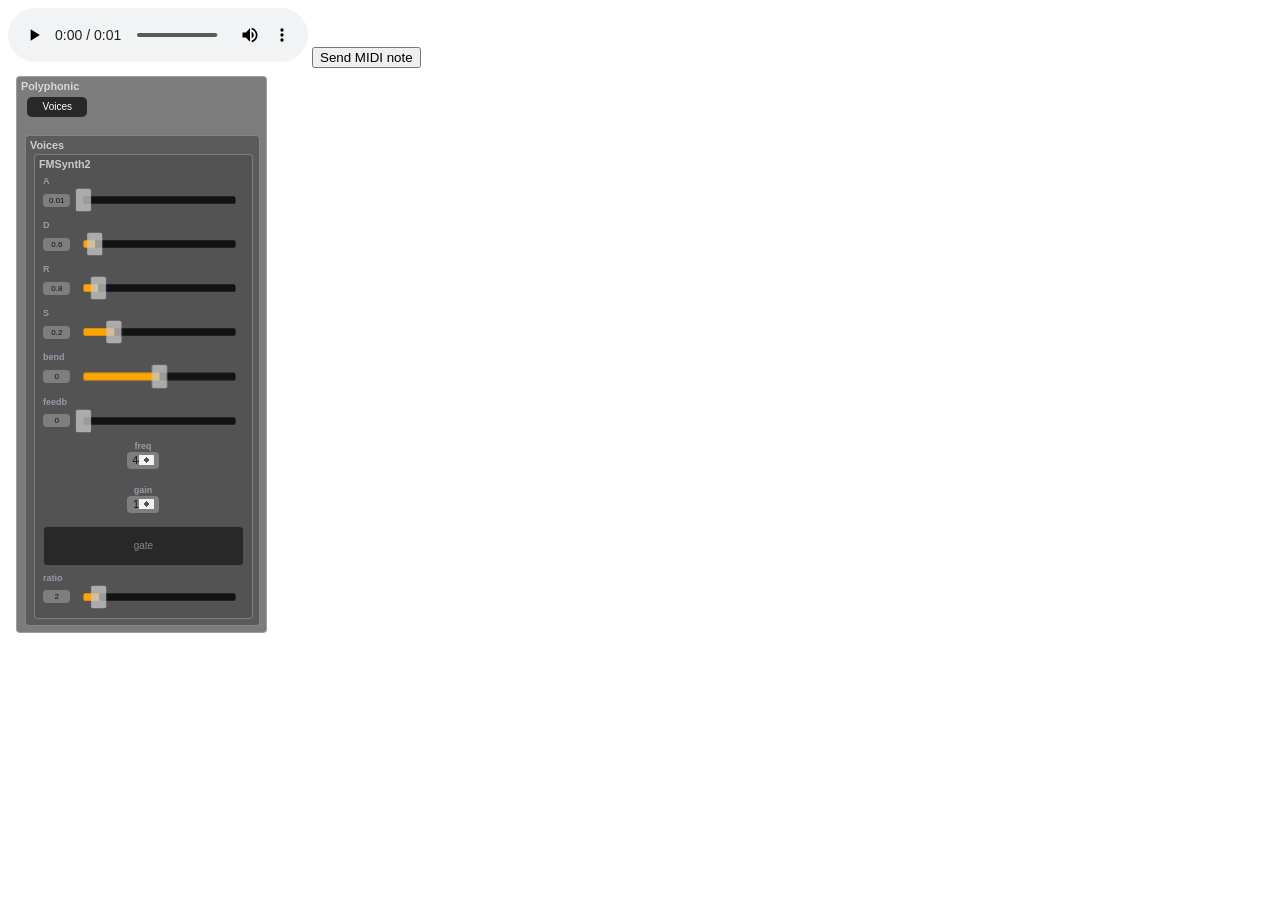
<file: fm/host/index.html>
<html lang="en">
<head>
    <meta charset="UTF-8" />
    <meta name="viewport" content="width=device-width, initial-scale=1.0" />
    <title>Simple host that loads a WAM plugin</title>
</head>

<body>
    <main>
        <audio id="player" src="./sample.mp3" controls loop crossOrigin="anonymous"></audio>
        <button id="send-midi">Send MIDI note</button>
        <div id="mount"></div>
    </main>
    <script type="module" src="index.js"></script>
</body>
</file>
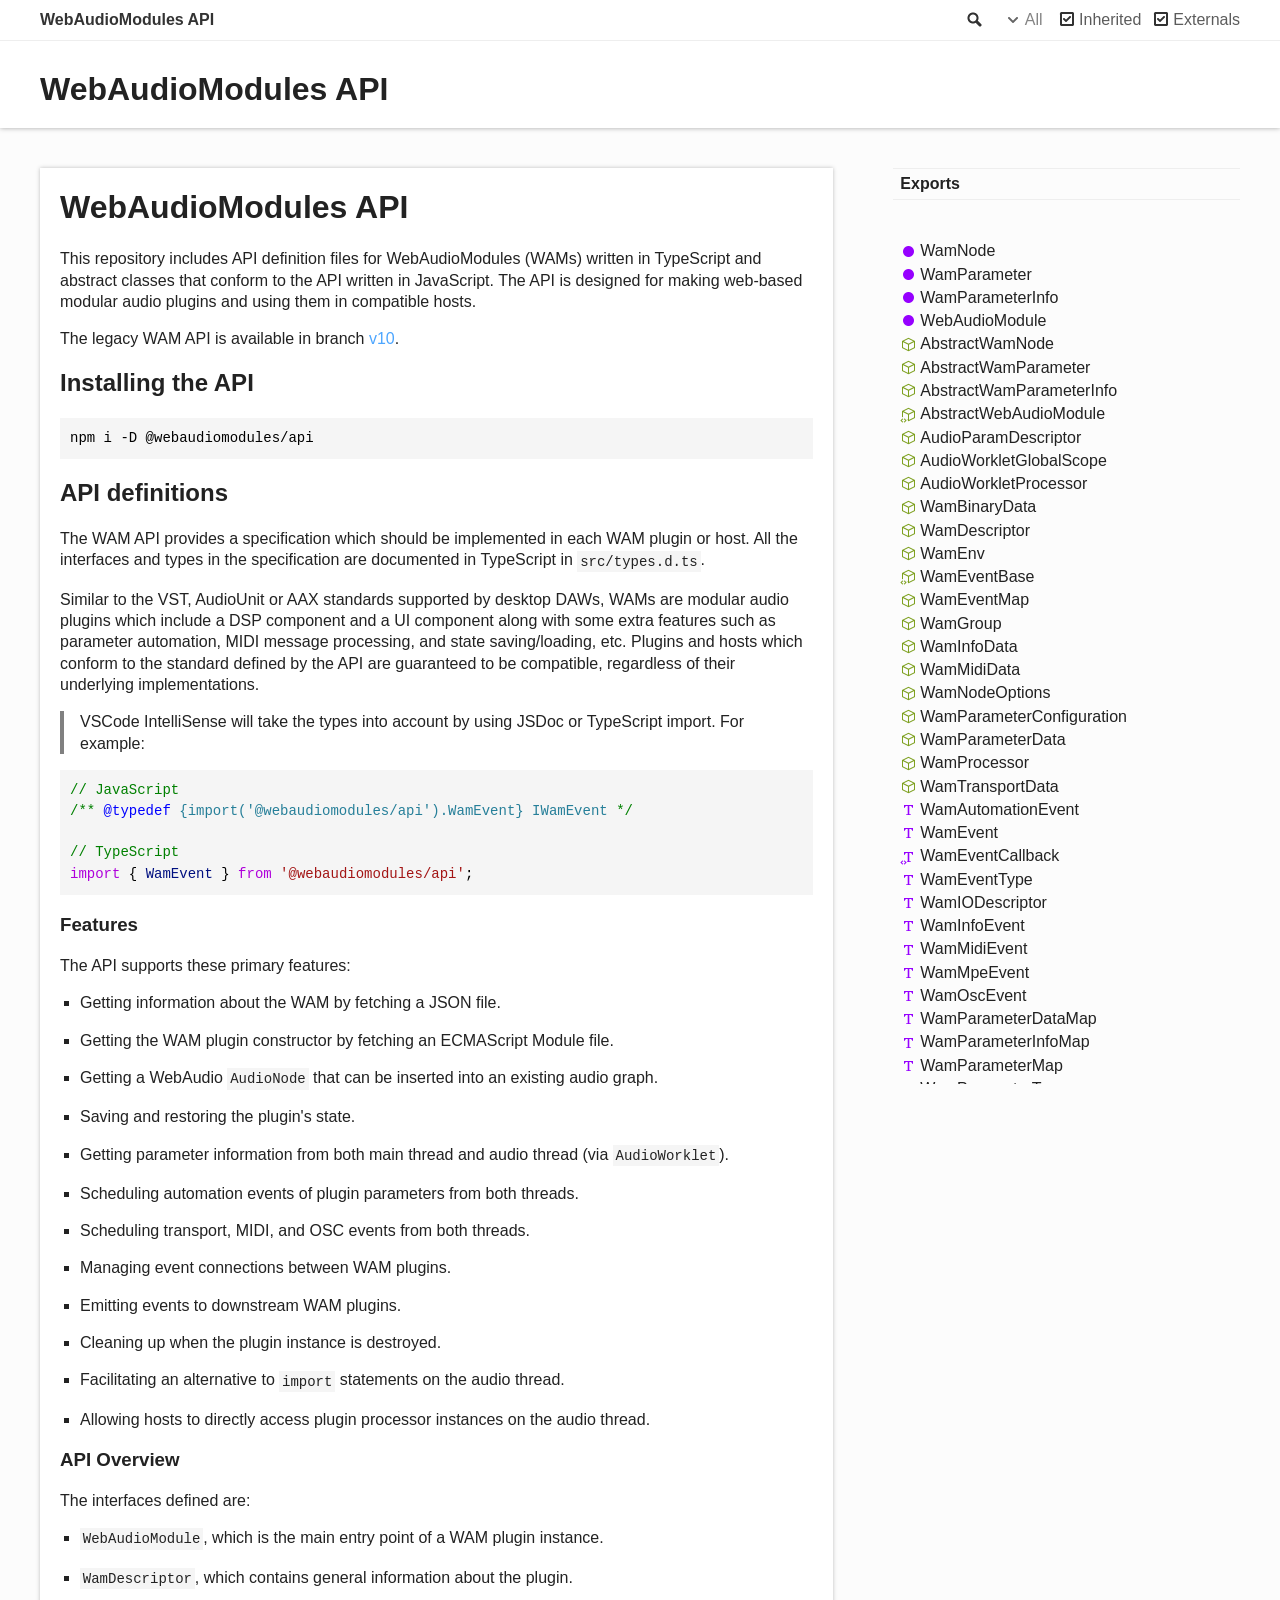
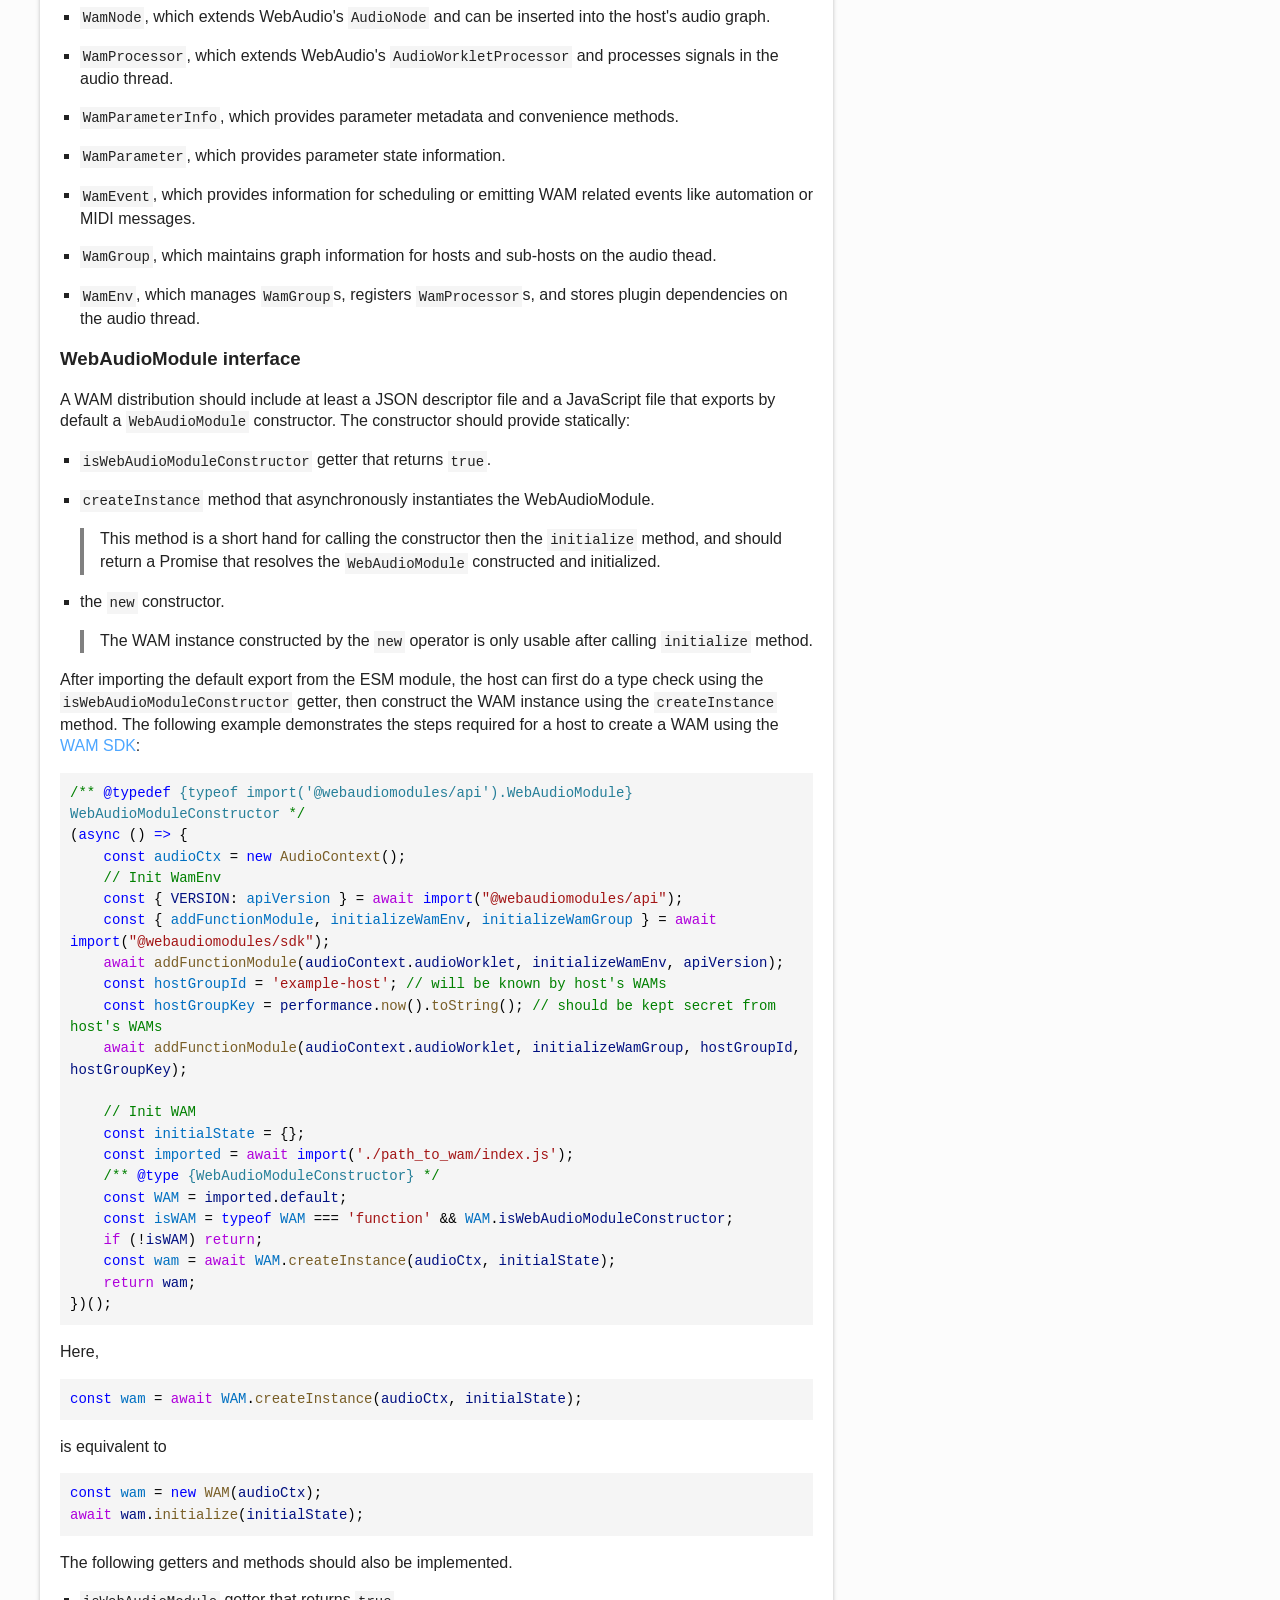
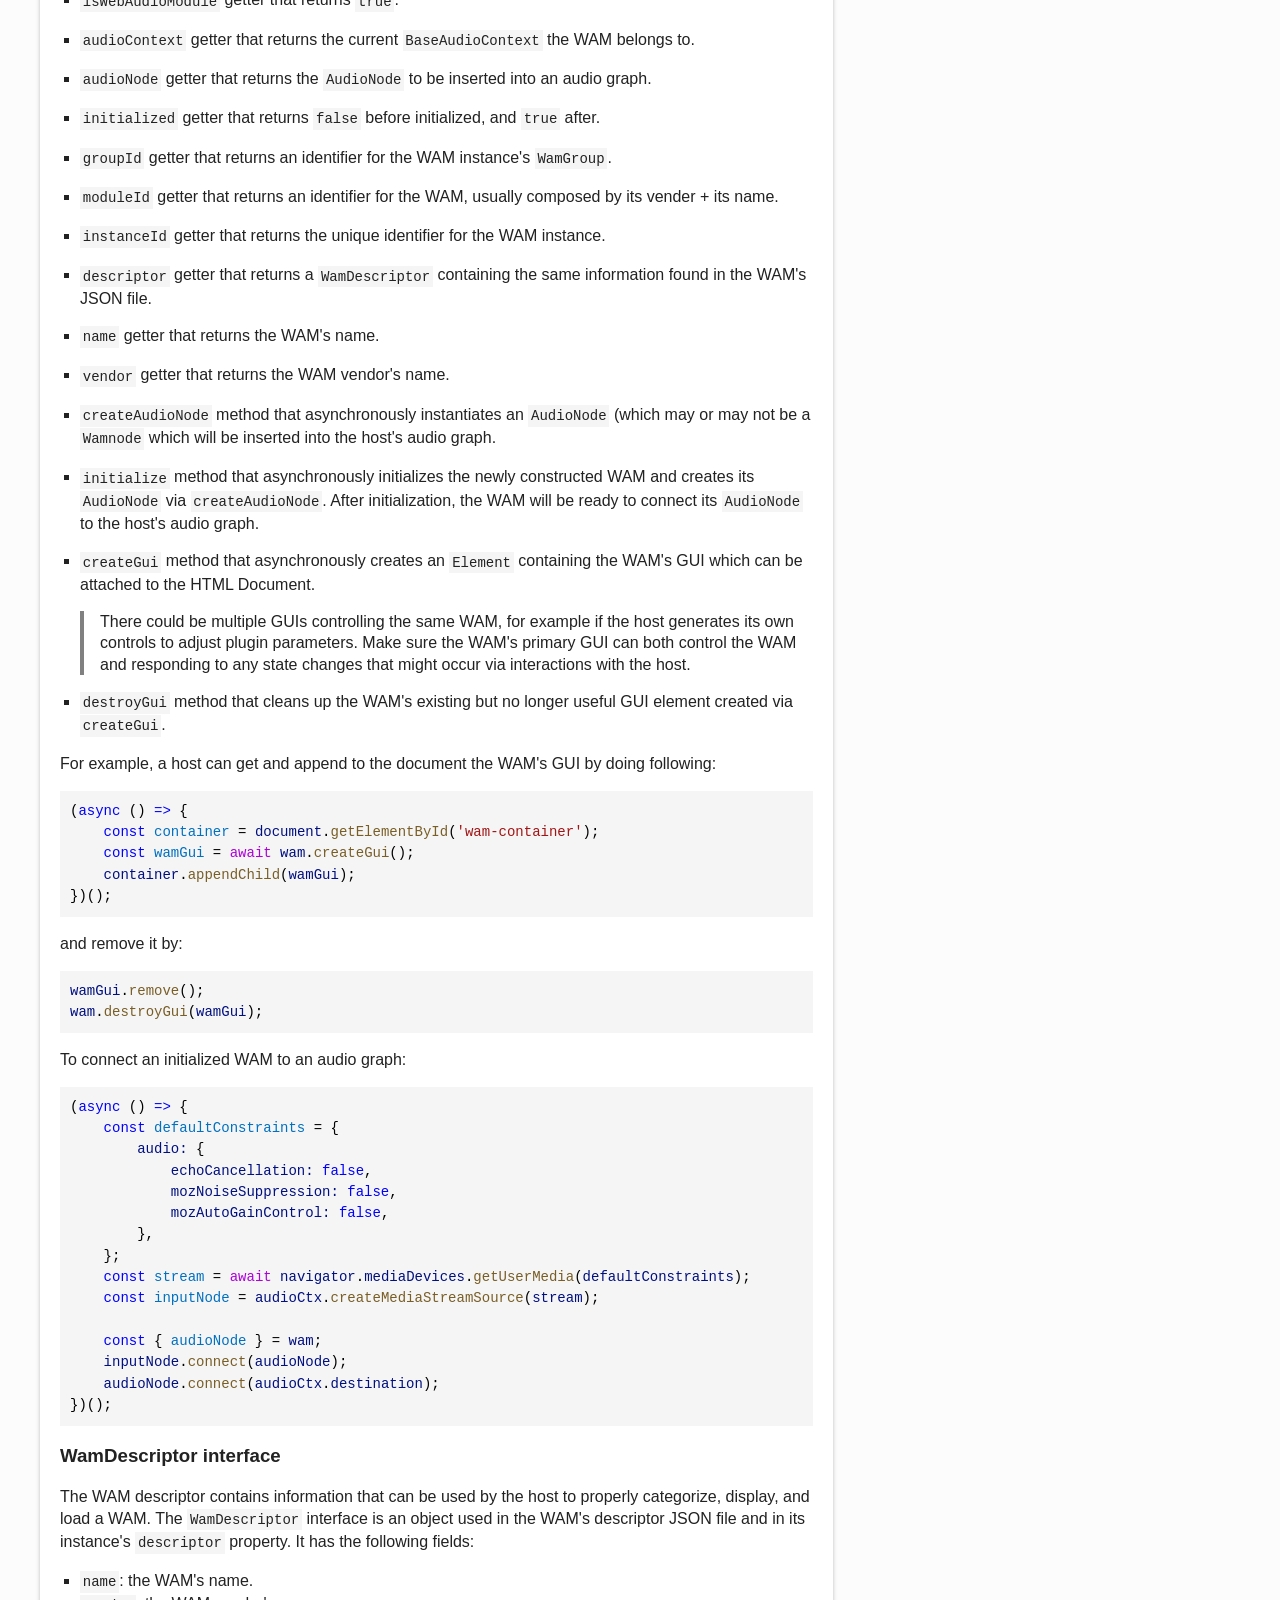
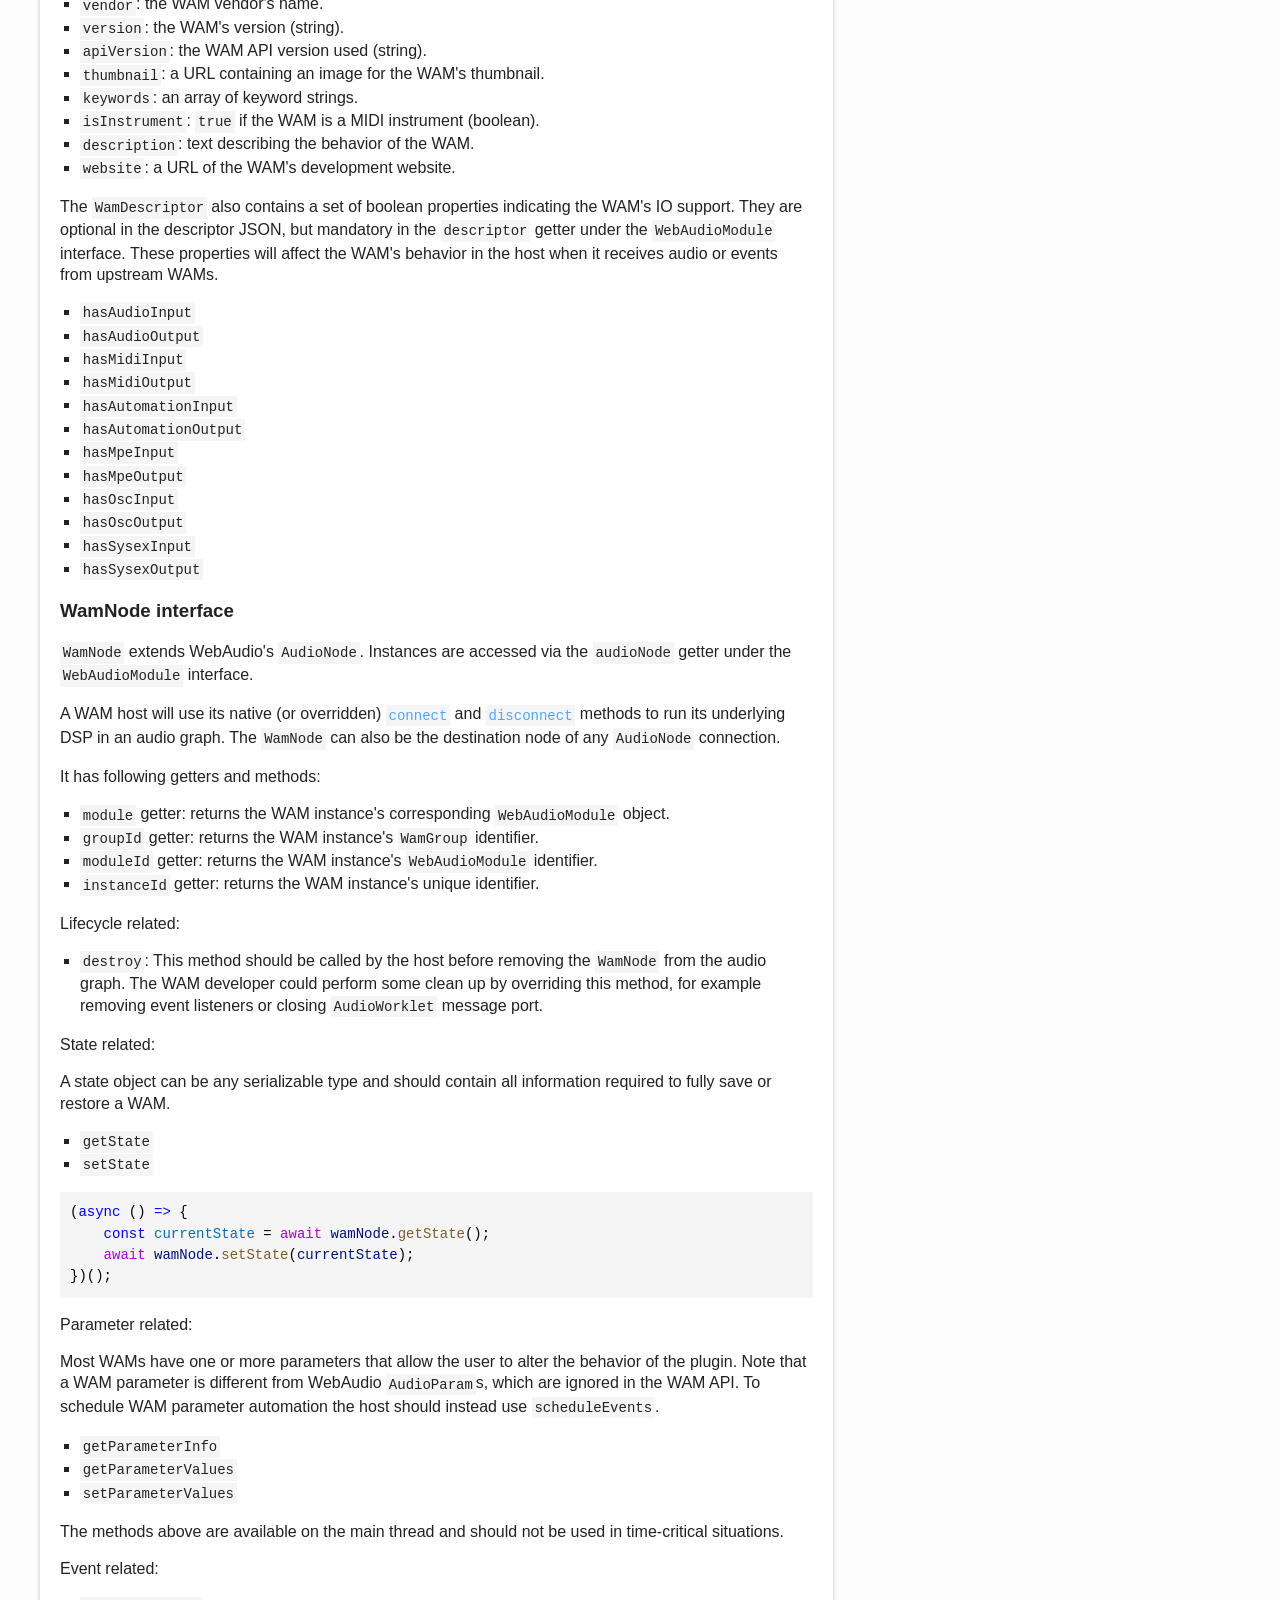
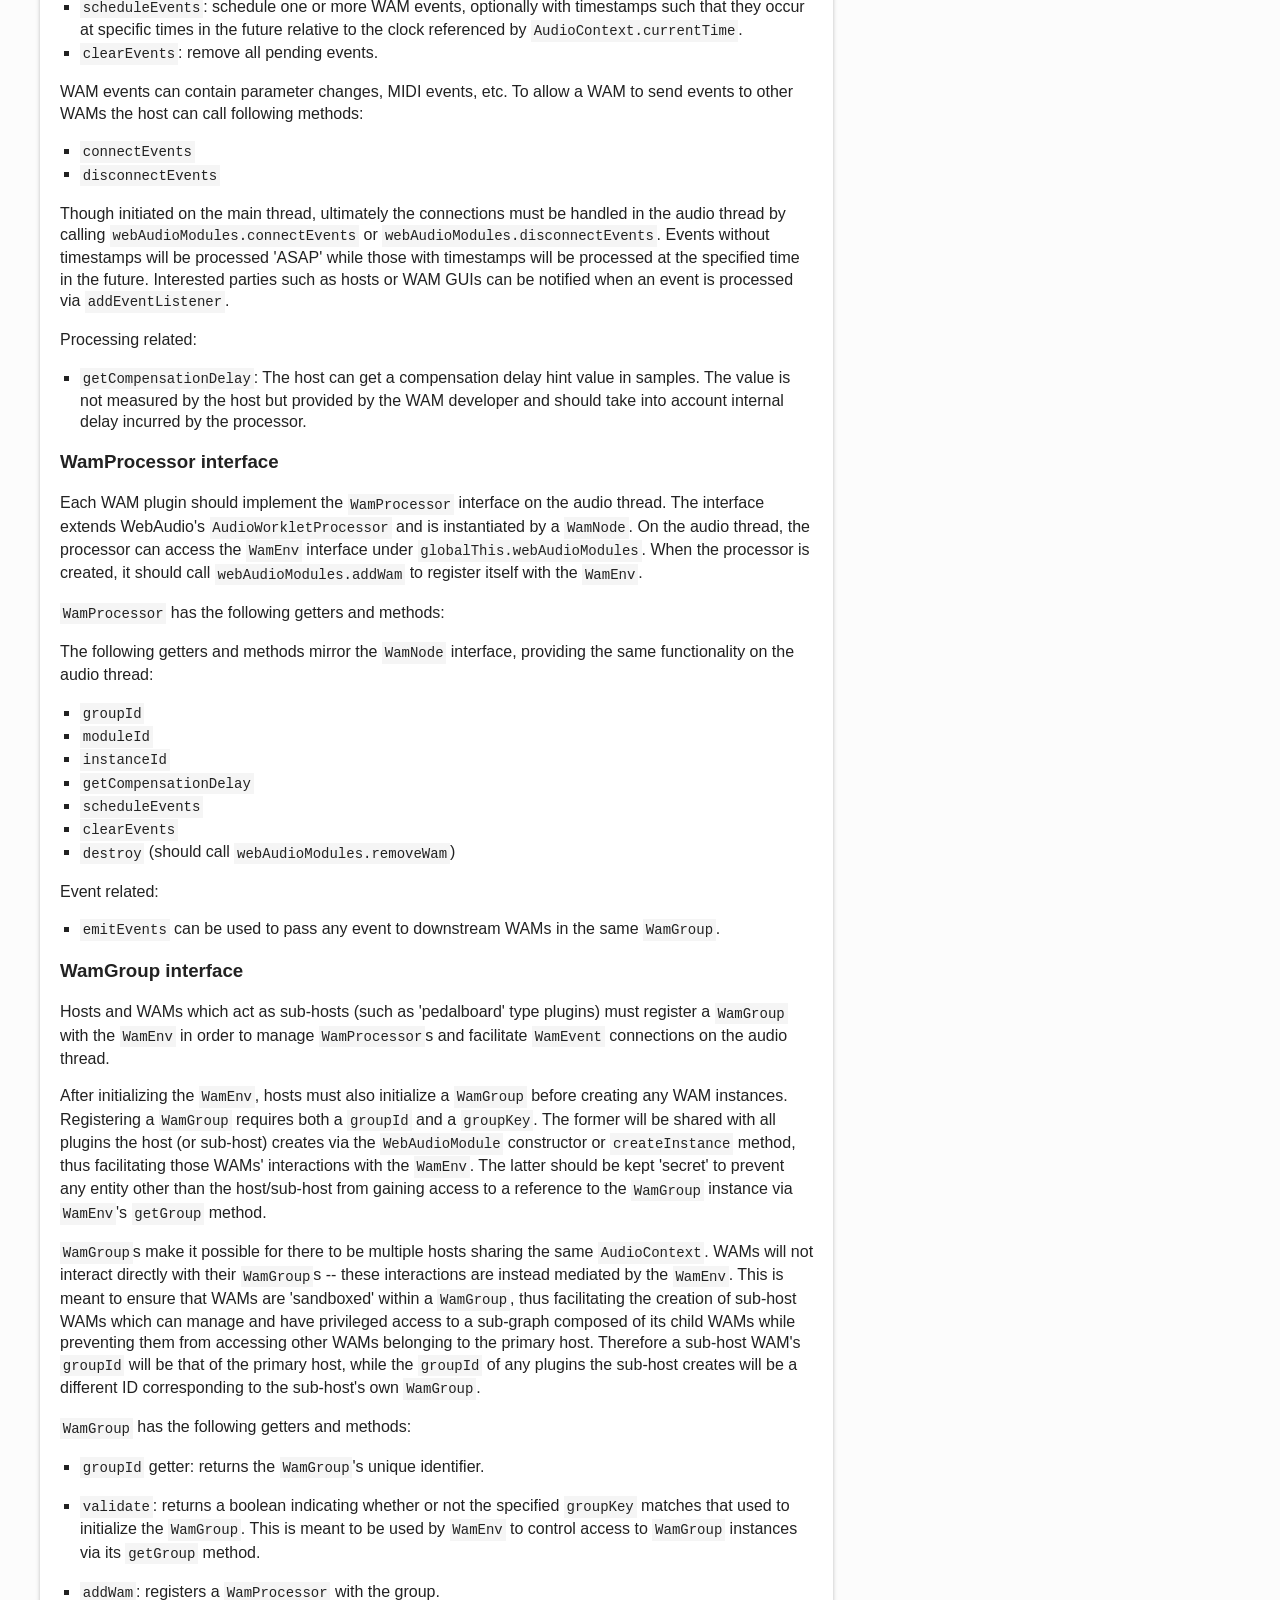
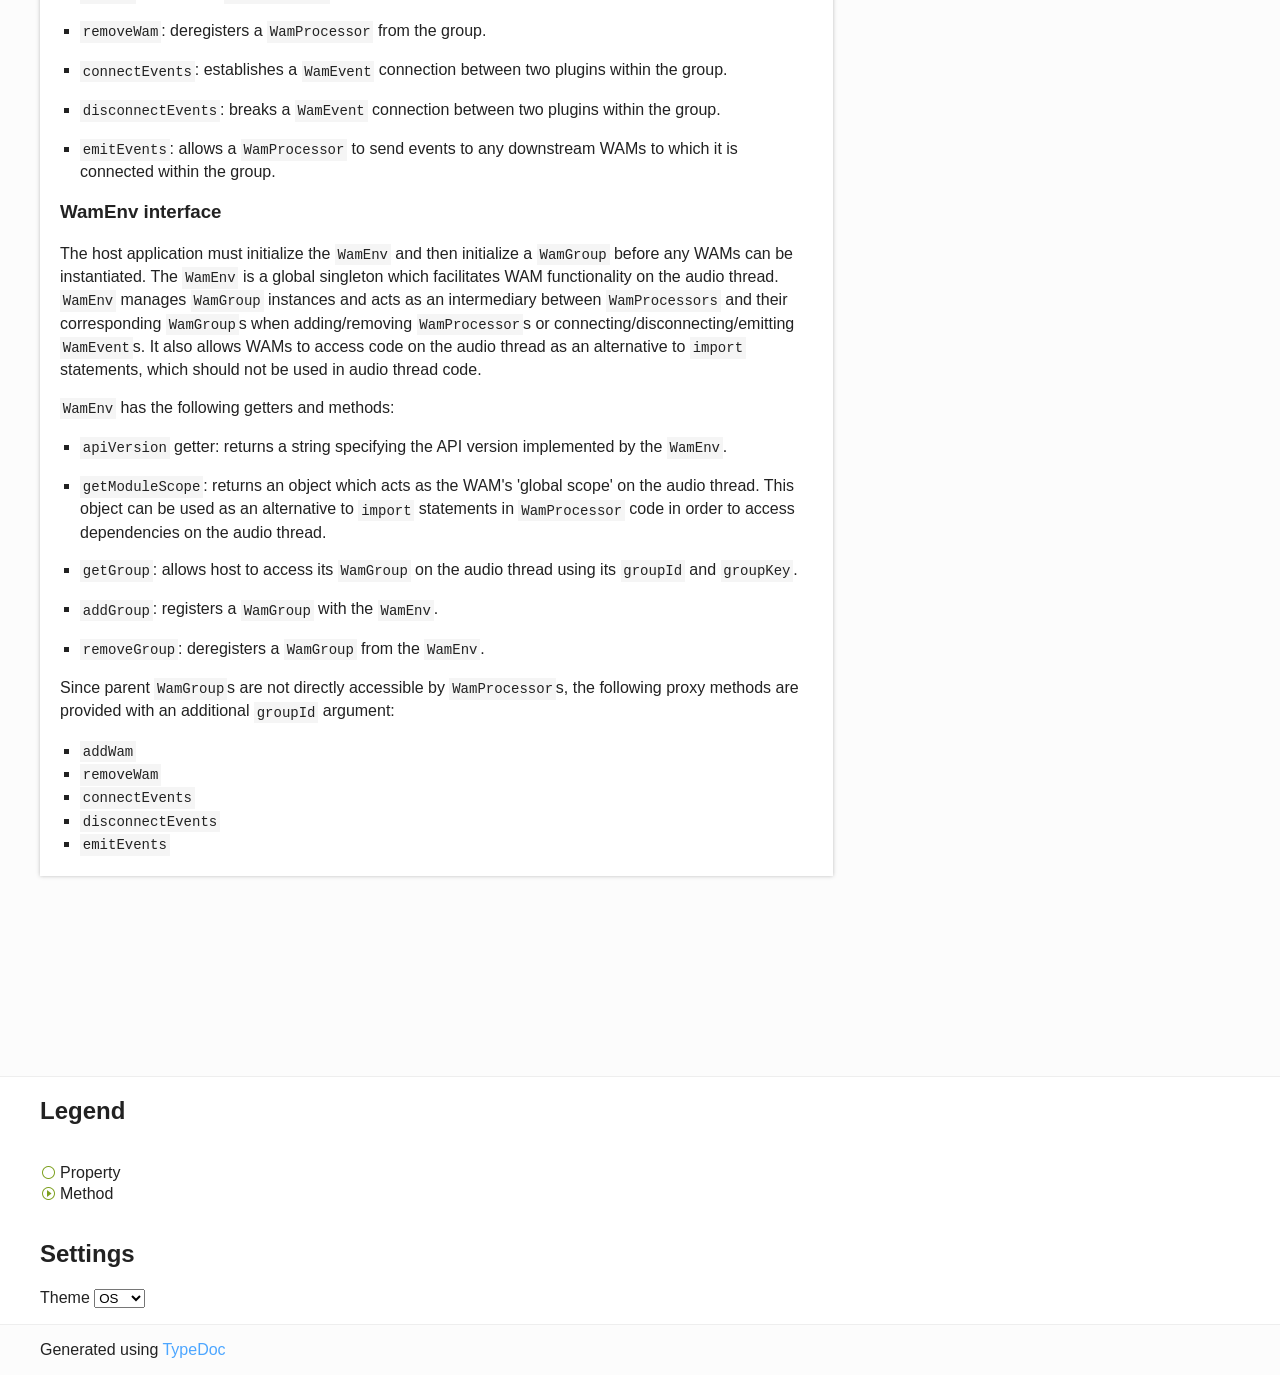
<file: api/docs/typedoc/index.html>
<!DOCTYPE html><html class="default"><head><meta charSet="utf-8"/><meta http-equiv="x-ua-compatible" content="IE=edge"/><title>WebAudioModules API</title><meta name="description" content="Documentation for WebAudioModules API"/><meta name="viewport" content="width=device-width, initial-scale=1"/><link rel="stylesheet" href="assets/style.css"/><link rel="stylesheet" href="assets/highlight.css"/><script async src="assets/search.js" id="search-script"></script></head><body><script>document.body.classList.add(localStorage.getItem("tsd-theme") || "os")</script><header><div class="tsd-page-toolbar"><div class="container"><div class="table-wrap"><div class="table-cell" id="tsd-search" data-base="."><div class="field"><label for="tsd-search-field" class="tsd-widget search no-caption">Search</label><input type="text" id="tsd-search-field"/></div><ul class="results"><li class="state loading">Preparing search index...</li><li class="state failure">The search index is not available</li></ul><a href="index.html" class="title">WebAudioModules API</a></div><div class="table-cell" id="tsd-widgets"><div id="tsd-filter"><a href="#" class="tsd-widget options no-caption" data-toggle="options">Options</a><div class="tsd-filter-group"><div class="tsd-select" id="tsd-filter-visibility"><span class="tsd-select-label">All</span><ul class="tsd-select-list"><li data-value="public">Public</li><li data-value="protected">Public/Protected</li><li data-value="private" class="selected">All</li></ul></div> <input type="checkbox" id="tsd-filter-inherited" checked/><label class="tsd-widget" for="tsd-filter-inherited">Inherited</label><input type="checkbox" id="tsd-filter-externals" checked/><label class="tsd-widget" for="tsd-filter-externals">Externals</label></div></div><a href="#" class="tsd-widget menu no-caption" data-toggle="menu">Menu</a></div></div></div></div><div class="tsd-page-title"><div class="container"><h1>WebAudioModules API </h1></div></div></header><div class="container container-main"><div class="row"><div class="col-8 col-content"><div class="tsd-panel tsd-typography">
<a href="#webaudiomodules-api" id="webaudiomodules-api" style="color: inherit; text-decoration: none;">
  <h1>WebAudioModules API</h1>
</a>
<p>This repository includes API definition files for WebAudioModules (WAMs) written in TypeScript and abstract classes that conform to the API written in JavaScript. The API is designed for making web-based modular audio plugins and using them in compatible hosts.</p>
<p>The legacy WAM API is available in branch <a href="https://github.com/webaudiomodules/api/tree/v10">v10</a>.</p>

<a href="#installing-the-api" id="installing-the-api" style="color: inherit; text-decoration: none;">
  <h2>Installing the API</h2>
</a>
<pre><code class="language-Bash"><span class="hl-0">npm i -D @webaudiomodules/api</span>
</code></pre>

<a href="#api-definitions" id="api-definitions" style="color: inherit; text-decoration: none;">
  <h2>API definitions</h2>
</a>
<p>The WAM API provides a specification which should be implemented in each WAM plugin or host. All the interfaces and types in the specification are documented in TypeScript in <code>src/types.d.ts</code>.</p>
<p>Similar to the VST, AudioUnit or AAX standards supported by desktop DAWs, WAMs are modular audio plugins which include a DSP component and a UI component along with some extra features such as parameter automation, MIDI message processing, and state saving/loading, etc. Plugins and hosts which conform to the standard defined by the API are guaranteed to be compatible, regardless of their underlying implementations.</p>
<blockquote>
<p>VSCode IntelliSense will take the types into account by using JSDoc or TypeScript import. For example:</p>
</blockquote>
<pre><code class="language-JavaScript"><span class="hl-1">// JavaScript</span><br/><span class="hl-1">/** </span><span class="hl-2">@typedef</span><span class="hl-1"> </span><span class="hl-3">{import(&#39;@webaudiomodules/api&#39;).WamEvent}</span><span class="hl-1"> </span><span class="hl-3">IWamEvent</span><span class="hl-1"> */</span>
</code></pre>
<pre><code class="language-TypeScript"><span class="hl-1">// TypeScript</span><br/><span class="hl-4">import</span><span class="hl-0"> { </span><span class="hl-5">WamEvent</span><span class="hl-0"> } </span><span class="hl-4">from</span><span class="hl-0"> </span><span class="hl-6">&#39;@webaudiomodules/api&#39;</span><span class="hl-0">;</span>
</code></pre>

<a href="#features" id="features" style="color: inherit; text-decoration: none;">
  <h3>Features</h3>
</a>
<p>The API supports these primary features:</p>
<ul>
<li><p>Getting information about the WAM by fetching a JSON file.</p>
</li>
<li><p>Getting the WAM plugin constructor by fetching an ECMAScript Module file.</p>
</li>
<li><p>Getting a WebAudio <code>AudioNode</code> that can be inserted into an existing audio graph.</p>
</li>
<li><p>Saving and restoring the plugin&#39;s state.</p>
</li>
<li><p>Getting parameter information from both main thread and audio thread (via <code>AudioWorklet</code>).</p>
</li>
<li><p>Scheduling automation events of plugin parameters from both threads.</p>
</li>
<li><p>Scheduling transport, MIDI, and OSC events from both threads.</p>
</li>
<li><p>Managing event connections between WAM plugins.</p>
</li>
<li><p>Emitting events to downstream WAM plugins.</p>
</li>
<li><p>Cleaning up when the plugin instance is destroyed.</p>
</li>
<li><p>Facilitating an alternative to <code>import</code> statements on the audio thread.</p>
</li>
<li><p>Allowing hosts to directly access plugin processor instances on the audio thread.</p>
</li>
</ul>

<a href="#api-overview" id="api-overview" style="color: inherit; text-decoration: none;">
  <h3>API Overview</h3>
</a>
<p>The interfaces defined are: </p>
<ul>
<li><p><code>WebAudioModule</code>, which is the main entry point of a WAM plugin instance.</p>
</li>
<li><p><code>WamDescriptor</code>, which contains general information about the plugin.</p>
</li>
<li><p><code>WamNode</code>, which extends WebAudio&#39;s <code>AudioNode</code> and can be inserted into the host&#39;s audio graph.</p>
</li>
<li><p><code>WamProcessor</code>, which extends WebAudio&#39;s <code>AudioWorkletProcessor</code> and processes signals in the audio thread.</p>
</li>
<li><p><code>WamParameterInfo</code>, which provides parameter metadata and convenience methods.</p>
</li>
<li><p><code>WamParameter</code>, which provides parameter state information.</p>
</li>
<li><p><code>WamEvent</code>, which provides information for scheduling or emitting WAM related events like automation or MIDI messages.</p>
</li>
<li><p><code>WamGroup</code>, which maintains graph information for hosts and sub-hosts on the audio thead.</p>
</li>
<li><p><code>WamEnv</code>, which manages <code>WamGroup</code>s, registers <code>WamProcessor</code>s, and stores plugin dependencies on the audio thread.</p>
</li>
</ul>

<a href="#webaudiomodule-interface" id="webaudiomodule-interface" style="color: inherit; text-decoration: none;">
  <h3>WebAudioModule interface</h3>
</a>
<p>A WAM distribution should include at least a JSON descriptor file and a JavaScript file that exports by default a <code>WebAudioModule</code> constructor. The constructor should provide statically:</p>
<ul>
<li><p><code>isWebAudioModuleConstructor</code> getter that returns <code>true</code>.</p>
</li>
<li><p><code>createInstance</code> method that asynchronously instantiates the WebAudioModule.</p>
<blockquote>
<p>This method is a short hand for calling the constructor then the <code>initialize</code> method, and should return a Promise that resolves the <code>WebAudioModule</code> constructed and initialized.</p>
</blockquote>
</li>
<li><p>the <code>new</code> constructor.</p>
<blockquote>
<p>The WAM instance constructed by the <code>new</code> operator is only usable after calling <code>initialize</code> method.</p>
</blockquote>
</li>
</ul>
<p>After importing the default export from the ESM module, the host can first do a type check using the <code>isWebAudioModuleConstructor</code> getter, then construct the WAM instance using the <code>createInstance</code> method. The following example demonstrates the steps required for a host to create a WAM using the <a href="https://github.com/webaudiomodules/sdk">WAM SDK</a>:</p>
<pre><code class="language-JavaScript"><span class="hl-1">/** </span><span class="hl-2">@typedef</span><span class="hl-1"> </span><span class="hl-3">{typeof import(&#39;@webaudiomodules/api&#39;).WebAudioModule}</span><span class="hl-1"> </span><span class="hl-3">WebAudioModuleConstructor</span><span class="hl-1"> */</span><br/><span class="hl-0">(</span><span class="hl-2">async</span><span class="hl-0"> () </span><span class="hl-2">=&gt;</span><span class="hl-0"> {</span><br/><span class="hl-0">    </span><span class="hl-2">const</span><span class="hl-0"> </span><span class="hl-7">audioCtx</span><span class="hl-0"> = </span><span class="hl-2">new</span><span class="hl-0"> </span><span class="hl-8">AudioContext</span><span class="hl-0">();</span><br/><span class="hl-0">    </span><span class="hl-1">// Init WamEnv</span><br/><span class="hl-0">    </span><span class="hl-2">const</span><span class="hl-0"> { </span><span class="hl-5">VERSION</span><span class="hl-0">: </span><span class="hl-7">apiVersion</span><span class="hl-0"> } = </span><span class="hl-4">await</span><span class="hl-0"> </span><span class="hl-2">import</span><span class="hl-0">(</span><span class="hl-6">&quot;@webaudiomodules/api&quot;</span><span class="hl-0">);</span><br/><span class="hl-0">    </span><span class="hl-2">const</span><span class="hl-0"> { </span><span class="hl-7">addFunctionModule</span><span class="hl-0">, </span><span class="hl-7">initializeWamEnv</span><span class="hl-0">, </span><span class="hl-7">initializeWamGroup</span><span class="hl-0"> } = </span><span class="hl-4">await</span><span class="hl-0"> </span><span class="hl-2">import</span><span class="hl-0">(</span><span class="hl-6">&quot;@webaudiomodules/sdk&quot;</span><span class="hl-0">);</span><br/><span class="hl-0">    </span><span class="hl-4">await</span><span class="hl-0"> </span><span class="hl-8">addFunctionModule</span><span class="hl-0">(</span><span class="hl-5">audioContext</span><span class="hl-0">.</span><span class="hl-5">audioWorklet</span><span class="hl-0">, </span><span class="hl-5">initializeWamEnv</span><span class="hl-0">, </span><span class="hl-5">apiVersion</span><span class="hl-0">);</span><br/><span class="hl-0">    </span><span class="hl-2">const</span><span class="hl-0"> </span><span class="hl-7">hostGroupId</span><span class="hl-0"> = </span><span class="hl-6">&#39;example-host&#39;</span><span class="hl-0">; </span><span class="hl-1">// will be known by host&#39;s WAMs</span><br/><span class="hl-0">    </span><span class="hl-2">const</span><span class="hl-0"> </span><span class="hl-7">hostGroupKey</span><span class="hl-0"> = </span><span class="hl-5">performance</span><span class="hl-0">.</span><span class="hl-8">now</span><span class="hl-0">().</span><span class="hl-8">toString</span><span class="hl-0">(); </span><span class="hl-1">// should be kept secret from host&#39;s WAMs</span><br/><span class="hl-0">    </span><span class="hl-4">await</span><span class="hl-0"> </span><span class="hl-8">addFunctionModule</span><span class="hl-0">(</span><span class="hl-5">audioContext</span><span class="hl-0">.</span><span class="hl-5">audioWorklet</span><span class="hl-0">, </span><span class="hl-5">initializeWamGroup</span><span class="hl-0">, </span><span class="hl-5">hostGroupId</span><span class="hl-0">, </span><span class="hl-5">hostGroupKey</span><span class="hl-0">);</span><br/><br/><span class="hl-0">    </span><span class="hl-1">// Init WAM</span><br/><span class="hl-0">    </span><span class="hl-2">const</span><span class="hl-0"> </span><span class="hl-7">initialState</span><span class="hl-0"> = {};</span><br/><span class="hl-0">    </span><span class="hl-2">const</span><span class="hl-0"> </span><span class="hl-7">imported</span><span class="hl-0"> = </span><span class="hl-4">await</span><span class="hl-0"> </span><span class="hl-2">import</span><span class="hl-0">(</span><span class="hl-6">&#39;./path_to_wam/index.js&#39;</span><span class="hl-0">);</span><br/><span class="hl-0">    </span><span class="hl-1">/** </span><span class="hl-2">@type</span><span class="hl-1"> </span><span class="hl-3">{WebAudioModuleConstructor}</span><span class="hl-1"> */</span><br/><span class="hl-0">    </span><span class="hl-2">const</span><span class="hl-0"> </span><span class="hl-7">WAM</span><span class="hl-0"> = </span><span class="hl-5">imported</span><span class="hl-0">.</span><span class="hl-5">default</span><span class="hl-0">;</span><br/><span class="hl-0">    </span><span class="hl-2">const</span><span class="hl-0"> </span><span class="hl-7">isWAM</span><span class="hl-0"> = </span><span class="hl-2">typeof</span><span class="hl-0"> </span><span class="hl-7">WAM</span><span class="hl-0"> === </span><span class="hl-6">&#39;function&#39;</span><span class="hl-0"> &amp;&amp; </span><span class="hl-7">WAM</span><span class="hl-0">.</span><span class="hl-5">isWebAudioModuleConstructor</span><span class="hl-0">;</span><br/><span class="hl-0">    </span><span class="hl-4">if</span><span class="hl-0"> (!</span><span class="hl-5">isWAM</span><span class="hl-0">) </span><span class="hl-4">return</span><span class="hl-0">;</span><br/><span class="hl-0">    </span><span class="hl-2">const</span><span class="hl-0"> </span><span class="hl-7">wam</span><span class="hl-0"> = </span><span class="hl-4">await</span><span class="hl-0"> </span><span class="hl-7">WAM</span><span class="hl-0">.</span><span class="hl-8">createInstance</span><span class="hl-0">(</span><span class="hl-5">audioCtx</span><span class="hl-0">, </span><span class="hl-5">initialState</span><span class="hl-0">);</span><br/><span class="hl-0">    </span><span class="hl-4">return</span><span class="hl-0"> </span><span class="hl-5">wam</span><span class="hl-0">;</span><br/><span class="hl-0">})();</span>
</code></pre>
<p>Here, </p>
<pre><code class="language-JavaScript"><span class="hl-2">const</span><span class="hl-0"> </span><span class="hl-7">wam</span><span class="hl-0"> = </span><span class="hl-4">await</span><span class="hl-0"> </span><span class="hl-7">WAM</span><span class="hl-0">.</span><span class="hl-8">createInstance</span><span class="hl-0">(</span><span class="hl-5">audioCtx</span><span class="hl-0">, </span><span class="hl-5">initialState</span><span class="hl-0">);</span>
</code></pre>
<p>is equivalent to </p>
<pre><code class="language-JavaScript"><span class="hl-2">const</span><span class="hl-0"> </span><span class="hl-7">wam</span><span class="hl-0"> = </span><span class="hl-2">new</span><span class="hl-0"> </span><span class="hl-8">WAM</span><span class="hl-0">(</span><span class="hl-5">audioCtx</span><span class="hl-0">);</span><br/><span class="hl-4">await</span><span class="hl-0"> </span><span class="hl-5">wam</span><span class="hl-0">.</span><span class="hl-8">initialize</span><span class="hl-0">(</span><span class="hl-5">initialState</span><span class="hl-0">);</span>
</code></pre>
<p>The following getters and methods should also be implemented.</p>
<ul>
<li><p><code>isWebAudioModule</code> getter that returns <code>true</code>.</p>
</li>
<li><p><code>audioContext</code> getter that returns the current <code>BaseAudioContext</code> the WAM belongs to.</p>
</li>
<li><p><code>audioNode</code> getter that returns the <code>AudioNode</code> to be inserted into an audio graph.</p>
</li>
<li><p><code>initialized</code> getter that returns <code>false</code> before initialized, and <code>true</code> after.</p>
</li>
<li><p><code>groupId</code> getter that returns an identifier for the WAM instance&#39;s <code>WamGroup</code>.</p>
</li>
<li><p><code>moduleId</code> getter that returns an identifier for the WAM, usually composed by its vender + its name.</p>
</li>
<li><p><code>instanceId</code> getter that returns the unique identifier for the WAM instance.</p>
</li>
<li><p><code>descriptor</code> getter that returns a <code>WamDescriptor</code> containing the same information found in the WAM&#39;s JSON file.</p>
</li>
<li><p><code>name</code> getter that returns the WAM&#39;s name.</p>
</li>
<li><p><code>vendor</code> getter that returns the WAM vendor&#39;s name.</p>
</li>
<li><p><code>createAudioNode</code> method that asynchronously instantiates an <code>AudioNode</code> (which may or may not be a <code>Wamnode</code> which will be inserted into the host&#39;s audio graph. </p>
</li>
<li><p><code>initialize</code> method that asynchronously initializes the newly constructed WAM and creates its <code>AudioNode</code> via <code>createAudioNode</code>. After initialization, the WAM will be ready to connect its <code>AudioNode</code> to the host&#39;s audio graph.</p>
</li>
<li><p><code>createGui</code> method that asynchronously creates an <code>Element</code> containing the WAM&#39;s GUI which can be attached to the HTML Document.</p>
<blockquote>
<p>There could be multiple GUIs controlling the same WAM, for example if the host generates its own controls to adjust plugin parameters. Make sure the WAM&#39;s primary GUI can both control the WAM and responding to any state changes that might occur via interactions with the host.</p>
</blockquote>
</li>
<li><p><code>destroyGui</code> method that cleans up the WAM&#39;s existing but no longer useful GUI element created via <code>createGui</code>.</p>
</li>
</ul>
<p>For example, a host can get and append to the document the WAM&#39;s GUI by doing following:</p>
<pre><code class="language-JavaScript"><span class="hl-0">(</span><span class="hl-2">async</span><span class="hl-0"> () </span><span class="hl-2">=&gt;</span><span class="hl-0"> {</span><br/><span class="hl-0">    </span><span class="hl-2">const</span><span class="hl-0"> </span><span class="hl-7">container</span><span class="hl-0"> = </span><span class="hl-5">document</span><span class="hl-0">.</span><span class="hl-8">getElementById</span><span class="hl-0">(</span><span class="hl-6">&#39;wam-container&#39;</span><span class="hl-0">);</span><br/><span class="hl-0">    </span><span class="hl-2">const</span><span class="hl-0"> </span><span class="hl-7">wamGui</span><span class="hl-0"> = </span><span class="hl-4">await</span><span class="hl-0"> </span><span class="hl-5">wam</span><span class="hl-0">.</span><span class="hl-8">createGui</span><span class="hl-0">();</span><br/><span class="hl-0">    </span><span class="hl-5">container</span><span class="hl-0">.</span><span class="hl-8">appendChild</span><span class="hl-0">(</span><span class="hl-5">wamGui</span><span class="hl-0">);</span><br/><span class="hl-0">})();</span>
</code></pre>
<p>and remove it by:</p>
<pre><code class="language-JavaScript"><span class="hl-5">wamGui</span><span class="hl-0">.</span><span class="hl-8">remove</span><span class="hl-0">();</span><br/><span class="hl-5">wam</span><span class="hl-0">.</span><span class="hl-8">destroyGui</span><span class="hl-0">(</span><span class="hl-5">wamGui</span><span class="hl-0">);</span>
</code></pre>
<p>To connect an initialized WAM to an audio graph:</p>
<pre><code class="language-JavaScript"><span class="hl-0">(</span><span class="hl-2">async</span><span class="hl-0"> () </span><span class="hl-2">=&gt;</span><span class="hl-0"> {</span><br/><span class="hl-0">    </span><span class="hl-2">const</span><span class="hl-0"> </span><span class="hl-7">defaultConstraints</span><span class="hl-0"> = {</span><br/><span class="hl-0">        </span><span class="hl-5">audio:</span><span class="hl-0"> {</span><br/><span class="hl-0">            </span><span class="hl-5">echoCancellation:</span><span class="hl-0"> </span><span class="hl-2">false</span><span class="hl-0">,</span><br/><span class="hl-0">            </span><span class="hl-5">mozNoiseSuppression:</span><span class="hl-0"> </span><span class="hl-2">false</span><span class="hl-0">,</span><br/><span class="hl-0">            </span><span class="hl-5">mozAutoGainControl:</span><span class="hl-0"> </span><span class="hl-2">false</span><span class="hl-0">,</span><br/><span class="hl-0">        },</span><br/><span class="hl-0">    };</span><br/><span class="hl-0">    </span><span class="hl-2">const</span><span class="hl-0"> </span><span class="hl-7">stream</span><span class="hl-0"> = </span><span class="hl-4">await</span><span class="hl-0"> </span><span class="hl-5">navigator</span><span class="hl-0">.</span><span class="hl-5">mediaDevices</span><span class="hl-0">.</span><span class="hl-8">getUserMedia</span><span class="hl-0">(</span><span class="hl-5">defaultConstraints</span><span class="hl-0">);</span><br/><span class="hl-0">    </span><span class="hl-2">const</span><span class="hl-0"> </span><span class="hl-7">inputNode</span><span class="hl-0"> = </span><span class="hl-5">audioCtx</span><span class="hl-0">.</span><span class="hl-8">createMediaStreamSource</span><span class="hl-0">(</span><span class="hl-5">stream</span><span class="hl-0">);</span><br/><br/><span class="hl-0">    </span><span class="hl-2">const</span><span class="hl-0"> { </span><span class="hl-7">audioNode</span><span class="hl-0"> } = </span><span class="hl-5">wam</span><span class="hl-0">;</span><br/><span class="hl-0">    </span><span class="hl-5">inputNode</span><span class="hl-0">.</span><span class="hl-8">connect</span><span class="hl-0">(</span><span class="hl-5">audioNode</span><span class="hl-0">);</span><br/><span class="hl-0">    </span><span class="hl-5">audioNode</span><span class="hl-0">.</span><span class="hl-8">connect</span><span class="hl-0">(</span><span class="hl-5">audioCtx</span><span class="hl-0">.</span><span class="hl-5">destination</span><span class="hl-0">);</span><br/><span class="hl-0">})();</span>
</code></pre>

<a href="#wamdescriptor-interface" id="wamdescriptor-interface" style="color: inherit; text-decoration: none;">
  <h3>WamDescriptor interface</h3>
</a>
<p>The WAM descriptor contains information that can be used by the host to properly categorize, display, and load a WAM. The <code>WamDescriptor</code> interface is an object used in the WAM&#39;s descriptor JSON file and in its instance&#39;s <code>descriptor</code> property. It has the following fields:</p>
<ul>
<li><code>name</code>: the WAM&#39;s name.</li>
<li><code>vendor</code>: the WAM vendor&#39;s name.</li>
<li><code>version</code>: the WAM&#39;s version (string).</li>
<li><code>apiVersion</code>: the WAM API version used (string).</li>
<li><code>thumbnail</code>: a URL containing an image for the WAM&#39;s thumbnail.</li>
<li><code>keywords</code>: an array of keyword strings.</li>
<li><code>isInstrument</code>: <code>true</code> if the WAM is a MIDI instrument (boolean).</li>
<li><code>description</code>: text describing the behavior of the WAM.</li>
<li><code>website</code>: a URL of the WAM&#39;s development website.</li>
</ul>
<p>The <code>WamDescriptor</code> also contains a set of boolean properties indicating the WAM&#39;s IO support. They are optional in the descriptor JSON, but mandatory in the <code>descriptor</code> getter under the <code>WebAudioModule</code> interface. These properties will affect the WAM&#39;s behavior in the host when it receives audio or events from upstream WAMs.</p>
<ul>
<li><code>hasAudioInput</code></li>
<li><code>hasAudioOutput</code></li>
<li><code>hasMidiInput</code></li>
<li><code>hasMidiOutput</code></li>
<li><code>hasAutomationInput</code></li>
<li><code>hasAutomationOutput</code></li>
<li><code>hasMpeInput</code></li>
<li><code>hasMpeOutput</code></li>
<li><code>hasOscInput</code></li>
<li><code>hasOscOutput</code></li>
<li><code>hasSysexInput</code></li>
<li><code>hasSysexOutput</code></li>
</ul>

<a href="#wamnode-interface" id="wamnode-interface" style="color: inherit; text-decoration: none;">
  <h3>WamNode interface</h3>
</a>
<p><code>WamNode</code> extends WebAudio&#39;s <code>AudioNode</code>. Instances are accessed via the <code>audioNode</code> getter under the <code>WebAudioModule</code> interface. </p>
<p>A WAM host will use its native (or overridden) <a href="https://www.w3.org/TR/webaudio/#dom-audionode-connect"><code>connect</code></a> and <a href="https://www.w3.org/TR/webaudio/#dom-audionode-disconnect"><code>disconnect</code></a> methods to run its underlying DSP in an audio graph. The <code>WamNode</code> can also be the destination node of any <code>AudioNode</code> connection.</p>
<p>It has following getters and methods:</p>
<ul>
<li><code>module</code> getter: returns the WAM instance&#39;s corresponding <code>WebAudioModule</code> object.</li>
<li><code>groupId</code> getter: returns the WAM instance&#39;s <code>WamGroup</code> identifier.</li>
<li><code>moduleId</code> getter: returns the WAM instance&#39;s <code>WebAudioModule</code> identifier.</li>
<li><code>instanceId</code> getter: returns the WAM instance&#39;s unique identifier.</li>
</ul>
<p>Lifecycle related:</p>
<ul>
<li><code>destroy</code>: This method should be called by the host before removing the <code>WamNode</code> from the audio graph. The WAM developer could perform some clean up by overriding this method, for example removing event listeners or closing <code>AudioWorklet</code> message port.</li>
</ul>
<p>State related:</p>
<p>A state object can be any serializable type and should contain all information required to fully save or restore a WAM. </p>
<ul>
<li><code>getState</code></li>
<li><code>setState</code></li>
</ul>
<pre><code class="language-JavaScript"><span class="hl-0">(</span><span class="hl-2">async</span><span class="hl-0"> () </span><span class="hl-2">=&gt;</span><span class="hl-0"> {</span><br/><span class="hl-0">    </span><span class="hl-2">const</span><span class="hl-0"> </span><span class="hl-7">currentState</span><span class="hl-0"> = </span><span class="hl-4">await</span><span class="hl-0"> </span><span class="hl-5">wamNode</span><span class="hl-0">.</span><span class="hl-8">getState</span><span class="hl-0">();</span><br/><span class="hl-0">    </span><span class="hl-4">await</span><span class="hl-0"> </span><span class="hl-5">wamNode</span><span class="hl-0">.</span><span class="hl-8">setState</span><span class="hl-0">(</span><span class="hl-5">currentState</span><span class="hl-0">);</span><br/><span class="hl-0">})();</span>
</code></pre>
<p>Parameter related:</p>
<p>Most WAMs have one or more parameters that allow the user to alter the behavior of the plugin. Note that a WAM parameter is different from WebAudio <code>AudioParam</code>s, which are ignored in the WAM API. To schedule WAM parameter automation the host should instead use <code>scheduleEvents</code>.</p>
<ul>
<li><code>getParameterInfo</code></li>
<li><code>getParameterValues</code></li>
<li><code>setParameterValues</code></li>
</ul>
<p>The methods above are available on the main thread and should not be used in time-critical situations.</p>
<p>Event related:</p>
<ul>
<li><code>scheduleEvents</code>: schedule one or more WAM events, optionally with timestamps such that they occur at specific times in the future relative to the clock referenced by <code>AudioContext.currentTime</code>.</li>
<li><code>clearEvents</code>: remove all pending events.</li>
</ul>
<p>WAM events can contain parameter changes, MIDI events, etc. To allow a WAM to send events to other WAMs the host can call following methods:</p>
<ul>
<li><code>connectEvents</code></li>
<li><code>disconnectEvents</code></li>
</ul>
<p>Though initiated on the main thread, ultimately the connections must be handled in the audio thread by calling <code>webAudioModules.connectEvents</code> or <code>webAudioModules.disconnectEvents</code>. Events without timestamps will be processed &#39;ASAP&#39; while those with timestamps will be processed at the specified time in the future. Interested parties such as hosts or WAM GUIs can be notified when an event is processed via <code>addEventListener</code>.</p>
<p>Processing related:</p>
<ul>
<li><code>getCompensationDelay</code>: The host can get a compensation delay hint value in samples. The value is not measured by the host but provided by the WAM developer and should take into account internal delay incurred by the processor.</li>
</ul>

<a href="#wamprocessor-interface" id="wamprocessor-interface" style="color: inherit; text-decoration: none;">
  <h3>WamProcessor interface</h3>
</a>
<p>Each WAM plugin should implement the <code>WamProcessor</code> interface on the audio thread. The interface extends WebAudio&#39;s <code>AudioWorkletProcessor</code> and is instantiated by a <code>WamNode</code>. On the audio thread, the processor can access the <code>WamEnv</code> interface under <code>globalThis.webAudioModules</code>. When the processor is created, it should call <code>webAudioModules.addWam</code> to register itself with the <code>WamEnv</code>.</p>
<p><code>WamProcessor</code> has the following getters and methods:</p>
<p>The following getters and methods mirror the <code>WamNode</code> interface, providing the same functionality on the audio thread:</p>
<ul>
<li><code>groupId</code></li>
<li><code>moduleId</code></li>
<li><code>instanceId</code> </li>
<li><code>getCompensationDelay</code></li>
<li><code>scheduleEvents</code></li>
<li><code>clearEvents</code></li>
<li><code>destroy</code> (should call <code>webAudioModules.removeWam</code>)</li>
</ul>
<p>Event related:</p>
<ul>
<li><code>emitEvents</code> can be used to pass any event to downstream WAMs in the same <code>WamGroup</code>.</li>
</ul>

<a href="#wamgroup-interface" id="wamgroup-interface" style="color: inherit; text-decoration: none;">
  <h3>WamGroup interface</h3>
</a>
<p>Hosts and WAMs which act as sub-hosts (such as &#39;pedalboard&#39; type plugins) must register a <code>WamGroup</code> with the <code>WamEnv</code> in order to manage <code>WamProcessor</code>s and facilitate <code>WamEvent</code> connections on the audio thread. </p>
<p>After initializing the <code>WamEnv</code>, hosts must also initialize a <code>WamGroup</code> before creating any WAM instances. Registering a <code>WamGroup</code> requires both a <code>groupId</code> and a <code>groupKey</code>. The former will be shared with all plugins the host (or sub-host) creates via the <code>WebAudioModule</code> constructor or <code>createInstance</code> method, thus facilitating those WAMs&#39; interactions with the <code>WamEnv</code>. The latter should be kept &#39;secret&#39; to prevent any entity other than the host/sub-host from gaining access to a reference to the <code>WamGroup</code> instance via <code>WamEnv</code>&#39;s <code>getGroup</code> method. </p>
<p><code>WamGroup</code>s make it possible for there to be multiple hosts sharing the same <code>AudioContext</code>. WAMs will not interact directly with their <code>WamGroup</code>s -- these interactions are instead mediated by the <code>WamEnv</code>. This is meant to ensure that WAMs are &#39;sandboxed&#39; within a <code>WamGroup</code>, thus facilitating the creation of sub-host WAMs which can manage and have privileged access to a sub-graph composed of its child WAMs while preventing them from accessing other WAMs belonging to the primary host. Therefore a sub-host WAM&#39;s <code>groupId</code> will be that of the primary host, while the <code>groupId</code> of any plugins the sub-host creates will be a different ID corresponding to the sub-host&#39;s own <code>WamGroup</code>.</p>
<p><code>WamGroup</code> has the following getters and methods:</p>
<ul>
<li><p><code>groupId</code> getter: returns the <code>WamGroup</code>&#39;s unique identifier.</p>
</li>
<li><p><code>validate</code>: returns a boolean indicating whether or not the specified <code>groupKey</code> matches that used to initialize the <code>WamGroup</code>. This is meant to be used by <code>WamEnv</code> to control access to <code>WamGroup</code> instances via its <code>getGroup</code> method. </p>
</li>
<li><p><code>addWam</code>: registers a <code>WamProcessor</code> with the group.</p>
</li>
<li><p><code>removeWam</code>: deregisters a <code>WamProcessor</code> from the group.</p>
</li>
<li><p><code>connectEvents</code>: establishes a <code>WamEvent</code> connection between two plugins within the group.</p>
</li>
<li><p><code>disconnectEvents</code>: breaks a <code>WamEvent</code> connection between two plugins within the group.</p>
</li>
<li><p><code>emitEvents</code>: allows a <code>WamProcessor</code> to send events to any downstream WAMs to which it is connected within the group.</p>
</li>
</ul>

<a href="#wamenv-interface" id="wamenv-interface" style="color: inherit; text-decoration: none;">
  <h3>WamEnv interface</h3>
</a>
<p>The host application must initialize the <code>WamEnv</code> and then initialize a <code>WamGroup</code> before any WAMs can be instantiated. The <code>WamEnv</code> is a global singleton which facilitates WAM functionality on the audio thread. <code>WamEnv</code> manages <code>WamGroup</code> instances and acts as an intermediary between <code>WamProcessors</code> and their corresponding <code>WamGroup</code>s when adding/removing <code>WamProcessor</code>s or connecting/disconnecting/emitting <code>WamEvent</code>s. It also allows WAMs to access code on the audio thread as an alternative to <code>import</code> statements, which should not be used in audio thread code. </p>
<p><code>WamEnv</code> has the following getters and methods:</p>
<ul>
<li><p><code>apiVersion</code> getter: returns a string specifying the API version implemented by the <code>WamEnv</code>.</p>
</li>
<li><p><code>getModuleScope</code>: returns an object which acts as the WAM&#39;s &#39;global scope&#39; on the audio thread. This object can be used as an alternative to <code>import</code> statements in <code>WamProcessor</code> code in order to access dependencies on the audio thread.</p>
</li>
<li><p><code>getGroup</code>: allows host to access its <code>WamGroup</code> on the audio thread using its <code>groupId</code> and <code>groupKey</code>.</p>
</li>
<li><p><code>addGroup</code>: registers a <code>WamGroup</code> with the <code>WamEnv</code>. </p>
</li>
<li><p><code>removeGroup</code>: deregisters a <code>WamGroup</code> from the <code>WamEnv</code>.</p>
</li>
</ul>
<p>Since parent <code>WamGroup</code>s are not directly accessible by <code>WamProcessor</code>s, the following proxy methods are provided with an additional <code>groupId</code> argument:</p>
<ul>
<li><code>addWam</code></li>
<li><code>removeWam</code></li>
<li><code>connectEvents</code></li>
<li><code>disconnectEvents</code></li>
<li><code>emitEvents</code></li>
</ul>
</div></div><div class="col-4 col-menu menu-sticky-wrap menu-highlight"><nav class="tsd-navigation primary"><ul><li class="current"><a href="modules.html">Exports</a></li></ul></nav><nav class="tsd-navigation secondary menu-sticky"><ul><li class="tsd-kind-reference"><a href="modules.html#WamNode" class="tsd-kind-icon">Wam<wbr/>Node</a></li><li class="tsd-kind-reference"><a href="modules.html#WamParameter" class="tsd-kind-icon">Wam<wbr/>Parameter</a></li><li class="tsd-kind-reference"><a href="modules.html#WamParameterInfo" class="tsd-kind-icon">Wam<wbr/>Parameter<wbr/>Info</a></li><li class="tsd-kind-reference"><a href="modules.html#WebAudioModule" class="tsd-kind-icon">Web<wbr/>Audio<wbr/>Module</a></li><li class="tsd-kind-interface"><a href="interfaces/AbstractWamNode.html" class="tsd-kind-icon">Abstract<wbr/>Wam<wbr/>Node</a></li><li class="tsd-kind-interface"><a href="interfaces/AbstractWamParameter.html" class="tsd-kind-icon">Abstract<wbr/>Wam<wbr/>Parameter</a></li><li class="tsd-kind-interface"><a href="interfaces/AbstractWamParameterInfo.html" class="tsd-kind-icon">Abstract<wbr/>Wam<wbr/>Parameter<wbr/>Info</a></li><li class="tsd-kind-interface tsd-has-type-parameter"><a href="interfaces/AbstractWebAudioModule.html" class="tsd-kind-icon">Abstract<wbr/>Web<wbr/>Audio<wbr/>Module</a></li><li class="tsd-kind-interface"><a href="interfaces/AudioParamDescriptor.html" class="tsd-kind-icon">Audio<wbr/>Param<wbr/>Descriptor</a></li><li class="tsd-kind-interface"><a href="interfaces/AudioWorkletGlobalScope.html" class="tsd-kind-icon">Audio<wbr/>Worklet<wbr/>Global<wbr/>Scope</a></li><li class="tsd-kind-interface"><a href="interfaces/AudioWorkletProcessor.html" class="tsd-kind-icon">Audio<wbr/>Worklet<wbr/>Processor</a></li><li class="tsd-kind-interface"><a href="interfaces/WamBinaryData.html" class="tsd-kind-icon">Wam<wbr/>Binary<wbr/>Data</a></li><li class="tsd-kind-interface"><a href="interfaces/WamDescriptor.html" class="tsd-kind-icon">Wam<wbr/>Descriptor</a></li><li class="tsd-kind-interface"><a href="interfaces/WamEnv.html" class="tsd-kind-icon">Wam<wbr/>Env</a></li><li class="tsd-kind-interface tsd-has-type-parameter"><a href="interfaces/WamEventBase.html" class="tsd-kind-icon">Wam<wbr/>Event<wbr/>Base</a></li><li class="tsd-kind-interface"><a href="interfaces/WamEventMap.html" class="tsd-kind-icon">Wam<wbr/>Event<wbr/>Map</a></li><li class="tsd-kind-interface"><a href="interfaces/WamGroup.html" class="tsd-kind-icon">Wam<wbr/>Group</a></li><li class="tsd-kind-interface"><a href="interfaces/WamInfoData.html" class="tsd-kind-icon">Wam<wbr/>Info<wbr/>Data</a></li><li class="tsd-kind-interface"><a href="interfaces/WamMidiData.html" class="tsd-kind-icon">Wam<wbr/>Midi<wbr/>Data</a></li><li class="tsd-kind-interface"><a href="interfaces/WamNodeOptions.html" class="tsd-kind-icon">Wam<wbr/>Node<wbr/>Options</a></li><li class="tsd-kind-interface"><a href="interfaces/WamParameterConfiguration.html" class="tsd-kind-icon">Wam<wbr/>Parameter<wbr/>Configuration</a></li><li class="tsd-kind-interface"><a href="interfaces/WamParameterData.html" class="tsd-kind-icon">Wam<wbr/>Parameter<wbr/>Data</a></li><li class="tsd-kind-interface"><a href="interfaces/WamProcessor.html" class="tsd-kind-icon">Wam<wbr/>Processor</a></li><li class="tsd-kind-interface"><a href="interfaces/WamTransportData.html" class="tsd-kind-icon">Wam<wbr/>Transport<wbr/>Data</a></li><li class="tsd-kind-type-alias"><a href="modules.html#WamAutomationEvent" class="tsd-kind-icon">Wam<wbr/>Automation<wbr/>Event</a></li><li class="tsd-kind-type-alias"><a href="modules.html#WamEvent" class="tsd-kind-icon">Wam<wbr/>Event</a></li><li class="tsd-kind-type-alias tsd-has-type-parameter"><a href="modules.html#WamEventCallback" class="tsd-kind-icon">Wam<wbr/>Event<wbr/>Callback</a></li><li class="tsd-kind-type-alias"><a href="modules.html#WamEventType" class="tsd-kind-icon">Wam<wbr/>Event<wbr/>Type</a></li><li class="tsd-kind-type-alias"><a href="modules.html#WamIODescriptor" class="tsd-kind-icon">WamIODescriptor</a></li><li class="tsd-kind-type-alias"><a href="modules.html#WamInfoEvent" class="tsd-kind-icon">Wam<wbr/>Info<wbr/>Event</a></li><li class="tsd-kind-type-alias"><a href="modules.html#WamMidiEvent" class="tsd-kind-icon">Wam<wbr/>Midi<wbr/>Event</a></li><li class="tsd-kind-type-alias"><a href="modules.html#WamMpeEvent" class="tsd-kind-icon">Wam<wbr/>Mpe<wbr/>Event</a></li><li class="tsd-kind-type-alias"><a href="modules.html#WamOscEvent" class="tsd-kind-icon">Wam<wbr/>Osc<wbr/>Event</a></li><li class="tsd-kind-type-alias"><a href="modules.html#WamParameterDataMap" class="tsd-kind-icon">Wam<wbr/>Parameter<wbr/>Data<wbr/>Map</a></li><li class="tsd-kind-type-alias"><a href="modules.html#WamParameterInfoMap" class="tsd-kind-icon">Wam<wbr/>Parameter<wbr/>Info<wbr/>Map</a></li><li class="tsd-kind-type-alias"><a href="modules.html#WamParameterMap" class="tsd-kind-icon">Wam<wbr/>Parameter<wbr/>Map</a></li><li class="tsd-kind-type-alias"><a href="modules.html#WamParameterType" class="tsd-kind-icon">Wam<wbr/>Parameter<wbr/>Type</a></li><li class="tsd-kind-type-alias"><a href="modules.html#WamSysexEvent" class="tsd-kind-icon">Wam<wbr/>Sysex<wbr/>Event</a></li><li class="tsd-kind-type-alias"><a href="modules.html#WamTransportEvent" class="tsd-kind-icon">Wam<wbr/>Transport<wbr/>Event</a></li><li class="tsd-kind-variable"><a href="modules.html#AbstractWamNode" class="tsd-kind-icon">Abstract<wbr/>Wam<wbr/>Node</a></li><li class="tsd-kind-variable"><a href="modules.html#AbstractWamParameter" class="tsd-kind-icon">Abstract<wbr/>Wam<wbr/>Parameter</a></li><li class="tsd-kind-variable"><a href="modules.html#AbstractWamParameterInfo" class="tsd-kind-icon">Abstract<wbr/>Wam<wbr/>Parameter<wbr/>Info</a></li><li class="tsd-kind-variable"><a href="modules.html#AbstractWebAudioModule" class="tsd-kind-icon">Abstract<wbr/>Web<wbr/>Audio<wbr/>Module</a></li><li class="tsd-kind-variable"><a href="modules.html#AudioWorkletProcessor" class="tsd-kind-icon">Audio<wbr/>Worklet<wbr/>Processor</a></li><li class="tsd-kind-variable"><a href="modules.html#VERSION" class="tsd-kind-icon">VERSION</a></li><li class="tsd-kind-variable"><a href="modules.html#WamEnv" class="tsd-kind-icon">Wam<wbr/>Env</a></li><li class="tsd-kind-variable"><a href="modules.html#WamGroup" class="tsd-kind-icon">Wam<wbr/>Group</a></li><li class="tsd-kind-variable"><a href="modules.html#WamProcessor" class="tsd-kind-icon">Wam<wbr/>Processor</a></li><li class="tsd-kind-function"><a href="modules.html#getAbstractWamEnv" class="tsd-kind-icon">get<wbr/>Abstract<wbr/>Wam<wbr/>Env</a></li><li class="tsd-kind-function"><a href="modules.html#getAbstractWamGroup" class="tsd-kind-icon">get<wbr/>Abstract<wbr/>Wam<wbr/>Group</a></li><li class="tsd-kind-function"><a href="modules.html#getAbstractWamProcessor" class="tsd-kind-icon">get<wbr/>Abstract<wbr/>Wam<wbr/>Processor</a></li></ul></nav></div></div></div><footer class="with-border-bottom"><div class="container"><h2>Legend</h2><div class="tsd-legend-group"><ul class="tsd-legend"><li class="tsd-kind-property tsd-parent-kind-interface"><span class="tsd-kind-icon">Property</span></li><li class="tsd-kind-method tsd-parent-kind-interface"><span class="tsd-kind-icon">Method</span></li></ul></div><h2>Settings</h2><p>Theme <select id="theme"><option value="os">OS</option><option value="light">Light</option><option value="dark">Dark</option></select></p></div></footer><div class="container tsd-generator"><p>Generated using <a href="https://typedoc.org/" target="_blank">TypeDoc</a></p></div><div class="overlay"></div><script src="assets/main.js"></script></body></html>
</file>
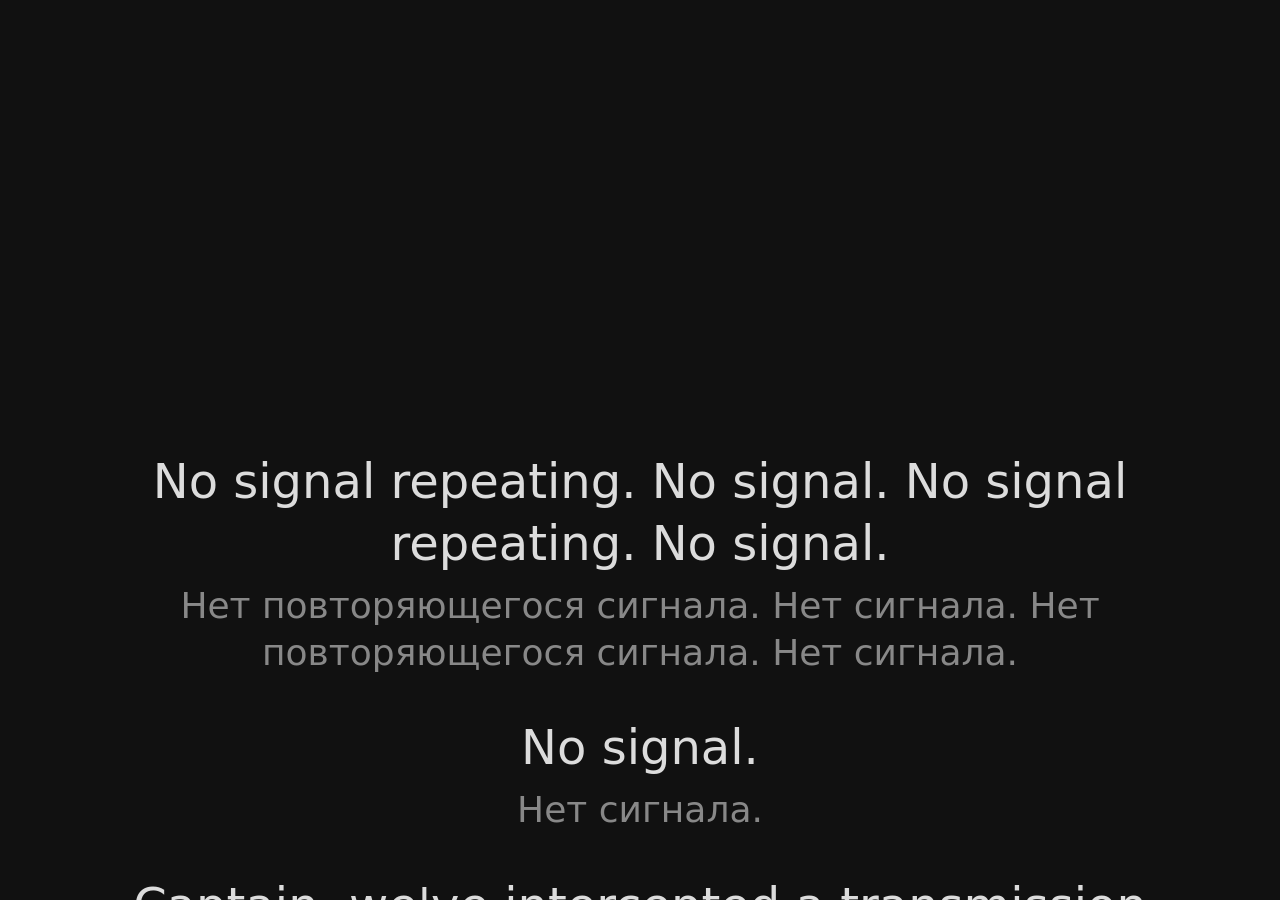
<file: deepseek.html>
<!DOCTYPE html>
<html lang="ru">
<head>
<meta charset="UTF-8">
<title>Субтитры</title>
<style>
  html, body {
    margin: 0;
    padding: 0;
    width: 100%;
    height: 100%;
    background: #111; 
    color: #aaa;      
    font-family: system-ui, -apple-system, sans-serif;
    overflow: hidden;
    user-select: none;
    -webkit-user-select: none;
    cursor: default;
  }

  /* Плеер полностью скрыт */
  #player-container {
    position: absolute;
    top: 0;
    left: 0;
    width: 1px;
    height: 1px;
    opacity: 0;
    pointer-events: none;
    overflow: hidden;
  }

  /* Контейнер текста */
  #subtitles-container {
    position: absolute;
    top: 0;
    left: 0;
    width: 100%;
    height: 100%;
    overflow-y: hidden;
    padding: 50vh 10vw;
    box-sizing: border-box;
    display: flex;
    flex-direction: column;
    align-items: center;
  }

  /* Блок текста */
  .cue {
    text-align: center;
    margin-bottom: 40px;
    pointer-events: none;
    transition: color 0.3s ease; 
  }

  /* Английский текст — увеличен на 50% (было 2rem, стало 3rem) */
  .cue .en {
    font-size: 3rem; 
    font-weight: 500;
    line-height: 1.3;
    margin-bottom: 0.5rem;
    color: #dcdcdc; 
  }

  /* Русский перевод — увеличен на 50% (было 1.5rem, стало 2.25rem) */
  .cue .ru {
    font-size: 2.25rem; 
    color: #888; 
    line-height: 1.3;
    font-weight: 400;
  }

  #loading {
    position: absolute;
    top: 50%;
    left: 50%;
    transform: translate(-50%, -50%);
    color: #666;
    font-size: 1.8rem;
  }
</style>
</head>
<body>

<div id="player-container">
  <div id="ytplayer"></div>
</div>

<div id="subtitles-container">
  <div id="loading">Загрузка…</div>
</div>

<script>
  let cues = [];
  let activeIndex = -1;
  let player = null;
  let playerReady = false;
  let targetScrollTop = 0;

  function timeToSeconds(t) {
    const parts = t.split(':').map(Number);
    if (parts.length === 2) return parts[0] * 60 + parts[1];
    if (parts.length === 3) return parts[0] * 3600 + parts[1] * 60 + parts[2];
    return 0;
  }

  // Загрузка данных
  fetch('deepseek.json')
    .then(r => {
      if (!r.ok) throw new Error('Файл не найден');
      return r.json();
    })
    .then(data => {
      cues = data.map(c => ({
        ...c,
        seconds: timeToSeconds(c.time)
      }));
      renderCues();
      const l = document.getElementById('loading');
      if (l) l.remove();
    })
    .catch(err => {
      document.getElementById('subtitles-container').innerHTML = 
        `<div id="loading" style="color:red">Ошибка: ${err.message}</div>`;
    });

  function renderCues() {
    const container = document.getElementById('subtitles-container');
    container.innerHTML = '';
    
    cues.forEach((cue, i) => {
      const div = document.createElement('div');
      div.className = 'cue';
      div.dataset.index = i;

      const en = document.createElement('div');
      en.className = 'en';
      en.textContent = cue.text;

      const ru = document.createElement('div');
      ru.className = 'ru';
      ru.textContent = cue.translation;

      div.appendChild(en);
      div.appendChild(ru);
      container.appendChild(div);
    });
  }

  // YouTube API (скрытый)
  const VIDEO_ID = 'rk2dsMOoe8U';
  
  window.onYouTubeIframeAPIReady = function() {
    player = new YT.Player('ytplayer', {
      videoId: VIDEO_ID,
      playerVars: { 
        autoplay: 0, 
        controls: 0, 
        rel: 0, 
        disablekb: 1 
      },
      events: { 
        onReady: () => { playerReady = true; } 
      }
    });
  };

  const tag = document.createElement('script');
  tag.src = 'https://www.youtube.com/iframe_api';
  document.head.appendChild(tag);

  // Плавное центрирование
  function syncLoop() {
    if (!playerReady || !player || typeof player.getCurrentTime !== 'function') {
      requestAnimationFrame(syncLoop);
      return;
    }

    const currentTime = player.getCurrentTime();
    const container = document.getElementById('subtitles-container');

    let idx = -1;
    for (let i = 0; i < cues.length; i++) {
      if (currentTime >= cues[i].seconds) idx = i;
      else break;
    }

    if (idx !== activeIndex) {
      activeIndex = idx;
      
      if (idx !== -1) {
        const currentEl = container.querySelector(`.cue[data-index="${idx}"]`);
        if (currentEl) {
          const elCenter = currentEl.offsetTop + currentEl.offsetHeight / 2;
          targetScrollTop = elCenter - (window.innerHeight / 2);
        }
      }
    }

    const diff = targetScrollTop - container.scrollTop;
    
    if (Math.abs(diff) < 0.5) {
      container.scrollTop = targetScrollTop;
    } else {
      container.scrollTop += diff * 0.08;
    }

    requestAnimationFrame(syncLoop);
  }

  setTimeout(() => {
    requestAnimationFrame(syncLoop);
  }, 1000);

  // ==========================================
  // УПРАВЛЕНИЕ МЫШЬЮ И КЛАВИАТУРОЙ
  // ==========================================
  
  // Отключаем стандартное контекстное меню браузера
  document.addEventListener('contextmenu', e => e.preventDefault());

  // Обработка кликов мыши
  document.addEventListener('mousedown', e => {
    if (!playerReady || !player) return;

    // Правая кнопка мыши (button === 2) — пауза/воспроизведение (как пробел)
    if (e.button === 2) {
      e.preventDefault();
      const state = player.getPlayerState();
      if (state === YT.PlayerState.PLAYING) player.pauseVideo();
      else player.playVideo();
    }
    
    // Левая кнопка мыши (button === 0) — перемотка назад на 5 сек (как стрелка влево)
    if (e.button === 0) {
      e.preventDefault();
      player.seekTo(Math.max(player.getCurrentTime() - 5, 0), true);
    }
  });

  // Обработка клавиатуры
  document.addEventListener('keydown', e => {
    if (!playerReady || !player) return;

    // Пробел — пауза/воспроизведение
    if (e.code === 'Space') {
      e.preventDefault();
      const state = player.getPlayerState();
      if (state === YT.PlayerState.PLAYING) player.pauseVideo();
      else player.playVideo();
    }
    
    // Стрелка вправо — +5 секунд
    if (e.code === 'ArrowRight') {
      e.preventDefault();
      player.seekTo(Math.min(player.getCurrentTime() + 5, player.getDuration()), true);
    }
    
    // Стрелка влево — -5 секунд
    if (e.code === 'ArrowLeft') {
      e.preventDefault();
      player.seekTo(Math.max(player.getCurrentTime() - 5, 0), true);
    }
  });
</script>

</body>
</html>
</file>
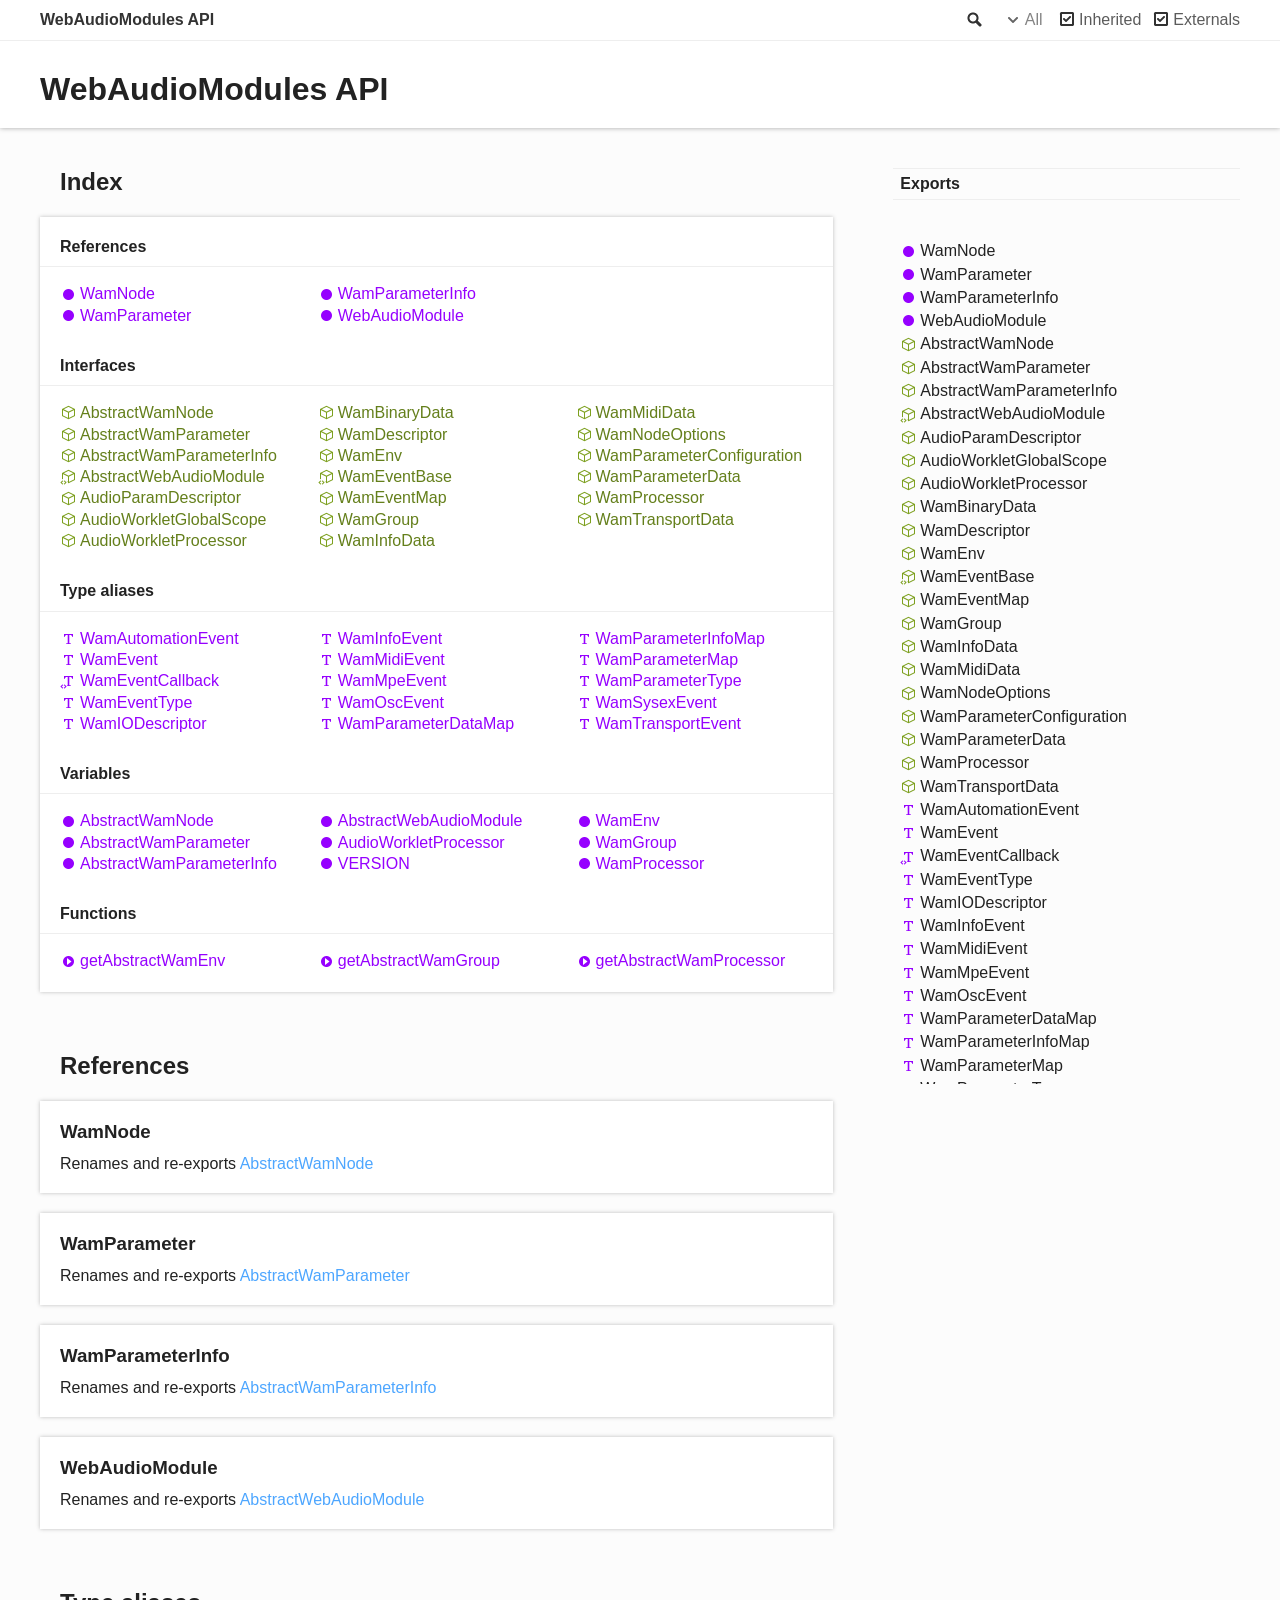
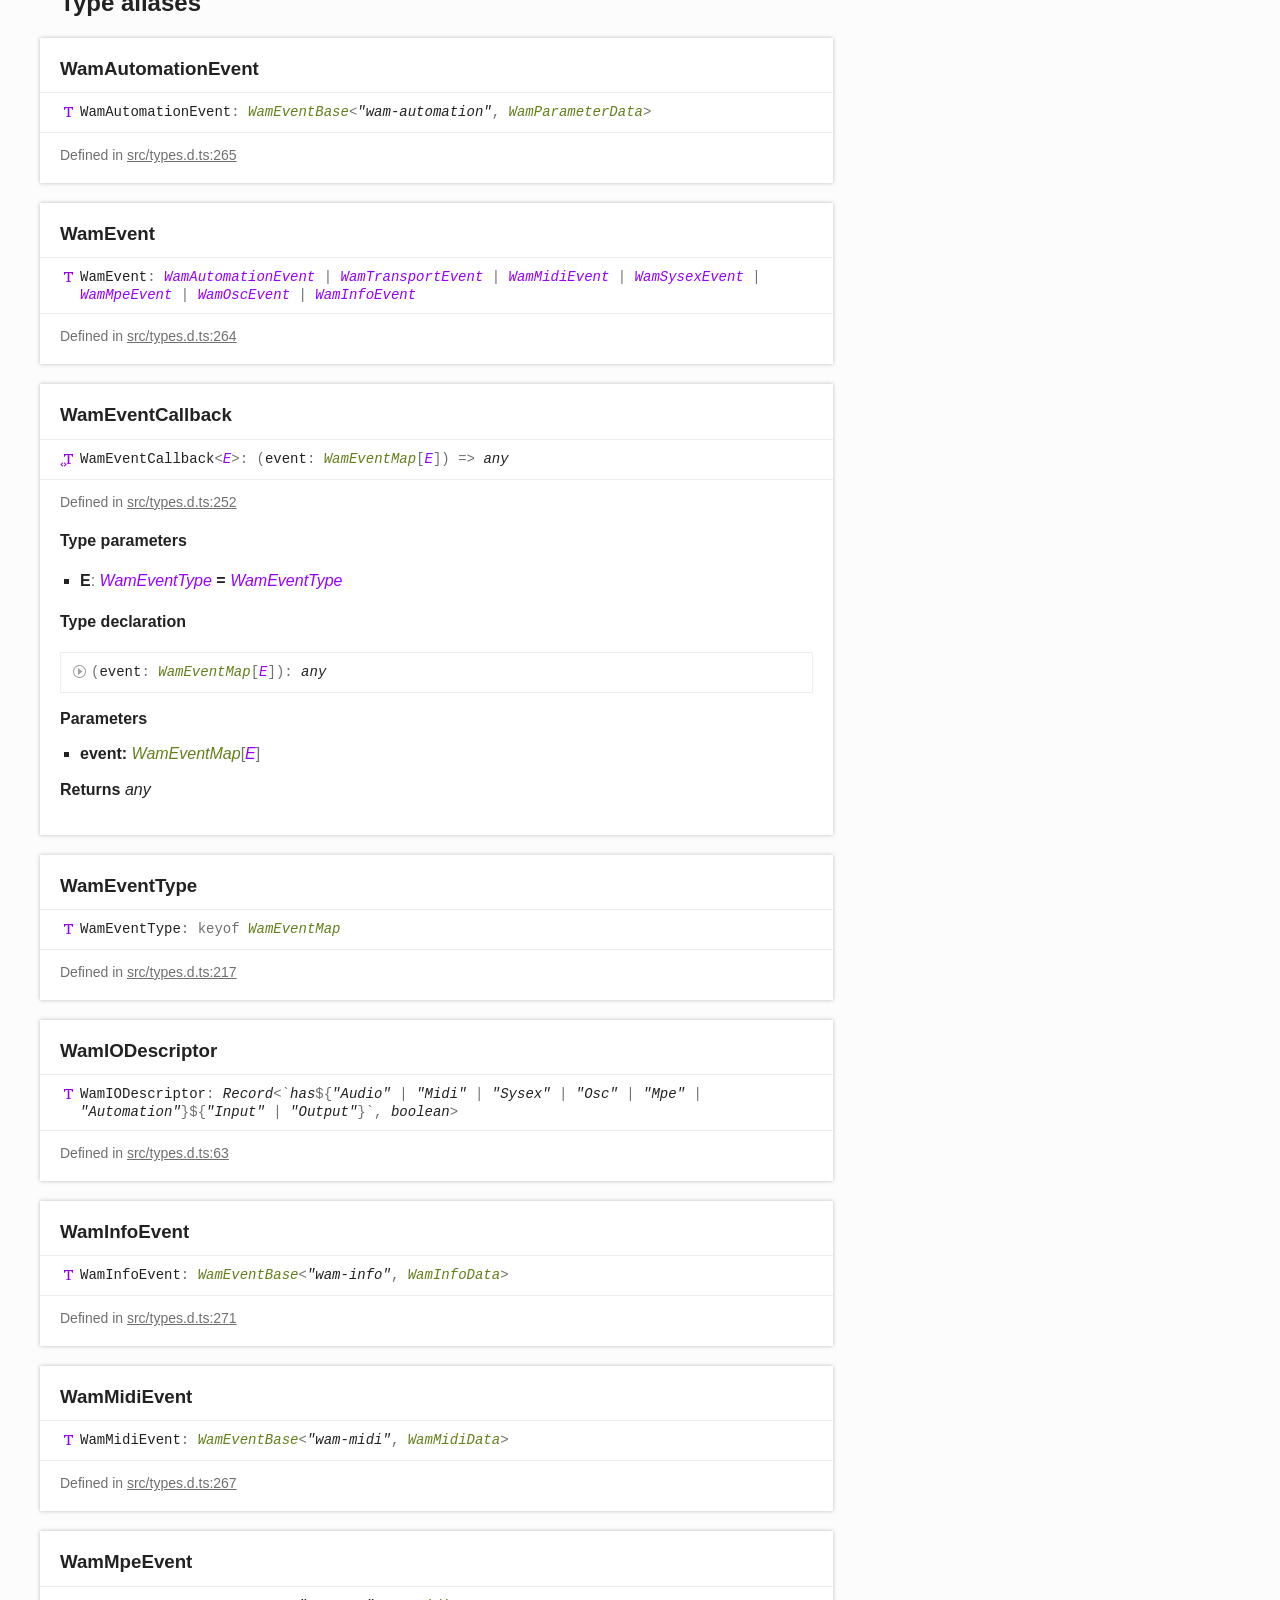
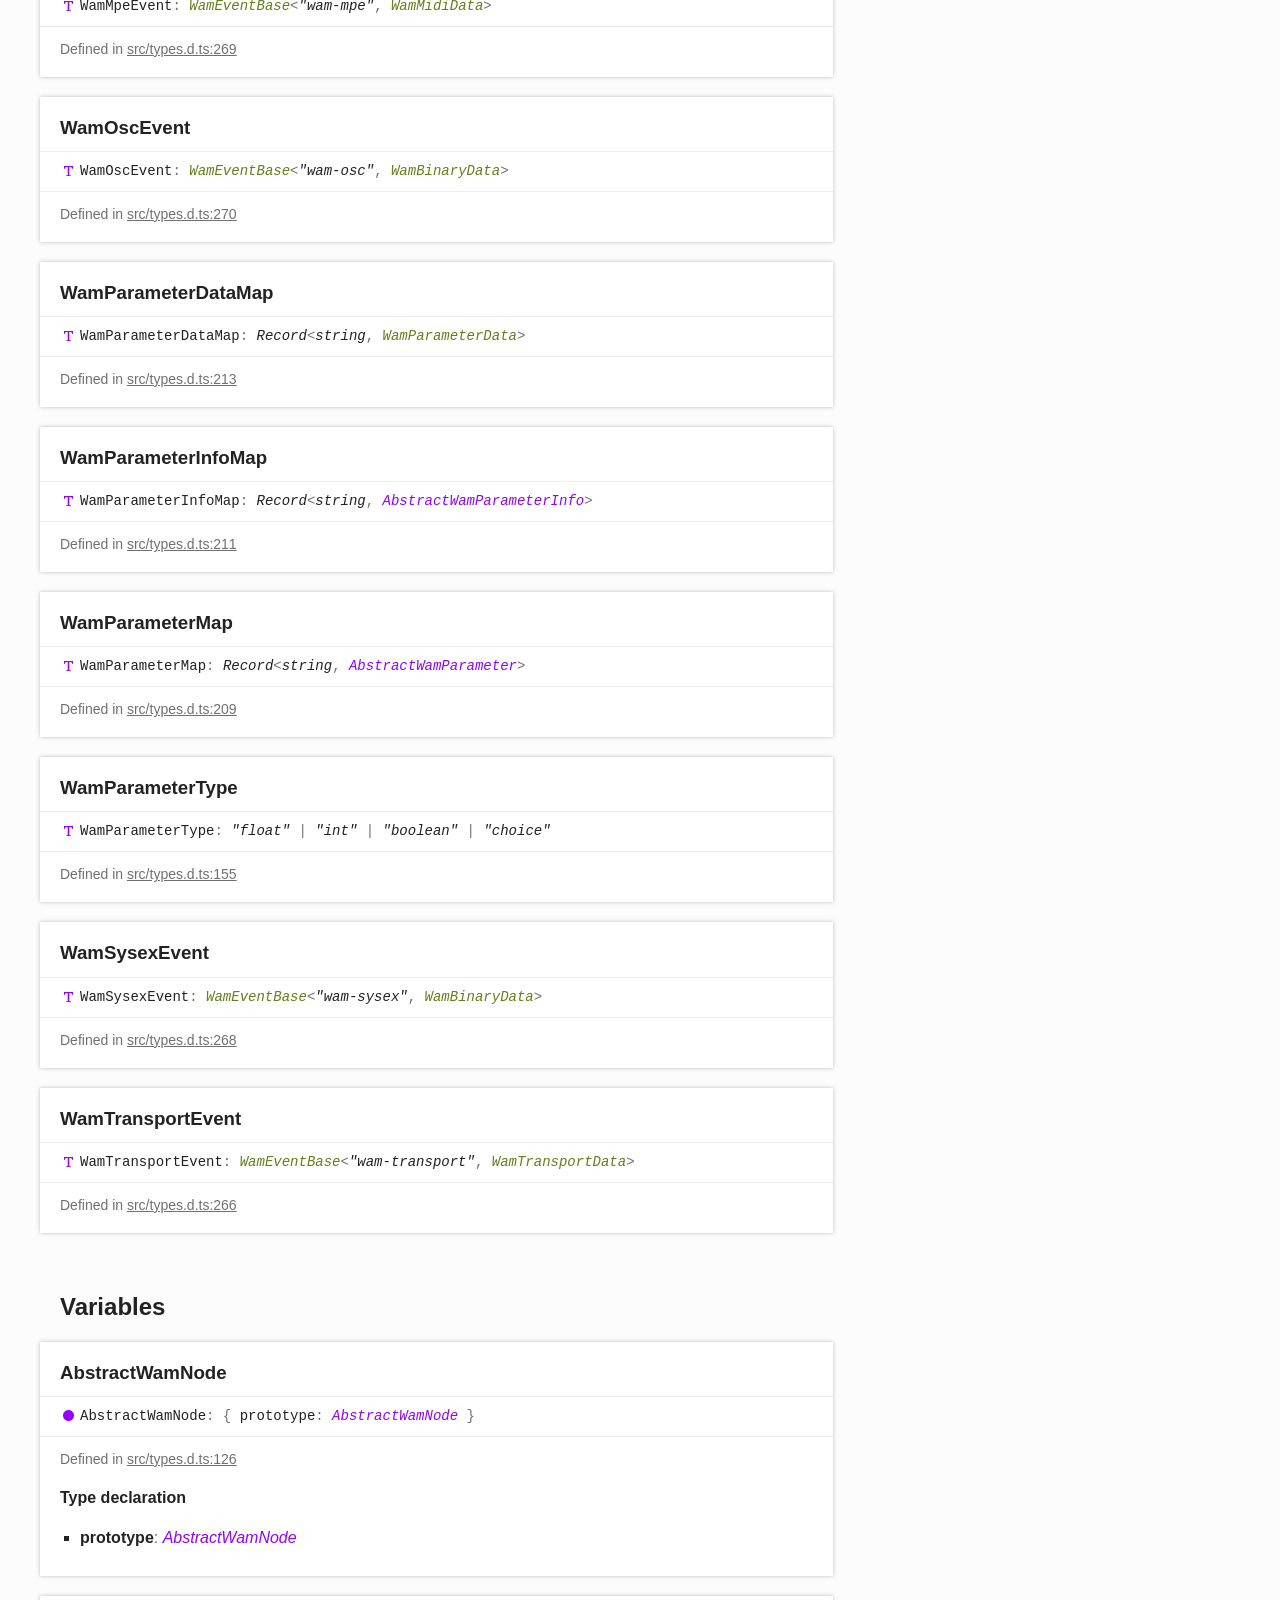
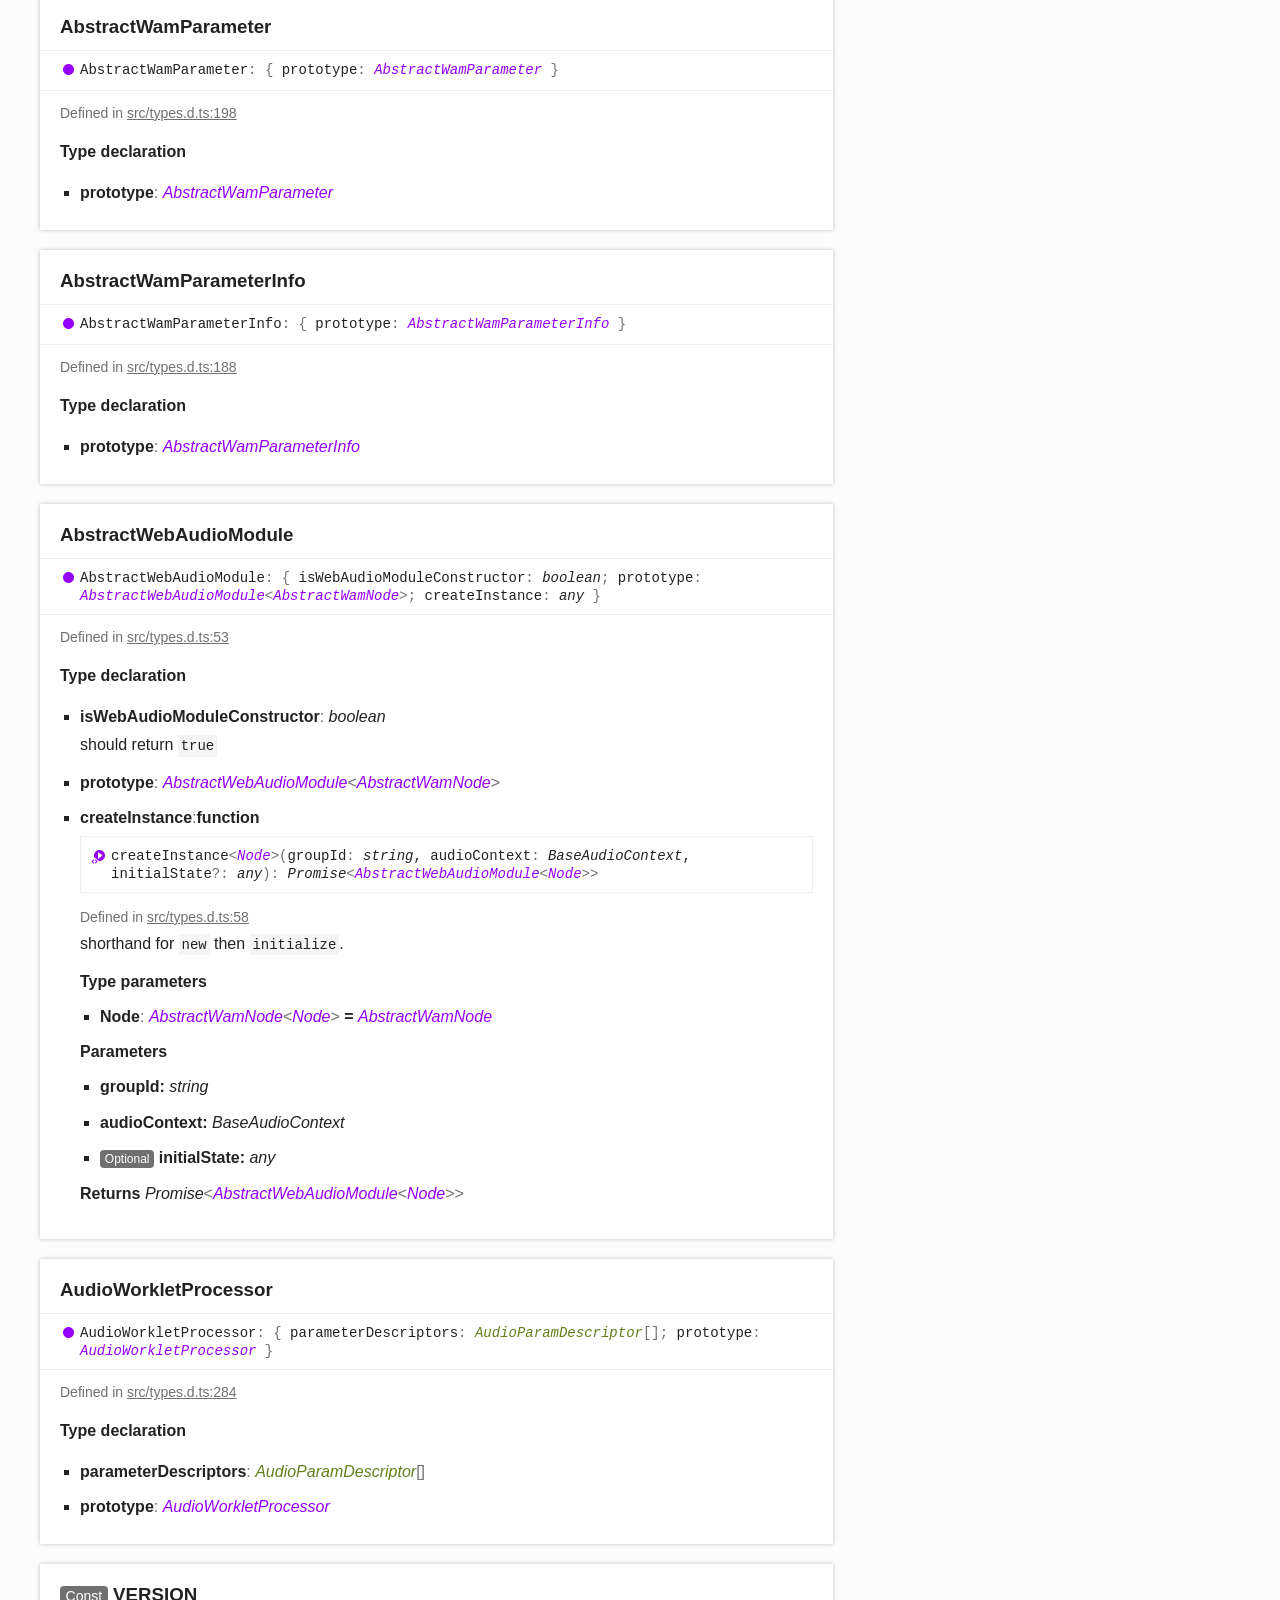
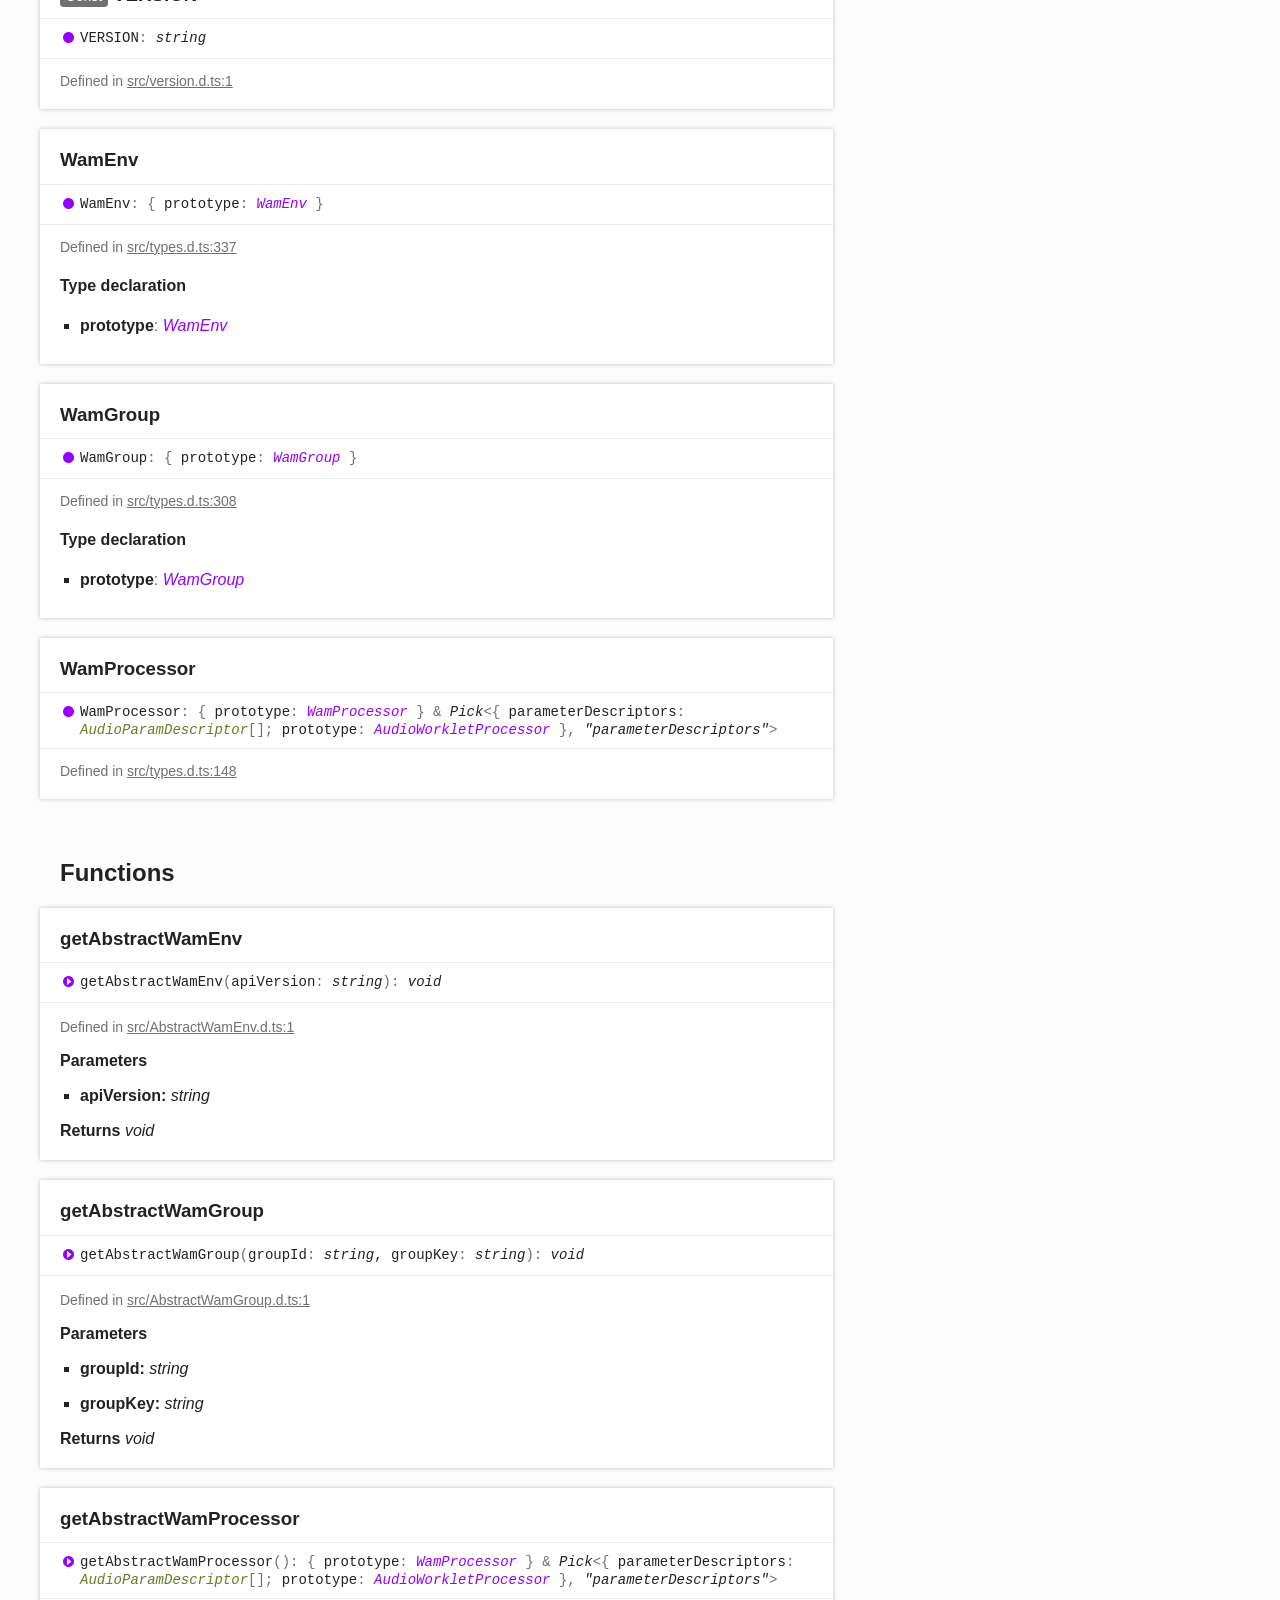
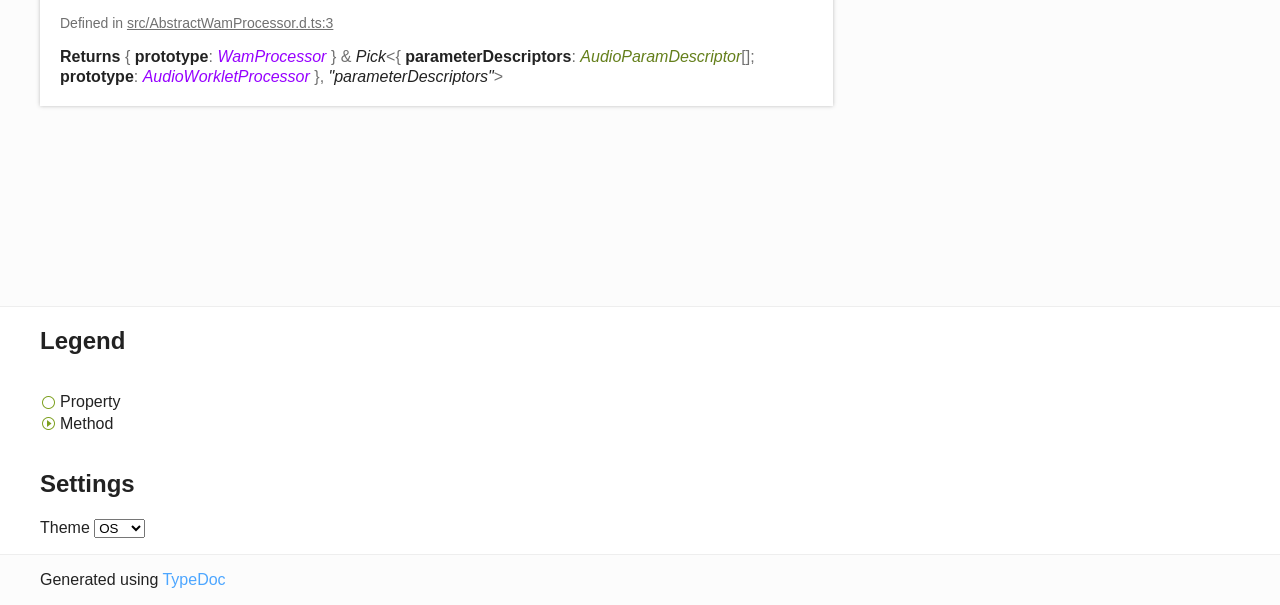
<file: api/docs/typedoc/modules.html>
<!DOCTYPE html><html class="default"><head><meta charSet="utf-8"/><meta http-equiv="x-ua-compatible" content="IE=edge"/><title>WebAudioModules API</title><meta name="description" content="Documentation for WebAudioModules API"/><meta name="viewport" content="width=device-width, initial-scale=1"/><link rel="stylesheet" href="assets/style.css"/><link rel="stylesheet" href="assets/highlight.css"/><script async src="assets/search.js" id="search-script"></script></head><body><script>document.body.classList.add(localStorage.getItem("tsd-theme") || "os")</script><header><div class="tsd-page-toolbar"><div class="container"><div class="table-wrap"><div class="table-cell" id="tsd-search" data-base="."><div class="field"><label for="tsd-search-field" class="tsd-widget search no-caption">Search</label><input type="text" id="tsd-search-field"/></div><ul class="results"><li class="state loading">Preparing search index...</li><li class="state failure">The search index is not available</li></ul><a href="index.html" class="title">WebAudioModules API</a></div><div class="table-cell" id="tsd-widgets"><div id="tsd-filter"><a href="#" class="tsd-widget options no-caption" data-toggle="options">Options</a><div class="tsd-filter-group"><div class="tsd-select" id="tsd-filter-visibility"><span class="tsd-select-label">All</span><ul class="tsd-select-list"><li data-value="public">Public</li><li data-value="protected">Public/Protected</li><li data-value="private" class="selected">All</li></ul></div> <input type="checkbox" id="tsd-filter-inherited" checked/><label class="tsd-widget" for="tsd-filter-inherited">Inherited</label><input type="checkbox" id="tsd-filter-externals" checked/><label class="tsd-widget" for="tsd-filter-externals">Externals</label></div></div><a href="#" class="tsd-widget menu no-caption" data-toggle="menu">Menu</a></div></div></div></div><div class="tsd-page-title"><div class="container"><h1>WebAudioModules API </h1></div></div></header><div class="container container-main"><div class="row"><div class="col-8 col-content"><section class="tsd-panel-group tsd-index-group"><h2>Index</h2><section class="tsd-panel tsd-index-panel"><div class="tsd-index-content"><section class="tsd-index-section "><h3>References</h3><ul class="tsd-index-list"><li class="tsd-kind-reference"><a href="modules.html#WamNode" class="tsd-kind-icon">Wam<wbr/>Node</a></li><li class="tsd-kind-reference"><a href="modules.html#WamParameter" class="tsd-kind-icon">Wam<wbr/>Parameter</a></li><li class="tsd-kind-reference"><a href="modules.html#WamParameterInfo" class="tsd-kind-icon">Wam<wbr/>Parameter<wbr/>Info</a></li><li class="tsd-kind-reference"><a href="modules.html#WebAudioModule" class="tsd-kind-icon">Web<wbr/>Audio<wbr/>Module</a></li></ul></section><section class="tsd-index-section "><h3>Interfaces</h3><ul class="tsd-index-list"><li class="tsd-kind-interface"><a href="interfaces/AbstractWamNode.html" class="tsd-kind-icon">Abstract<wbr/>Wam<wbr/>Node</a></li><li class="tsd-kind-interface"><a href="interfaces/AbstractWamParameter.html" class="tsd-kind-icon">Abstract<wbr/>Wam<wbr/>Parameter</a></li><li class="tsd-kind-interface"><a href="interfaces/AbstractWamParameterInfo.html" class="tsd-kind-icon">Abstract<wbr/>Wam<wbr/>Parameter<wbr/>Info</a></li><li class="tsd-kind-interface tsd-has-type-parameter"><a href="interfaces/AbstractWebAudioModule.html" class="tsd-kind-icon">Abstract<wbr/>Web<wbr/>Audio<wbr/>Module</a></li><li class="tsd-kind-interface"><a href="interfaces/AudioParamDescriptor.html" class="tsd-kind-icon">Audio<wbr/>Param<wbr/>Descriptor</a></li><li class="tsd-kind-interface"><a href="interfaces/AudioWorkletGlobalScope.html" class="tsd-kind-icon">Audio<wbr/>Worklet<wbr/>Global<wbr/>Scope</a></li><li class="tsd-kind-interface"><a href="interfaces/AudioWorkletProcessor.html" class="tsd-kind-icon">Audio<wbr/>Worklet<wbr/>Processor</a></li><li class="tsd-kind-interface"><a href="interfaces/WamBinaryData.html" class="tsd-kind-icon">Wam<wbr/>Binary<wbr/>Data</a></li><li class="tsd-kind-interface"><a href="interfaces/WamDescriptor.html" class="tsd-kind-icon">Wam<wbr/>Descriptor</a></li><li class="tsd-kind-interface"><a href="interfaces/WamEnv.html" class="tsd-kind-icon">Wam<wbr/>Env</a></li><li class="tsd-kind-interface tsd-has-type-parameter"><a href="interfaces/WamEventBase.html" class="tsd-kind-icon">Wam<wbr/>Event<wbr/>Base</a></li><li class="tsd-kind-interface"><a href="interfaces/WamEventMap.html" class="tsd-kind-icon">Wam<wbr/>Event<wbr/>Map</a></li><li class="tsd-kind-interface"><a href="interfaces/WamGroup.html" class="tsd-kind-icon">Wam<wbr/>Group</a></li><li class="tsd-kind-interface"><a href="interfaces/WamInfoData.html" class="tsd-kind-icon">Wam<wbr/>Info<wbr/>Data</a></li><li class="tsd-kind-interface"><a href="interfaces/WamMidiData.html" class="tsd-kind-icon">Wam<wbr/>Midi<wbr/>Data</a></li><li class="tsd-kind-interface"><a href="interfaces/WamNodeOptions.html" class="tsd-kind-icon">Wam<wbr/>Node<wbr/>Options</a></li><li class="tsd-kind-interface"><a href="interfaces/WamParameterConfiguration.html" class="tsd-kind-icon">Wam<wbr/>Parameter<wbr/>Configuration</a></li><li class="tsd-kind-interface"><a href="interfaces/WamParameterData.html" class="tsd-kind-icon">Wam<wbr/>Parameter<wbr/>Data</a></li><li class="tsd-kind-interface"><a href="interfaces/WamProcessor.html" class="tsd-kind-icon">Wam<wbr/>Processor</a></li><li class="tsd-kind-interface"><a href="interfaces/WamTransportData.html" class="tsd-kind-icon">Wam<wbr/>Transport<wbr/>Data</a></li></ul></section><section class="tsd-index-section "><h3>Type aliases</h3><ul class="tsd-index-list"><li class="tsd-kind-type-alias"><a href="modules.html#WamAutomationEvent" class="tsd-kind-icon">Wam<wbr/>Automation<wbr/>Event</a></li><li class="tsd-kind-type-alias"><a href="modules.html#WamEvent" class="tsd-kind-icon">Wam<wbr/>Event</a></li><li class="tsd-kind-type-alias tsd-has-type-parameter"><a href="modules.html#WamEventCallback" class="tsd-kind-icon">Wam<wbr/>Event<wbr/>Callback</a></li><li class="tsd-kind-type-alias"><a href="modules.html#WamEventType" class="tsd-kind-icon">Wam<wbr/>Event<wbr/>Type</a></li><li class="tsd-kind-type-alias"><a href="modules.html#WamIODescriptor" class="tsd-kind-icon">WamIODescriptor</a></li><li class="tsd-kind-type-alias"><a href="modules.html#WamInfoEvent" class="tsd-kind-icon">Wam<wbr/>Info<wbr/>Event</a></li><li class="tsd-kind-type-alias"><a href="modules.html#WamMidiEvent" class="tsd-kind-icon">Wam<wbr/>Midi<wbr/>Event</a></li><li class="tsd-kind-type-alias"><a href="modules.html#WamMpeEvent" class="tsd-kind-icon">Wam<wbr/>Mpe<wbr/>Event</a></li><li class="tsd-kind-type-alias"><a href="modules.html#WamOscEvent" class="tsd-kind-icon">Wam<wbr/>Osc<wbr/>Event</a></li><li class="tsd-kind-type-alias"><a href="modules.html#WamParameterDataMap" class="tsd-kind-icon">Wam<wbr/>Parameter<wbr/>Data<wbr/>Map</a></li><li class="tsd-kind-type-alias"><a href="modules.html#WamParameterInfoMap" class="tsd-kind-icon">Wam<wbr/>Parameter<wbr/>Info<wbr/>Map</a></li><li class="tsd-kind-type-alias"><a href="modules.html#WamParameterMap" class="tsd-kind-icon">Wam<wbr/>Parameter<wbr/>Map</a></li><li class="tsd-kind-type-alias"><a href="modules.html#WamParameterType" class="tsd-kind-icon">Wam<wbr/>Parameter<wbr/>Type</a></li><li class="tsd-kind-type-alias"><a href="modules.html#WamSysexEvent" class="tsd-kind-icon">Wam<wbr/>Sysex<wbr/>Event</a></li><li class="tsd-kind-type-alias"><a href="modules.html#WamTransportEvent" class="tsd-kind-icon">Wam<wbr/>Transport<wbr/>Event</a></li></ul></section><section class="tsd-index-section "><h3>Variables</h3><ul class="tsd-index-list"><li class="tsd-kind-variable"><a href="modules.html#AbstractWamNode" class="tsd-kind-icon">Abstract<wbr/>Wam<wbr/>Node</a></li><li class="tsd-kind-variable"><a href="modules.html#AbstractWamParameter" class="tsd-kind-icon">Abstract<wbr/>Wam<wbr/>Parameter</a></li><li class="tsd-kind-variable"><a href="modules.html#AbstractWamParameterInfo" class="tsd-kind-icon">Abstract<wbr/>Wam<wbr/>Parameter<wbr/>Info</a></li><li class="tsd-kind-variable"><a href="modules.html#AbstractWebAudioModule" class="tsd-kind-icon">Abstract<wbr/>Web<wbr/>Audio<wbr/>Module</a></li><li class="tsd-kind-variable"><a href="modules.html#AudioWorkletProcessor" class="tsd-kind-icon">Audio<wbr/>Worklet<wbr/>Processor</a></li><li class="tsd-kind-variable"><a href="modules.html#VERSION" class="tsd-kind-icon">VERSION</a></li><li class="tsd-kind-variable"><a href="modules.html#WamEnv" class="tsd-kind-icon">Wam<wbr/>Env</a></li><li class="tsd-kind-variable"><a href="modules.html#WamGroup" class="tsd-kind-icon">Wam<wbr/>Group</a></li><li class="tsd-kind-variable"><a href="modules.html#WamProcessor" class="tsd-kind-icon">Wam<wbr/>Processor</a></li></ul></section><section class="tsd-index-section "><h3>Functions</h3><ul class="tsd-index-list"><li class="tsd-kind-function"><a href="modules.html#getAbstractWamEnv" class="tsd-kind-icon">get<wbr/>Abstract<wbr/>Wam<wbr/>Env</a></li><li class="tsd-kind-function"><a href="modules.html#getAbstractWamGroup" class="tsd-kind-icon">get<wbr/>Abstract<wbr/>Wam<wbr/>Group</a></li><li class="tsd-kind-function"><a href="modules.html#getAbstractWamProcessor" class="tsd-kind-icon">get<wbr/>Abstract<wbr/>Wam<wbr/>Processor</a></li></ul></section></div></section></section><section class="tsd-panel-group tsd-member-group "><h2>References</h2><section class="tsd-panel tsd-member tsd-kind-reference"><a id="WamNode" class="tsd-anchor"></a><h3 class="tsd-anchor-link">Wam<wbr/>Node<a href="#WamNode" aria-label="Permalink" class="tsd-anchor-icon"><svg xmlns="http://www.w3.org/2000/svg" class="icon icon-tabler icon-tabler-link" viewBox="0 0 24 24" stroke-width="2" stroke="currentColor" fill="none" stroke-linecap="round" stroke-linejoin="round"><path stroke="none" d="M0 0h24v24H0z" fill="none"></path><path d="M10 14a3.5 3.5 0 0 0 5 0l4 -4a3.5 3.5 0 0 0 -5 -5l-.5 .5"></path><path d="M14 10a3.5 3.5 0 0 0 -5 0l-4 4a3.5 3.5 0 0 0 5 5l.5 -.5"></path></svg></a></h3>Renames and re-exports <a href="modules.html#AbstractWamNode">AbstractWamNode</a></section><section class="tsd-panel tsd-member tsd-kind-reference"><a id="WamParameter" class="tsd-anchor"></a><h3 class="tsd-anchor-link">Wam<wbr/>Parameter<a href="#WamParameter" aria-label="Permalink" class="tsd-anchor-icon"><svg xmlns="http://www.w3.org/2000/svg" class="icon icon-tabler icon-tabler-link" viewBox="0 0 24 24" stroke-width="2" stroke="currentColor" fill="none" stroke-linecap="round" stroke-linejoin="round"><path stroke="none" d="M0 0h24v24H0z" fill="none"></path><path d="M10 14a3.5 3.5 0 0 0 5 0l4 -4a3.5 3.5 0 0 0 -5 -5l-.5 .5"></path><path d="M14 10a3.5 3.5 0 0 0 -5 0l-4 4a3.5 3.5 0 0 0 5 5l.5 -.5"></path></svg></a></h3>Renames and re-exports <a href="modules.html#AbstractWamParameter">AbstractWamParameter</a></section><section class="tsd-panel tsd-member tsd-kind-reference"><a id="WamParameterInfo" class="tsd-anchor"></a><h3 class="tsd-anchor-link">Wam<wbr/>Parameter<wbr/>Info<a href="#WamParameterInfo" aria-label="Permalink" class="tsd-anchor-icon"><svg xmlns="http://www.w3.org/2000/svg" class="icon icon-tabler icon-tabler-link" viewBox="0 0 24 24" stroke-width="2" stroke="currentColor" fill="none" stroke-linecap="round" stroke-linejoin="round"><path stroke="none" d="M0 0h24v24H0z" fill="none"></path><path d="M10 14a3.5 3.5 0 0 0 5 0l4 -4a3.5 3.5 0 0 0 -5 -5l-.5 .5"></path><path d="M14 10a3.5 3.5 0 0 0 -5 0l-4 4a3.5 3.5 0 0 0 5 5l.5 -.5"></path></svg></a></h3>Renames and re-exports <a href="modules.html#AbstractWamParameterInfo">AbstractWamParameterInfo</a></section><section class="tsd-panel tsd-member tsd-kind-reference"><a id="WebAudioModule" class="tsd-anchor"></a><h3 class="tsd-anchor-link">Web<wbr/>Audio<wbr/>Module<a href="#WebAudioModule" aria-label="Permalink" class="tsd-anchor-icon"><svg xmlns="http://www.w3.org/2000/svg" class="icon icon-tabler icon-tabler-link" viewBox="0 0 24 24" stroke-width="2" stroke="currentColor" fill="none" stroke-linecap="round" stroke-linejoin="round"><path stroke="none" d="M0 0h24v24H0z" fill="none"></path><path d="M10 14a3.5 3.5 0 0 0 5 0l4 -4a3.5 3.5 0 0 0 -5 -5l-.5 .5"></path><path d="M14 10a3.5 3.5 0 0 0 -5 0l-4 4a3.5 3.5 0 0 0 5 5l.5 -.5"></path></svg></a></h3>Renames and re-exports <a href="modules.html#AbstractWebAudioModule">AbstractWebAudioModule</a></section></section><section class="tsd-panel-group tsd-member-group "><h2>Type aliases</h2><section class="tsd-panel tsd-member tsd-kind-type-alias"><a id="WamAutomationEvent" class="tsd-anchor"></a><h3 class="tsd-anchor-link">Wam<wbr/>Automation<wbr/>Event<a href="#WamAutomationEvent" aria-label="Permalink" class="tsd-anchor-icon"><svg xmlns="http://www.w3.org/2000/svg" class="icon icon-tabler icon-tabler-link" viewBox="0 0 24 24" stroke-width="2" stroke="currentColor" fill="none" stroke-linecap="round" stroke-linejoin="round"><path stroke="none" d="M0 0h24v24H0z" fill="none"></path><path d="M10 14a3.5 3.5 0 0 0 5 0l4 -4a3.5 3.5 0 0 0 -5 -5l-.5 .5"></path><path d="M14 10a3.5 3.5 0 0 0 -5 0l-4 4a3.5 3.5 0 0 0 5 5l.5 -.5"></path></svg></a></h3><div class="tsd-signature tsd-kind-icon">Wam<wbr/>Automation<wbr/>Event<span class="tsd-signature-symbol">:</span> <a href="interfaces/WamEventBase.html" class="tsd-signature-type" data-tsd-kind="Interface">WamEventBase</a><span class="tsd-signature-symbol">&lt;</span><span class="tsd-signature-type">&quot;wam-automation&quot;</span><span class="tsd-signature-symbol">, </span><a href="interfaces/WamParameterData.html" class="tsd-signature-type" data-tsd-kind="Interface">WamParameterData</a><span class="tsd-signature-symbol">&gt;</span></div><aside class="tsd-sources"><ul><li>Defined in <a href="https://github.com/webaudiomodules/api/blob/ab388b0/src/types.d.ts#L265">src/types.d.ts:265</a></li></ul></aside></section><section class="tsd-panel tsd-member tsd-kind-type-alias"><a id="WamEvent" class="tsd-anchor"></a><h3 class="tsd-anchor-link">Wam<wbr/>Event<a href="#WamEvent" aria-label="Permalink" class="tsd-anchor-icon"><svg xmlns="http://www.w3.org/2000/svg" class="icon icon-tabler icon-tabler-link" viewBox="0 0 24 24" stroke-width="2" stroke="currentColor" fill="none" stroke-linecap="round" stroke-linejoin="round"><path stroke="none" d="M0 0h24v24H0z" fill="none"></path><path d="M10 14a3.5 3.5 0 0 0 5 0l4 -4a3.5 3.5 0 0 0 -5 -5l-.5 .5"></path><path d="M14 10a3.5 3.5 0 0 0 -5 0l-4 4a3.5 3.5 0 0 0 5 5l.5 -.5"></path></svg></a></h3><div class="tsd-signature tsd-kind-icon">Wam<wbr/>Event<span class="tsd-signature-symbol">:</span> <a href="modules.html#WamAutomationEvent" class="tsd-signature-type" data-tsd-kind="Type alias">WamAutomationEvent</a><span class="tsd-signature-symbol"> | </span><a href="modules.html#WamTransportEvent" class="tsd-signature-type" data-tsd-kind="Type alias">WamTransportEvent</a><span class="tsd-signature-symbol"> | </span><a href="modules.html#WamMidiEvent" class="tsd-signature-type" data-tsd-kind="Type alias">WamMidiEvent</a><span class="tsd-signature-symbol"> | </span><a href="modules.html#WamSysexEvent" class="tsd-signature-type" data-tsd-kind="Type alias">WamSysexEvent</a><span class="tsd-signature-symbol"> | </span><a href="modules.html#WamMpeEvent" class="tsd-signature-type" data-tsd-kind="Type alias">WamMpeEvent</a><span class="tsd-signature-symbol"> | </span><a href="modules.html#WamOscEvent" class="tsd-signature-type" data-tsd-kind="Type alias">WamOscEvent</a><span class="tsd-signature-symbol"> | </span><a href="modules.html#WamInfoEvent" class="tsd-signature-type" data-tsd-kind="Type alias">WamInfoEvent</a></div><aside class="tsd-sources"><ul><li>Defined in <a href="https://github.com/webaudiomodules/api/blob/ab388b0/src/types.d.ts#L264">src/types.d.ts:264</a></li></ul></aside></section><section class="tsd-panel tsd-member tsd-kind-type-alias tsd-has-type-parameter"><a id="WamEventCallback" class="tsd-anchor"></a><h3 class="tsd-anchor-link">Wam<wbr/>Event<wbr/>Callback<a href="#WamEventCallback" aria-label="Permalink" class="tsd-anchor-icon"><svg xmlns="http://www.w3.org/2000/svg" class="icon icon-tabler icon-tabler-link" viewBox="0 0 24 24" stroke-width="2" stroke="currentColor" fill="none" stroke-linecap="round" stroke-linejoin="round"><path stroke="none" d="M0 0h24v24H0z" fill="none"></path><path d="M10 14a3.5 3.5 0 0 0 5 0l4 -4a3.5 3.5 0 0 0 -5 -5l-.5 .5"></path><path d="M14 10a3.5 3.5 0 0 0 -5 0l-4 4a3.5 3.5 0 0 0 5 5l.5 -.5"></path></svg></a></h3><div class="tsd-signature tsd-kind-icon">Wam<wbr/>Event<wbr/>Callback<span class="tsd-signature-symbol">&lt;</span><span class="tsd-signature-type" data-tsd-kind="Type parameter">E</span><span class="tsd-signature-symbol">&gt;</span><span class="tsd-signature-symbol">:</span> <span class="tsd-signature-symbol">(</span>event<span class="tsd-signature-symbol">: </span><a href="interfaces/WamEventMap.html" class="tsd-signature-type" data-tsd-kind="Interface">WamEventMap</a><span class="tsd-signature-symbol">[</span><span class="tsd-signature-type" data-tsd-kind="Type parameter">E</span><span class="tsd-signature-symbol">]</span><span class="tsd-signature-symbol">)</span><span class="tsd-signature-symbol"> =&gt; </span><span class="tsd-signature-type">any</span></div><aside class="tsd-sources"><ul><li>Defined in <a href="https://github.com/webaudiomodules/api/blob/ab388b0/src/types.d.ts#L252">src/types.d.ts:252</a></li></ul></aside><h4 class="tsd-type-parameters-title">Type parameters</h4><ul class="tsd-type-parameters"><li><h4>E<span class="tsd-signature-symbol">: </span><a href="modules.html#WamEventType" class="tsd-signature-type" data-tsd-kind="Type alias">WamEventType</a> = <a href="modules.html#WamEventType" class="tsd-signature-type" data-tsd-kind="Type alias">WamEventType</a></h4></li></ul><div class="tsd-type-declaration"><h4>Type declaration</h4><ul class="tsd-parameters"><li class="tsd-parameter-signature"><ul class="tsd-signatures tsd-kind-type-literal tsd-parent-kind-type-alias"><li class="tsd-signature tsd-kind-icon"><span class="tsd-signature-symbol">(</span>event<span class="tsd-signature-symbol">: </span><a href="interfaces/WamEventMap.html" class="tsd-signature-type" data-tsd-kind="Interface">WamEventMap</a><span class="tsd-signature-symbol">[</span><span class="tsd-signature-type" data-tsd-kind="Type parameter">E</span><span class="tsd-signature-symbol">]</span><span class="tsd-signature-symbol">)</span><span class="tsd-signature-symbol">: </span><span class="tsd-signature-type">any</span></li></ul><ul class="tsd-descriptions"><li class="tsd-description"><h4 class="tsd-parameters-title">Parameters</h4><ul class="tsd-parameters"><li><h5>event: <a href="interfaces/WamEventMap.html" class="tsd-signature-type" data-tsd-kind="Interface">WamEventMap</a><span class="tsd-signature-symbol">[</span><span class="tsd-signature-type" data-tsd-kind="Type parameter">E</span><span class="tsd-signature-symbol">]</span></h5></li></ul><h4 class="tsd-returns-title">Returns <span class="tsd-signature-type">any</span></h4></li></ul></li></ul></div></section><section class="tsd-panel tsd-member tsd-kind-type-alias"><a id="WamEventType" class="tsd-anchor"></a><h3 class="tsd-anchor-link">Wam<wbr/>Event<wbr/>Type<a href="#WamEventType" aria-label="Permalink" class="tsd-anchor-icon"><svg xmlns="http://www.w3.org/2000/svg" class="icon icon-tabler icon-tabler-link" viewBox="0 0 24 24" stroke-width="2" stroke="currentColor" fill="none" stroke-linecap="round" stroke-linejoin="round"><path stroke="none" d="M0 0h24v24H0z" fill="none"></path><path d="M10 14a3.5 3.5 0 0 0 5 0l4 -4a3.5 3.5 0 0 0 -5 -5l-.5 .5"></path><path d="M14 10a3.5 3.5 0 0 0 -5 0l-4 4a3.5 3.5 0 0 0 5 5l.5 -.5"></path></svg></a></h3><div class="tsd-signature tsd-kind-icon">Wam<wbr/>Event<wbr/>Type<span class="tsd-signature-symbol">:</span> <span class="tsd-signature-symbol">keyof </span><a href="interfaces/WamEventMap.html" class="tsd-signature-type" data-tsd-kind="Interface">WamEventMap</a></div><aside class="tsd-sources"><ul><li>Defined in <a href="https://github.com/webaudiomodules/api/blob/ab388b0/src/types.d.ts#L217">src/types.d.ts:217</a></li></ul></aside></section><section class="tsd-panel tsd-member tsd-kind-type-alias"><a id="WamIODescriptor" class="tsd-anchor"></a><h3 class="tsd-anchor-link">WamIODescriptor<a href="#WamIODescriptor" aria-label="Permalink" class="tsd-anchor-icon"><svg xmlns="http://www.w3.org/2000/svg" class="icon icon-tabler icon-tabler-link" viewBox="0 0 24 24" stroke-width="2" stroke="currentColor" fill="none" stroke-linecap="round" stroke-linejoin="round"><path stroke="none" d="M0 0h24v24H0z" fill="none"></path><path d="M10 14a3.5 3.5 0 0 0 5 0l4 -4a3.5 3.5 0 0 0 -5 -5l-.5 .5"></path><path d="M14 10a3.5 3.5 0 0 0 -5 0l-4 4a3.5 3.5 0 0 0 5 5l.5 -.5"></path></svg></a></h3><div class="tsd-signature tsd-kind-icon">WamIODescriptor<span class="tsd-signature-symbol">:</span> <span class="tsd-signature-type">Record</span><span class="tsd-signature-symbol">&lt;</span><span class="tsd-signature-symbol">`</span><span class="tsd-signature-type">has</span><span class="tsd-signature-symbol">${</span><span class="tsd-signature-type">&quot;Audio&quot;</span><span class="tsd-signature-symbol"> | </span><span class="tsd-signature-type">&quot;Midi&quot;</span><span class="tsd-signature-symbol"> | </span><span class="tsd-signature-type">&quot;Sysex&quot;</span><span class="tsd-signature-symbol"> | </span><span class="tsd-signature-type">&quot;Osc&quot;</span><span class="tsd-signature-symbol"> | </span><span class="tsd-signature-type">&quot;Mpe&quot;</span><span class="tsd-signature-symbol"> | </span><span class="tsd-signature-type">&quot;Automation&quot;</span><span class="tsd-signature-symbol">}</span><span class="tsd-signature-symbol">${</span><span class="tsd-signature-type">&quot;Input&quot;</span><span class="tsd-signature-symbol"> | </span><span class="tsd-signature-type">&quot;Output&quot;</span><span class="tsd-signature-symbol">}</span><span class="tsd-signature-symbol">`</span><span class="tsd-signature-symbol">, </span><span class="tsd-signature-type">boolean</span><span class="tsd-signature-symbol">&gt;</span></div><aside class="tsd-sources"><ul><li>Defined in <a href="https://github.com/webaudiomodules/api/blob/ab388b0/src/types.d.ts#L63">src/types.d.ts:63</a></li></ul></aside></section><section class="tsd-panel tsd-member tsd-kind-type-alias"><a id="WamInfoEvent" class="tsd-anchor"></a><h3 class="tsd-anchor-link">Wam<wbr/>Info<wbr/>Event<a href="#WamInfoEvent" aria-label="Permalink" class="tsd-anchor-icon"><svg xmlns="http://www.w3.org/2000/svg" class="icon icon-tabler icon-tabler-link" viewBox="0 0 24 24" stroke-width="2" stroke="currentColor" fill="none" stroke-linecap="round" stroke-linejoin="round"><path stroke="none" d="M0 0h24v24H0z" fill="none"></path><path d="M10 14a3.5 3.5 0 0 0 5 0l4 -4a3.5 3.5 0 0 0 -5 -5l-.5 .5"></path><path d="M14 10a3.5 3.5 0 0 0 -5 0l-4 4a3.5 3.5 0 0 0 5 5l.5 -.5"></path></svg></a></h3><div class="tsd-signature tsd-kind-icon">Wam<wbr/>Info<wbr/>Event<span class="tsd-signature-symbol">:</span> <a href="interfaces/WamEventBase.html" class="tsd-signature-type" data-tsd-kind="Interface">WamEventBase</a><span class="tsd-signature-symbol">&lt;</span><span class="tsd-signature-type">&quot;wam-info&quot;</span><span class="tsd-signature-symbol">, </span><a href="interfaces/WamInfoData.html" class="tsd-signature-type" data-tsd-kind="Interface">WamInfoData</a><span class="tsd-signature-symbol">&gt;</span></div><aside class="tsd-sources"><ul><li>Defined in <a href="https://github.com/webaudiomodules/api/blob/ab388b0/src/types.d.ts#L271">src/types.d.ts:271</a></li></ul></aside></section><section class="tsd-panel tsd-member tsd-kind-type-alias"><a id="WamMidiEvent" class="tsd-anchor"></a><h3 class="tsd-anchor-link">Wam<wbr/>Midi<wbr/>Event<a href="#WamMidiEvent" aria-label="Permalink" class="tsd-anchor-icon"><svg xmlns="http://www.w3.org/2000/svg" class="icon icon-tabler icon-tabler-link" viewBox="0 0 24 24" stroke-width="2" stroke="currentColor" fill="none" stroke-linecap="round" stroke-linejoin="round"><path stroke="none" d="M0 0h24v24H0z" fill="none"></path><path d="M10 14a3.5 3.5 0 0 0 5 0l4 -4a3.5 3.5 0 0 0 -5 -5l-.5 .5"></path><path d="M14 10a3.5 3.5 0 0 0 -5 0l-4 4a3.5 3.5 0 0 0 5 5l.5 -.5"></path></svg></a></h3><div class="tsd-signature tsd-kind-icon">Wam<wbr/>Midi<wbr/>Event<span class="tsd-signature-symbol">:</span> <a href="interfaces/WamEventBase.html" class="tsd-signature-type" data-tsd-kind="Interface">WamEventBase</a><span class="tsd-signature-symbol">&lt;</span><span class="tsd-signature-type">&quot;wam-midi&quot;</span><span class="tsd-signature-symbol">, </span><a href="interfaces/WamMidiData.html" class="tsd-signature-type" data-tsd-kind="Interface">WamMidiData</a><span class="tsd-signature-symbol">&gt;</span></div><aside class="tsd-sources"><ul><li>Defined in <a href="https://github.com/webaudiomodules/api/blob/ab388b0/src/types.d.ts#L267">src/types.d.ts:267</a></li></ul></aside></section><section class="tsd-panel tsd-member tsd-kind-type-alias"><a id="WamMpeEvent" class="tsd-anchor"></a><h3 class="tsd-anchor-link">Wam<wbr/>Mpe<wbr/>Event<a href="#WamMpeEvent" aria-label="Permalink" class="tsd-anchor-icon"><svg xmlns="http://www.w3.org/2000/svg" class="icon icon-tabler icon-tabler-link" viewBox="0 0 24 24" stroke-width="2" stroke="currentColor" fill="none" stroke-linecap="round" stroke-linejoin="round"><path stroke="none" d="M0 0h24v24H0z" fill="none"></path><path d="M10 14a3.5 3.5 0 0 0 5 0l4 -4a3.5 3.5 0 0 0 -5 -5l-.5 .5"></path><path d="M14 10a3.5 3.5 0 0 0 -5 0l-4 4a3.5 3.5 0 0 0 5 5l.5 -.5"></path></svg></a></h3><div class="tsd-signature tsd-kind-icon">Wam<wbr/>Mpe<wbr/>Event<span class="tsd-signature-symbol">:</span> <a href="interfaces/WamEventBase.html" class="tsd-signature-type" data-tsd-kind="Interface">WamEventBase</a><span class="tsd-signature-symbol">&lt;</span><span class="tsd-signature-type">&quot;wam-mpe&quot;</span><span class="tsd-signature-symbol">, </span><a href="interfaces/WamMidiData.html" class="tsd-signature-type" data-tsd-kind="Interface">WamMidiData</a><span class="tsd-signature-symbol">&gt;</span></div><aside class="tsd-sources"><ul><li>Defined in <a href="https://github.com/webaudiomodules/api/blob/ab388b0/src/types.d.ts#L269">src/types.d.ts:269</a></li></ul></aside></section><section class="tsd-panel tsd-member tsd-kind-type-alias"><a id="WamOscEvent" class="tsd-anchor"></a><h3 class="tsd-anchor-link">Wam<wbr/>Osc<wbr/>Event<a href="#WamOscEvent" aria-label="Permalink" class="tsd-anchor-icon"><svg xmlns="http://www.w3.org/2000/svg" class="icon icon-tabler icon-tabler-link" viewBox="0 0 24 24" stroke-width="2" stroke="currentColor" fill="none" stroke-linecap="round" stroke-linejoin="round"><path stroke="none" d="M0 0h24v24H0z" fill="none"></path><path d="M10 14a3.5 3.5 0 0 0 5 0l4 -4a3.5 3.5 0 0 0 -5 -5l-.5 .5"></path><path d="M14 10a3.5 3.5 0 0 0 -5 0l-4 4a3.5 3.5 0 0 0 5 5l.5 -.5"></path></svg></a></h3><div class="tsd-signature tsd-kind-icon">Wam<wbr/>Osc<wbr/>Event<span class="tsd-signature-symbol">:</span> <a href="interfaces/WamEventBase.html" class="tsd-signature-type" data-tsd-kind="Interface">WamEventBase</a><span class="tsd-signature-symbol">&lt;</span><span class="tsd-signature-type">&quot;wam-osc&quot;</span><span class="tsd-signature-symbol">, </span><a href="interfaces/WamBinaryData.html" class="tsd-signature-type" data-tsd-kind="Interface">WamBinaryData</a><span class="tsd-signature-symbol">&gt;</span></div><aside class="tsd-sources"><ul><li>Defined in <a href="https://github.com/webaudiomodules/api/blob/ab388b0/src/types.d.ts#L270">src/types.d.ts:270</a></li></ul></aside></section><section class="tsd-panel tsd-member tsd-kind-type-alias"><a id="WamParameterDataMap" class="tsd-anchor"></a><h3 class="tsd-anchor-link">Wam<wbr/>Parameter<wbr/>Data<wbr/>Map<a href="#WamParameterDataMap" aria-label="Permalink" class="tsd-anchor-icon"><svg xmlns="http://www.w3.org/2000/svg" class="icon icon-tabler icon-tabler-link" viewBox="0 0 24 24" stroke-width="2" stroke="currentColor" fill="none" stroke-linecap="round" stroke-linejoin="round"><path stroke="none" d="M0 0h24v24H0z" fill="none"></path><path d="M10 14a3.5 3.5 0 0 0 5 0l4 -4a3.5 3.5 0 0 0 -5 -5l-.5 .5"></path><path d="M14 10a3.5 3.5 0 0 0 -5 0l-4 4a3.5 3.5 0 0 0 5 5l.5 -.5"></path></svg></a></h3><div class="tsd-signature tsd-kind-icon">Wam<wbr/>Parameter<wbr/>Data<wbr/>Map<span class="tsd-signature-symbol">:</span> <span class="tsd-signature-type">Record</span><span class="tsd-signature-symbol">&lt;</span><span class="tsd-signature-type">string</span><span class="tsd-signature-symbol">, </span><a href="interfaces/WamParameterData.html" class="tsd-signature-type" data-tsd-kind="Interface">WamParameterData</a><span class="tsd-signature-symbol">&gt;</span></div><aside class="tsd-sources"><ul><li>Defined in <a href="https://github.com/webaudiomodules/api/blob/ab388b0/src/types.d.ts#L213">src/types.d.ts:213</a></li></ul></aside></section><section class="tsd-panel tsd-member tsd-kind-type-alias"><a id="WamParameterInfoMap" class="tsd-anchor"></a><h3 class="tsd-anchor-link">Wam<wbr/>Parameter<wbr/>Info<wbr/>Map<a href="#WamParameterInfoMap" aria-label="Permalink" class="tsd-anchor-icon"><svg xmlns="http://www.w3.org/2000/svg" class="icon icon-tabler icon-tabler-link" viewBox="0 0 24 24" stroke-width="2" stroke="currentColor" fill="none" stroke-linecap="round" stroke-linejoin="round"><path stroke="none" d="M0 0h24v24H0z" fill="none"></path><path d="M10 14a3.5 3.5 0 0 0 5 0l4 -4a3.5 3.5 0 0 0 -5 -5l-.5 .5"></path><path d="M14 10a3.5 3.5 0 0 0 -5 0l-4 4a3.5 3.5 0 0 0 5 5l.5 -.5"></path></svg></a></h3><div class="tsd-signature tsd-kind-icon">Wam<wbr/>Parameter<wbr/>Info<wbr/>Map<span class="tsd-signature-symbol">:</span> <span class="tsd-signature-type">Record</span><span class="tsd-signature-symbol">&lt;</span><span class="tsd-signature-type">string</span><span class="tsd-signature-symbol">, </span><a href="modules.html#AbstractWamParameterInfo" class="tsd-signature-type" data-tsd-kind="Variable">AbstractWamParameterInfo</a><span class="tsd-signature-symbol">&gt;</span></div><aside class="tsd-sources"><ul><li>Defined in <a href="https://github.com/webaudiomodules/api/blob/ab388b0/src/types.d.ts#L211">src/types.d.ts:211</a></li></ul></aside></section><section class="tsd-panel tsd-member tsd-kind-type-alias"><a id="WamParameterMap" class="tsd-anchor"></a><h3 class="tsd-anchor-link">Wam<wbr/>Parameter<wbr/>Map<a href="#WamParameterMap" aria-label="Permalink" class="tsd-anchor-icon"><svg xmlns="http://www.w3.org/2000/svg" class="icon icon-tabler icon-tabler-link" viewBox="0 0 24 24" stroke-width="2" stroke="currentColor" fill="none" stroke-linecap="round" stroke-linejoin="round"><path stroke="none" d="M0 0h24v24H0z" fill="none"></path><path d="M10 14a3.5 3.5 0 0 0 5 0l4 -4a3.5 3.5 0 0 0 -5 -5l-.5 .5"></path><path d="M14 10a3.5 3.5 0 0 0 -5 0l-4 4a3.5 3.5 0 0 0 5 5l.5 -.5"></path></svg></a></h3><div class="tsd-signature tsd-kind-icon">Wam<wbr/>Parameter<wbr/>Map<span class="tsd-signature-symbol">:</span> <span class="tsd-signature-type">Record</span><span class="tsd-signature-symbol">&lt;</span><span class="tsd-signature-type">string</span><span class="tsd-signature-symbol">, </span><a href="modules.html#AbstractWamParameter" class="tsd-signature-type" data-tsd-kind="Variable">AbstractWamParameter</a><span class="tsd-signature-symbol">&gt;</span></div><aside class="tsd-sources"><ul><li>Defined in <a href="https://github.com/webaudiomodules/api/blob/ab388b0/src/types.d.ts#L209">src/types.d.ts:209</a></li></ul></aside></section><section class="tsd-panel tsd-member tsd-kind-type-alias"><a id="WamParameterType" class="tsd-anchor"></a><h3 class="tsd-anchor-link">Wam<wbr/>Parameter<wbr/>Type<a href="#WamParameterType" aria-label="Permalink" class="tsd-anchor-icon"><svg xmlns="http://www.w3.org/2000/svg" class="icon icon-tabler icon-tabler-link" viewBox="0 0 24 24" stroke-width="2" stroke="currentColor" fill="none" stroke-linecap="round" stroke-linejoin="round"><path stroke="none" d="M0 0h24v24H0z" fill="none"></path><path d="M10 14a3.5 3.5 0 0 0 5 0l4 -4a3.5 3.5 0 0 0 -5 -5l-.5 .5"></path><path d="M14 10a3.5 3.5 0 0 0 -5 0l-4 4a3.5 3.5 0 0 0 5 5l.5 -.5"></path></svg></a></h3><div class="tsd-signature tsd-kind-icon">Wam<wbr/>Parameter<wbr/>Type<span class="tsd-signature-symbol">:</span> <span class="tsd-signature-type">&quot;float&quot;</span><span class="tsd-signature-symbol"> | </span><span class="tsd-signature-type">&quot;int&quot;</span><span class="tsd-signature-symbol"> | </span><span class="tsd-signature-type">&quot;boolean&quot;</span><span class="tsd-signature-symbol"> | </span><span class="tsd-signature-type">&quot;choice&quot;</span></div><aside class="tsd-sources"><ul><li>Defined in <a href="https://github.com/webaudiomodules/api/blob/ab388b0/src/types.d.ts#L155">src/types.d.ts:155</a></li></ul></aside></section><section class="tsd-panel tsd-member tsd-kind-type-alias"><a id="WamSysexEvent" class="tsd-anchor"></a><h3 class="tsd-anchor-link">Wam<wbr/>Sysex<wbr/>Event<a href="#WamSysexEvent" aria-label="Permalink" class="tsd-anchor-icon"><svg xmlns="http://www.w3.org/2000/svg" class="icon icon-tabler icon-tabler-link" viewBox="0 0 24 24" stroke-width="2" stroke="currentColor" fill="none" stroke-linecap="round" stroke-linejoin="round"><path stroke="none" d="M0 0h24v24H0z" fill="none"></path><path d="M10 14a3.5 3.5 0 0 0 5 0l4 -4a3.5 3.5 0 0 0 -5 -5l-.5 .5"></path><path d="M14 10a3.5 3.5 0 0 0 -5 0l-4 4a3.5 3.5 0 0 0 5 5l.5 -.5"></path></svg></a></h3><div class="tsd-signature tsd-kind-icon">Wam<wbr/>Sysex<wbr/>Event<span class="tsd-signature-symbol">:</span> <a href="interfaces/WamEventBase.html" class="tsd-signature-type" data-tsd-kind="Interface">WamEventBase</a><span class="tsd-signature-symbol">&lt;</span><span class="tsd-signature-type">&quot;wam-sysex&quot;</span><span class="tsd-signature-symbol">, </span><a href="interfaces/WamBinaryData.html" class="tsd-signature-type" data-tsd-kind="Interface">WamBinaryData</a><span class="tsd-signature-symbol">&gt;</span></div><aside class="tsd-sources"><ul><li>Defined in <a href="https://github.com/webaudiomodules/api/blob/ab388b0/src/types.d.ts#L268">src/types.d.ts:268</a></li></ul></aside></section><section class="tsd-panel tsd-member tsd-kind-type-alias"><a id="WamTransportEvent" class="tsd-anchor"></a><h3 class="tsd-anchor-link">Wam<wbr/>Transport<wbr/>Event<a href="#WamTransportEvent" aria-label="Permalink" class="tsd-anchor-icon"><svg xmlns="http://www.w3.org/2000/svg" class="icon icon-tabler icon-tabler-link" viewBox="0 0 24 24" stroke-width="2" stroke="currentColor" fill="none" stroke-linecap="round" stroke-linejoin="round"><path stroke="none" d="M0 0h24v24H0z" fill="none"></path><path d="M10 14a3.5 3.5 0 0 0 5 0l4 -4a3.5 3.5 0 0 0 -5 -5l-.5 .5"></path><path d="M14 10a3.5 3.5 0 0 0 -5 0l-4 4a3.5 3.5 0 0 0 5 5l.5 -.5"></path></svg></a></h3><div class="tsd-signature tsd-kind-icon">Wam<wbr/>Transport<wbr/>Event<span class="tsd-signature-symbol">:</span> <a href="interfaces/WamEventBase.html" class="tsd-signature-type" data-tsd-kind="Interface">WamEventBase</a><span class="tsd-signature-symbol">&lt;</span><span class="tsd-signature-type">&quot;wam-transport&quot;</span><span class="tsd-signature-symbol">, </span><a href="interfaces/WamTransportData.html" class="tsd-signature-type" data-tsd-kind="Interface">WamTransportData</a><span class="tsd-signature-symbol">&gt;</span></div><aside class="tsd-sources"><ul><li>Defined in <a href="https://github.com/webaudiomodules/api/blob/ab388b0/src/types.d.ts#L266">src/types.d.ts:266</a></li></ul></aside></section></section><section class="tsd-panel-group tsd-member-group "><h2>Variables</h2><section class="tsd-panel tsd-member tsd-kind-variable"><a id="AbstractWamNode" class="tsd-anchor"></a><h3 class="tsd-anchor-link">Abstract<wbr/>Wam<wbr/>Node<a href="#AbstractWamNode" aria-label="Permalink" class="tsd-anchor-icon"><svg xmlns="http://www.w3.org/2000/svg" class="icon icon-tabler icon-tabler-link" viewBox="0 0 24 24" stroke-width="2" stroke="currentColor" fill="none" stroke-linecap="round" stroke-linejoin="round"><path stroke="none" d="M0 0h24v24H0z" fill="none"></path><path d="M10 14a3.5 3.5 0 0 0 5 0l4 -4a3.5 3.5 0 0 0 -5 -5l-.5 .5"></path><path d="M14 10a3.5 3.5 0 0 0 -5 0l-4 4a3.5 3.5 0 0 0 5 5l.5 -.5"></path></svg></a></h3><div class="tsd-signature tsd-kind-icon">Abstract<wbr/>Wam<wbr/>Node<span class="tsd-signature-symbol">:</span> <span class="tsd-signature-symbol">{ </span>prototype<span class="tsd-signature-symbol">: </span><a href="modules.html#AbstractWamNode" class="tsd-signature-type" data-tsd-kind="Variable">AbstractWamNode</a><span class="tsd-signature-symbol"> }</span></div><aside class="tsd-sources"><ul><li>Defined in <a href="https://github.com/webaudiomodules/api/blob/ab388b0/src/types.d.ts#L126">src/types.d.ts:126</a></li></ul></aside><div class="tsd-type-declaration"><h4>Type declaration</h4><ul class="tsd-parameters"><li class="tsd-parameter"><h5>prototype<span class="tsd-signature-symbol">: </span><a href="modules.html#AbstractWamNode" class="tsd-signature-type" data-tsd-kind="Variable">AbstractWamNode</a></h5></li></ul></div></section><section class="tsd-panel tsd-member tsd-kind-variable"><a id="AbstractWamParameter" class="tsd-anchor"></a><h3 class="tsd-anchor-link">Abstract<wbr/>Wam<wbr/>Parameter<a href="#AbstractWamParameter" aria-label="Permalink" class="tsd-anchor-icon"><svg xmlns="http://www.w3.org/2000/svg" class="icon icon-tabler icon-tabler-link" viewBox="0 0 24 24" stroke-width="2" stroke="currentColor" fill="none" stroke-linecap="round" stroke-linejoin="round"><path stroke="none" d="M0 0h24v24H0z" fill="none"></path><path d="M10 14a3.5 3.5 0 0 0 5 0l4 -4a3.5 3.5 0 0 0 -5 -5l-.5 .5"></path><path d="M14 10a3.5 3.5 0 0 0 -5 0l-4 4a3.5 3.5 0 0 0 5 5l.5 -.5"></path></svg></a></h3><div class="tsd-signature tsd-kind-icon">Abstract<wbr/>Wam<wbr/>Parameter<span class="tsd-signature-symbol">:</span> <span class="tsd-signature-symbol">{ </span>prototype<span class="tsd-signature-symbol">: </span><a href="modules.html#AbstractWamParameter" class="tsd-signature-type" data-tsd-kind="Variable">AbstractWamParameter</a><span class="tsd-signature-symbol"> }</span></div><aside class="tsd-sources"><ul><li>Defined in <a href="https://github.com/webaudiomodules/api/blob/ab388b0/src/types.d.ts#L198">src/types.d.ts:198</a></li></ul></aside><div class="tsd-type-declaration"><h4>Type declaration</h4><ul class="tsd-parameters"><li class="tsd-parameter"><h5>prototype<span class="tsd-signature-symbol">: </span><a href="modules.html#AbstractWamParameter" class="tsd-signature-type" data-tsd-kind="Variable">AbstractWamParameter</a></h5></li></ul></div></section><section class="tsd-panel tsd-member tsd-kind-variable"><a id="AbstractWamParameterInfo" class="tsd-anchor"></a><h3 class="tsd-anchor-link">Abstract<wbr/>Wam<wbr/>Parameter<wbr/>Info<a href="#AbstractWamParameterInfo" aria-label="Permalink" class="tsd-anchor-icon"><svg xmlns="http://www.w3.org/2000/svg" class="icon icon-tabler icon-tabler-link" viewBox="0 0 24 24" stroke-width="2" stroke="currentColor" fill="none" stroke-linecap="round" stroke-linejoin="round"><path stroke="none" d="M0 0h24v24H0z" fill="none"></path><path d="M10 14a3.5 3.5 0 0 0 5 0l4 -4a3.5 3.5 0 0 0 -5 -5l-.5 .5"></path><path d="M14 10a3.5 3.5 0 0 0 -5 0l-4 4a3.5 3.5 0 0 0 5 5l.5 -.5"></path></svg></a></h3><div class="tsd-signature tsd-kind-icon">Abstract<wbr/>Wam<wbr/>Parameter<wbr/>Info<span class="tsd-signature-symbol">:</span> <span class="tsd-signature-symbol">{ </span>prototype<span class="tsd-signature-symbol">: </span><a href="modules.html#AbstractWamParameterInfo" class="tsd-signature-type" data-tsd-kind="Variable">AbstractWamParameterInfo</a><span class="tsd-signature-symbol"> }</span></div><aside class="tsd-sources"><ul><li>Defined in <a href="https://github.com/webaudiomodules/api/blob/ab388b0/src/types.d.ts#L188">src/types.d.ts:188</a></li></ul></aside><div class="tsd-type-declaration"><h4>Type declaration</h4><ul class="tsd-parameters"><li class="tsd-parameter"><h5>prototype<span class="tsd-signature-symbol">: </span><a href="modules.html#AbstractWamParameterInfo" class="tsd-signature-type" data-tsd-kind="Variable">AbstractWamParameterInfo</a></h5></li></ul></div></section><section class="tsd-panel tsd-member tsd-kind-variable"><a id="AbstractWebAudioModule" class="tsd-anchor"></a><h3 class="tsd-anchor-link">Abstract<wbr/>Web<wbr/>Audio<wbr/>Module<a href="#AbstractWebAudioModule" aria-label="Permalink" class="tsd-anchor-icon"><svg xmlns="http://www.w3.org/2000/svg" class="icon icon-tabler icon-tabler-link" viewBox="0 0 24 24" stroke-width="2" stroke="currentColor" fill="none" stroke-linecap="round" stroke-linejoin="round"><path stroke="none" d="M0 0h24v24H0z" fill="none"></path><path d="M10 14a3.5 3.5 0 0 0 5 0l4 -4a3.5 3.5 0 0 0 -5 -5l-.5 .5"></path><path d="M14 10a3.5 3.5 0 0 0 -5 0l-4 4a3.5 3.5 0 0 0 5 5l.5 -.5"></path></svg></a></h3><div class="tsd-signature tsd-kind-icon">Abstract<wbr/>Web<wbr/>Audio<wbr/>Module<span class="tsd-signature-symbol">:</span> <span class="tsd-signature-symbol">{ </span>isWebAudioModuleConstructor<span class="tsd-signature-symbol">: </span><span class="tsd-signature-type">boolean</span><span class="tsd-signature-symbol">; </span>prototype<span class="tsd-signature-symbol">: </span><a href="modules.html#AbstractWebAudioModule" class="tsd-signature-type" data-tsd-kind="Variable">AbstractWebAudioModule</a><span class="tsd-signature-symbol">&lt;</span><a href="modules.html#AbstractWamNode" class="tsd-signature-type" data-tsd-kind="Variable">AbstractWamNode</a><span class="tsd-signature-symbol">&gt;</span><span class="tsd-signature-symbol">; </span>createInstance<span class="tsd-signature-symbol">: </span><span class="tsd-signature-type">any</span><span class="tsd-signature-symbol"> }</span></div><aside class="tsd-sources"><ul><li>Defined in <a href="https://github.com/webaudiomodules/api/blob/ab388b0/src/types.d.ts#L53">src/types.d.ts:53</a></li></ul></aside><div class="tsd-type-declaration"><h4>Type declaration</h4><ul class="tsd-parameters"><li class="tsd-parameter"><h5>is<wbr/>Web<wbr/>Audio<wbr/>Module<wbr/>Constructor<span class="tsd-signature-symbol">: </span><span class="tsd-signature-type">boolean</span></h5><div class="tsd-comment tsd-typography"><div class="lead">
<p>should return <code>true</code></p>
</div></div></li><li class="tsd-parameter"><h5>prototype<span class="tsd-signature-symbol">: </span><a href="modules.html#AbstractWebAudioModule" class="tsd-signature-type" data-tsd-kind="Variable">AbstractWebAudioModule</a><span class="tsd-signature-symbol">&lt;</span><a href="modules.html#AbstractWamNode" class="tsd-signature-type" data-tsd-kind="Variable">AbstractWamNode</a><span class="tsd-signature-symbol">&gt;</span></h5></li><li class="tsd-parameter"><h5>create<wbr/>Instance<span class="tsd-signature-symbol">:</span>function</h5><ul class="tsd-signatures tsd-kind-method tsd-parent-kind-type-literal tsd-has-type-parameter"><li class="tsd-signature tsd-kind-icon">create<wbr/>Instance<span class="tsd-signature-symbol">&lt;</span><span class="tsd-signature-type" data-tsd-kind="Type parameter">Node</span><span class="tsd-signature-symbol">&gt;</span><span class="tsd-signature-symbol">(</span>groupId<span class="tsd-signature-symbol">: </span><span class="tsd-signature-type">string</span>, audioContext<span class="tsd-signature-symbol">: </span><span class="tsd-signature-type">BaseAudioContext</span>, initialState<span class="tsd-signature-symbol">?: </span><span class="tsd-signature-type">any</span><span class="tsd-signature-symbol">)</span><span class="tsd-signature-symbol">: </span><span class="tsd-signature-type">Promise</span><span class="tsd-signature-symbol">&lt;</span><a href="modules.html#AbstractWebAudioModule" class="tsd-signature-type" data-tsd-kind="Variable">AbstractWebAudioModule</a><span class="tsd-signature-symbol">&lt;</span><span class="tsd-signature-type" data-tsd-kind="Type parameter">Node</span><span class="tsd-signature-symbol">&gt;</span><span class="tsd-signature-symbol">&gt;</span></li></ul><ul class="tsd-descriptions"><li class="tsd-description"><aside class="tsd-sources"><ul><li>Defined in <a href="https://github.com/webaudiomodules/api/blob/ab388b0/src/types.d.ts#L58">src/types.d.ts:58</a></li></ul></aside><div class="tsd-comment tsd-typography"><div class="lead">
<p>shorthand for <code>new</code> then <code>initialize</code>.</p>
</div></div><h4 class="tsd-type-parameters-title">Type parameters</h4><ul class="tsd-type-parameters"><li><h4>Node<span class="tsd-signature-symbol">: </span><a href="modules.html#AbstractWamNode" class="tsd-signature-type" data-tsd-kind="Variable">AbstractWamNode</a><span class="tsd-signature-symbol">&lt;</span><span class="tsd-signature-type" data-tsd-kind="Type parameter">Node</span><span class="tsd-signature-symbol">&gt;</span> = <a href="modules.html#AbstractWamNode" class="tsd-signature-type" data-tsd-kind="Variable">AbstractWamNode</a></h4></li></ul><h4 class="tsd-parameters-title">Parameters</h4><ul class="tsd-parameters"><li><h5>groupId: <span class="tsd-signature-type">string</span></h5></li><li><h5>audioContext: <span class="tsd-signature-type">BaseAudioContext</span></h5></li><li><h5><span class="tsd-flag ts-flagOptional">Optional</span> initialState: <span class="tsd-signature-type">any</span></h5></li></ul><h4 class="tsd-returns-title">Returns <span class="tsd-signature-type">Promise</span><span class="tsd-signature-symbol">&lt;</span><a href="modules.html#AbstractWebAudioModule" class="tsd-signature-type" data-tsd-kind="Variable">AbstractWebAudioModule</a><span class="tsd-signature-symbol">&lt;</span><span class="tsd-signature-type" data-tsd-kind="Type parameter">Node</span><span class="tsd-signature-symbol">&gt;</span><span class="tsd-signature-symbol">&gt;</span></h4></li></ul></li></ul></div></section><section class="tsd-panel tsd-member tsd-kind-variable"><a id="AudioWorkletProcessor" class="tsd-anchor"></a><h3 class="tsd-anchor-link">Audio<wbr/>Worklet<wbr/>Processor<a href="#AudioWorkletProcessor" aria-label="Permalink" class="tsd-anchor-icon"><svg xmlns="http://www.w3.org/2000/svg" class="icon icon-tabler icon-tabler-link" viewBox="0 0 24 24" stroke-width="2" stroke="currentColor" fill="none" stroke-linecap="round" stroke-linejoin="round"><path stroke="none" d="M0 0h24v24H0z" fill="none"></path><path d="M10 14a3.5 3.5 0 0 0 5 0l4 -4a3.5 3.5 0 0 0 -5 -5l-.5 .5"></path><path d="M14 10a3.5 3.5 0 0 0 -5 0l-4 4a3.5 3.5 0 0 0 5 5l.5 -.5"></path></svg></a></h3><div class="tsd-signature tsd-kind-icon">Audio<wbr/>Worklet<wbr/>Processor<span class="tsd-signature-symbol">:</span> <span class="tsd-signature-symbol">{ </span>parameterDescriptors<span class="tsd-signature-symbol">: </span><a href="interfaces/AudioParamDescriptor.html" class="tsd-signature-type" data-tsd-kind="Interface">AudioParamDescriptor</a><span class="tsd-signature-symbol">[]</span><span class="tsd-signature-symbol">; </span>prototype<span class="tsd-signature-symbol">: </span><a href="modules.html#AudioWorkletProcessor" class="tsd-signature-type" data-tsd-kind="Variable">AudioWorkletProcessor</a><span class="tsd-signature-symbol"> }</span></div><aside class="tsd-sources"><ul><li>Defined in <a href="https://github.com/webaudiomodules/api/blob/ab388b0/src/types.d.ts#L284">src/types.d.ts:284</a></li></ul></aside><div class="tsd-type-declaration"><h4>Type declaration</h4><ul class="tsd-parameters"><li class="tsd-parameter"><h5>parameter<wbr/>Descriptors<span class="tsd-signature-symbol">: </span><a href="interfaces/AudioParamDescriptor.html" class="tsd-signature-type" data-tsd-kind="Interface">AudioParamDescriptor</a><span class="tsd-signature-symbol">[]</span></h5></li><li class="tsd-parameter"><h5>prototype<span class="tsd-signature-symbol">: </span><a href="modules.html#AudioWorkletProcessor" class="tsd-signature-type" data-tsd-kind="Variable">AudioWorkletProcessor</a></h5></li></ul></div></section><section class="tsd-panel tsd-member tsd-kind-variable"><a id="VERSION" class="tsd-anchor"></a><h3 class="tsd-anchor-link"><span class="tsd-flag ts-flagConst">Const</span> VERSION<a href="#VERSION" aria-label="Permalink" class="tsd-anchor-icon"><svg xmlns="http://www.w3.org/2000/svg" class="icon icon-tabler icon-tabler-link" viewBox="0 0 24 24" stroke-width="2" stroke="currentColor" fill="none" stroke-linecap="round" stroke-linejoin="round"><path stroke="none" d="M0 0h24v24H0z" fill="none"></path><path d="M10 14a3.5 3.5 0 0 0 5 0l4 -4a3.5 3.5 0 0 0 -5 -5l-.5 .5"></path><path d="M14 10a3.5 3.5 0 0 0 -5 0l-4 4a3.5 3.5 0 0 0 5 5l.5 -.5"></path></svg></a></h3><div class="tsd-signature tsd-kind-icon">VERSION<span class="tsd-signature-symbol">:</span> <span class="tsd-signature-type">string</span></div><aside class="tsd-sources"><ul><li>Defined in <a href="https://github.com/webaudiomodules/api/blob/ab388b0/src/version.d.ts#L1">src/version.d.ts:1</a></li></ul></aside></section><section class="tsd-panel tsd-member tsd-kind-variable"><a id="WamEnv" class="tsd-anchor"></a><h3 class="tsd-anchor-link">Wam<wbr/>Env<a href="#WamEnv" aria-label="Permalink" class="tsd-anchor-icon"><svg xmlns="http://www.w3.org/2000/svg" class="icon icon-tabler icon-tabler-link" viewBox="0 0 24 24" stroke-width="2" stroke="currentColor" fill="none" stroke-linecap="round" stroke-linejoin="round"><path stroke="none" d="M0 0h24v24H0z" fill="none"></path><path d="M10 14a3.5 3.5 0 0 0 5 0l4 -4a3.5 3.5 0 0 0 -5 -5l-.5 .5"></path><path d="M14 10a3.5 3.5 0 0 0 -5 0l-4 4a3.5 3.5 0 0 0 5 5l.5 -.5"></path></svg></a></h3><div class="tsd-signature tsd-kind-icon">Wam<wbr/>Env<span class="tsd-signature-symbol">:</span> <span class="tsd-signature-symbol">{ </span>prototype<span class="tsd-signature-symbol">: </span><a href="modules.html#WamEnv" class="tsd-signature-type" data-tsd-kind="Variable">WamEnv</a><span class="tsd-signature-symbol"> }</span></div><aside class="tsd-sources"><ul><li>Defined in <a href="https://github.com/webaudiomodules/api/blob/ab388b0/src/types.d.ts#L337">src/types.d.ts:337</a></li></ul></aside><div class="tsd-type-declaration"><h4>Type declaration</h4><ul class="tsd-parameters"><li class="tsd-parameter"><h5>prototype<span class="tsd-signature-symbol">: </span><a href="modules.html#WamEnv" class="tsd-signature-type" data-tsd-kind="Variable">WamEnv</a></h5></li></ul></div></section><section class="tsd-panel tsd-member tsd-kind-variable"><a id="WamGroup" class="tsd-anchor"></a><h3 class="tsd-anchor-link">Wam<wbr/>Group<a href="#WamGroup" aria-label="Permalink" class="tsd-anchor-icon"><svg xmlns="http://www.w3.org/2000/svg" class="icon icon-tabler icon-tabler-link" viewBox="0 0 24 24" stroke-width="2" stroke="currentColor" fill="none" stroke-linecap="round" stroke-linejoin="round"><path stroke="none" d="M0 0h24v24H0z" fill="none"></path><path d="M10 14a3.5 3.5 0 0 0 5 0l4 -4a3.5 3.5 0 0 0 -5 -5l-.5 .5"></path><path d="M14 10a3.5 3.5 0 0 0 -5 0l-4 4a3.5 3.5 0 0 0 5 5l.5 -.5"></path></svg></a></h3><div class="tsd-signature tsd-kind-icon">Wam<wbr/>Group<span class="tsd-signature-symbol">:</span> <span class="tsd-signature-symbol">{ </span>prototype<span class="tsd-signature-symbol">: </span><a href="modules.html#WamGroup" class="tsd-signature-type" data-tsd-kind="Variable">WamGroup</a><span class="tsd-signature-symbol"> }</span></div><aside class="tsd-sources"><ul><li>Defined in <a href="https://github.com/webaudiomodules/api/blob/ab388b0/src/types.d.ts#L308">src/types.d.ts:308</a></li></ul></aside><div class="tsd-type-declaration"><h4>Type declaration</h4><ul class="tsd-parameters"><li class="tsd-parameter"><h5>prototype<span class="tsd-signature-symbol">: </span><a href="modules.html#WamGroup" class="tsd-signature-type" data-tsd-kind="Variable">WamGroup</a></h5></li></ul></div></section><section class="tsd-panel tsd-member tsd-kind-variable"><a id="WamProcessor" class="tsd-anchor"></a><h3 class="tsd-anchor-link">Wam<wbr/>Processor<a href="#WamProcessor" aria-label="Permalink" class="tsd-anchor-icon"><svg xmlns="http://www.w3.org/2000/svg" class="icon icon-tabler icon-tabler-link" viewBox="0 0 24 24" stroke-width="2" stroke="currentColor" fill="none" stroke-linecap="round" stroke-linejoin="round"><path stroke="none" d="M0 0h24v24H0z" fill="none"></path><path d="M10 14a3.5 3.5 0 0 0 5 0l4 -4a3.5 3.5 0 0 0 -5 -5l-.5 .5"></path><path d="M14 10a3.5 3.5 0 0 0 -5 0l-4 4a3.5 3.5 0 0 0 5 5l.5 -.5"></path></svg></a></h3><div class="tsd-signature tsd-kind-icon">Wam<wbr/>Processor<span class="tsd-signature-symbol">:</span> <span class="tsd-signature-symbol">{ </span>prototype<span class="tsd-signature-symbol">: </span><a href="modules.html#WamProcessor" class="tsd-signature-type" data-tsd-kind="Variable">WamProcessor</a><span class="tsd-signature-symbol"> }</span><span class="tsd-signature-symbol"> &amp; </span><span class="tsd-signature-type">Pick</span><span class="tsd-signature-symbol">&lt;</span><span class="tsd-signature-symbol">{ </span>parameterDescriptors<span class="tsd-signature-symbol">: </span><a href="interfaces/AudioParamDescriptor.html" class="tsd-signature-type" data-tsd-kind="Interface">AudioParamDescriptor</a><span class="tsd-signature-symbol">[]</span><span class="tsd-signature-symbol">; </span>prototype<span class="tsd-signature-symbol">: </span><a href="modules.html#AudioWorkletProcessor" class="tsd-signature-type" data-tsd-kind="Variable">AudioWorkletProcessor</a><span class="tsd-signature-symbol"> }</span><span class="tsd-signature-symbol">, </span><span class="tsd-signature-type">&quot;parameterDescriptors&quot;</span><span class="tsd-signature-symbol">&gt;</span></div><aside class="tsd-sources"><ul><li>Defined in <a href="https://github.com/webaudiomodules/api/blob/ab388b0/src/types.d.ts#L148">src/types.d.ts:148</a></li></ul></aside></section></section><section class="tsd-panel-group tsd-member-group "><h2>Functions</h2><section class="tsd-panel tsd-member tsd-kind-function"><a id="getAbstractWamEnv" class="tsd-anchor"></a><h3 class="tsd-anchor-link">get<wbr/>Abstract<wbr/>Wam<wbr/>Env<a href="#getAbstractWamEnv" aria-label="Permalink" class="tsd-anchor-icon"><svg xmlns="http://www.w3.org/2000/svg" class="icon icon-tabler icon-tabler-link" viewBox="0 0 24 24" stroke-width="2" stroke="currentColor" fill="none" stroke-linecap="round" stroke-linejoin="round"><path stroke="none" d="M0 0h24v24H0z" fill="none"></path><path d="M10 14a3.5 3.5 0 0 0 5 0l4 -4a3.5 3.5 0 0 0 -5 -5l-.5 .5"></path><path d="M14 10a3.5 3.5 0 0 0 -5 0l-4 4a3.5 3.5 0 0 0 5 5l.5 -.5"></path></svg></a></h3><ul class="tsd-signatures tsd-kind-function"><li class="tsd-signature tsd-kind-icon">get<wbr/>Abstract<wbr/>Wam<wbr/>Env<span class="tsd-signature-symbol">(</span>apiVersion<span class="tsd-signature-symbol">: </span><span class="tsd-signature-type">string</span><span class="tsd-signature-symbol">)</span><span class="tsd-signature-symbol">: </span><span class="tsd-signature-type">void</span></li></ul><ul class="tsd-descriptions"><li class="tsd-description"><aside class="tsd-sources"><ul><li>Defined in <a href="https://github.com/webaudiomodules/api/blob/ab388b0/src/AbstractWamEnv.d.ts#L1">src/AbstractWamEnv.d.ts:1</a></li></ul></aside><h4 class="tsd-parameters-title">Parameters</h4><ul class="tsd-parameters"><li><h5>apiVersion: <span class="tsd-signature-type">string</span></h5></li></ul><h4 class="tsd-returns-title">Returns <span class="tsd-signature-type">void</span></h4></li></ul></section><section class="tsd-panel tsd-member tsd-kind-function"><a id="getAbstractWamGroup" class="tsd-anchor"></a><h3 class="tsd-anchor-link">get<wbr/>Abstract<wbr/>Wam<wbr/>Group<a href="#getAbstractWamGroup" aria-label="Permalink" class="tsd-anchor-icon"><svg xmlns="http://www.w3.org/2000/svg" class="icon icon-tabler icon-tabler-link" viewBox="0 0 24 24" stroke-width="2" stroke="currentColor" fill="none" stroke-linecap="round" stroke-linejoin="round"><path stroke="none" d="M0 0h24v24H0z" fill="none"></path><path d="M10 14a3.5 3.5 0 0 0 5 0l4 -4a3.5 3.5 0 0 0 -5 -5l-.5 .5"></path><path d="M14 10a3.5 3.5 0 0 0 -5 0l-4 4a3.5 3.5 0 0 0 5 5l.5 -.5"></path></svg></a></h3><ul class="tsd-signatures tsd-kind-function"><li class="tsd-signature tsd-kind-icon">get<wbr/>Abstract<wbr/>Wam<wbr/>Group<span class="tsd-signature-symbol">(</span>groupId<span class="tsd-signature-symbol">: </span><span class="tsd-signature-type">string</span>, groupKey<span class="tsd-signature-symbol">: </span><span class="tsd-signature-type">string</span><span class="tsd-signature-symbol">)</span><span class="tsd-signature-symbol">: </span><span class="tsd-signature-type">void</span></li></ul><ul class="tsd-descriptions"><li class="tsd-description"><aside class="tsd-sources"><ul><li>Defined in <a href="https://github.com/webaudiomodules/api/blob/ab388b0/src/AbstractWamGroup.d.ts#L1">src/AbstractWamGroup.d.ts:1</a></li></ul></aside><h4 class="tsd-parameters-title">Parameters</h4><ul class="tsd-parameters"><li><h5>groupId: <span class="tsd-signature-type">string</span></h5></li><li><h5>groupKey: <span class="tsd-signature-type">string</span></h5></li></ul><h4 class="tsd-returns-title">Returns <span class="tsd-signature-type">void</span></h4></li></ul></section><section class="tsd-panel tsd-member tsd-kind-function"><a id="getAbstractWamProcessor" class="tsd-anchor"></a><h3 class="tsd-anchor-link">get<wbr/>Abstract<wbr/>Wam<wbr/>Processor<a href="#getAbstractWamProcessor" aria-label="Permalink" class="tsd-anchor-icon"><svg xmlns="http://www.w3.org/2000/svg" class="icon icon-tabler icon-tabler-link" viewBox="0 0 24 24" stroke-width="2" stroke="currentColor" fill="none" stroke-linecap="round" stroke-linejoin="round"><path stroke="none" d="M0 0h24v24H0z" fill="none"></path><path d="M10 14a3.5 3.5 0 0 0 5 0l4 -4a3.5 3.5 0 0 0 -5 -5l-.5 .5"></path><path d="M14 10a3.5 3.5 0 0 0 -5 0l-4 4a3.5 3.5 0 0 0 5 5l.5 -.5"></path></svg></a></h3><ul class="tsd-signatures tsd-kind-function"><li class="tsd-signature tsd-kind-icon">get<wbr/>Abstract<wbr/>Wam<wbr/>Processor<span class="tsd-signature-symbol">(</span><span class="tsd-signature-symbol">)</span><span class="tsd-signature-symbol">: </span><span class="tsd-signature-symbol">{ </span>prototype<span class="tsd-signature-symbol">: </span><a href="modules.html#WamProcessor" class="tsd-signature-type" data-tsd-kind="Variable">WamProcessor</a><span class="tsd-signature-symbol"> }</span><span class="tsd-signature-symbol"> &amp; </span><span class="tsd-signature-type">Pick</span><span class="tsd-signature-symbol">&lt;</span><span class="tsd-signature-symbol">{ </span>parameterDescriptors<span class="tsd-signature-symbol">: </span><a href="interfaces/AudioParamDescriptor.html" class="tsd-signature-type" data-tsd-kind="Interface">AudioParamDescriptor</a><span class="tsd-signature-symbol">[]</span><span class="tsd-signature-symbol">; </span>prototype<span class="tsd-signature-symbol">: </span><a href="modules.html#AudioWorkletProcessor" class="tsd-signature-type" data-tsd-kind="Variable">AudioWorkletProcessor</a><span class="tsd-signature-symbol"> }</span><span class="tsd-signature-symbol">, </span><span class="tsd-signature-type">&quot;parameterDescriptors&quot;</span><span class="tsd-signature-symbol">&gt;</span></li></ul><ul class="tsd-descriptions"><li class="tsd-description"><aside class="tsd-sources"><ul><li>Defined in <a href="https://github.com/webaudiomodules/api/blob/ab388b0/src/AbstractWamProcessor.d.ts#L3">src/AbstractWamProcessor.d.ts:3</a></li></ul></aside><h4 class="tsd-returns-title">Returns <span class="tsd-signature-symbol">{ </span>prototype<span class="tsd-signature-symbol">: </span><a href="modules.html#WamProcessor" class="tsd-signature-type" data-tsd-kind="Variable">WamProcessor</a><span class="tsd-signature-symbol"> }</span><span class="tsd-signature-symbol"> &amp; </span><span class="tsd-signature-type">Pick</span><span class="tsd-signature-symbol">&lt;</span><span class="tsd-signature-symbol">{ </span>parameterDescriptors<span class="tsd-signature-symbol">: </span><a href="interfaces/AudioParamDescriptor.html" class="tsd-signature-type" data-tsd-kind="Interface">AudioParamDescriptor</a><span class="tsd-signature-symbol">[]</span><span class="tsd-signature-symbol">; </span>prototype<span class="tsd-signature-symbol">: </span><a href="modules.html#AudioWorkletProcessor" class="tsd-signature-type" data-tsd-kind="Variable">AudioWorkletProcessor</a><span class="tsd-signature-symbol"> }</span><span class="tsd-signature-symbol">, </span><span class="tsd-signature-type">&quot;parameterDescriptors&quot;</span><span class="tsd-signature-symbol">&gt;</span></h4></li></ul></section></section></div><div class="col-4 col-menu menu-sticky-wrap menu-highlight"><nav class="tsd-navigation primary"><ul><li class="current"><a href="modules.html">Exports</a></li></ul></nav><nav class="tsd-navigation secondary menu-sticky"><ul><li class="tsd-kind-reference"><a href="modules.html#WamNode" class="tsd-kind-icon">Wam<wbr/>Node</a></li><li class="tsd-kind-reference"><a href="modules.html#WamParameter" class="tsd-kind-icon">Wam<wbr/>Parameter</a></li><li class="tsd-kind-reference"><a href="modules.html#WamParameterInfo" class="tsd-kind-icon">Wam<wbr/>Parameter<wbr/>Info</a></li><li class="tsd-kind-reference"><a href="modules.html#WebAudioModule" class="tsd-kind-icon">Web<wbr/>Audio<wbr/>Module</a></li><li class="tsd-kind-interface"><a href="interfaces/AbstractWamNode.html" class="tsd-kind-icon">Abstract<wbr/>Wam<wbr/>Node</a></li><li class="tsd-kind-interface"><a href="interfaces/AbstractWamParameter.html" class="tsd-kind-icon">Abstract<wbr/>Wam<wbr/>Parameter</a></li><li class="tsd-kind-interface"><a href="interfaces/AbstractWamParameterInfo.html" class="tsd-kind-icon">Abstract<wbr/>Wam<wbr/>Parameter<wbr/>Info</a></li><li class="tsd-kind-interface tsd-has-type-parameter"><a href="interfaces/AbstractWebAudioModule.html" class="tsd-kind-icon">Abstract<wbr/>Web<wbr/>Audio<wbr/>Module</a></li><li class="tsd-kind-interface"><a href="interfaces/AudioParamDescriptor.html" class="tsd-kind-icon">Audio<wbr/>Param<wbr/>Descriptor</a></li><li class="tsd-kind-interface"><a href="interfaces/AudioWorkletGlobalScope.html" class="tsd-kind-icon">Audio<wbr/>Worklet<wbr/>Global<wbr/>Scope</a></li><li class="tsd-kind-interface"><a href="interfaces/AudioWorkletProcessor.html" class="tsd-kind-icon">Audio<wbr/>Worklet<wbr/>Processor</a></li><li class="tsd-kind-interface"><a href="interfaces/WamBinaryData.html" class="tsd-kind-icon">Wam<wbr/>Binary<wbr/>Data</a></li><li class="tsd-kind-interface"><a href="interfaces/WamDescriptor.html" class="tsd-kind-icon">Wam<wbr/>Descriptor</a></li><li class="tsd-kind-interface"><a href="interfaces/WamEnv.html" class="tsd-kind-icon">Wam<wbr/>Env</a></li><li class="tsd-kind-interface tsd-has-type-parameter"><a href="interfaces/WamEventBase.html" class="tsd-kind-icon">Wam<wbr/>Event<wbr/>Base</a></li><li class="tsd-kind-interface"><a href="interfaces/WamEventMap.html" class="tsd-kind-icon">Wam<wbr/>Event<wbr/>Map</a></li><li class="tsd-kind-interface"><a href="interfaces/WamGroup.html" class="tsd-kind-icon">Wam<wbr/>Group</a></li><li class="tsd-kind-interface"><a href="interfaces/WamInfoData.html" class="tsd-kind-icon">Wam<wbr/>Info<wbr/>Data</a></li><li class="tsd-kind-interface"><a href="interfaces/WamMidiData.html" class="tsd-kind-icon">Wam<wbr/>Midi<wbr/>Data</a></li><li class="tsd-kind-interface"><a href="interfaces/WamNodeOptions.html" class="tsd-kind-icon">Wam<wbr/>Node<wbr/>Options</a></li><li class="tsd-kind-interface"><a href="interfaces/WamParameterConfiguration.html" class="tsd-kind-icon">Wam<wbr/>Parameter<wbr/>Configuration</a></li><li class="tsd-kind-interface"><a href="interfaces/WamParameterData.html" class="tsd-kind-icon">Wam<wbr/>Parameter<wbr/>Data</a></li><li class="tsd-kind-interface"><a href="interfaces/WamProcessor.html" class="tsd-kind-icon">Wam<wbr/>Processor</a></li><li class="tsd-kind-interface"><a href="interfaces/WamTransportData.html" class="tsd-kind-icon">Wam<wbr/>Transport<wbr/>Data</a></li><li class="tsd-kind-type-alias"><a href="modules.html#WamAutomationEvent" class="tsd-kind-icon">Wam<wbr/>Automation<wbr/>Event</a></li><li class="tsd-kind-type-alias"><a href="modules.html#WamEvent" class="tsd-kind-icon">Wam<wbr/>Event</a></li><li class="tsd-kind-type-alias tsd-has-type-parameter"><a href="modules.html#WamEventCallback" class="tsd-kind-icon">Wam<wbr/>Event<wbr/>Callback</a></li><li class="tsd-kind-type-alias"><a href="modules.html#WamEventType" class="tsd-kind-icon">Wam<wbr/>Event<wbr/>Type</a></li><li class="tsd-kind-type-alias"><a href="modules.html#WamIODescriptor" class="tsd-kind-icon">WamIODescriptor</a></li><li class="tsd-kind-type-alias"><a href="modules.html#WamInfoEvent" class="tsd-kind-icon">Wam<wbr/>Info<wbr/>Event</a></li><li class="tsd-kind-type-alias"><a href="modules.html#WamMidiEvent" class="tsd-kind-icon">Wam<wbr/>Midi<wbr/>Event</a></li><li class="tsd-kind-type-alias"><a href="modules.html#WamMpeEvent" class="tsd-kind-icon">Wam<wbr/>Mpe<wbr/>Event</a></li><li class="tsd-kind-type-alias"><a href="modules.html#WamOscEvent" class="tsd-kind-icon">Wam<wbr/>Osc<wbr/>Event</a></li><li class="tsd-kind-type-alias"><a href="modules.html#WamParameterDataMap" class="tsd-kind-icon">Wam<wbr/>Parameter<wbr/>Data<wbr/>Map</a></li><li class="tsd-kind-type-alias"><a href="modules.html#WamParameterInfoMap" class="tsd-kind-icon">Wam<wbr/>Parameter<wbr/>Info<wbr/>Map</a></li><li class="tsd-kind-type-alias"><a href="modules.html#WamParameterMap" class="tsd-kind-icon">Wam<wbr/>Parameter<wbr/>Map</a></li><li class="tsd-kind-type-alias"><a href="modules.html#WamParameterType" class="tsd-kind-icon">Wam<wbr/>Parameter<wbr/>Type</a></li><li class="tsd-kind-type-alias"><a href="modules.html#WamSysexEvent" class="tsd-kind-icon">Wam<wbr/>Sysex<wbr/>Event</a></li><li class="tsd-kind-type-alias"><a href="modules.html#WamTransportEvent" class="tsd-kind-icon">Wam<wbr/>Transport<wbr/>Event</a></li><li class="tsd-kind-variable"><a href="modules.html#AbstractWamNode" class="tsd-kind-icon">Abstract<wbr/>Wam<wbr/>Node</a></li><li class="tsd-kind-variable"><a href="modules.html#AbstractWamParameter" class="tsd-kind-icon">Abstract<wbr/>Wam<wbr/>Parameter</a></li><li class="tsd-kind-variable"><a href="modules.html#AbstractWamParameterInfo" class="tsd-kind-icon">Abstract<wbr/>Wam<wbr/>Parameter<wbr/>Info</a></li><li class="tsd-kind-variable"><a href="modules.html#AbstractWebAudioModule" class="tsd-kind-icon">Abstract<wbr/>Web<wbr/>Audio<wbr/>Module</a></li><li class="tsd-kind-variable"><a href="modules.html#AudioWorkletProcessor" class="tsd-kind-icon">Audio<wbr/>Worklet<wbr/>Processor</a></li><li class="tsd-kind-variable"><a href="modules.html#VERSION" class="tsd-kind-icon">VERSION</a></li><li class="tsd-kind-variable"><a href="modules.html#WamEnv" class="tsd-kind-icon">Wam<wbr/>Env</a></li><li class="tsd-kind-variable"><a href="modules.html#WamGroup" class="tsd-kind-icon">Wam<wbr/>Group</a></li><li class="tsd-kind-variable"><a href="modules.html#WamProcessor" class="tsd-kind-icon">Wam<wbr/>Processor</a></li><li class="tsd-kind-function"><a href="modules.html#getAbstractWamEnv" class="tsd-kind-icon">get<wbr/>Abstract<wbr/>Wam<wbr/>Env</a></li><li class="tsd-kind-function"><a href="modules.html#getAbstractWamGroup" class="tsd-kind-icon">get<wbr/>Abstract<wbr/>Wam<wbr/>Group</a></li><li class="tsd-kind-function"><a href="modules.html#getAbstractWamProcessor" class="tsd-kind-icon">get<wbr/>Abstract<wbr/>Wam<wbr/>Processor</a></li></ul></nav></div></div></div><footer class="with-border-bottom"><div class="container"><h2>Legend</h2><div class="tsd-legend-group"><ul class="tsd-legend"><li class="tsd-kind-property tsd-parent-kind-interface"><span class="tsd-kind-icon">Property</span></li><li class="tsd-kind-method tsd-parent-kind-interface"><span class="tsd-kind-icon">Method</span></li></ul></div><h2>Settings</h2><p>Theme <select id="theme"><option value="os">OS</option><option value="light">Light</option><option value="dark">Dark</option></select></p></div></footer><div class="container tsd-generator"><p>Generated using <a href="https://typedoc.org/" target="_blank">TypeDoc</a></p></div><div class="overlay"></div><script src="assets/main.js"></script></body></html>
</file>
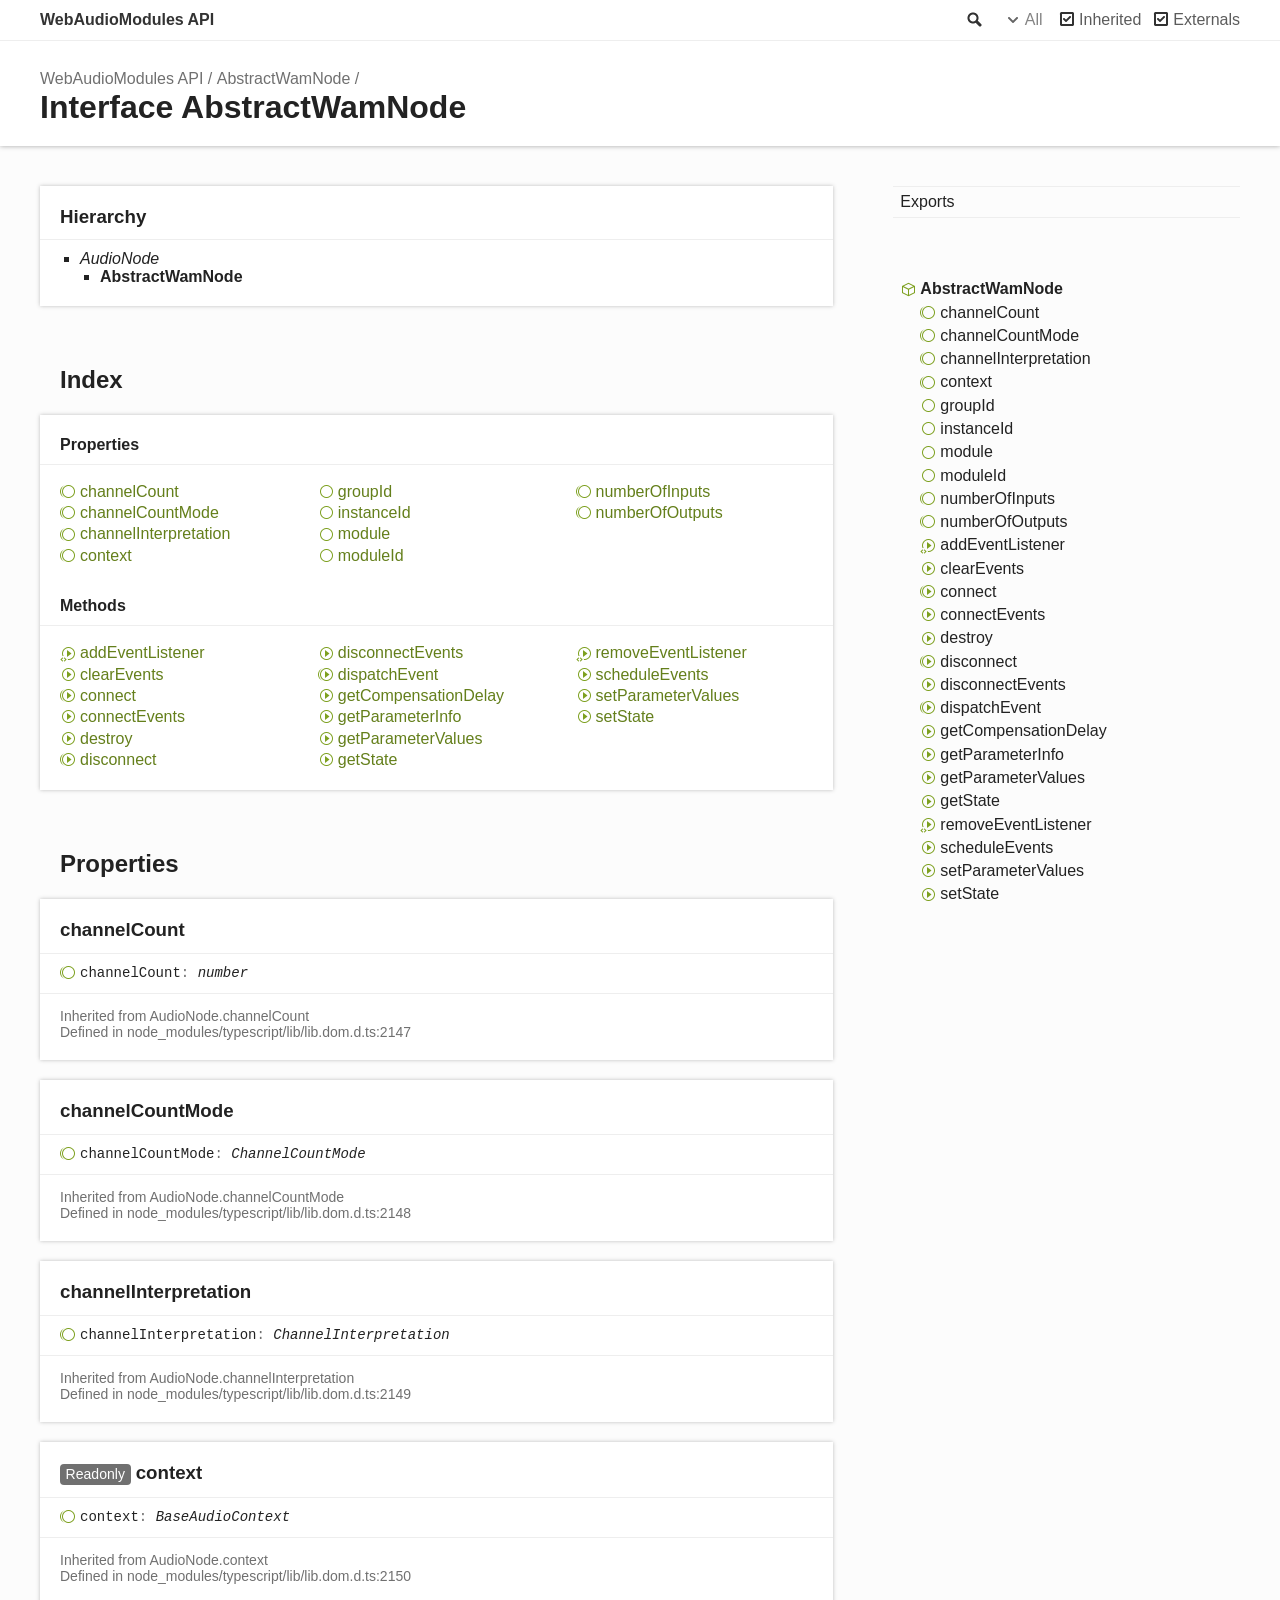
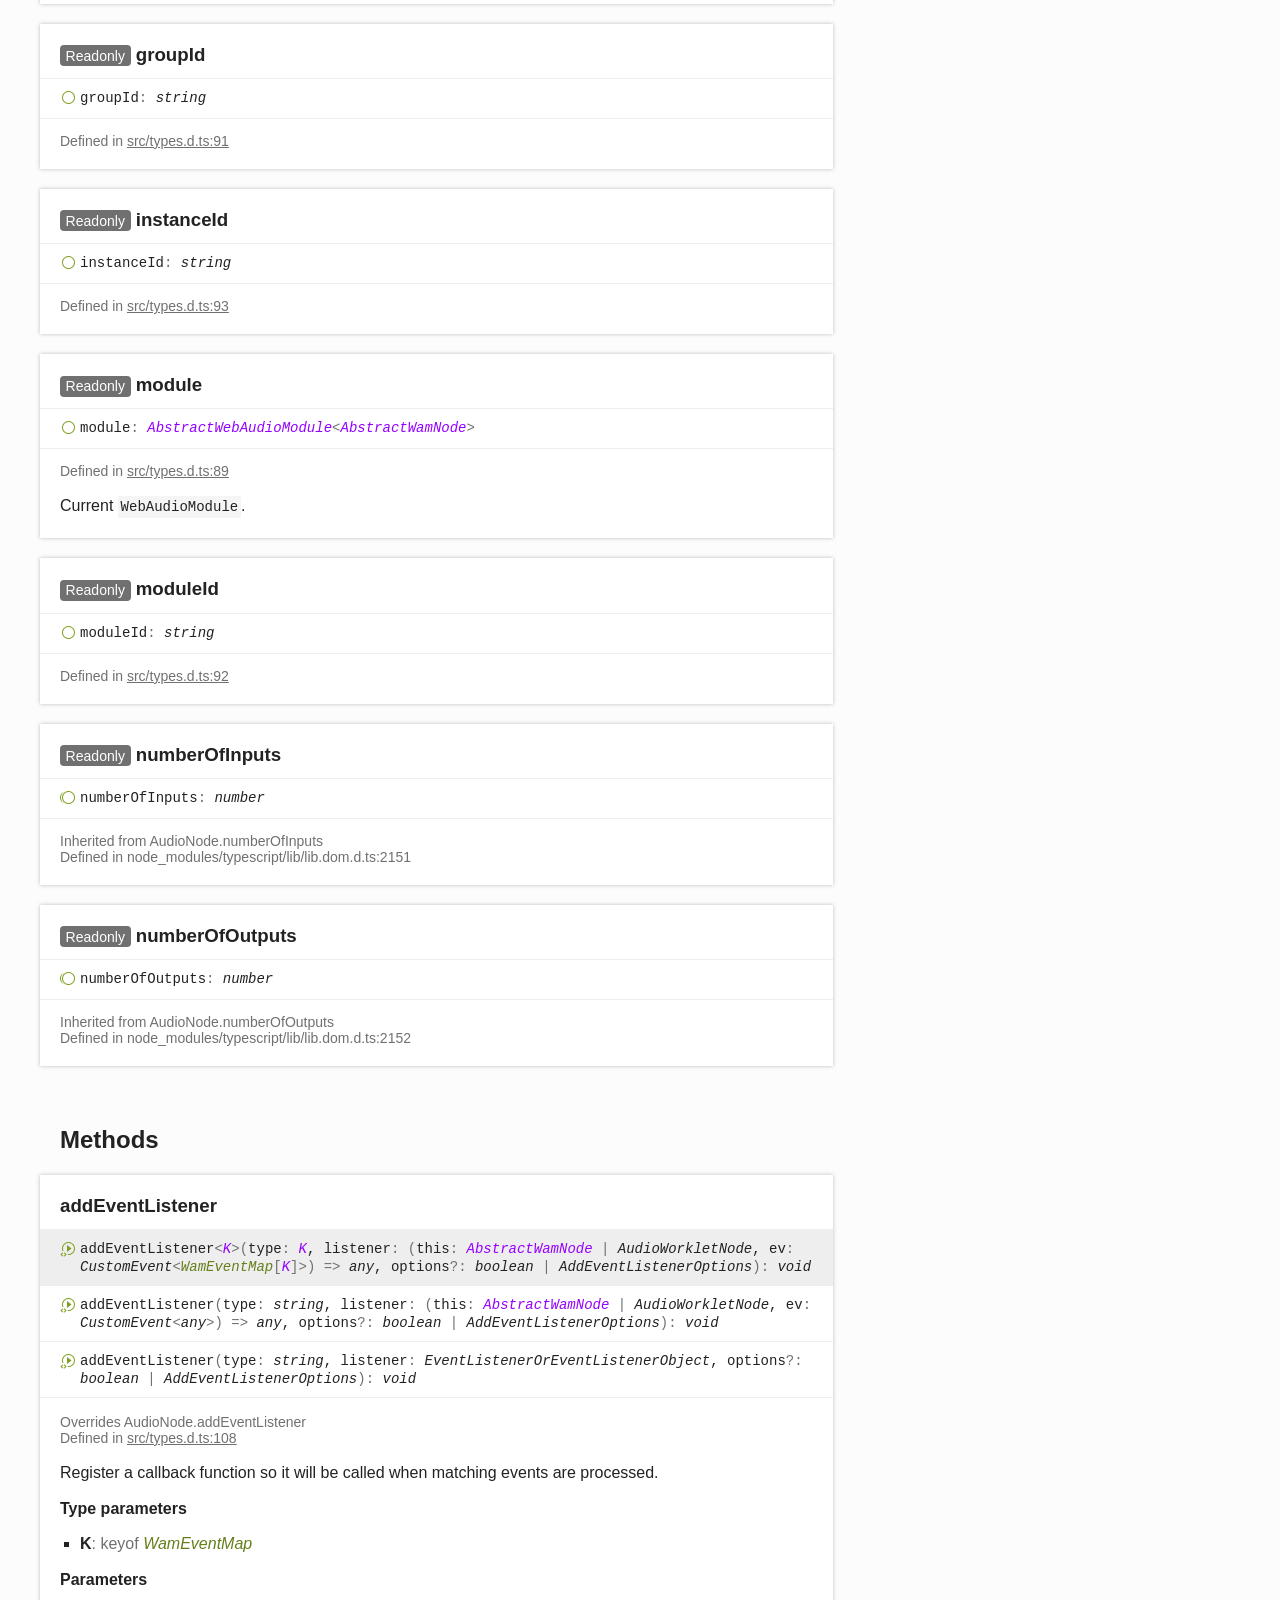
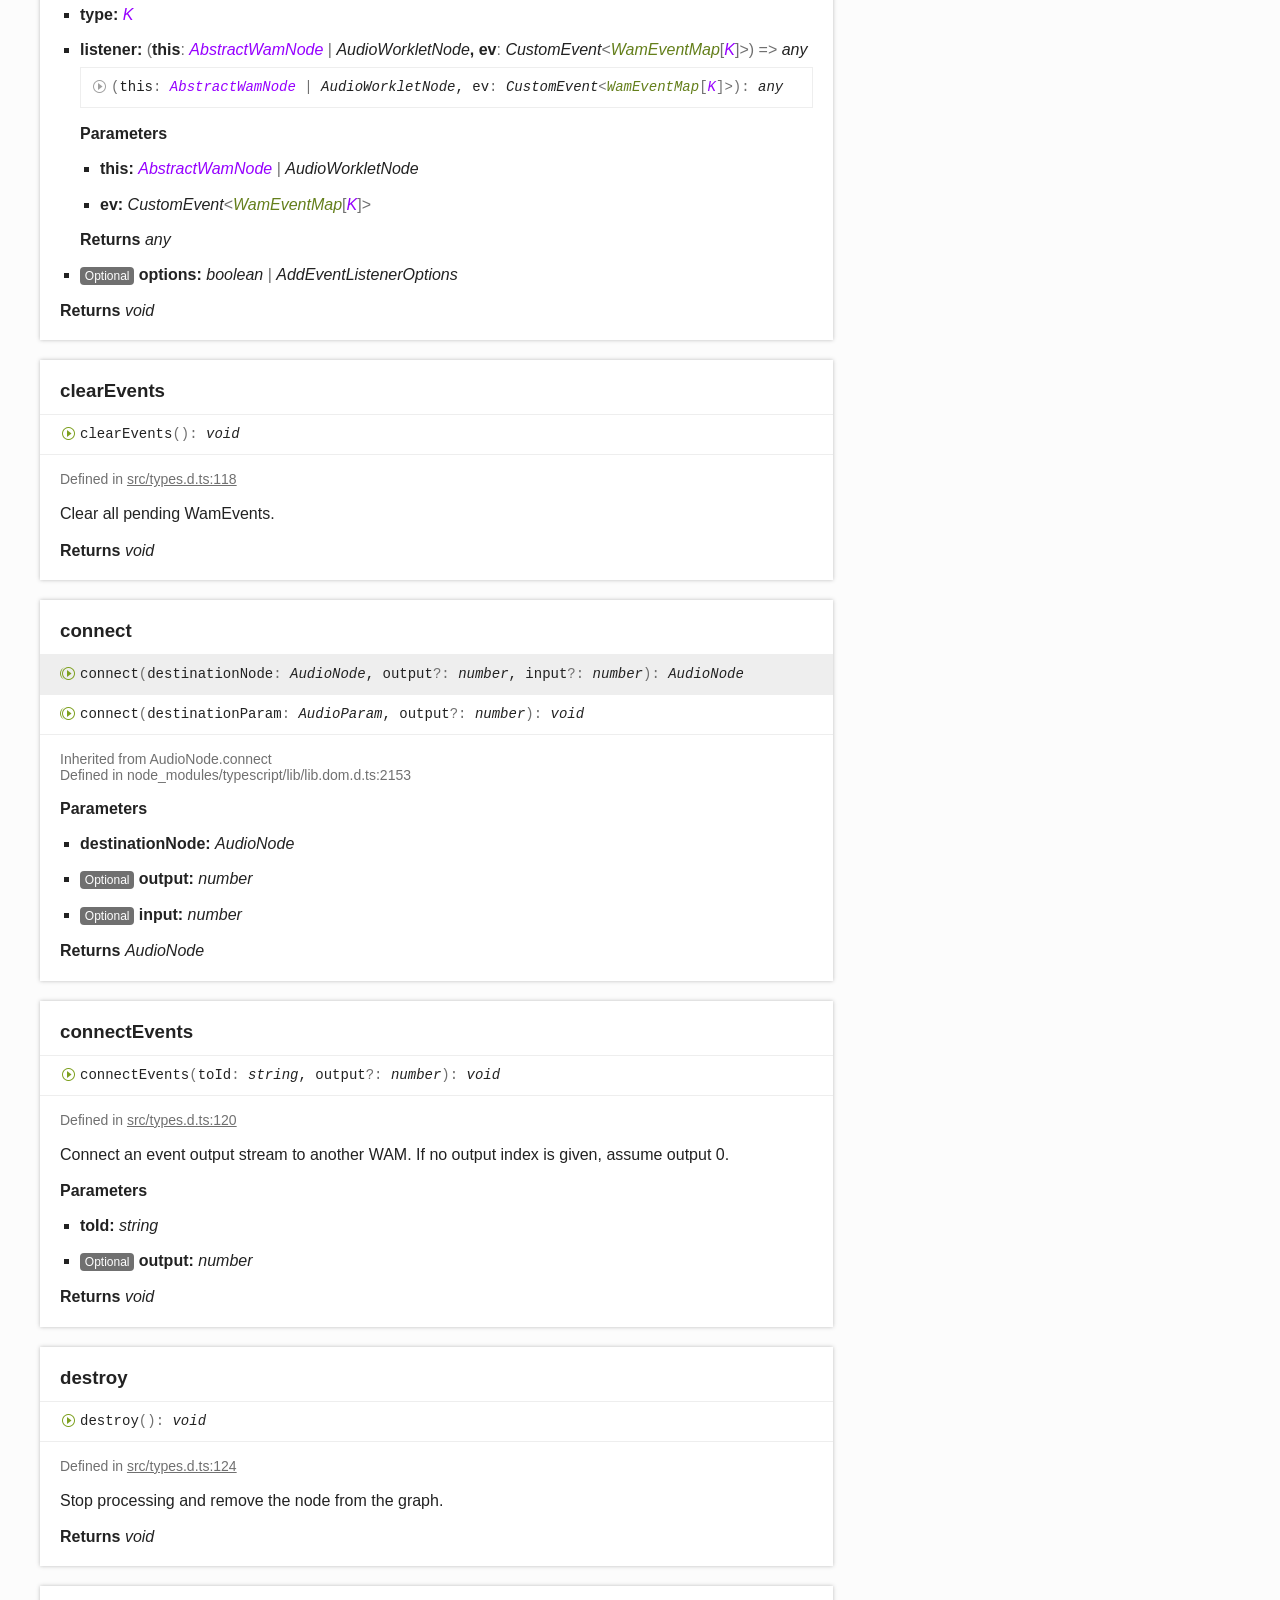
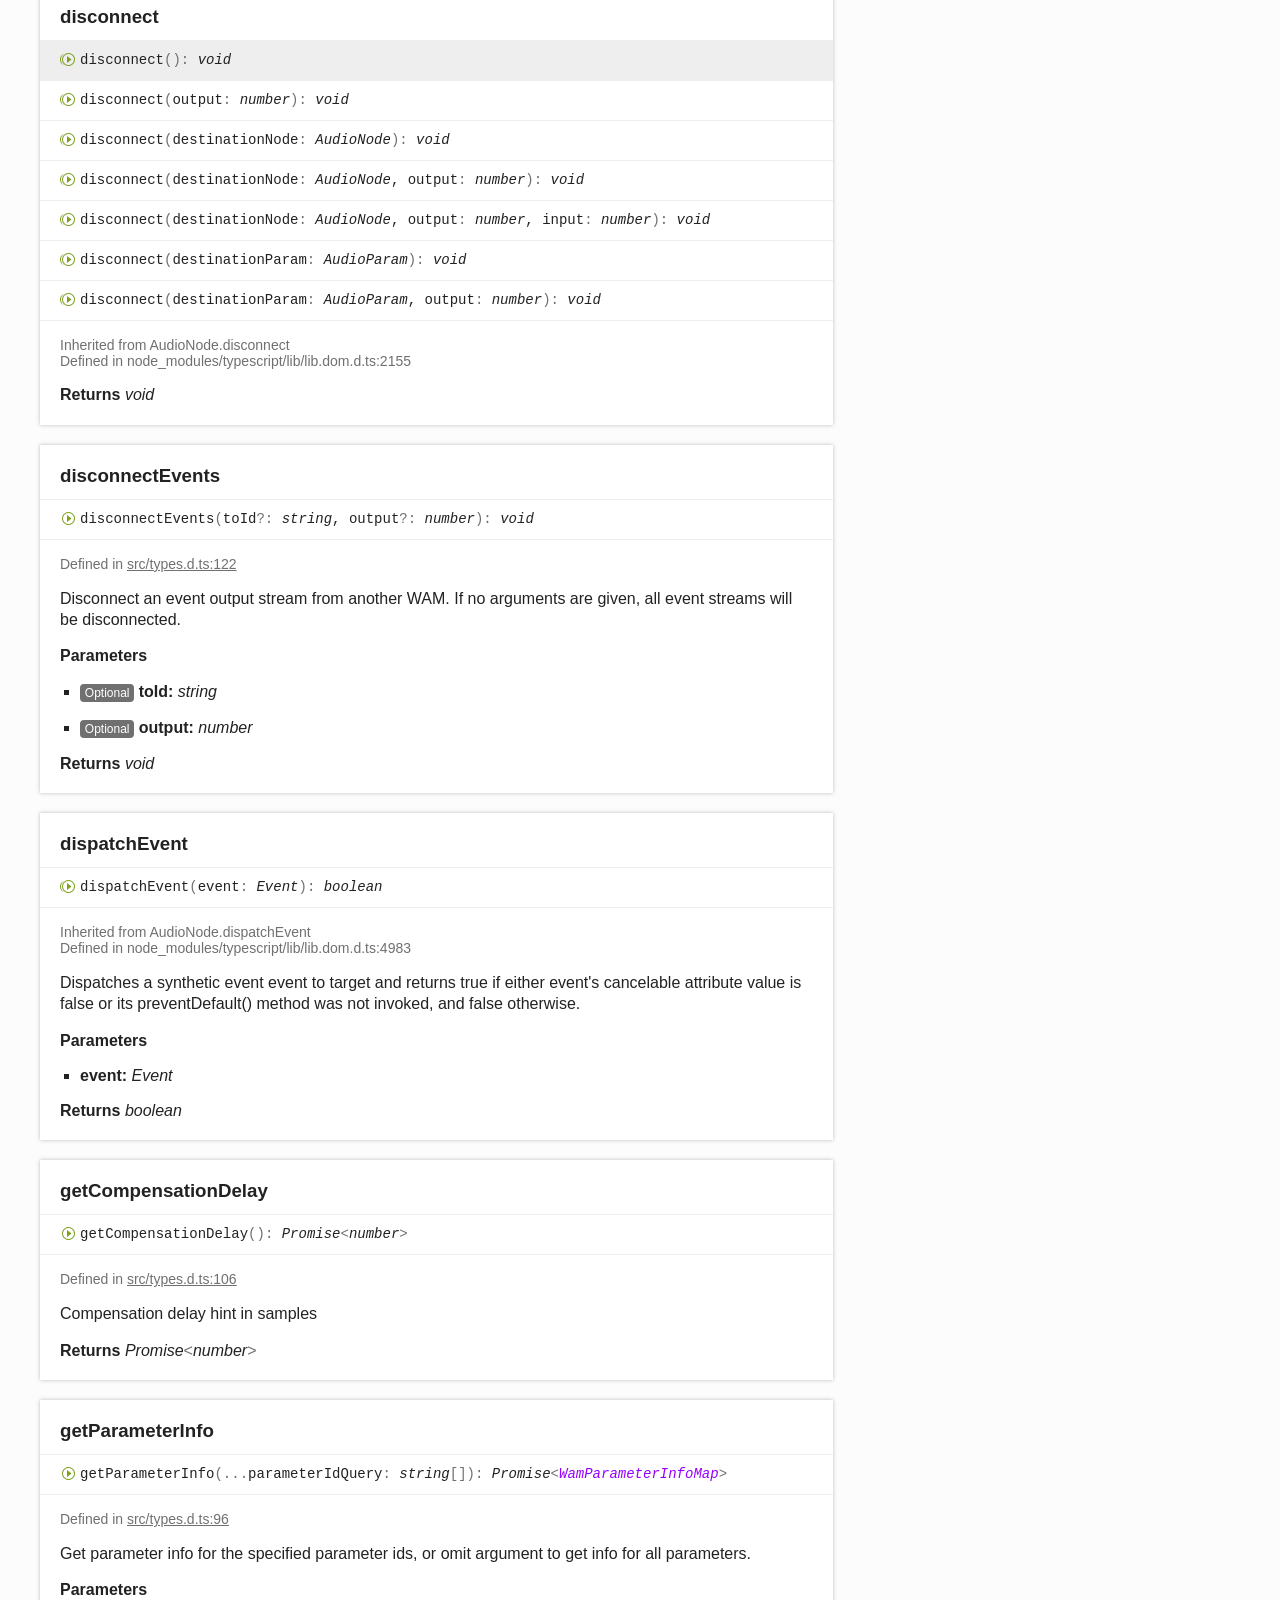
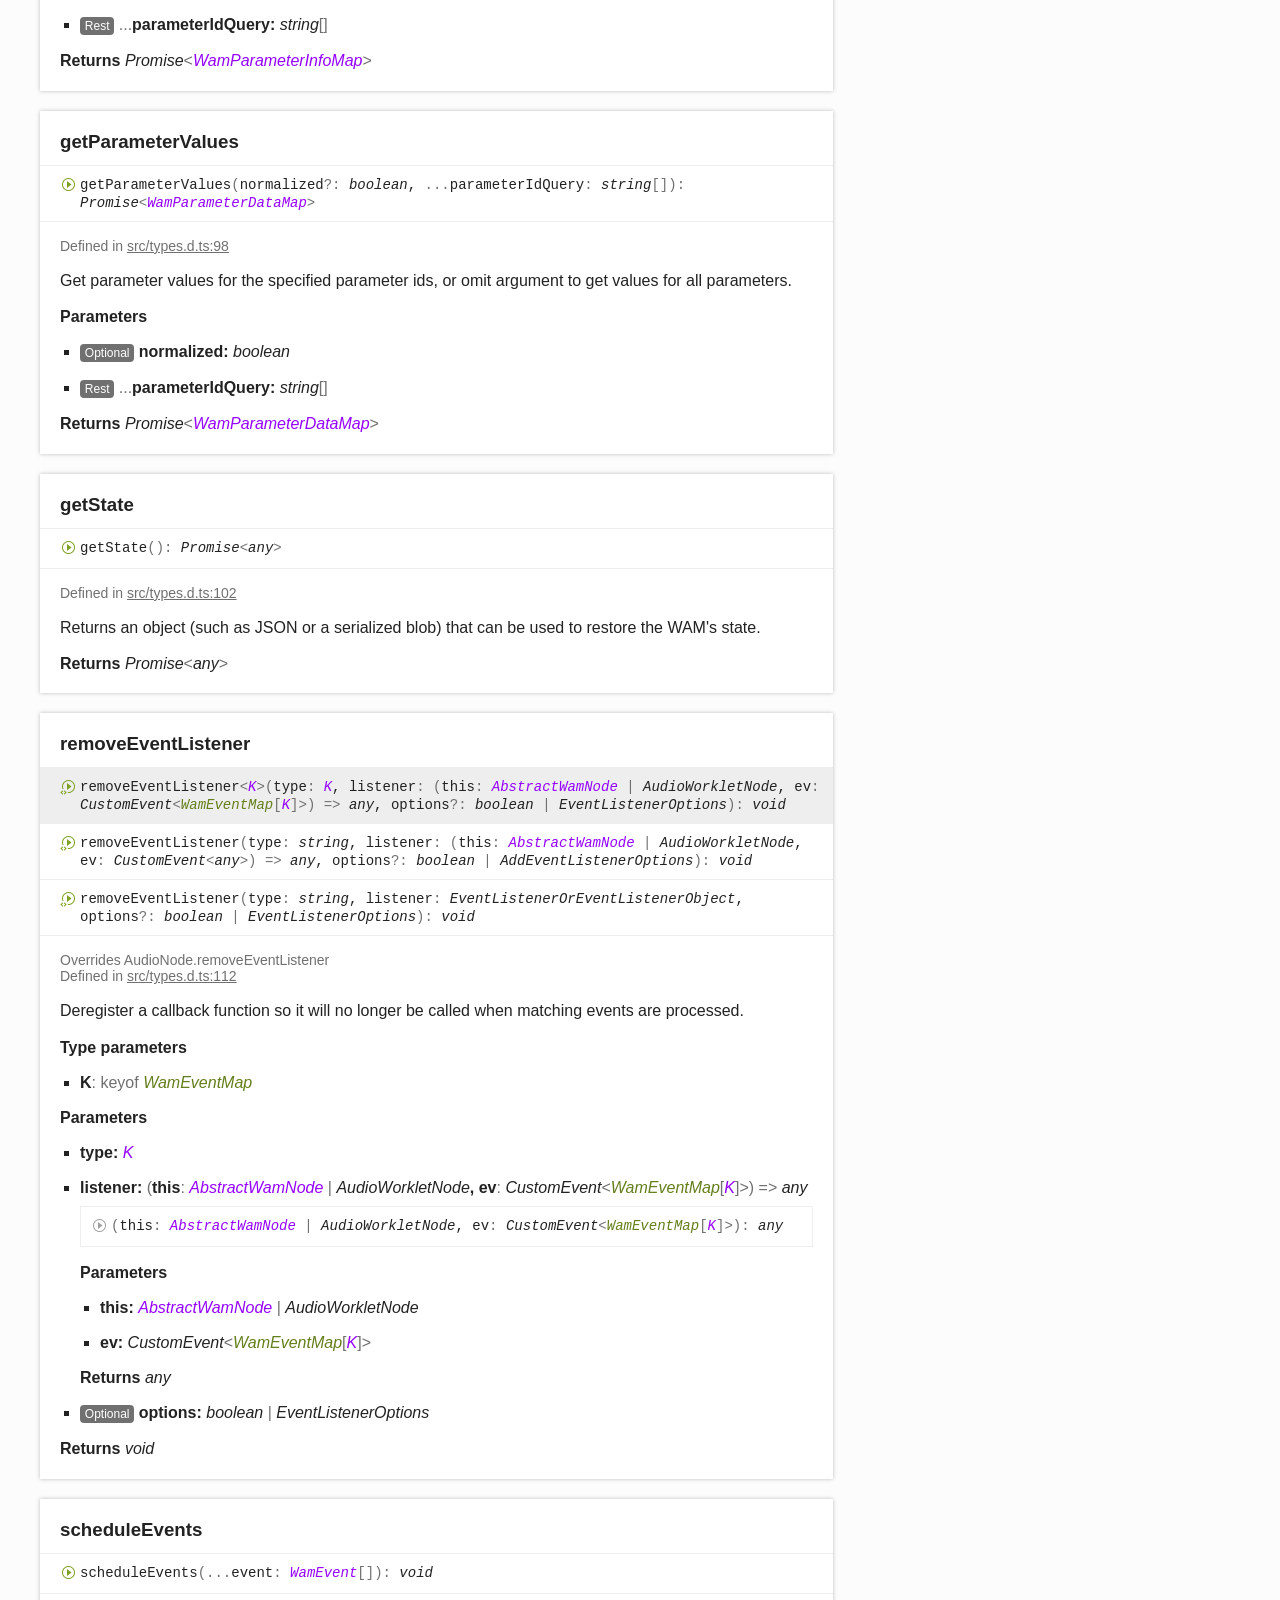
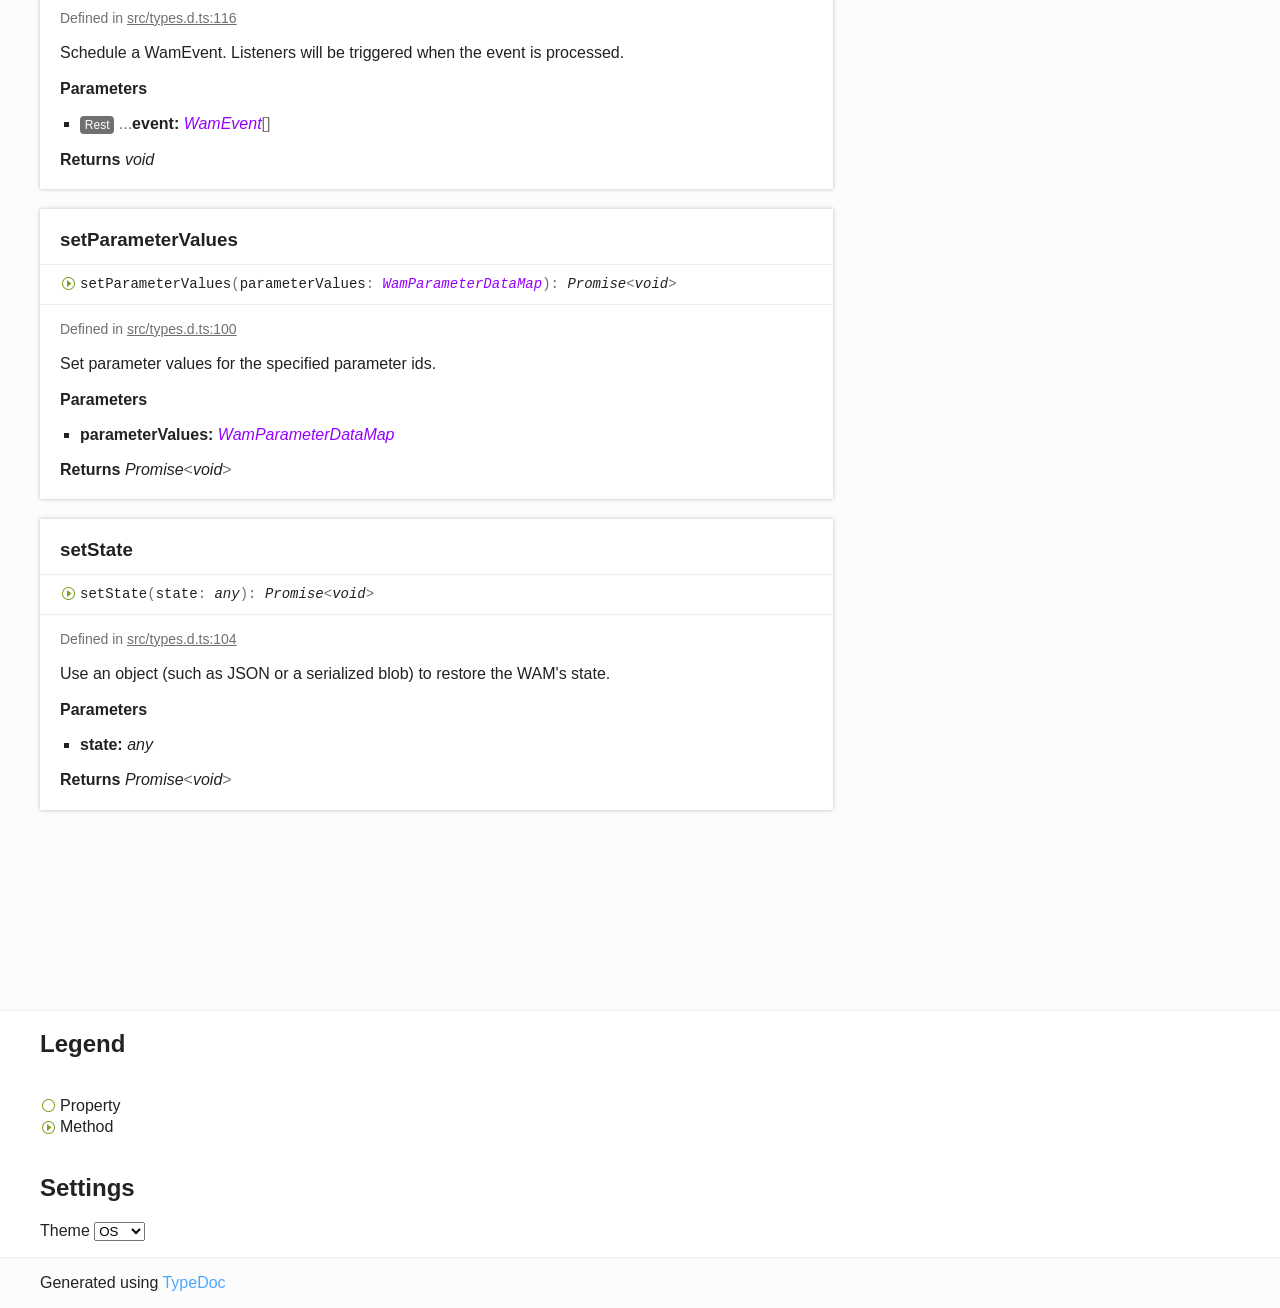
<file: api/docs/typedoc/interfaces/AbstractWamNode.html>
<!DOCTYPE html><html class="default"><head><meta charSet="utf-8"/><meta http-equiv="x-ua-compatible" content="IE=edge"/><title>AbstractWamNode | WebAudioModules API</title><meta name="description" content="Documentation for WebAudioModules API"/><meta name="viewport" content="width=device-width, initial-scale=1"/><link rel="stylesheet" href="../assets/style.css"/><link rel="stylesheet" href="../assets/highlight.css"/><script async src="../assets/search.js" id="search-script"></script></head><body><script>document.body.classList.add(localStorage.getItem("tsd-theme") || "os")</script><header><div class="tsd-page-toolbar"><div class="container"><div class="table-wrap"><div class="table-cell" id="tsd-search" data-base=".."><div class="field"><label for="tsd-search-field" class="tsd-widget search no-caption">Search</label><input type="text" id="tsd-search-field"/></div><ul class="results"><li class="state loading">Preparing search index...</li><li class="state failure">The search index is not available</li></ul><a href="../index.html" class="title">WebAudioModules API</a></div><div class="table-cell" id="tsd-widgets"><div id="tsd-filter"><a href="#" class="tsd-widget options no-caption" data-toggle="options">Options</a><div class="tsd-filter-group"><div class="tsd-select" id="tsd-filter-visibility"><span class="tsd-select-label">All</span><ul class="tsd-select-list"><li data-value="public">Public</li><li data-value="protected">Public/Protected</li><li data-value="private" class="selected">All</li></ul></div> <input type="checkbox" id="tsd-filter-inherited" checked/><label class="tsd-widget" for="tsd-filter-inherited">Inherited</label><input type="checkbox" id="tsd-filter-externals" checked/><label class="tsd-widget" for="tsd-filter-externals">Externals</label></div></div><a href="#" class="tsd-widget menu no-caption" data-toggle="menu">Menu</a></div></div></div></div><div class="tsd-page-title"><div class="container"><ul class="tsd-breadcrumb"><li><a href="../modules.html">WebAudioModules API</a></li><li><a href="AbstractWamNode.html">AbstractWamNode</a></li></ul><h1>Interface AbstractWamNode </h1></div></div></header><div class="container container-main"><div class="row"><div class="col-8 col-content"><section class="tsd-panel tsd-hierarchy"><h3>Hierarchy</h3><ul class="tsd-hierarchy"><li><span class="tsd-signature-type">AudioNode</span><ul class="tsd-hierarchy"><li><span class="target">AbstractWamNode</span></li></ul></li></ul></section><section class="tsd-panel-group tsd-index-group"><h2>Index</h2><section class="tsd-panel tsd-index-panel"><div class="tsd-index-content"><section class="tsd-index-section "><h3>Properties</h3><ul class="tsd-index-list"><li class="tsd-kind-property tsd-parent-kind-interface tsd-is-inherited tsd-is-external"><a href="AbstractWamNode.html#channelCount" class="tsd-kind-icon">channel<wbr/>Count</a></li><li class="tsd-kind-property tsd-parent-kind-interface tsd-is-inherited tsd-is-external"><a href="AbstractWamNode.html#channelCountMode" class="tsd-kind-icon">channel<wbr/>Count<wbr/>Mode</a></li><li class="tsd-kind-property tsd-parent-kind-interface tsd-is-inherited tsd-is-external"><a href="AbstractWamNode.html#channelInterpretation" class="tsd-kind-icon">channel<wbr/>Interpretation</a></li><li class="tsd-kind-property tsd-parent-kind-interface tsd-is-inherited tsd-is-external"><a href="AbstractWamNode.html#context" class="tsd-kind-icon">context</a></li><li class="tsd-kind-property tsd-parent-kind-interface"><a href="AbstractWamNode.html#groupId" class="tsd-kind-icon">group<wbr/>Id</a></li><li class="tsd-kind-property tsd-parent-kind-interface"><a href="AbstractWamNode.html#instanceId" class="tsd-kind-icon">instance<wbr/>Id</a></li><li class="tsd-kind-property tsd-parent-kind-interface"><a href="AbstractWamNode.html#module" class="tsd-kind-icon">module</a></li><li class="tsd-kind-property tsd-parent-kind-interface"><a href="AbstractWamNode.html#moduleId" class="tsd-kind-icon">module<wbr/>Id</a></li><li class="tsd-kind-property tsd-parent-kind-interface tsd-is-inherited tsd-is-external"><a href="AbstractWamNode.html#numberOfInputs" class="tsd-kind-icon">number<wbr/>Of<wbr/>Inputs</a></li><li class="tsd-kind-property tsd-parent-kind-interface tsd-is-inherited tsd-is-external"><a href="AbstractWamNode.html#numberOfOutputs" class="tsd-kind-icon">number<wbr/>Of<wbr/>Outputs</a></li></ul></section><section class="tsd-index-section "><h3>Methods</h3><ul class="tsd-index-list"><li class="tsd-kind-method tsd-parent-kind-interface tsd-has-type-parameter tsd-is-overwrite"><a href="AbstractWamNode.html#addEventListener" class="tsd-kind-icon">add<wbr/>Event<wbr/>Listener</a></li><li class="tsd-kind-method tsd-parent-kind-interface"><a href="AbstractWamNode.html#clearEvents" class="tsd-kind-icon">clear<wbr/>Events</a></li><li class="tsd-kind-method tsd-parent-kind-interface tsd-is-inherited tsd-is-external"><a href="AbstractWamNode.html#connect" class="tsd-kind-icon">connect</a></li><li class="tsd-kind-method tsd-parent-kind-interface"><a href="AbstractWamNode.html#connectEvents" class="tsd-kind-icon">connect<wbr/>Events</a></li><li class="tsd-kind-method tsd-parent-kind-interface"><a href="AbstractWamNode.html#destroy" class="tsd-kind-icon">destroy</a></li><li class="tsd-kind-method tsd-parent-kind-interface tsd-is-inherited tsd-is-external"><a href="AbstractWamNode.html#disconnect" class="tsd-kind-icon">disconnect</a></li><li class="tsd-kind-method tsd-parent-kind-interface"><a href="AbstractWamNode.html#disconnectEvents" class="tsd-kind-icon">disconnect<wbr/>Events</a></li><li class="tsd-kind-method tsd-parent-kind-interface tsd-is-inherited tsd-is-external"><a href="AbstractWamNode.html#dispatchEvent" class="tsd-kind-icon">dispatch<wbr/>Event</a></li><li class="tsd-kind-method tsd-parent-kind-interface"><a href="AbstractWamNode.html#getCompensationDelay" class="tsd-kind-icon">get<wbr/>Compensation<wbr/>Delay</a></li><li class="tsd-kind-method tsd-parent-kind-interface"><a href="AbstractWamNode.html#getParameterInfo" class="tsd-kind-icon">get<wbr/>Parameter<wbr/>Info</a></li><li class="tsd-kind-method tsd-parent-kind-interface"><a href="AbstractWamNode.html#getParameterValues" class="tsd-kind-icon">get<wbr/>Parameter<wbr/>Values</a></li><li class="tsd-kind-method tsd-parent-kind-interface"><a href="AbstractWamNode.html#getState" class="tsd-kind-icon">get<wbr/>State</a></li><li class="tsd-kind-method tsd-parent-kind-interface tsd-has-type-parameter tsd-is-overwrite"><a href="AbstractWamNode.html#removeEventListener" class="tsd-kind-icon">remove<wbr/>Event<wbr/>Listener</a></li><li class="tsd-kind-method tsd-parent-kind-interface"><a href="AbstractWamNode.html#scheduleEvents" class="tsd-kind-icon">schedule<wbr/>Events</a></li><li class="tsd-kind-method tsd-parent-kind-interface"><a href="AbstractWamNode.html#setParameterValues" class="tsd-kind-icon">set<wbr/>Parameter<wbr/>Values</a></li><li class="tsd-kind-method tsd-parent-kind-interface"><a href="AbstractWamNode.html#setState" class="tsd-kind-icon">set<wbr/>State</a></li></ul></section></div></section></section><section class="tsd-panel-group tsd-member-group "><h2>Properties</h2><section class="tsd-panel tsd-member tsd-kind-property tsd-parent-kind-interface tsd-is-inherited tsd-is-external"><a id="channelCount" class="tsd-anchor"></a><h3 class="tsd-anchor-link">channel<wbr/>Count<a href="#channelCount" aria-label="Permalink" class="tsd-anchor-icon"><svg xmlns="http://www.w3.org/2000/svg" class="icon icon-tabler icon-tabler-link" viewBox="0 0 24 24" stroke-width="2" stroke="currentColor" fill="none" stroke-linecap="round" stroke-linejoin="round"><path stroke="none" d="M0 0h24v24H0z" fill="none"></path><path d="M10 14a3.5 3.5 0 0 0 5 0l4 -4a3.5 3.5 0 0 0 -5 -5l-.5 .5"></path><path d="M14 10a3.5 3.5 0 0 0 -5 0l-4 4a3.5 3.5 0 0 0 5 5l.5 -.5"></path></svg></a></h3><div class="tsd-signature tsd-kind-icon">channel<wbr/>Count<span class="tsd-signature-symbol">:</span> <span class="tsd-signature-type">number</span></div><aside class="tsd-sources"><p>Inherited from AudioNode.channelCount</p><ul><li>Defined in node_modules/typescript/lib/lib.dom.d.ts:2147</li></ul></aside></section><section class="tsd-panel tsd-member tsd-kind-property tsd-parent-kind-interface tsd-is-inherited tsd-is-external"><a id="channelCountMode" class="tsd-anchor"></a><h3 class="tsd-anchor-link">channel<wbr/>Count<wbr/>Mode<a href="#channelCountMode" aria-label="Permalink" class="tsd-anchor-icon"><svg xmlns="http://www.w3.org/2000/svg" class="icon icon-tabler icon-tabler-link" viewBox="0 0 24 24" stroke-width="2" stroke="currentColor" fill="none" stroke-linecap="round" stroke-linejoin="round"><path stroke="none" d="M0 0h24v24H0z" fill="none"></path><path d="M10 14a3.5 3.5 0 0 0 5 0l4 -4a3.5 3.5 0 0 0 -5 -5l-.5 .5"></path><path d="M14 10a3.5 3.5 0 0 0 -5 0l-4 4a3.5 3.5 0 0 0 5 5l.5 -.5"></path></svg></a></h3><div class="tsd-signature tsd-kind-icon">channel<wbr/>Count<wbr/>Mode<span class="tsd-signature-symbol">:</span> <span class="tsd-signature-type">ChannelCountMode</span></div><aside class="tsd-sources"><p>Inherited from AudioNode.channelCountMode</p><ul><li>Defined in node_modules/typescript/lib/lib.dom.d.ts:2148</li></ul></aside></section><section class="tsd-panel tsd-member tsd-kind-property tsd-parent-kind-interface tsd-is-inherited tsd-is-external"><a id="channelInterpretation" class="tsd-anchor"></a><h3 class="tsd-anchor-link">channel<wbr/>Interpretation<a href="#channelInterpretation" aria-label="Permalink" class="tsd-anchor-icon"><svg xmlns="http://www.w3.org/2000/svg" class="icon icon-tabler icon-tabler-link" viewBox="0 0 24 24" stroke-width="2" stroke="currentColor" fill="none" stroke-linecap="round" stroke-linejoin="round"><path stroke="none" d="M0 0h24v24H0z" fill="none"></path><path d="M10 14a3.5 3.5 0 0 0 5 0l4 -4a3.5 3.5 0 0 0 -5 -5l-.5 .5"></path><path d="M14 10a3.5 3.5 0 0 0 -5 0l-4 4a3.5 3.5 0 0 0 5 5l.5 -.5"></path></svg></a></h3><div class="tsd-signature tsd-kind-icon">channel<wbr/>Interpretation<span class="tsd-signature-symbol">:</span> <span class="tsd-signature-type">ChannelInterpretation</span></div><aside class="tsd-sources"><p>Inherited from AudioNode.channelInterpretation</p><ul><li>Defined in node_modules/typescript/lib/lib.dom.d.ts:2149</li></ul></aside></section><section class="tsd-panel tsd-member tsd-kind-property tsd-parent-kind-interface tsd-is-inherited tsd-is-external"><a id="context" class="tsd-anchor"></a><h3 class="tsd-anchor-link"><span class="tsd-flag ts-flagReadonly">Readonly</span> context<a href="#context" aria-label="Permalink" class="tsd-anchor-icon"><svg xmlns="http://www.w3.org/2000/svg" class="icon icon-tabler icon-tabler-link" viewBox="0 0 24 24" stroke-width="2" stroke="currentColor" fill="none" stroke-linecap="round" stroke-linejoin="round"><path stroke="none" d="M0 0h24v24H0z" fill="none"></path><path d="M10 14a3.5 3.5 0 0 0 5 0l4 -4a3.5 3.5 0 0 0 -5 -5l-.5 .5"></path><path d="M14 10a3.5 3.5 0 0 0 -5 0l-4 4a3.5 3.5 0 0 0 5 5l.5 -.5"></path></svg></a></h3><div class="tsd-signature tsd-kind-icon">context<span class="tsd-signature-symbol">:</span> <span class="tsd-signature-type">BaseAudioContext</span></div><aside class="tsd-sources"><p>Inherited from AudioNode.context</p><ul><li>Defined in node_modules/typescript/lib/lib.dom.d.ts:2150</li></ul></aside></section><section class="tsd-panel tsd-member tsd-kind-property tsd-parent-kind-interface"><a id="groupId" class="tsd-anchor"></a><h3 class="tsd-anchor-link"><span class="tsd-flag ts-flagReadonly">Readonly</span> group<wbr/>Id<a href="#groupId" aria-label="Permalink" class="tsd-anchor-icon"><svg xmlns="http://www.w3.org/2000/svg" class="icon icon-tabler icon-tabler-link" viewBox="0 0 24 24" stroke-width="2" stroke="currentColor" fill="none" stroke-linecap="round" stroke-linejoin="round"><path stroke="none" d="M0 0h24v24H0z" fill="none"></path><path d="M10 14a3.5 3.5 0 0 0 5 0l4 -4a3.5 3.5 0 0 0 -5 -5l-.5 .5"></path><path d="M14 10a3.5 3.5 0 0 0 -5 0l-4 4a3.5 3.5 0 0 0 5 5l.5 -.5"></path></svg></a></h3><div class="tsd-signature tsd-kind-icon">group<wbr/>Id<span class="tsd-signature-symbol">:</span> <span class="tsd-signature-type">string</span></div><aside class="tsd-sources"><ul><li>Defined in <a href="https://github.com/webaudiomodules/api/blob/ab388b0/src/types.d.ts#L91">src/types.d.ts:91</a></li></ul></aside></section><section class="tsd-panel tsd-member tsd-kind-property tsd-parent-kind-interface"><a id="instanceId" class="tsd-anchor"></a><h3 class="tsd-anchor-link"><span class="tsd-flag ts-flagReadonly">Readonly</span> instance<wbr/>Id<a href="#instanceId" aria-label="Permalink" class="tsd-anchor-icon"><svg xmlns="http://www.w3.org/2000/svg" class="icon icon-tabler icon-tabler-link" viewBox="0 0 24 24" stroke-width="2" stroke="currentColor" fill="none" stroke-linecap="round" stroke-linejoin="round"><path stroke="none" d="M0 0h24v24H0z" fill="none"></path><path d="M10 14a3.5 3.5 0 0 0 5 0l4 -4a3.5 3.5 0 0 0 -5 -5l-.5 .5"></path><path d="M14 10a3.5 3.5 0 0 0 -5 0l-4 4a3.5 3.5 0 0 0 5 5l.5 -.5"></path></svg></a></h3><div class="tsd-signature tsd-kind-icon">instance<wbr/>Id<span class="tsd-signature-symbol">:</span> <span class="tsd-signature-type">string</span></div><aside class="tsd-sources"><ul><li>Defined in <a href="https://github.com/webaudiomodules/api/blob/ab388b0/src/types.d.ts#L93">src/types.d.ts:93</a></li></ul></aside></section><section class="tsd-panel tsd-member tsd-kind-property tsd-parent-kind-interface"><a id="module" class="tsd-anchor"></a><h3 class="tsd-anchor-link"><span class="tsd-flag ts-flagReadonly">Readonly</span> module<a href="#module" aria-label="Permalink" class="tsd-anchor-icon"><svg xmlns="http://www.w3.org/2000/svg" class="icon icon-tabler icon-tabler-link" viewBox="0 0 24 24" stroke-width="2" stroke="currentColor" fill="none" stroke-linecap="round" stroke-linejoin="round"><path stroke="none" d="M0 0h24v24H0z" fill="none"></path><path d="M10 14a3.5 3.5 0 0 0 5 0l4 -4a3.5 3.5 0 0 0 -5 -5l-.5 .5"></path><path d="M14 10a3.5 3.5 0 0 0 -5 0l-4 4a3.5 3.5 0 0 0 5 5l.5 -.5"></path></svg></a></h3><div class="tsd-signature tsd-kind-icon">module<span class="tsd-signature-symbol">:</span> <a href="../modules.html#AbstractWebAudioModule" class="tsd-signature-type" data-tsd-kind="Variable">AbstractWebAudioModule</a><span class="tsd-signature-symbol">&lt;</span><a href="../modules.html#AbstractWamNode" class="tsd-signature-type" data-tsd-kind="Variable">AbstractWamNode</a><span class="tsd-signature-symbol">&gt;</span></div><aside class="tsd-sources"><ul><li>Defined in <a href="https://github.com/webaudiomodules/api/blob/ab388b0/src/types.d.ts#L89">src/types.d.ts:89</a></li></ul></aside><div class="tsd-comment tsd-typography"><div class="lead">
<p>Current <code>WebAudioModule</code>.</p>
</div></div></section><section class="tsd-panel tsd-member tsd-kind-property tsd-parent-kind-interface"><a id="moduleId" class="tsd-anchor"></a><h3 class="tsd-anchor-link"><span class="tsd-flag ts-flagReadonly">Readonly</span> module<wbr/>Id<a href="#moduleId" aria-label="Permalink" class="tsd-anchor-icon"><svg xmlns="http://www.w3.org/2000/svg" class="icon icon-tabler icon-tabler-link" viewBox="0 0 24 24" stroke-width="2" stroke="currentColor" fill="none" stroke-linecap="round" stroke-linejoin="round"><path stroke="none" d="M0 0h24v24H0z" fill="none"></path><path d="M10 14a3.5 3.5 0 0 0 5 0l4 -4a3.5 3.5 0 0 0 -5 -5l-.5 .5"></path><path d="M14 10a3.5 3.5 0 0 0 -5 0l-4 4a3.5 3.5 0 0 0 5 5l.5 -.5"></path></svg></a></h3><div class="tsd-signature tsd-kind-icon">module<wbr/>Id<span class="tsd-signature-symbol">:</span> <span class="tsd-signature-type">string</span></div><aside class="tsd-sources"><ul><li>Defined in <a href="https://github.com/webaudiomodules/api/blob/ab388b0/src/types.d.ts#L92">src/types.d.ts:92</a></li></ul></aside></section><section class="tsd-panel tsd-member tsd-kind-property tsd-parent-kind-interface tsd-is-inherited tsd-is-external"><a id="numberOfInputs" class="tsd-anchor"></a><h3 class="tsd-anchor-link"><span class="tsd-flag ts-flagReadonly">Readonly</span> number<wbr/>Of<wbr/>Inputs<a href="#numberOfInputs" aria-label="Permalink" class="tsd-anchor-icon"><svg xmlns="http://www.w3.org/2000/svg" class="icon icon-tabler icon-tabler-link" viewBox="0 0 24 24" stroke-width="2" stroke="currentColor" fill="none" stroke-linecap="round" stroke-linejoin="round"><path stroke="none" d="M0 0h24v24H0z" fill="none"></path><path d="M10 14a3.5 3.5 0 0 0 5 0l4 -4a3.5 3.5 0 0 0 -5 -5l-.5 .5"></path><path d="M14 10a3.5 3.5 0 0 0 -5 0l-4 4a3.5 3.5 0 0 0 5 5l.5 -.5"></path></svg></a></h3><div class="tsd-signature tsd-kind-icon">number<wbr/>Of<wbr/>Inputs<span class="tsd-signature-symbol">:</span> <span class="tsd-signature-type">number</span></div><aside class="tsd-sources"><p>Inherited from AudioNode.numberOfInputs</p><ul><li>Defined in node_modules/typescript/lib/lib.dom.d.ts:2151</li></ul></aside></section><section class="tsd-panel tsd-member tsd-kind-property tsd-parent-kind-interface tsd-is-inherited tsd-is-external"><a id="numberOfOutputs" class="tsd-anchor"></a><h3 class="tsd-anchor-link"><span class="tsd-flag ts-flagReadonly">Readonly</span> number<wbr/>Of<wbr/>Outputs<a href="#numberOfOutputs" aria-label="Permalink" class="tsd-anchor-icon"><svg xmlns="http://www.w3.org/2000/svg" class="icon icon-tabler icon-tabler-link" viewBox="0 0 24 24" stroke-width="2" stroke="currentColor" fill="none" stroke-linecap="round" stroke-linejoin="round"><path stroke="none" d="M0 0h24v24H0z" fill="none"></path><path d="M10 14a3.5 3.5 0 0 0 5 0l4 -4a3.5 3.5 0 0 0 -5 -5l-.5 .5"></path><path d="M14 10a3.5 3.5 0 0 0 -5 0l-4 4a3.5 3.5 0 0 0 5 5l.5 -.5"></path></svg></a></h3><div class="tsd-signature tsd-kind-icon">number<wbr/>Of<wbr/>Outputs<span class="tsd-signature-symbol">:</span> <span class="tsd-signature-type">number</span></div><aside class="tsd-sources"><p>Inherited from AudioNode.numberOfOutputs</p><ul><li>Defined in node_modules/typescript/lib/lib.dom.d.ts:2152</li></ul></aside></section></section><section class="tsd-panel-group tsd-member-group "><h2>Methods</h2><section class="tsd-panel tsd-member tsd-kind-method tsd-parent-kind-interface tsd-has-type-parameter tsd-is-overwrite"><a id="addEventListener" class="tsd-anchor"></a><h3 class="tsd-anchor-link">add<wbr/>Event<wbr/>Listener<a href="#addEventListener" aria-label="Permalink" class="tsd-anchor-icon"><svg xmlns="http://www.w3.org/2000/svg" class="icon icon-tabler icon-tabler-link" viewBox="0 0 24 24" stroke-width="2" stroke="currentColor" fill="none" stroke-linecap="round" stroke-linejoin="round"><path stroke="none" d="M0 0h24v24H0z" fill="none"></path><path d="M10 14a3.5 3.5 0 0 0 5 0l4 -4a3.5 3.5 0 0 0 -5 -5l-.5 .5"></path><path d="M14 10a3.5 3.5 0 0 0 -5 0l-4 4a3.5 3.5 0 0 0 5 5l.5 -.5"></path></svg></a></h3><ul class="tsd-signatures tsd-kind-method tsd-parent-kind-interface tsd-has-type-parameter tsd-is-overwrite"><li class="tsd-signature tsd-kind-icon">add<wbr/>Event<wbr/>Listener<span class="tsd-signature-symbol">&lt;</span><span class="tsd-signature-type" data-tsd-kind="Type parameter">K</span><span class="tsd-signature-symbol">&gt;</span><span class="tsd-signature-symbol">(</span>type<span class="tsd-signature-symbol">: </span><span class="tsd-signature-type" data-tsd-kind="Type parameter">K</span>, listener<span class="tsd-signature-symbol">: </span><span class="tsd-signature-symbol">(</span>this<span class="tsd-signature-symbol">: </span><a href="../modules.html#AbstractWamNode" class="tsd-signature-type" data-tsd-kind="Variable">AbstractWamNode</a><span class="tsd-signature-symbol"> | </span><span class="tsd-signature-type">AudioWorkletNode</span>, ev<span class="tsd-signature-symbol">: </span><span class="tsd-signature-type">CustomEvent</span><span class="tsd-signature-symbol">&lt;</span><a href="WamEventMap.html" class="tsd-signature-type" data-tsd-kind="Interface">WamEventMap</a><span class="tsd-signature-symbol">[</span><span class="tsd-signature-type" data-tsd-kind="Type parameter">K</span><span class="tsd-signature-symbol">]</span><span class="tsd-signature-symbol">&gt;</span><span class="tsd-signature-symbol">)</span><span class="tsd-signature-symbol"> =&gt; </span><span class="tsd-signature-type">any</span>, options<span class="tsd-signature-symbol">?: </span><span class="tsd-signature-type">boolean</span><span class="tsd-signature-symbol"> | </span><span class="tsd-signature-type">AddEventListenerOptions</span><span class="tsd-signature-symbol">)</span><span class="tsd-signature-symbol">: </span><span class="tsd-signature-type">void</span></li><li class="tsd-signature tsd-kind-icon">add<wbr/>Event<wbr/>Listener<span class="tsd-signature-symbol">(</span>type<span class="tsd-signature-symbol">: </span><span class="tsd-signature-type">string</span>, listener<span class="tsd-signature-symbol">: </span><span class="tsd-signature-symbol">(</span>this<span class="tsd-signature-symbol">: </span><a href="../modules.html#AbstractWamNode" class="tsd-signature-type" data-tsd-kind="Variable">AbstractWamNode</a><span class="tsd-signature-symbol"> | </span><span class="tsd-signature-type">AudioWorkletNode</span>, ev<span class="tsd-signature-symbol">: </span><span class="tsd-signature-type">CustomEvent</span><span class="tsd-signature-symbol">&lt;</span><span class="tsd-signature-type">any</span><span class="tsd-signature-symbol">&gt;</span><span class="tsd-signature-symbol">)</span><span class="tsd-signature-symbol"> =&gt; </span><span class="tsd-signature-type">any</span>, options<span class="tsd-signature-symbol">?: </span><span class="tsd-signature-type">boolean</span><span class="tsd-signature-symbol"> | </span><span class="tsd-signature-type">AddEventListenerOptions</span><span class="tsd-signature-symbol">)</span><span class="tsd-signature-symbol">: </span><span class="tsd-signature-type">void</span></li><li class="tsd-signature tsd-kind-icon">add<wbr/>Event<wbr/>Listener<span class="tsd-signature-symbol">(</span>type<span class="tsd-signature-symbol">: </span><span class="tsd-signature-type">string</span>, listener<span class="tsd-signature-symbol">: </span><span class="tsd-signature-type">EventListenerOrEventListenerObject</span>, options<span class="tsd-signature-symbol">?: </span><span class="tsd-signature-type">boolean</span><span class="tsd-signature-symbol"> | </span><span class="tsd-signature-type">AddEventListenerOptions</span><span class="tsd-signature-symbol">)</span><span class="tsd-signature-symbol">: </span><span class="tsd-signature-type">void</span></li></ul><ul class="tsd-descriptions"><li class="tsd-description"><aside class="tsd-sources"><p>Overrides AudioNode.addEventListener</p><ul><li>Defined in <a href="https://github.com/webaudiomodules/api/blob/ab388b0/src/types.d.ts#L108">src/types.d.ts:108</a></li></ul></aside><div class="tsd-comment tsd-typography"><div class="lead">
<p>Register a callback function so it will be called when matching events are processed.</p>
</div></div><h4 class="tsd-type-parameters-title">Type parameters</h4><ul class="tsd-type-parameters"><li><h4>K<span class="tsd-signature-symbol">: </span><span class="tsd-signature-symbol">keyof </span><a href="WamEventMap.html" class="tsd-signature-type" data-tsd-kind="Interface">WamEventMap</a></h4></li></ul><h4 class="tsd-parameters-title">Parameters</h4><ul class="tsd-parameters"><li><h5>type: <span class="tsd-signature-type" data-tsd-kind="Type parameter">K</span></h5></li><li><h5>listener: <span class="tsd-signature-symbol">(</span>this<span class="tsd-signature-symbol">: </span><a href="../modules.html#AbstractWamNode" class="tsd-signature-type" data-tsd-kind="Variable">AbstractWamNode</a><span class="tsd-signature-symbol"> | </span><span class="tsd-signature-type">AudioWorkletNode</span>, ev<span class="tsd-signature-symbol">: </span><span class="tsd-signature-type">CustomEvent</span><span class="tsd-signature-symbol">&lt;</span><a href="WamEventMap.html" class="tsd-signature-type" data-tsd-kind="Interface">WamEventMap</a><span class="tsd-signature-symbol">[</span><span class="tsd-signature-type" data-tsd-kind="Type parameter">K</span><span class="tsd-signature-symbol">]</span><span class="tsd-signature-symbol">&gt;</span><span class="tsd-signature-symbol">)</span><span class="tsd-signature-symbol"> =&gt; </span><span class="tsd-signature-type">any</span></h5><ul class="tsd-parameters"><li class="tsd-parameter-signature"><ul class="tsd-signatures tsd-kind-type-literal"><li class="tsd-signature tsd-kind-icon"><span class="tsd-signature-symbol">(</span>this<span class="tsd-signature-symbol">: </span><a href="../modules.html#AbstractWamNode" class="tsd-signature-type" data-tsd-kind="Variable">AbstractWamNode</a><span class="tsd-signature-symbol"> | </span><span class="tsd-signature-type">AudioWorkletNode</span>, ev<span class="tsd-signature-symbol">: </span><span class="tsd-signature-type">CustomEvent</span><span class="tsd-signature-symbol">&lt;</span><a href="WamEventMap.html" class="tsd-signature-type" data-tsd-kind="Interface">WamEventMap</a><span class="tsd-signature-symbol">[</span><span class="tsd-signature-type" data-tsd-kind="Type parameter">K</span><span class="tsd-signature-symbol">]</span><span class="tsd-signature-symbol">&gt;</span><span class="tsd-signature-symbol">)</span><span class="tsd-signature-symbol">: </span><span class="tsd-signature-type">any</span></li></ul><ul class="tsd-descriptions"><li class="tsd-description"><h4 class="tsd-parameters-title">Parameters</h4><ul class="tsd-parameters"><li><h5>this: <a href="../modules.html#AbstractWamNode" class="tsd-signature-type" data-tsd-kind="Variable">AbstractWamNode</a><span class="tsd-signature-symbol"> | </span><span class="tsd-signature-type">AudioWorkletNode</span></h5></li><li><h5>ev: <span class="tsd-signature-type">CustomEvent</span><span class="tsd-signature-symbol">&lt;</span><a href="WamEventMap.html" class="tsd-signature-type" data-tsd-kind="Interface">WamEventMap</a><span class="tsd-signature-symbol">[</span><span class="tsd-signature-type" data-tsd-kind="Type parameter">K</span><span class="tsd-signature-symbol">]</span><span class="tsd-signature-symbol">&gt;</span></h5></li></ul><h4 class="tsd-returns-title">Returns <span class="tsd-signature-type">any</span></h4></li></ul></li></ul></li><li><h5><span class="tsd-flag ts-flagOptional">Optional</span> options: <span class="tsd-signature-type">boolean</span><span class="tsd-signature-symbol"> | </span><span class="tsd-signature-type">AddEventListenerOptions</span></h5></li></ul><h4 class="tsd-returns-title">Returns <span class="tsd-signature-type">void</span></h4></li><li class="tsd-description"><aside class="tsd-sources"><p>Overrides AudioNode.addEventListener</p><ul><li>Defined in <a href="https://github.com/webaudiomodules/api/blob/ab388b0/src/types.d.ts#L109">src/types.d.ts:109</a></li></ul></aside><h4 class="tsd-parameters-title">Parameters</h4><ul class="tsd-parameters"><li><h5>type: <span class="tsd-signature-type">string</span></h5></li><li><h5>listener: <span class="tsd-signature-symbol">(</span>this<span class="tsd-signature-symbol">: </span><a href="../modules.html#AbstractWamNode" class="tsd-signature-type" data-tsd-kind="Variable">AbstractWamNode</a><span class="tsd-signature-symbol"> | </span><span class="tsd-signature-type">AudioWorkletNode</span>, ev<span class="tsd-signature-symbol">: </span><span class="tsd-signature-type">CustomEvent</span><span class="tsd-signature-symbol">&lt;</span><span class="tsd-signature-type">any</span><span class="tsd-signature-symbol">&gt;</span><span class="tsd-signature-symbol">)</span><span class="tsd-signature-symbol"> =&gt; </span><span class="tsd-signature-type">any</span></h5><ul class="tsd-parameters"><li class="tsd-parameter-signature"><ul class="tsd-signatures tsd-kind-type-literal"><li class="tsd-signature tsd-kind-icon"><span class="tsd-signature-symbol">(</span>this<span class="tsd-signature-symbol">: </span><a href="../modules.html#AbstractWamNode" class="tsd-signature-type" data-tsd-kind="Variable">AbstractWamNode</a><span class="tsd-signature-symbol"> | </span><span class="tsd-signature-type">AudioWorkletNode</span>, ev<span class="tsd-signature-symbol">: </span><span class="tsd-signature-type">CustomEvent</span><span class="tsd-signature-symbol">&lt;</span><span class="tsd-signature-type">any</span><span class="tsd-signature-symbol">&gt;</span><span class="tsd-signature-symbol">)</span><span class="tsd-signature-symbol">: </span><span class="tsd-signature-type">any</span></li></ul><ul class="tsd-descriptions"><li class="tsd-description"><h4 class="tsd-parameters-title">Parameters</h4><ul class="tsd-parameters"><li><h5>this: <a href="../modules.html#AbstractWamNode" class="tsd-signature-type" data-tsd-kind="Variable">AbstractWamNode</a><span class="tsd-signature-symbol"> | </span><span class="tsd-signature-type">AudioWorkletNode</span></h5></li><li><h5>ev: <span class="tsd-signature-type">CustomEvent</span><span class="tsd-signature-symbol">&lt;</span><span class="tsd-signature-type">any</span><span class="tsd-signature-symbol">&gt;</span></h5></li></ul><h4 class="tsd-returns-title">Returns <span class="tsd-signature-type">any</span></h4></li></ul></li></ul></li><li><h5><span class="tsd-flag ts-flagOptional">Optional</span> options: <span class="tsd-signature-type">boolean</span><span class="tsd-signature-symbol"> | </span><span class="tsd-signature-type">AddEventListenerOptions</span></h5></li></ul><h4 class="tsd-returns-title">Returns <span class="tsd-signature-type">void</span></h4></li><li class="tsd-description"><aside class="tsd-sources"><p>Overrides AudioNode.addEventListener</p><ul><li>Defined in <a href="https://github.com/webaudiomodules/api/blob/ab388b0/src/types.d.ts#L110">src/types.d.ts:110</a></li></ul></aside><h4 class="tsd-parameters-title">Parameters</h4><ul class="tsd-parameters"><li><h5>type: <span class="tsd-signature-type">string</span></h5></li><li><h5>listener: <span class="tsd-signature-type">EventListenerOrEventListenerObject</span></h5></li><li><h5><span class="tsd-flag ts-flagOptional">Optional</span> options: <span class="tsd-signature-type">boolean</span><span class="tsd-signature-symbol"> | </span><span class="tsd-signature-type">AddEventListenerOptions</span></h5></li></ul><h4 class="tsd-returns-title">Returns <span class="tsd-signature-type">void</span></h4></li></ul></section><section class="tsd-panel tsd-member tsd-kind-method tsd-parent-kind-interface"><a id="clearEvents" class="tsd-anchor"></a><h3 class="tsd-anchor-link">clear<wbr/>Events<a href="#clearEvents" aria-label="Permalink" class="tsd-anchor-icon"><svg xmlns="http://www.w3.org/2000/svg" class="icon icon-tabler icon-tabler-link" viewBox="0 0 24 24" stroke-width="2" stroke="currentColor" fill="none" stroke-linecap="round" stroke-linejoin="round"><path stroke="none" d="M0 0h24v24H0z" fill="none"></path><path d="M10 14a3.5 3.5 0 0 0 5 0l4 -4a3.5 3.5 0 0 0 -5 -5l-.5 .5"></path><path d="M14 10a3.5 3.5 0 0 0 -5 0l-4 4a3.5 3.5 0 0 0 5 5l.5 -.5"></path></svg></a></h3><ul class="tsd-signatures tsd-kind-method tsd-parent-kind-interface"><li class="tsd-signature tsd-kind-icon">clear<wbr/>Events<span class="tsd-signature-symbol">(</span><span class="tsd-signature-symbol">)</span><span class="tsd-signature-symbol">: </span><span class="tsd-signature-type">void</span></li></ul><ul class="tsd-descriptions"><li class="tsd-description"><aside class="tsd-sources"><ul><li>Defined in <a href="https://github.com/webaudiomodules/api/blob/ab388b0/src/types.d.ts#L118">src/types.d.ts:118</a></li></ul></aside><div class="tsd-comment tsd-typography"><div class="lead">
<p>Clear all pending WamEvents.</p>
</div></div><h4 class="tsd-returns-title">Returns <span class="tsd-signature-type">void</span></h4></li></ul></section><section class="tsd-panel tsd-member tsd-kind-method tsd-parent-kind-interface tsd-is-inherited tsd-is-external"><a id="connect" class="tsd-anchor"></a><h3 class="tsd-anchor-link">connect<a href="#connect" aria-label="Permalink" class="tsd-anchor-icon"><svg xmlns="http://www.w3.org/2000/svg" class="icon icon-tabler icon-tabler-link" viewBox="0 0 24 24" stroke-width="2" stroke="currentColor" fill="none" stroke-linecap="round" stroke-linejoin="round"><path stroke="none" d="M0 0h24v24H0z" fill="none"></path><path d="M10 14a3.5 3.5 0 0 0 5 0l4 -4a3.5 3.5 0 0 0 -5 -5l-.5 .5"></path><path d="M14 10a3.5 3.5 0 0 0 -5 0l-4 4a3.5 3.5 0 0 0 5 5l.5 -.5"></path></svg></a></h3><ul class="tsd-signatures tsd-kind-method tsd-parent-kind-interface tsd-is-inherited tsd-is-external"><li class="tsd-signature tsd-kind-icon">connect<span class="tsd-signature-symbol">(</span>destinationNode<span class="tsd-signature-symbol">: </span><span class="tsd-signature-type">AudioNode</span>, output<span class="tsd-signature-symbol">?: </span><span class="tsd-signature-type">number</span>, input<span class="tsd-signature-symbol">?: </span><span class="tsd-signature-type">number</span><span class="tsd-signature-symbol">)</span><span class="tsd-signature-symbol">: </span><span class="tsd-signature-type">AudioNode</span></li><li class="tsd-signature tsd-kind-icon">connect<span class="tsd-signature-symbol">(</span>destinationParam<span class="tsd-signature-symbol">: </span><span class="tsd-signature-type">AudioParam</span>, output<span class="tsd-signature-symbol">?: </span><span class="tsd-signature-type">number</span><span class="tsd-signature-symbol">)</span><span class="tsd-signature-symbol">: </span><span class="tsd-signature-type">void</span></li></ul><ul class="tsd-descriptions"><li class="tsd-description"><aside class="tsd-sources"><p>Inherited from AudioNode.connect</p><ul><li>Defined in node_modules/typescript/lib/lib.dom.d.ts:2153</li></ul></aside><h4 class="tsd-parameters-title">Parameters</h4><ul class="tsd-parameters"><li><h5>destinationNode: <span class="tsd-signature-type">AudioNode</span></h5></li><li><h5><span class="tsd-flag ts-flagOptional">Optional</span> output: <span class="tsd-signature-type">number</span></h5></li><li><h5><span class="tsd-flag ts-flagOptional">Optional</span> input: <span class="tsd-signature-type">number</span></h5></li></ul><h4 class="tsd-returns-title">Returns <span class="tsd-signature-type">AudioNode</span></h4></li><li class="tsd-description"><aside class="tsd-sources"><p>Inherited from AudioNode.connect</p><ul><li>Defined in node_modules/typescript/lib/lib.dom.d.ts:2154</li></ul></aside><h4 class="tsd-parameters-title">Parameters</h4><ul class="tsd-parameters"><li><h5>destinationParam: <span class="tsd-signature-type">AudioParam</span></h5></li><li><h5><span class="tsd-flag ts-flagOptional">Optional</span> output: <span class="tsd-signature-type">number</span></h5></li></ul><h4 class="tsd-returns-title">Returns <span class="tsd-signature-type">void</span></h4></li></ul></section><section class="tsd-panel tsd-member tsd-kind-method tsd-parent-kind-interface"><a id="connectEvents" class="tsd-anchor"></a><h3 class="tsd-anchor-link">connect<wbr/>Events<a href="#connectEvents" aria-label="Permalink" class="tsd-anchor-icon"><svg xmlns="http://www.w3.org/2000/svg" class="icon icon-tabler icon-tabler-link" viewBox="0 0 24 24" stroke-width="2" stroke="currentColor" fill="none" stroke-linecap="round" stroke-linejoin="round"><path stroke="none" d="M0 0h24v24H0z" fill="none"></path><path d="M10 14a3.5 3.5 0 0 0 5 0l4 -4a3.5 3.5 0 0 0 -5 -5l-.5 .5"></path><path d="M14 10a3.5 3.5 0 0 0 -5 0l-4 4a3.5 3.5 0 0 0 5 5l.5 -.5"></path></svg></a></h3><ul class="tsd-signatures tsd-kind-method tsd-parent-kind-interface"><li class="tsd-signature tsd-kind-icon">connect<wbr/>Events<span class="tsd-signature-symbol">(</span>toId<span class="tsd-signature-symbol">: </span><span class="tsd-signature-type">string</span>, output<span class="tsd-signature-symbol">?: </span><span class="tsd-signature-type">number</span><span class="tsd-signature-symbol">)</span><span class="tsd-signature-symbol">: </span><span class="tsd-signature-type">void</span></li></ul><ul class="tsd-descriptions"><li class="tsd-description"><aside class="tsd-sources"><ul><li>Defined in <a href="https://github.com/webaudiomodules/api/blob/ab388b0/src/types.d.ts#L120">src/types.d.ts:120</a></li></ul></aside><div class="tsd-comment tsd-typography"><div class="lead">
<p>Connect an event output stream to another WAM. If no output index is given, assume output 0.</p>
</div></div><h4 class="tsd-parameters-title">Parameters</h4><ul class="tsd-parameters"><li><h5>toId: <span class="tsd-signature-type">string</span></h5></li><li><h5><span class="tsd-flag ts-flagOptional">Optional</span> output: <span class="tsd-signature-type">number</span></h5></li></ul><h4 class="tsd-returns-title">Returns <span class="tsd-signature-type">void</span></h4></li></ul></section><section class="tsd-panel tsd-member tsd-kind-method tsd-parent-kind-interface"><a id="destroy" class="tsd-anchor"></a><h3 class="tsd-anchor-link">destroy<a href="#destroy" aria-label="Permalink" class="tsd-anchor-icon"><svg xmlns="http://www.w3.org/2000/svg" class="icon icon-tabler icon-tabler-link" viewBox="0 0 24 24" stroke-width="2" stroke="currentColor" fill="none" stroke-linecap="round" stroke-linejoin="round"><path stroke="none" d="M0 0h24v24H0z" fill="none"></path><path d="M10 14a3.5 3.5 0 0 0 5 0l4 -4a3.5 3.5 0 0 0 -5 -5l-.5 .5"></path><path d="M14 10a3.5 3.5 0 0 0 -5 0l-4 4a3.5 3.5 0 0 0 5 5l.5 -.5"></path></svg></a></h3><ul class="tsd-signatures tsd-kind-method tsd-parent-kind-interface"><li class="tsd-signature tsd-kind-icon">destroy<span class="tsd-signature-symbol">(</span><span class="tsd-signature-symbol">)</span><span class="tsd-signature-symbol">: </span><span class="tsd-signature-type">void</span></li></ul><ul class="tsd-descriptions"><li class="tsd-description"><aside class="tsd-sources"><ul><li>Defined in <a href="https://github.com/webaudiomodules/api/blob/ab388b0/src/types.d.ts#L124">src/types.d.ts:124</a></li></ul></aside><div class="tsd-comment tsd-typography"><div class="lead">
<p>Stop processing and remove the node from the graph.</p>
</div></div><h4 class="tsd-returns-title">Returns <span class="tsd-signature-type">void</span></h4></li></ul></section><section class="tsd-panel tsd-member tsd-kind-method tsd-parent-kind-interface tsd-is-inherited tsd-is-external"><a id="disconnect" class="tsd-anchor"></a><h3 class="tsd-anchor-link">disconnect<a href="#disconnect" aria-label="Permalink" class="tsd-anchor-icon"><svg xmlns="http://www.w3.org/2000/svg" class="icon icon-tabler icon-tabler-link" viewBox="0 0 24 24" stroke-width="2" stroke="currentColor" fill="none" stroke-linecap="round" stroke-linejoin="round"><path stroke="none" d="M0 0h24v24H0z" fill="none"></path><path d="M10 14a3.5 3.5 0 0 0 5 0l4 -4a3.5 3.5 0 0 0 -5 -5l-.5 .5"></path><path d="M14 10a3.5 3.5 0 0 0 -5 0l-4 4a3.5 3.5 0 0 0 5 5l.5 -.5"></path></svg></a></h3><ul class="tsd-signatures tsd-kind-method tsd-parent-kind-interface tsd-is-inherited tsd-is-external"><li class="tsd-signature tsd-kind-icon">disconnect<span class="tsd-signature-symbol">(</span><span class="tsd-signature-symbol">)</span><span class="tsd-signature-symbol">: </span><span class="tsd-signature-type">void</span></li><li class="tsd-signature tsd-kind-icon">disconnect<span class="tsd-signature-symbol">(</span>output<span class="tsd-signature-symbol">: </span><span class="tsd-signature-type">number</span><span class="tsd-signature-symbol">)</span><span class="tsd-signature-symbol">: </span><span class="tsd-signature-type">void</span></li><li class="tsd-signature tsd-kind-icon">disconnect<span class="tsd-signature-symbol">(</span>destinationNode<span class="tsd-signature-symbol">: </span><span class="tsd-signature-type">AudioNode</span><span class="tsd-signature-symbol">)</span><span class="tsd-signature-symbol">: </span><span class="tsd-signature-type">void</span></li><li class="tsd-signature tsd-kind-icon">disconnect<span class="tsd-signature-symbol">(</span>destinationNode<span class="tsd-signature-symbol">: </span><span class="tsd-signature-type">AudioNode</span>, output<span class="tsd-signature-symbol">: </span><span class="tsd-signature-type">number</span><span class="tsd-signature-symbol">)</span><span class="tsd-signature-symbol">: </span><span class="tsd-signature-type">void</span></li><li class="tsd-signature tsd-kind-icon">disconnect<span class="tsd-signature-symbol">(</span>destinationNode<span class="tsd-signature-symbol">: </span><span class="tsd-signature-type">AudioNode</span>, output<span class="tsd-signature-symbol">: </span><span class="tsd-signature-type">number</span>, input<span class="tsd-signature-symbol">: </span><span class="tsd-signature-type">number</span><span class="tsd-signature-symbol">)</span><span class="tsd-signature-symbol">: </span><span class="tsd-signature-type">void</span></li><li class="tsd-signature tsd-kind-icon">disconnect<span class="tsd-signature-symbol">(</span>destinationParam<span class="tsd-signature-symbol">: </span><span class="tsd-signature-type">AudioParam</span><span class="tsd-signature-symbol">)</span><span class="tsd-signature-symbol">: </span><span class="tsd-signature-type">void</span></li><li class="tsd-signature tsd-kind-icon">disconnect<span class="tsd-signature-symbol">(</span>destinationParam<span class="tsd-signature-symbol">: </span><span class="tsd-signature-type">AudioParam</span>, output<span class="tsd-signature-symbol">: </span><span class="tsd-signature-type">number</span><span class="tsd-signature-symbol">)</span><span class="tsd-signature-symbol">: </span><span class="tsd-signature-type">void</span></li></ul><ul class="tsd-descriptions"><li class="tsd-description"><aside class="tsd-sources"><p>Inherited from AudioNode.disconnect</p><ul><li>Defined in node_modules/typescript/lib/lib.dom.d.ts:2155</li></ul></aside><h4 class="tsd-returns-title">Returns <span class="tsd-signature-type">void</span></h4></li><li class="tsd-description"><aside class="tsd-sources"><p>Inherited from AudioNode.disconnect</p><ul><li>Defined in node_modules/typescript/lib/lib.dom.d.ts:2156</li></ul></aside><h4 class="tsd-parameters-title">Parameters</h4><ul class="tsd-parameters"><li><h5>output: <span class="tsd-signature-type">number</span></h5></li></ul><h4 class="tsd-returns-title">Returns <span class="tsd-signature-type">void</span></h4></li><li class="tsd-description"><aside class="tsd-sources"><p>Inherited from AudioNode.disconnect</p><ul><li>Defined in node_modules/typescript/lib/lib.dom.d.ts:2157</li></ul></aside><h4 class="tsd-parameters-title">Parameters</h4><ul class="tsd-parameters"><li><h5>destinationNode: <span class="tsd-signature-type">AudioNode</span></h5></li></ul><h4 class="tsd-returns-title">Returns <span class="tsd-signature-type">void</span></h4></li><li class="tsd-description"><aside class="tsd-sources"><p>Inherited from AudioNode.disconnect</p><ul><li>Defined in node_modules/typescript/lib/lib.dom.d.ts:2158</li></ul></aside><h4 class="tsd-parameters-title">Parameters</h4><ul class="tsd-parameters"><li><h5>destinationNode: <span class="tsd-signature-type">AudioNode</span></h5></li><li><h5>output: <span class="tsd-signature-type">number</span></h5></li></ul><h4 class="tsd-returns-title">Returns <span class="tsd-signature-type">void</span></h4></li><li class="tsd-description"><aside class="tsd-sources"><p>Inherited from AudioNode.disconnect</p><ul><li>Defined in node_modules/typescript/lib/lib.dom.d.ts:2159</li></ul></aside><h4 class="tsd-parameters-title">Parameters</h4><ul class="tsd-parameters"><li><h5>destinationNode: <span class="tsd-signature-type">AudioNode</span></h5></li><li><h5>output: <span class="tsd-signature-type">number</span></h5></li><li><h5>input: <span class="tsd-signature-type">number</span></h5></li></ul><h4 class="tsd-returns-title">Returns <span class="tsd-signature-type">void</span></h4></li><li class="tsd-description"><aside class="tsd-sources"><p>Inherited from AudioNode.disconnect</p><ul><li>Defined in node_modules/typescript/lib/lib.dom.d.ts:2160</li></ul></aside><h4 class="tsd-parameters-title">Parameters</h4><ul class="tsd-parameters"><li><h5>destinationParam: <span class="tsd-signature-type">AudioParam</span></h5></li></ul><h4 class="tsd-returns-title">Returns <span class="tsd-signature-type">void</span></h4></li><li class="tsd-description"><aside class="tsd-sources"><p>Inherited from AudioNode.disconnect</p><ul><li>Defined in node_modules/typescript/lib/lib.dom.d.ts:2161</li></ul></aside><h4 class="tsd-parameters-title">Parameters</h4><ul class="tsd-parameters"><li><h5>destinationParam: <span class="tsd-signature-type">AudioParam</span></h5></li><li><h5>output: <span class="tsd-signature-type">number</span></h5></li></ul><h4 class="tsd-returns-title">Returns <span class="tsd-signature-type">void</span></h4></li></ul></section><section class="tsd-panel tsd-member tsd-kind-method tsd-parent-kind-interface"><a id="disconnectEvents" class="tsd-anchor"></a><h3 class="tsd-anchor-link">disconnect<wbr/>Events<a href="#disconnectEvents" aria-label="Permalink" class="tsd-anchor-icon"><svg xmlns="http://www.w3.org/2000/svg" class="icon icon-tabler icon-tabler-link" viewBox="0 0 24 24" stroke-width="2" stroke="currentColor" fill="none" stroke-linecap="round" stroke-linejoin="round"><path stroke="none" d="M0 0h24v24H0z" fill="none"></path><path d="M10 14a3.5 3.5 0 0 0 5 0l4 -4a3.5 3.5 0 0 0 -5 -5l-.5 .5"></path><path d="M14 10a3.5 3.5 0 0 0 -5 0l-4 4a3.5 3.5 0 0 0 5 5l.5 -.5"></path></svg></a></h3><ul class="tsd-signatures tsd-kind-method tsd-parent-kind-interface"><li class="tsd-signature tsd-kind-icon">disconnect<wbr/>Events<span class="tsd-signature-symbol">(</span>toId<span class="tsd-signature-symbol">?: </span><span class="tsd-signature-type">string</span>, output<span class="tsd-signature-symbol">?: </span><span class="tsd-signature-type">number</span><span class="tsd-signature-symbol">)</span><span class="tsd-signature-symbol">: </span><span class="tsd-signature-type">void</span></li></ul><ul class="tsd-descriptions"><li class="tsd-description"><aside class="tsd-sources"><ul><li>Defined in <a href="https://github.com/webaudiomodules/api/blob/ab388b0/src/types.d.ts#L122">src/types.d.ts:122</a></li></ul></aside><div class="tsd-comment tsd-typography"><div class="lead">
<p>Disconnect an event output stream from another WAM. If no arguments are given, all event streams will be disconnected.</p>
</div></div><h4 class="tsd-parameters-title">Parameters</h4><ul class="tsd-parameters"><li><h5><span class="tsd-flag ts-flagOptional">Optional</span> toId: <span class="tsd-signature-type">string</span></h5></li><li><h5><span class="tsd-flag ts-flagOptional">Optional</span> output: <span class="tsd-signature-type">number</span></h5></li></ul><h4 class="tsd-returns-title">Returns <span class="tsd-signature-type">void</span></h4></li></ul></section><section class="tsd-panel tsd-member tsd-kind-method tsd-parent-kind-interface tsd-is-inherited tsd-is-external"><a id="dispatchEvent" class="tsd-anchor"></a><h3 class="tsd-anchor-link">dispatch<wbr/>Event<a href="#dispatchEvent" aria-label="Permalink" class="tsd-anchor-icon"><svg xmlns="http://www.w3.org/2000/svg" class="icon icon-tabler icon-tabler-link" viewBox="0 0 24 24" stroke-width="2" stroke="currentColor" fill="none" stroke-linecap="round" stroke-linejoin="round"><path stroke="none" d="M0 0h24v24H0z" fill="none"></path><path d="M10 14a3.5 3.5 0 0 0 5 0l4 -4a3.5 3.5 0 0 0 -5 -5l-.5 .5"></path><path d="M14 10a3.5 3.5 0 0 0 -5 0l-4 4a3.5 3.5 0 0 0 5 5l.5 -.5"></path></svg></a></h3><ul class="tsd-signatures tsd-kind-method tsd-parent-kind-interface tsd-is-inherited tsd-is-external"><li class="tsd-signature tsd-kind-icon">dispatch<wbr/>Event<span class="tsd-signature-symbol">(</span>event<span class="tsd-signature-symbol">: </span><span class="tsd-signature-type">Event</span><span class="tsd-signature-symbol">)</span><span class="tsd-signature-symbol">: </span><span class="tsd-signature-type">boolean</span></li></ul><ul class="tsd-descriptions"><li class="tsd-description"><aside class="tsd-sources"><p>Inherited from AudioNode.dispatchEvent</p><ul><li>Defined in node_modules/typescript/lib/lib.dom.d.ts:4983</li></ul></aside><div class="tsd-comment tsd-typography"><div class="lead">
<p>Dispatches a synthetic event event to target and returns true if either event&#39;s cancelable attribute value is false or its preventDefault() method was not invoked, and false otherwise.</p>
</div></div><h4 class="tsd-parameters-title">Parameters</h4><ul class="tsd-parameters"><li><h5>event: <span class="tsd-signature-type">Event</span></h5></li></ul><h4 class="tsd-returns-title">Returns <span class="tsd-signature-type">boolean</span></h4></li></ul></section><section class="tsd-panel tsd-member tsd-kind-method tsd-parent-kind-interface"><a id="getCompensationDelay" class="tsd-anchor"></a><h3 class="tsd-anchor-link">get<wbr/>Compensation<wbr/>Delay<a href="#getCompensationDelay" aria-label="Permalink" class="tsd-anchor-icon"><svg xmlns="http://www.w3.org/2000/svg" class="icon icon-tabler icon-tabler-link" viewBox="0 0 24 24" stroke-width="2" stroke="currentColor" fill="none" stroke-linecap="round" stroke-linejoin="round"><path stroke="none" d="M0 0h24v24H0z" fill="none"></path><path d="M10 14a3.5 3.5 0 0 0 5 0l4 -4a3.5 3.5 0 0 0 -5 -5l-.5 .5"></path><path d="M14 10a3.5 3.5 0 0 0 -5 0l-4 4a3.5 3.5 0 0 0 5 5l.5 -.5"></path></svg></a></h3><ul class="tsd-signatures tsd-kind-method tsd-parent-kind-interface"><li class="tsd-signature tsd-kind-icon">get<wbr/>Compensation<wbr/>Delay<span class="tsd-signature-symbol">(</span><span class="tsd-signature-symbol">)</span><span class="tsd-signature-symbol">: </span><span class="tsd-signature-type">Promise</span><span class="tsd-signature-symbol">&lt;</span><span class="tsd-signature-type">number</span><span class="tsd-signature-symbol">&gt;</span></li></ul><ul class="tsd-descriptions"><li class="tsd-description"><aside class="tsd-sources"><ul><li>Defined in <a href="https://github.com/webaudiomodules/api/blob/ab388b0/src/types.d.ts#L106">src/types.d.ts:106</a></li></ul></aside><div class="tsd-comment tsd-typography"><div class="lead">
<p>Compensation delay hint in samples</p>
</div></div><h4 class="tsd-returns-title">Returns <span class="tsd-signature-type">Promise</span><span class="tsd-signature-symbol">&lt;</span><span class="tsd-signature-type">number</span><span class="tsd-signature-symbol">&gt;</span></h4></li></ul></section><section class="tsd-panel tsd-member tsd-kind-method tsd-parent-kind-interface"><a id="getParameterInfo" class="tsd-anchor"></a><h3 class="tsd-anchor-link">get<wbr/>Parameter<wbr/>Info<a href="#getParameterInfo" aria-label="Permalink" class="tsd-anchor-icon"><svg xmlns="http://www.w3.org/2000/svg" class="icon icon-tabler icon-tabler-link" viewBox="0 0 24 24" stroke-width="2" stroke="currentColor" fill="none" stroke-linecap="round" stroke-linejoin="round"><path stroke="none" d="M0 0h24v24H0z" fill="none"></path><path d="M10 14a3.5 3.5 0 0 0 5 0l4 -4a3.5 3.5 0 0 0 -5 -5l-.5 .5"></path><path d="M14 10a3.5 3.5 0 0 0 -5 0l-4 4a3.5 3.5 0 0 0 5 5l.5 -.5"></path></svg></a></h3><ul class="tsd-signatures tsd-kind-method tsd-parent-kind-interface"><li class="tsd-signature tsd-kind-icon">get<wbr/>Parameter<wbr/>Info<span class="tsd-signature-symbol">(</span><span class="tsd-signature-symbol">...</span>parameterIdQuery<span class="tsd-signature-symbol">: </span><span class="tsd-signature-type">string</span><span class="tsd-signature-symbol">[]</span><span class="tsd-signature-symbol">)</span><span class="tsd-signature-symbol">: </span><span class="tsd-signature-type">Promise</span><span class="tsd-signature-symbol">&lt;</span><a href="../modules.html#WamParameterInfoMap" class="tsd-signature-type" data-tsd-kind="Type alias">WamParameterInfoMap</a><span class="tsd-signature-symbol">&gt;</span></li></ul><ul class="tsd-descriptions"><li class="tsd-description"><aside class="tsd-sources"><ul><li>Defined in <a href="https://github.com/webaudiomodules/api/blob/ab388b0/src/types.d.ts#L96">src/types.d.ts:96</a></li></ul></aside><div class="tsd-comment tsd-typography"><div class="lead">
<p>Get parameter info for the specified parameter ids, or omit argument to get info for all parameters.</p>
</div></div><h4 class="tsd-parameters-title">Parameters</h4><ul class="tsd-parameters"><li><h5><span class="tsd-flag ts-flagRest">Rest</span> <span class="tsd-signature-symbol">...</span>parameterIdQuery: <span class="tsd-signature-type">string</span><span class="tsd-signature-symbol">[]</span></h5></li></ul><h4 class="tsd-returns-title">Returns <span class="tsd-signature-type">Promise</span><span class="tsd-signature-symbol">&lt;</span><a href="../modules.html#WamParameterInfoMap" class="tsd-signature-type" data-tsd-kind="Type alias">WamParameterInfoMap</a><span class="tsd-signature-symbol">&gt;</span></h4></li></ul></section><section class="tsd-panel tsd-member tsd-kind-method tsd-parent-kind-interface"><a id="getParameterValues" class="tsd-anchor"></a><h3 class="tsd-anchor-link">get<wbr/>Parameter<wbr/>Values<a href="#getParameterValues" aria-label="Permalink" class="tsd-anchor-icon"><svg xmlns="http://www.w3.org/2000/svg" class="icon icon-tabler icon-tabler-link" viewBox="0 0 24 24" stroke-width="2" stroke="currentColor" fill="none" stroke-linecap="round" stroke-linejoin="round"><path stroke="none" d="M0 0h24v24H0z" fill="none"></path><path d="M10 14a3.5 3.5 0 0 0 5 0l4 -4a3.5 3.5 0 0 0 -5 -5l-.5 .5"></path><path d="M14 10a3.5 3.5 0 0 0 -5 0l-4 4a3.5 3.5 0 0 0 5 5l.5 -.5"></path></svg></a></h3><ul class="tsd-signatures tsd-kind-method tsd-parent-kind-interface"><li class="tsd-signature tsd-kind-icon">get<wbr/>Parameter<wbr/>Values<span class="tsd-signature-symbol">(</span>normalized<span class="tsd-signature-symbol">?: </span><span class="tsd-signature-type">boolean</span>, <span class="tsd-signature-symbol">...</span>parameterIdQuery<span class="tsd-signature-symbol">: </span><span class="tsd-signature-type">string</span><span class="tsd-signature-symbol">[]</span><span class="tsd-signature-symbol">)</span><span class="tsd-signature-symbol">: </span><span class="tsd-signature-type">Promise</span><span class="tsd-signature-symbol">&lt;</span><a href="../modules.html#WamParameterDataMap" class="tsd-signature-type" data-tsd-kind="Type alias">WamParameterDataMap</a><span class="tsd-signature-symbol">&gt;</span></li></ul><ul class="tsd-descriptions"><li class="tsd-description"><aside class="tsd-sources"><ul><li>Defined in <a href="https://github.com/webaudiomodules/api/blob/ab388b0/src/types.d.ts#L98">src/types.d.ts:98</a></li></ul></aside><div class="tsd-comment tsd-typography"><div class="lead">
<p>Get parameter values for the specified parameter ids, or omit argument to get values for all parameters.</p>
</div></div><h4 class="tsd-parameters-title">Parameters</h4><ul class="tsd-parameters"><li><h5><span class="tsd-flag ts-flagOptional">Optional</span> normalized: <span class="tsd-signature-type">boolean</span></h5></li><li><h5><span class="tsd-flag ts-flagRest">Rest</span> <span class="tsd-signature-symbol">...</span>parameterIdQuery: <span class="tsd-signature-type">string</span><span class="tsd-signature-symbol">[]</span></h5></li></ul><h4 class="tsd-returns-title">Returns <span class="tsd-signature-type">Promise</span><span class="tsd-signature-symbol">&lt;</span><a href="../modules.html#WamParameterDataMap" class="tsd-signature-type" data-tsd-kind="Type alias">WamParameterDataMap</a><span class="tsd-signature-symbol">&gt;</span></h4></li></ul></section><section class="tsd-panel tsd-member tsd-kind-method tsd-parent-kind-interface"><a id="getState" class="tsd-anchor"></a><h3 class="tsd-anchor-link">get<wbr/>State<a href="#getState" aria-label="Permalink" class="tsd-anchor-icon"><svg xmlns="http://www.w3.org/2000/svg" class="icon icon-tabler icon-tabler-link" viewBox="0 0 24 24" stroke-width="2" stroke="currentColor" fill="none" stroke-linecap="round" stroke-linejoin="round"><path stroke="none" d="M0 0h24v24H0z" fill="none"></path><path d="M10 14a3.5 3.5 0 0 0 5 0l4 -4a3.5 3.5 0 0 0 -5 -5l-.5 .5"></path><path d="M14 10a3.5 3.5 0 0 0 -5 0l-4 4a3.5 3.5 0 0 0 5 5l.5 -.5"></path></svg></a></h3><ul class="tsd-signatures tsd-kind-method tsd-parent-kind-interface"><li class="tsd-signature tsd-kind-icon">get<wbr/>State<span class="tsd-signature-symbol">(</span><span class="tsd-signature-symbol">)</span><span class="tsd-signature-symbol">: </span><span class="tsd-signature-type">Promise</span><span class="tsd-signature-symbol">&lt;</span><span class="tsd-signature-type">any</span><span class="tsd-signature-symbol">&gt;</span></li></ul><ul class="tsd-descriptions"><li class="tsd-description"><aside class="tsd-sources"><ul><li>Defined in <a href="https://github.com/webaudiomodules/api/blob/ab388b0/src/types.d.ts#L102">src/types.d.ts:102</a></li></ul></aside><div class="tsd-comment tsd-typography"><div class="lead">
<p>Returns an object (such as JSON or a serialized blob) that can be used to restore the WAM&#39;s state.</p>
</div></div><h4 class="tsd-returns-title">Returns <span class="tsd-signature-type">Promise</span><span class="tsd-signature-symbol">&lt;</span><span class="tsd-signature-type">any</span><span class="tsd-signature-symbol">&gt;</span></h4></li></ul></section><section class="tsd-panel tsd-member tsd-kind-method tsd-parent-kind-interface tsd-has-type-parameter tsd-is-overwrite"><a id="removeEventListener" class="tsd-anchor"></a><h3 class="tsd-anchor-link">remove<wbr/>Event<wbr/>Listener<a href="#removeEventListener" aria-label="Permalink" class="tsd-anchor-icon"><svg xmlns="http://www.w3.org/2000/svg" class="icon icon-tabler icon-tabler-link" viewBox="0 0 24 24" stroke-width="2" stroke="currentColor" fill="none" stroke-linecap="round" stroke-linejoin="round"><path stroke="none" d="M0 0h24v24H0z" fill="none"></path><path d="M10 14a3.5 3.5 0 0 0 5 0l4 -4a3.5 3.5 0 0 0 -5 -5l-.5 .5"></path><path d="M14 10a3.5 3.5 0 0 0 -5 0l-4 4a3.5 3.5 0 0 0 5 5l.5 -.5"></path></svg></a></h3><ul class="tsd-signatures tsd-kind-method tsd-parent-kind-interface tsd-has-type-parameter tsd-is-overwrite"><li class="tsd-signature tsd-kind-icon">remove<wbr/>Event<wbr/>Listener<span class="tsd-signature-symbol">&lt;</span><span class="tsd-signature-type" data-tsd-kind="Type parameter">K</span><span class="tsd-signature-symbol">&gt;</span><span class="tsd-signature-symbol">(</span>type<span class="tsd-signature-symbol">: </span><span class="tsd-signature-type" data-tsd-kind="Type parameter">K</span>, listener<span class="tsd-signature-symbol">: </span><span class="tsd-signature-symbol">(</span>this<span class="tsd-signature-symbol">: </span><a href="../modules.html#AbstractWamNode" class="tsd-signature-type" data-tsd-kind="Variable">AbstractWamNode</a><span class="tsd-signature-symbol"> | </span><span class="tsd-signature-type">AudioWorkletNode</span>, ev<span class="tsd-signature-symbol">: </span><span class="tsd-signature-type">CustomEvent</span><span class="tsd-signature-symbol">&lt;</span><a href="WamEventMap.html" class="tsd-signature-type" data-tsd-kind="Interface">WamEventMap</a><span class="tsd-signature-symbol">[</span><span class="tsd-signature-type" data-tsd-kind="Type parameter">K</span><span class="tsd-signature-symbol">]</span><span class="tsd-signature-symbol">&gt;</span><span class="tsd-signature-symbol">)</span><span class="tsd-signature-symbol"> =&gt; </span><span class="tsd-signature-type">any</span>, options<span class="tsd-signature-symbol">?: </span><span class="tsd-signature-type">boolean</span><span class="tsd-signature-symbol"> | </span><span class="tsd-signature-type">EventListenerOptions</span><span class="tsd-signature-symbol">)</span><span class="tsd-signature-symbol">: </span><span class="tsd-signature-type">void</span></li><li class="tsd-signature tsd-kind-icon">remove<wbr/>Event<wbr/>Listener<span class="tsd-signature-symbol">(</span>type<span class="tsd-signature-symbol">: </span><span class="tsd-signature-type">string</span>, listener<span class="tsd-signature-symbol">: </span><span class="tsd-signature-symbol">(</span>this<span class="tsd-signature-symbol">: </span><a href="../modules.html#AbstractWamNode" class="tsd-signature-type" data-tsd-kind="Variable">AbstractWamNode</a><span class="tsd-signature-symbol"> | </span><span class="tsd-signature-type">AudioWorkletNode</span>, ev<span class="tsd-signature-symbol">: </span><span class="tsd-signature-type">CustomEvent</span><span class="tsd-signature-symbol">&lt;</span><span class="tsd-signature-type">any</span><span class="tsd-signature-symbol">&gt;</span><span class="tsd-signature-symbol">)</span><span class="tsd-signature-symbol"> =&gt; </span><span class="tsd-signature-type">any</span>, options<span class="tsd-signature-symbol">?: </span><span class="tsd-signature-type">boolean</span><span class="tsd-signature-symbol"> | </span><span class="tsd-signature-type">AddEventListenerOptions</span><span class="tsd-signature-symbol">)</span><span class="tsd-signature-symbol">: </span><span class="tsd-signature-type">void</span></li><li class="tsd-signature tsd-kind-icon">remove<wbr/>Event<wbr/>Listener<span class="tsd-signature-symbol">(</span>type<span class="tsd-signature-symbol">: </span><span class="tsd-signature-type">string</span>, listener<span class="tsd-signature-symbol">: </span><span class="tsd-signature-type">EventListenerOrEventListenerObject</span>, options<span class="tsd-signature-symbol">?: </span><span class="tsd-signature-type">boolean</span><span class="tsd-signature-symbol"> | </span><span class="tsd-signature-type">EventListenerOptions</span><span class="tsd-signature-symbol">)</span><span class="tsd-signature-symbol">: </span><span class="tsd-signature-type">void</span></li></ul><ul class="tsd-descriptions"><li class="tsd-description"><aside class="tsd-sources"><p>Overrides AudioNode.removeEventListener</p><ul><li>Defined in <a href="https://github.com/webaudiomodules/api/blob/ab388b0/src/types.d.ts#L112">src/types.d.ts:112</a></li></ul></aside><div class="tsd-comment tsd-typography"><div class="lead">
<p>Deregister a callback function so it will no longer be called when matching events are processed.</p>
</div></div><h4 class="tsd-type-parameters-title">Type parameters</h4><ul class="tsd-type-parameters"><li><h4>K<span class="tsd-signature-symbol">: </span><span class="tsd-signature-symbol">keyof </span><a href="WamEventMap.html" class="tsd-signature-type" data-tsd-kind="Interface">WamEventMap</a></h4></li></ul><h4 class="tsd-parameters-title">Parameters</h4><ul class="tsd-parameters"><li><h5>type: <span class="tsd-signature-type" data-tsd-kind="Type parameter">K</span></h5></li><li><h5>listener: <span class="tsd-signature-symbol">(</span>this<span class="tsd-signature-symbol">: </span><a href="../modules.html#AbstractWamNode" class="tsd-signature-type" data-tsd-kind="Variable">AbstractWamNode</a><span class="tsd-signature-symbol"> | </span><span class="tsd-signature-type">AudioWorkletNode</span>, ev<span class="tsd-signature-symbol">: </span><span class="tsd-signature-type">CustomEvent</span><span class="tsd-signature-symbol">&lt;</span><a href="WamEventMap.html" class="tsd-signature-type" data-tsd-kind="Interface">WamEventMap</a><span class="tsd-signature-symbol">[</span><span class="tsd-signature-type" data-tsd-kind="Type parameter">K</span><span class="tsd-signature-symbol">]</span><span class="tsd-signature-symbol">&gt;</span><span class="tsd-signature-symbol">)</span><span class="tsd-signature-symbol"> =&gt; </span><span class="tsd-signature-type">any</span></h5><ul class="tsd-parameters"><li class="tsd-parameter-signature"><ul class="tsd-signatures tsd-kind-type-literal"><li class="tsd-signature tsd-kind-icon"><span class="tsd-signature-symbol">(</span>this<span class="tsd-signature-symbol">: </span><a href="../modules.html#AbstractWamNode" class="tsd-signature-type" data-tsd-kind="Variable">AbstractWamNode</a><span class="tsd-signature-symbol"> | </span><span class="tsd-signature-type">AudioWorkletNode</span>, ev<span class="tsd-signature-symbol">: </span><span class="tsd-signature-type">CustomEvent</span><span class="tsd-signature-symbol">&lt;</span><a href="WamEventMap.html" class="tsd-signature-type" data-tsd-kind="Interface">WamEventMap</a><span class="tsd-signature-symbol">[</span><span class="tsd-signature-type" data-tsd-kind="Type parameter">K</span><span class="tsd-signature-symbol">]</span><span class="tsd-signature-symbol">&gt;</span><span class="tsd-signature-symbol">)</span><span class="tsd-signature-symbol">: </span><span class="tsd-signature-type">any</span></li></ul><ul class="tsd-descriptions"><li class="tsd-description"><h4 class="tsd-parameters-title">Parameters</h4><ul class="tsd-parameters"><li><h5>this: <a href="../modules.html#AbstractWamNode" class="tsd-signature-type" data-tsd-kind="Variable">AbstractWamNode</a><span class="tsd-signature-symbol"> | </span><span class="tsd-signature-type">AudioWorkletNode</span></h5></li><li><h5>ev: <span class="tsd-signature-type">CustomEvent</span><span class="tsd-signature-symbol">&lt;</span><a href="WamEventMap.html" class="tsd-signature-type" data-tsd-kind="Interface">WamEventMap</a><span class="tsd-signature-symbol">[</span><span class="tsd-signature-type" data-tsd-kind="Type parameter">K</span><span class="tsd-signature-symbol">]</span><span class="tsd-signature-symbol">&gt;</span></h5></li></ul><h4 class="tsd-returns-title">Returns <span class="tsd-signature-type">any</span></h4></li></ul></li></ul></li><li><h5><span class="tsd-flag ts-flagOptional">Optional</span> options: <span class="tsd-signature-type">boolean</span><span class="tsd-signature-symbol"> | </span><span class="tsd-signature-type">EventListenerOptions</span></h5></li></ul><h4 class="tsd-returns-title">Returns <span class="tsd-signature-type">void</span></h4></li><li class="tsd-description"><aside class="tsd-sources"><p>Overrides AudioNode.removeEventListener</p><ul><li>Defined in <a href="https://github.com/webaudiomodules/api/blob/ab388b0/src/types.d.ts#L113">src/types.d.ts:113</a></li></ul></aside><h4 class="tsd-parameters-title">Parameters</h4><ul class="tsd-parameters"><li><h5>type: <span class="tsd-signature-type">string</span></h5></li><li><h5>listener: <span class="tsd-signature-symbol">(</span>this<span class="tsd-signature-symbol">: </span><a href="../modules.html#AbstractWamNode" class="tsd-signature-type" data-tsd-kind="Variable">AbstractWamNode</a><span class="tsd-signature-symbol"> | </span><span class="tsd-signature-type">AudioWorkletNode</span>, ev<span class="tsd-signature-symbol">: </span><span class="tsd-signature-type">CustomEvent</span><span class="tsd-signature-symbol">&lt;</span><span class="tsd-signature-type">any</span><span class="tsd-signature-symbol">&gt;</span><span class="tsd-signature-symbol">)</span><span class="tsd-signature-symbol"> =&gt; </span><span class="tsd-signature-type">any</span></h5><ul class="tsd-parameters"><li class="tsd-parameter-signature"><ul class="tsd-signatures tsd-kind-type-literal"><li class="tsd-signature tsd-kind-icon"><span class="tsd-signature-symbol">(</span>this<span class="tsd-signature-symbol">: </span><a href="../modules.html#AbstractWamNode" class="tsd-signature-type" data-tsd-kind="Variable">AbstractWamNode</a><span class="tsd-signature-symbol"> | </span><span class="tsd-signature-type">AudioWorkletNode</span>, ev<span class="tsd-signature-symbol">: </span><span class="tsd-signature-type">CustomEvent</span><span class="tsd-signature-symbol">&lt;</span><span class="tsd-signature-type">any</span><span class="tsd-signature-symbol">&gt;</span><span class="tsd-signature-symbol">)</span><span class="tsd-signature-symbol">: </span><span class="tsd-signature-type">any</span></li></ul><ul class="tsd-descriptions"><li class="tsd-description"><h4 class="tsd-parameters-title">Parameters</h4><ul class="tsd-parameters"><li><h5>this: <a href="../modules.html#AbstractWamNode" class="tsd-signature-type" data-tsd-kind="Variable">AbstractWamNode</a><span class="tsd-signature-symbol"> | </span><span class="tsd-signature-type">AudioWorkletNode</span></h5></li><li><h5>ev: <span class="tsd-signature-type">CustomEvent</span><span class="tsd-signature-symbol">&lt;</span><span class="tsd-signature-type">any</span><span class="tsd-signature-symbol">&gt;</span></h5></li></ul><h4 class="tsd-returns-title">Returns <span class="tsd-signature-type">any</span></h4></li></ul></li></ul></li><li><h5><span class="tsd-flag ts-flagOptional">Optional</span> options: <span class="tsd-signature-type">boolean</span><span class="tsd-signature-symbol"> | </span><span class="tsd-signature-type">AddEventListenerOptions</span></h5></li></ul><h4 class="tsd-returns-title">Returns <span class="tsd-signature-type">void</span></h4></li><li class="tsd-description"><aside class="tsd-sources"><p>Overrides AudioNode.removeEventListener</p><ul><li>Defined in <a href="https://github.com/webaudiomodules/api/blob/ab388b0/src/types.d.ts#L114">src/types.d.ts:114</a></li></ul></aside><h4 class="tsd-parameters-title">Parameters</h4><ul class="tsd-parameters"><li><h5>type: <span class="tsd-signature-type">string</span></h5></li><li><h5>listener: <span class="tsd-signature-type">EventListenerOrEventListenerObject</span></h5></li><li><h5><span class="tsd-flag ts-flagOptional">Optional</span> options: <span class="tsd-signature-type">boolean</span><span class="tsd-signature-symbol"> | </span><span class="tsd-signature-type">EventListenerOptions</span></h5></li></ul><h4 class="tsd-returns-title">Returns <span class="tsd-signature-type">void</span></h4></li></ul></section><section class="tsd-panel tsd-member tsd-kind-method tsd-parent-kind-interface"><a id="scheduleEvents" class="tsd-anchor"></a><h3 class="tsd-anchor-link">schedule<wbr/>Events<a href="#scheduleEvents" aria-label="Permalink" class="tsd-anchor-icon"><svg xmlns="http://www.w3.org/2000/svg" class="icon icon-tabler icon-tabler-link" viewBox="0 0 24 24" stroke-width="2" stroke="currentColor" fill="none" stroke-linecap="round" stroke-linejoin="round"><path stroke="none" d="M0 0h24v24H0z" fill="none"></path><path d="M10 14a3.5 3.5 0 0 0 5 0l4 -4a3.5 3.5 0 0 0 -5 -5l-.5 .5"></path><path d="M14 10a3.5 3.5 0 0 0 -5 0l-4 4a3.5 3.5 0 0 0 5 5l.5 -.5"></path></svg></a></h3><ul class="tsd-signatures tsd-kind-method tsd-parent-kind-interface"><li class="tsd-signature tsd-kind-icon">schedule<wbr/>Events<span class="tsd-signature-symbol">(</span><span class="tsd-signature-symbol">...</span>event<span class="tsd-signature-symbol">: </span><a href="../modules.html#WamEvent" class="tsd-signature-type" data-tsd-kind="Type alias">WamEvent</a><span class="tsd-signature-symbol">[]</span><span class="tsd-signature-symbol">)</span><span class="tsd-signature-symbol">: </span><span class="tsd-signature-type">void</span></li></ul><ul class="tsd-descriptions"><li class="tsd-description"><aside class="tsd-sources"><ul><li>Defined in <a href="https://github.com/webaudiomodules/api/blob/ab388b0/src/types.d.ts#L116">src/types.d.ts:116</a></li></ul></aside><div class="tsd-comment tsd-typography"><div class="lead">
<p>Schedule a WamEvent. Listeners will be triggered when the event is processed.</p>
</div></div><h4 class="tsd-parameters-title">Parameters</h4><ul class="tsd-parameters"><li><h5><span class="tsd-flag ts-flagRest">Rest</span> <span class="tsd-signature-symbol">...</span>event: <a href="../modules.html#WamEvent" class="tsd-signature-type" data-tsd-kind="Type alias">WamEvent</a><span class="tsd-signature-symbol">[]</span></h5></li></ul><h4 class="tsd-returns-title">Returns <span class="tsd-signature-type">void</span></h4></li></ul></section><section class="tsd-panel tsd-member tsd-kind-method tsd-parent-kind-interface"><a id="setParameterValues" class="tsd-anchor"></a><h3 class="tsd-anchor-link">set<wbr/>Parameter<wbr/>Values<a href="#setParameterValues" aria-label="Permalink" class="tsd-anchor-icon"><svg xmlns="http://www.w3.org/2000/svg" class="icon icon-tabler icon-tabler-link" viewBox="0 0 24 24" stroke-width="2" stroke="currentColor" fill="none" stroke-linecap="round" stroke-linejoin="round"><path stroke="none" d="M0 0h24v24H0z" fill="none"></path><path d="M10 14a3.5 3.5 0 0 0 5 0l4 -4a3.5 3.5 0 0 0 -5 -5l-.5 .5"></path><path d="M14 10a3.5 3.5 0 0 0 -5 0l-4 4a3.5 3.5 0 0 0 5 5l.5 -.5"></path></svg></a></h3><ul class="tsd-signatures tsd-kind-method tsd-parent-kind-interface"><li class="tsd-signature tsd-kind-icon">set<wbr/>Parameter<wbr/>Values<span class="tsd-signature-symbol">(</span>parameterValues<span class="tsd-signature-symbol">: </span><a href="../modules.html#WamParameterDataMap" class="tsd-signature-type" data-tsd-kind="Type alias">WamParameterDataMap</a><span class="tsd-signature-symbol">)</span><span class="tsd-signature-symbol">: </span><span class="tsd-signature-type">Promise</span><span class="tsd-signature-symbol">&lt;</span><span class="tsd-signature-type">void</span><span class="tsd-signature-symbol">&gt;</span></li></ul><ul class="tsd-descriptions"><li class="tsd-description"><aside class="tsd-sources"><ul><li>Defined in <a href="https://github.com/webaudiomodules/api/blob/ab388b0/src/types.d.ts#L100">src/types.d.ts:100</a></li></ul></aside><div class="tsd-comment tsd-typography"><div class="lead">
<p>Set parameter values for the specified parameter ids.</p>
</div></div><h4 class="tsd-parameters-title">Parameters</h4><ul class="tsd-parameters"><li><h5>parameterValues: <a href="../modules.html#WamParameterDataMap" class="tsd-signature-type" data-tsd-kind="Type alias">WamParameterDataMap</a></h5></li></ul><h4 class="tsd-returns-title">Returns <span class="tsd-signature-type">Promise</span><span class="tsd-signature-symbol">&lt;</span><span class="tsd-signature-type">void</span><span class="tsd-signature-symbol">&gt;</span></h4></li></ul></section><section class="tsd-panel tsd-member tsd-kind-method tsd-parent-kind-interface"><a id="setState" class="tsd-anchor"></a><h3 class="tsd-anchor-link">set<wbr/>State<a href="#setState" aria-label="Permalink" class="tsd-anchor-icon"><svg xmlns="http://www.w3.org/2000/svg" class="icon icon-tabler icon-tabler-link" viewBox="0 0 24 24" stroke-width="2" stroke="currentColor" fill="none" stroke-linecap="round" stroke-linejoin="round"><path stroke="none" d="M0 0h24v24H0z" fill="none"></path><path d="M10 14a3.5 3.5 0 0 0 5 0l4 -4a3.5 3.5 0 0 0 -5 -5l-.5 .5"></path><path d="M14 10a3.5 3.5 0 0 0 -5 0l-4 4a3.5 3.5 0 0 0 5 5l.5 -.5"></path></svg></a></h3><ul class="tsd-signatures tsd-kind-method tsd-parent-kind-interface"><li class="tsd-signature tsd-kind-icon">set<wbr/>State<span class="tsd-signature-symbol">(</span>state<span class="tsd-signature-symbol">: </span><span class="tsd-signature-type">any</span><span class="tsd-signature-symbol">)</span><span class="tsd-signature-symbol">: </span><span class="tsd-signature-type">Promise</span><span class="tsd-signature-symbol">&lt;</span><span class="tsd-signature-type">void</span><span class="tsd-signature-symbol">&gt;</span></li></ul><ul class="tsd-descriptions"><li class="tsd-description"><aside class="tsd-sources"><ul><li>Defined in <a href="https://github.com/webaudiomodules/api/blob/ab388b0/src/types.d.ts#L104">src/types.d.ts:104</a></li></ul></aside><div class="tsd-comment tsd-typography"><div class="lead">
<p>Use an object (such as JSON or a serialized blob) to restore the WAM&#39;s state.</p>
</div></div><h4 class="tsd-parameters-title">Parameters</h4><ul class="tsd-parameters"><li><h5>state: <span class="tsd-signature-type">any</span></h5></li></ul><h4 class="tsd-returns-title">Returns <span class="tsd-signature-type">Promise</span><span class="tsd-signature-symbol">&lt;</span><span class="tsd-signature-type">void</span><span class="tsd-signature-symbol">&gt;</span></h4></li></ul></section></section></div><div class="col-4 col-menu menu-sticky-wrap menu-highlight"><nav class="tsd-navigation primary"><ul><li class=""><a href="../modules.html">Exports</a></li></ul></nav><nav class="tsd-navigation secondary menu-sticky"><ul><li class="current tsd-kind-interface"><a href="AbstractWamNode.html" class="tsd-kind-icon">Abstract<wbr/>Wam<wbr/>Node</a><ul><li class="tsd-kind-property tsd-parent-kind-interface tsd-is-inherited tsd-is-external"><a href="AbstractWamNode.html#channelCount" class="tsd-kind-icon">channel<wbr/>Count</a></li><li class="tsd-kind-property tsd-parent-kind-interface tsd-is-inherited tsd-is-external"><a href="AbstractWamNode.html#channelCountMode" class="tsd-kind-icon">channel<wbr/>Count<wbr/>Mode</a></li><li class="tsd-kind-property tsd-parent-kind-interface tsd-is-inherited tsd-is-external"><a href="AbstractWamNode.html#channelInterpretation" class="tsd-kind-icon">channel<wbr/>Interpretation</a></li><li class="tsd-kind-property tsd-parent-kind-interface tsd-is-inherited tsd-is-external"><a href="AbstractWamNode.html#context" class="tsd-kind-icon">context</a></li><li class="tsd-kind-property tsd-parent-kind-interface"><a href="AbstractWamNode.html#groupId" class="tsd-kind-icon">group<wbr/>Id</a></li><li class="tsd-kind-property tsd-parent-kind-interface"><a href="AbstractWamNode.html#instanceId" class="tsd-kind-icon">instance<wbr/>Id</a></li><li class="tsd-kind-property tsd-parent-kind-interface"><a href="AbstractWamNode.html#module" class="tsd-kind-icon">module</a></li><li class="tsd-kind-property tsd-parent-kind-interface"><a href="AbstractWamNode.html#moduleId" class="tsd-kind-icon">module<wbr/>Id</a></li><li class="tsd-kind-property tsd-parent-kind-interface tsd-is-inherited tsd-is-external"><a href="AbstractWamNode.html#numberOfInputs" class="tsd-kind-icon">number<wbr/>Of<wbr/>Inputs</a></li><li class="tsd-kind-property tsd-parent-kind-interface tsd-is-inherited tsd-is-external"><a href="AbstractWamNode.html#numberOfOutputs" class="tsd-kind-icon">number<wbr/>Of<wbr/>Outputs</a></li><li class="tsd-kind-method tsd-parent-kind-interface tsd-has-type-parameter tsd-is-overwrite"><a href="AbstractWamNode.html#addEventListener" class="tsd-kind-icon">add<wbr/>Event<wbr/>Listener</a></li><li class="tsd-kind-method tsd-parent-kind-interface"><a href="AbstractWamNode.html#clearEvents" class="tsd-kind-icon">clear<wbr/>Events</a></li><li class="tsd-kind-method tsd-parent-kind-interface tsd-is-inherited tsd-is-external"><a href="AbstractWamNode.html#connect" class="tsd-kind-icon">connect</a></li><li class="tsd-kind-method tsd-parent-kind-interface"><a href="AbstractWamNode.html#connectEvents" class="tsd-kind-icon">connect<wbr/>Events</a></li><li class="tsd-kind-method tsd-parent-kind-interface"><a href="AbstractWamNode.html#destroy" class="tsd-kind-icon">destroy</a></li><li class="tsd-kind-method tsd-parent-kind-interface tsd-is-inherited tsd-is-external"><a href="AbstractWamNode.html#disconnect" class="tsd-kind-icon">disconnect</a></li><li class="tsd-kind-method tsd-parent-kind-interface"><a href="AbstractWamNode.html#disconnectEvents" class="tsd-kind-icon">disconnect<wbr/>Events</a></li><li class="tsd-kind-method tsd-parent-kind-interface tsd-is-inherited tsd-is-external"><a href="AbstractWamNode.html#dispatchEvent" class="tsd-kind-icon">dispatch<wbr/>Event</a></li><li class="tsd-kind-method tsd-parent-kind-interface"><a href="AbstractWamNode.html#getCompensationDelay" class="tsd-kind-icon">get<wbr/>Compensation<wbr/>Delay</a></li><li class="tsd-kind-method tsd-parent-kind-interface"><a href="AbstractWamNode.html#getParameterInfo" class="tsd-kind-icon">get<wbr/>Parameter<wbr/>Info</a></li><li class="tsd-kind-method tsd-parent-kind-interface"><a href="AbstractWamNode.html#getParameterValues" class="tsd-kind-icon">get<wbr/>Parameter<wbr/>Values</a></li><li class="tsd-kind-method tsd-parent-kind-interface"><a href="AbstractWamNode.html#getState" class="tsd-kind-icon">get<wbr/>State</a></li><li class="tsd-kind-method tsd-parent-kind-interface tsd-has-type-parameter tsd-is-overwrite"><a href="AbstractWamNode.html#removeEventListener" class="tsd-kind-icon">remove<wbr/>Event<wbr/>Listener</a></li><li class="tsd-kind-method tsd-parent-kind-interface"><a href="AbstractWamNode.html#scheduleEvents" class="tsd-kind-icon">schedule<wbr/>Events</a></li><li class="tsd-kind-method tsd-parent-kind-interface"><a href="AbstractWamNode.html#setParameterValues" class="tsd-kind-icon">set<wbr/>Parameter<wbr/>Values</a></li><li class="tsd-kind-method tsd-parent-kind-interface"><a href="AbstractWamNode.html#setState" class="tsd-kind-icon">set<wbr/>State</a></li></ul></li></ul></nav></div></div></div><footer class="with-border-bottom"><div class="container"><h2>Legend</h2><div class="tsd-legend-group"><ul class="tsd-legend"><li class="tsd-kind-property tsd-parent-kind-interface"><span class="tsd-kind-icon">Property</span></li><li class="tsd-kind-method tsd-parent-kind-interface"><span class="tsd-kind-icon">Method</span></li></ul></div><h2>Settings</h2><p>Theme <select id="theme"><option value="os">OS</option><option value="light">Light</option><option value="dark">Dark</option></select></p></div></footer><div class="container tsd-generator"><p>Generated using <a href="https://typedoc.org/" target="_blank">TypeDoc</a></p></div><div class="overlay"></div><script src="../assets/main.js"></script></body></html>
</file>
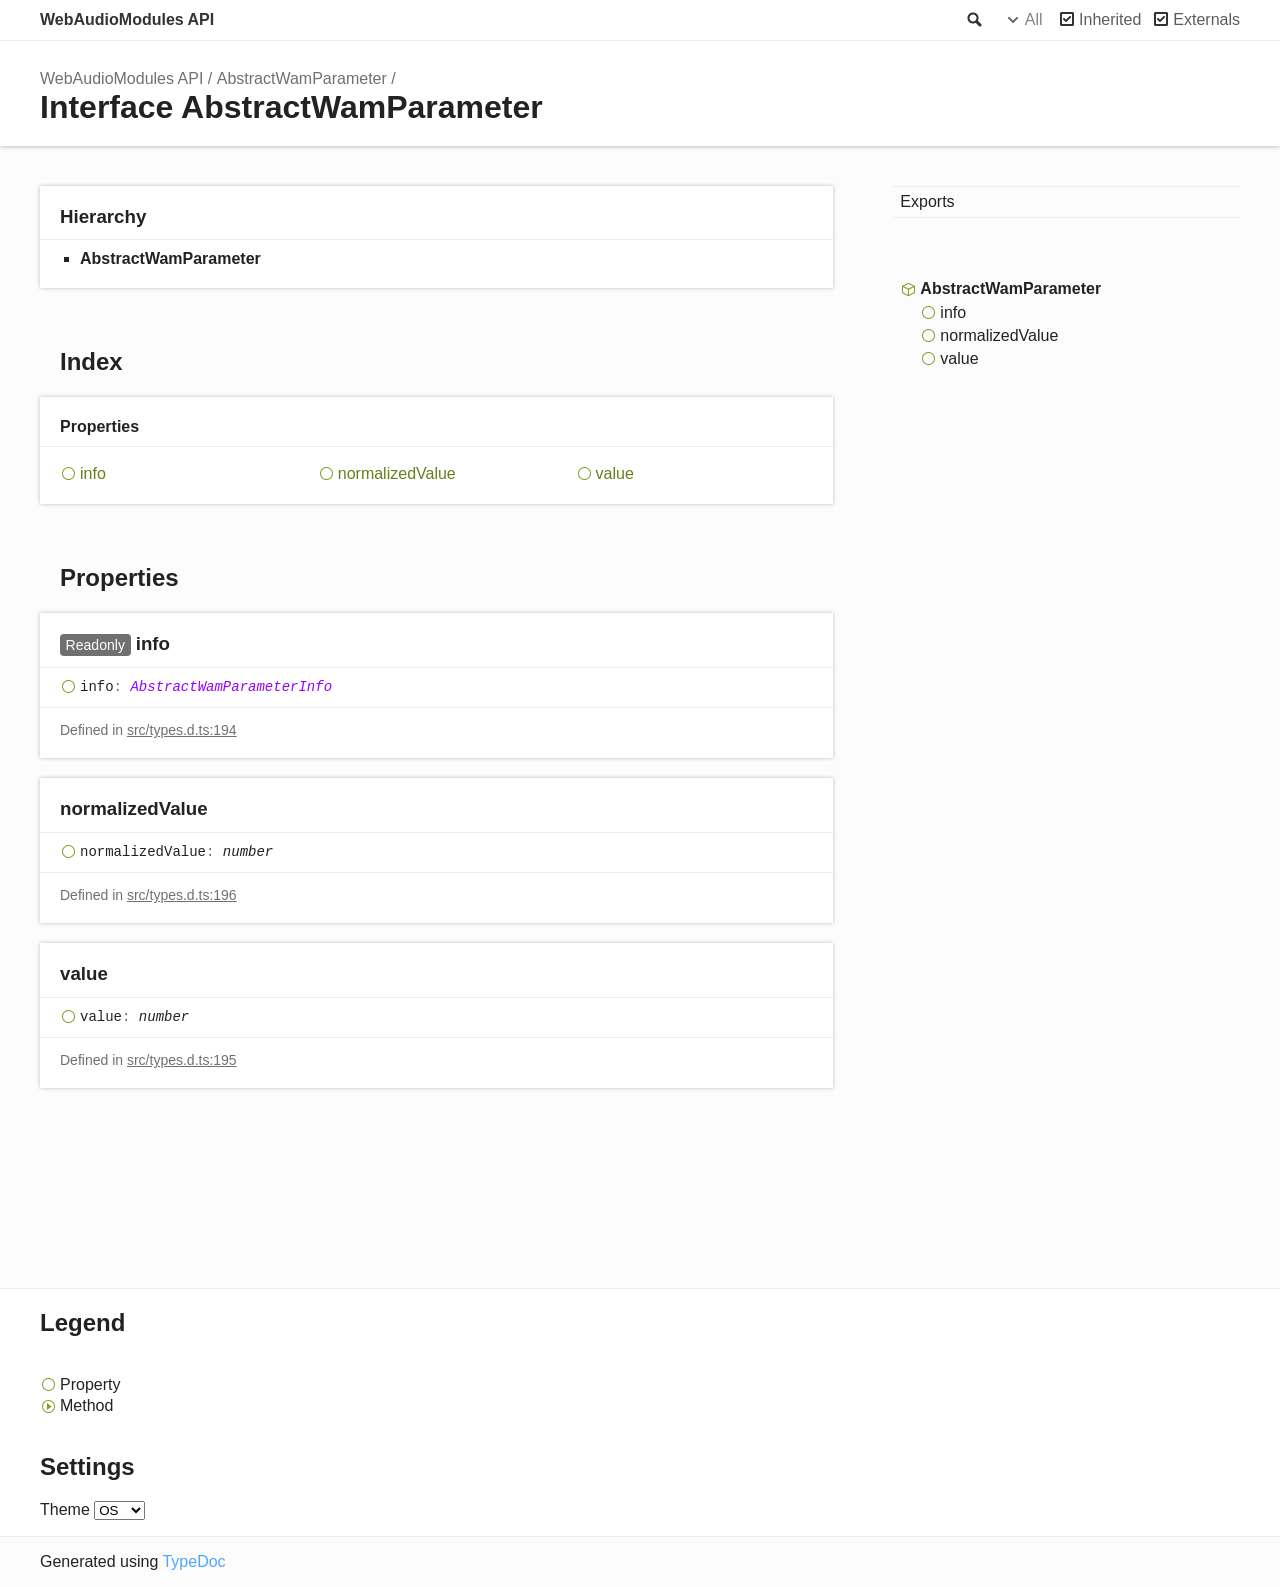
<file: api/docs/typedoc/interfaces/AbstractWamParameter.html>
<!DOCTYPE html><html class="default"><head><meta charSet="utf-8"/><meta http-equiv="x-ua-compatible" content="IE=edge"/><title>AbstractWamParameter | WebAudioModules API</title><meta name="description" content="Documentation for WebAudioModules API"/><meta name="viewport" content="width=device-width, initial-scale=1"/><link rel="stylesheet" href="../assets/style.css"/><link rel="stylesheet" href="../assets/highlight.css"/><script async src="../assets/search.js" id="search-script"></script></head><body><script>document.body.classList.add(localStorage.getItem("tsd-theme") || "os")</script><header><div class="tsd-page-toolbar"><div class="container"><div class="table-wrap"><div class="table-cell" id="tsd-search" data-base=".."><div class="field"><label for="tsd-search-field" class="tsd-widget search no-caption">Search</label><input type="text" id="tsd-search-field"/></div><ul class="results"><li class="state loading">Preparing search index...</li><li class="state failure">The search index is not available</li></ul><a href="../index.html" class="title">WebAudioModules API</a></div><div class="table-cell" id="tsd-widgets"><div id="tsd-filter"><a href="#" class="tsd-widget options no-caption" data-toggle="options">Options</a><div class="tsd-filter-group"><div class="tsd-select" id="tsd-filter-visibility"><span class="tsd-select-label">All</span><ul class="tsd-select-list"><li data-value="public">Public</li><li data-value="protected">Public/Protected</li><li data-value="private" class="selected">All</li></ul></div> <input type="checkbox" id="tsd-filter-inherited" checked/><label class="tsd-widget" for="tsd-filter-inherited">Inherited</label><input type="checkbox" id="tsd-filter-externals" checked/><label class="tsd-widget" for="tsd-filter-externals">Externals</label></div></div><a href="#" class="tsd-widget menu no-caption" data-toggle="menu">Menu</a></div></div></div></div><div class="tsd-page-title"><div class="container"><ul class="tsd-breadcrumb"><li><a href="../modules.html">WebAudioModules API</a></li><li><a href="AbstractWamParameter.html">AbstractWamParameter</a></li></ul><h1>Interface AbstractWamParameter </h1></div></div></header><div class="container container-main"><div class="row"><div class="col-8 col-content"><section class="tsd-panel tsd-hierarchy"><h3>Hierarchy</h3><ul class="tsd-hierarchy"><li><span class="target">AbstractWamParameter</span></li></ul></section><section class="tsd-panel-group tsd-index-group"><h2>Index</h2><section class="tsd-panel tsd-index-panel"><div class="tsd-index-content"><section class="tsd-index-section "><h3>Properties</h3><ul class="tsd-index-list"><li class="tsd-kind-property tsd-parent-kind-interface"><a href="AbstractWamParameter.html#info" class="tsd-kind-icon">info</a></li><li class="tsd-kind-property tsd-parent-kind-interface"><a href="AbstractWamParameter.html#normalizedValue" class="tsd-kind-icon">normalized<wbr/>Value</a></li><li class="tsd-kind-property tsd-parent-kind-interface"><a href="AbstractWamParameter.html#value" class="tsd-kind-icon">value</a></li></ul></section></div></section></section><section class="tsd-panel-group tsd-member-group "><h2>Properties</h2><section class="tsd-panel tsd-member tsd-kind-property tsd-parent-kind-interface"><a id="info" class="tsd-anchor"></a><h3 class="tsd-anchor-link"><span class="tsd-flag ts-flagReadonly">Readonly</span> info<a href="#info" aria-label="Permalink" class="tsd-anchor-icon"><svg xmlns="http://www.w3.org/2000/svg" class="icon icon-tabler icon-tabler-link" viewBox="0 0 24 24" stroke-width="2" stroke="currentColor" fill="none" stroke-linecap="round" stroke-linejoin="round"><path stroke="none" d="M0 0h24v24H0z" fill="none"></path><path d="M10 14a3.5 3.5 0 0 0 5 0l4 -4a3.5 3.5 0 0 0 -5 -5l-.5 .5"></path><path d="M14 10a3.5 3.5 0 0 0 -5 0l-4 4a3.5 3.5 0 0 0 5 5l.5 -.5"></path></svg></a></h3><div class="tsd-signature tsd-kind-icon">info<span class="tsd-signature-symbol">:</span> <a href="../modules.html#AbstractWamParameterInfo" class="tsd-signature-type" data-tsd-kind="Variable">AbstractWamParameterInfo</a></div><aside class="tsd-sources"><ul><li>Defined in <a href="https://github.com/webaudiomodules/api/blob/ab388b0/src/types.d.ts#L194">src/types.d.ts:194</a></li></ul></aside></section><section class="tsd-panel tsd-member tsd-kind-property tsd-parent-kind-interface"><a id="normalizedValue" class="tsd-anchor"></a><h3 class="tsd-anchor-link">normalized<wbr/>Value<a href="#normalizedValue" aria-label="Permalink" class="tsd-anchor-icon"><svg xmlns="http://www.w3.org/2000/svg" class="icon icon-tabler icon-tabler-link" viewBox="0 0 24 24" stroke-width="2" stroke="currentColor" fill="none" stroke-linecap="round" stroke-linejoin="round"><path stroke="none" d="M0 0h24v24H0z" fill="none"></path><path d="M10 14a3.5 3.5 0 0 0 5 0l4 -4a3.5 3.5 0 0 0 -5 -5l-.5 .5"></path><path d="M14 10a3.5 3.5 0 0 0 -5 0l-4 4a3.5 3.5 0 0 0 5 5l.5 -.5"></path></svg></a></h3><div class="tsd-signature tsd-kind-icon">normalized<wbr/>Value<span class="tsd-signature-symbol">:</span> <span class="tsd-signature-type">number</span></div><aside class="tsd-sources"><ul><li>Defined in <a href="https://github.com/webaudiomodules/api/blob/ab388b0/src/types.d.ts#L196">src/types.d.ts:196</a></li></ul></aside></section><section class="tsd-panel tsd-member tsd-kind-property tsd-parent-kind-interface"><a id="value" class="tsd-anchor"></a><h3 class="tsd-anchor-link">value<a href="#value" aria-label="Permalink" class="tsd-anchor-icon"><svg xmlns="http://www.w3.org/2000/svg" class="icon icon-tabler icon-tabler-link" viewBox="0 0 24 24" stroke-width="2" stroke="currentColor" fill="none" stroke-linecap="round" stroke-linejoin="round"><path stroke="none" d="M0 0h24v24H0z" fill="none"></path><path d="M10 14a3.5 3.5 0 0 0 5 0l4 -4a3.5 3.5 0 0 0 -5 -5l-.5 .5"></path><path d="M14 10a3.5 3.5 0 0 0 -5 0l-4 4a3.5 3.5 0 0 0 5 5l.5 -.5"></path></svg></a></h3><div class="tsd-signature tsd-kind-icon">value<span class="tsd-signature-symbol">:</span> <span class="tsd-signature-type">number</span></div><aside class="tsd-sources"><ul><li>Defined in <a href="https://github.com/webaudiomodules/api/blob/ab388b0/src/types.d.ts#L195">src/types.d.ts:195</a></li></ul></aside></section></section></div><div class="col-4 col-menu menu-sticky-wrap menu-highlight"><nav class="tsd-navigation primary"><ul><li class=""><a href="../modules.html">Exports</a></li></ul></nav><nav class="tsd-navigation secondary menu-sticky"><ul><li class="current tsd-kind-interface"><a href="AbstractWamParameter.html" class="tsd-kind-icon">Abstract<wbr/>Wam<wbr/>Parameter</a><ul><li class="tsd-kind-property tsd-parent-kind-interface"><a href="AbstractWamParameter.html#info" class="tsd-kind-icon">info</a></li><li class="tsd-kind-property tsd-parent-kind-interface"><a href="AbstractWamParameter.html#normalizedValue" class="tsd-kind-icon">normalized<wbr/>Value</a></li><li class="tsd-kind-property tsd-parent-kind-interface"><a href="AbstractWamParameter.html#value" class="tsd-kind-icon">value</a></li></ul></li></ul></nav></div></div></div><footer class="with-border-bottom"><div class="container"><h2>Legend</h2><div class="tsd-legend-group"><ul class="tsd-legend"><li class="tsd-kind-property tsd-parent-kind-interface"><span class="tsd-kind-icon">Property</span></li><li class="tsd-kind-method tsd-parent-kind-interface"><span class="tsd-kind-icon">Method</span></li></ul></div><h2>Settings</h2><p>Theme <select id="theme"><option value="os">OS</option><option value="light">Light</option><option value="dark">Dark</option></select></p></div></footer><div class="container tsd-generator"><p>Generated using <a href="https://typedoc.org/" target="_blank">TypeDoc</a></p></div><div class="overlay"></div><script src="../assets/main.js"></script></body></html>
</file>
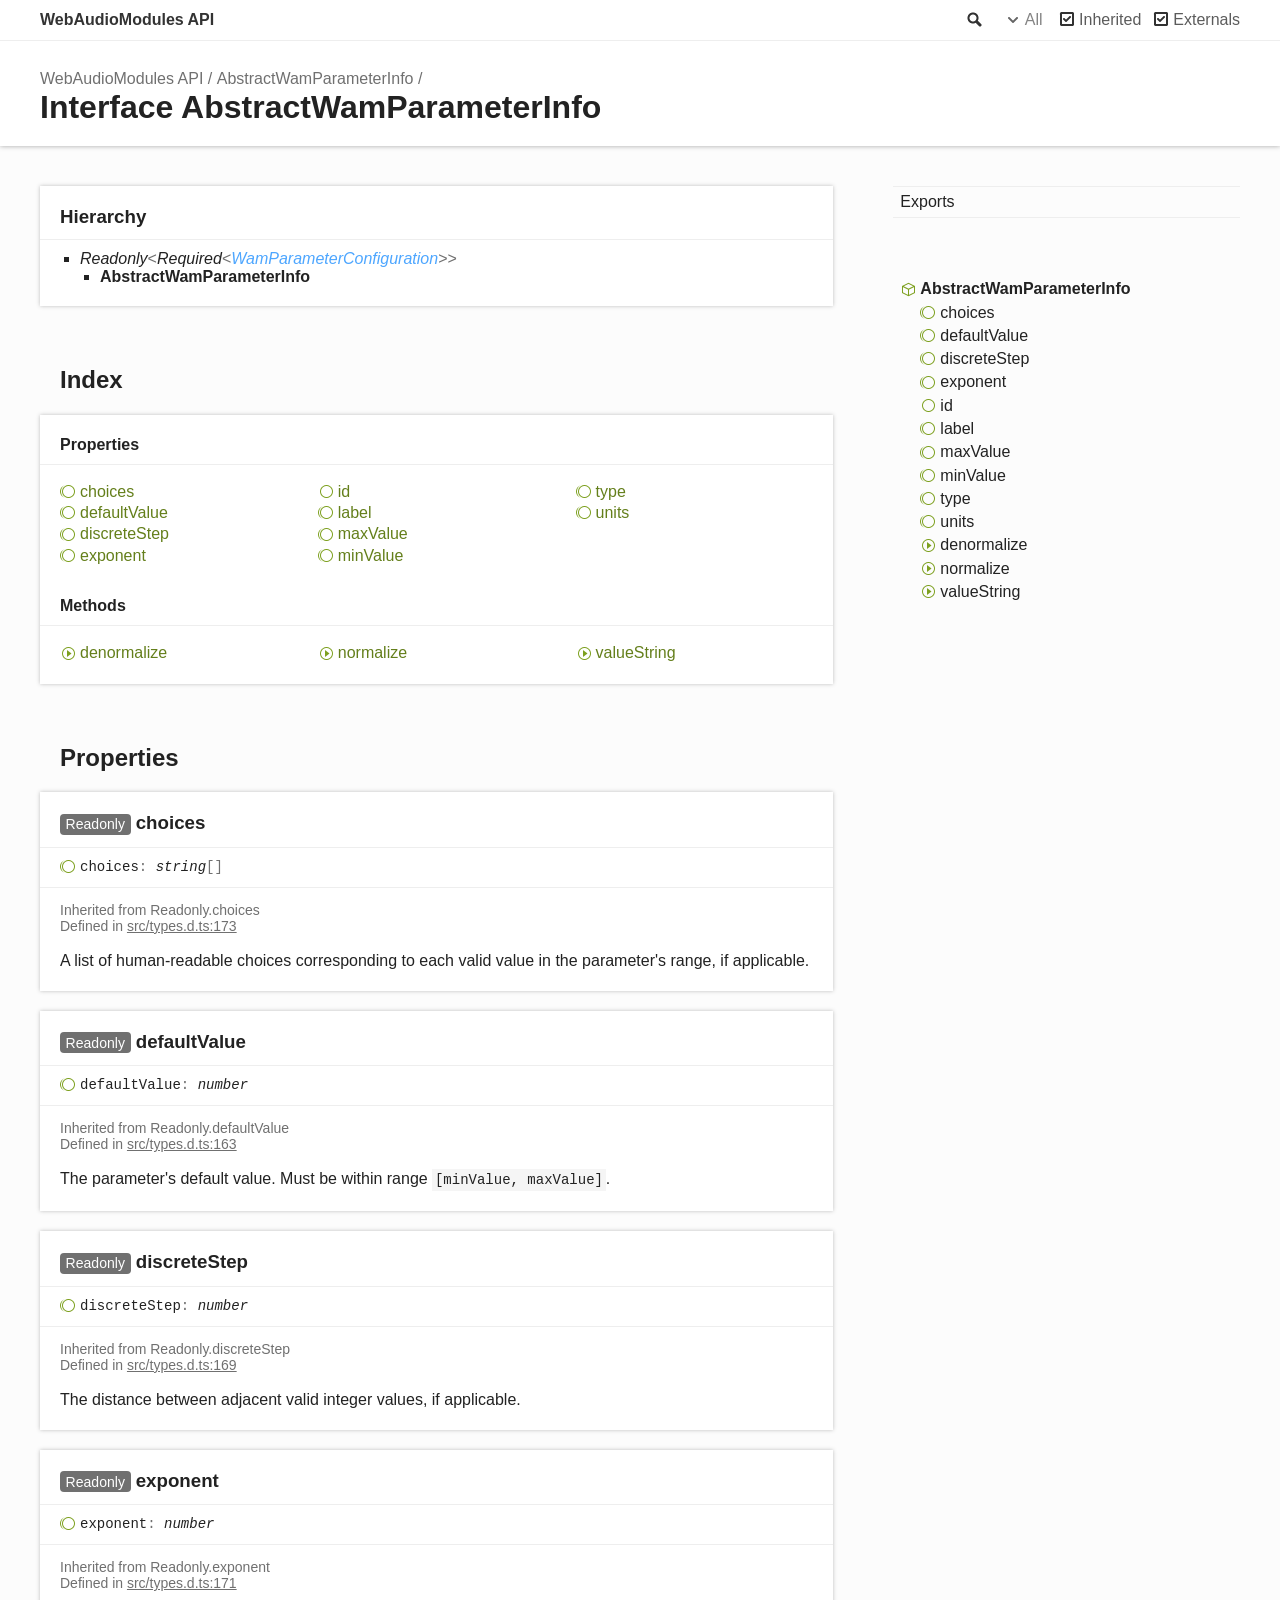
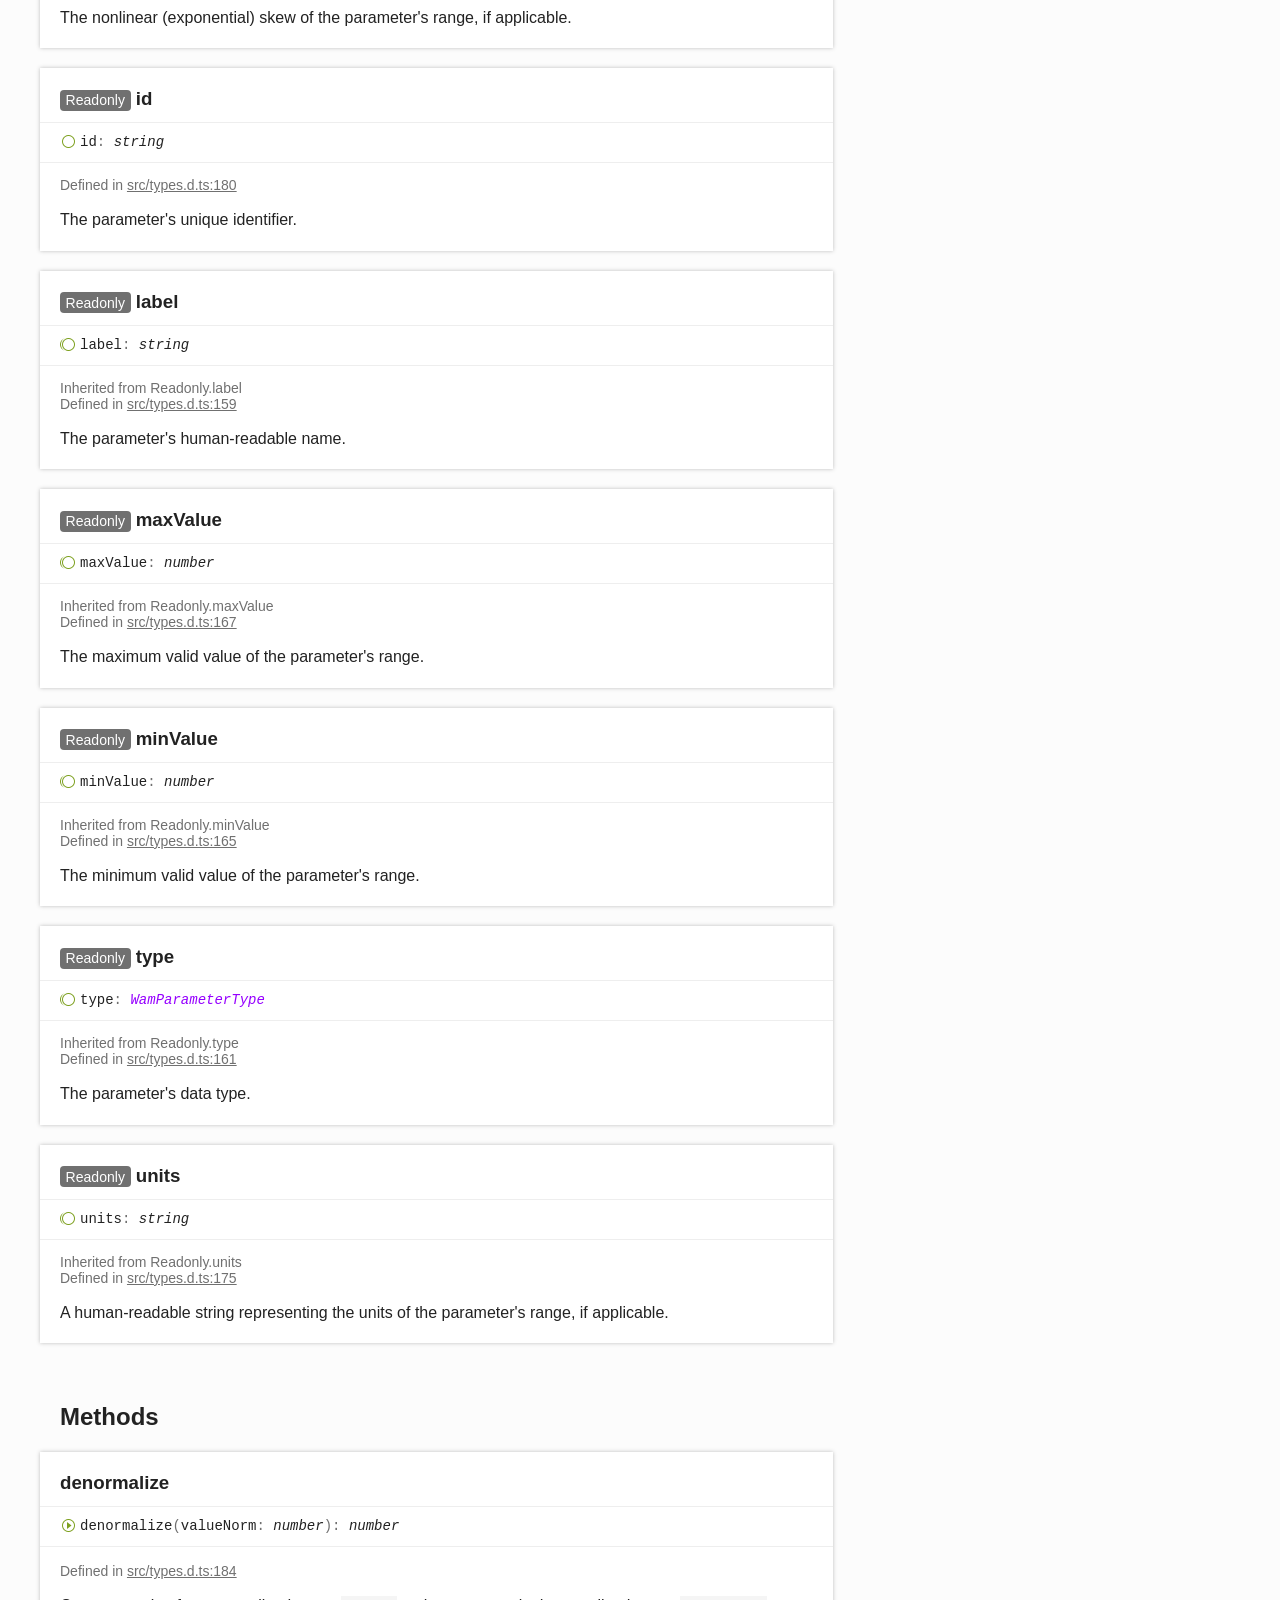
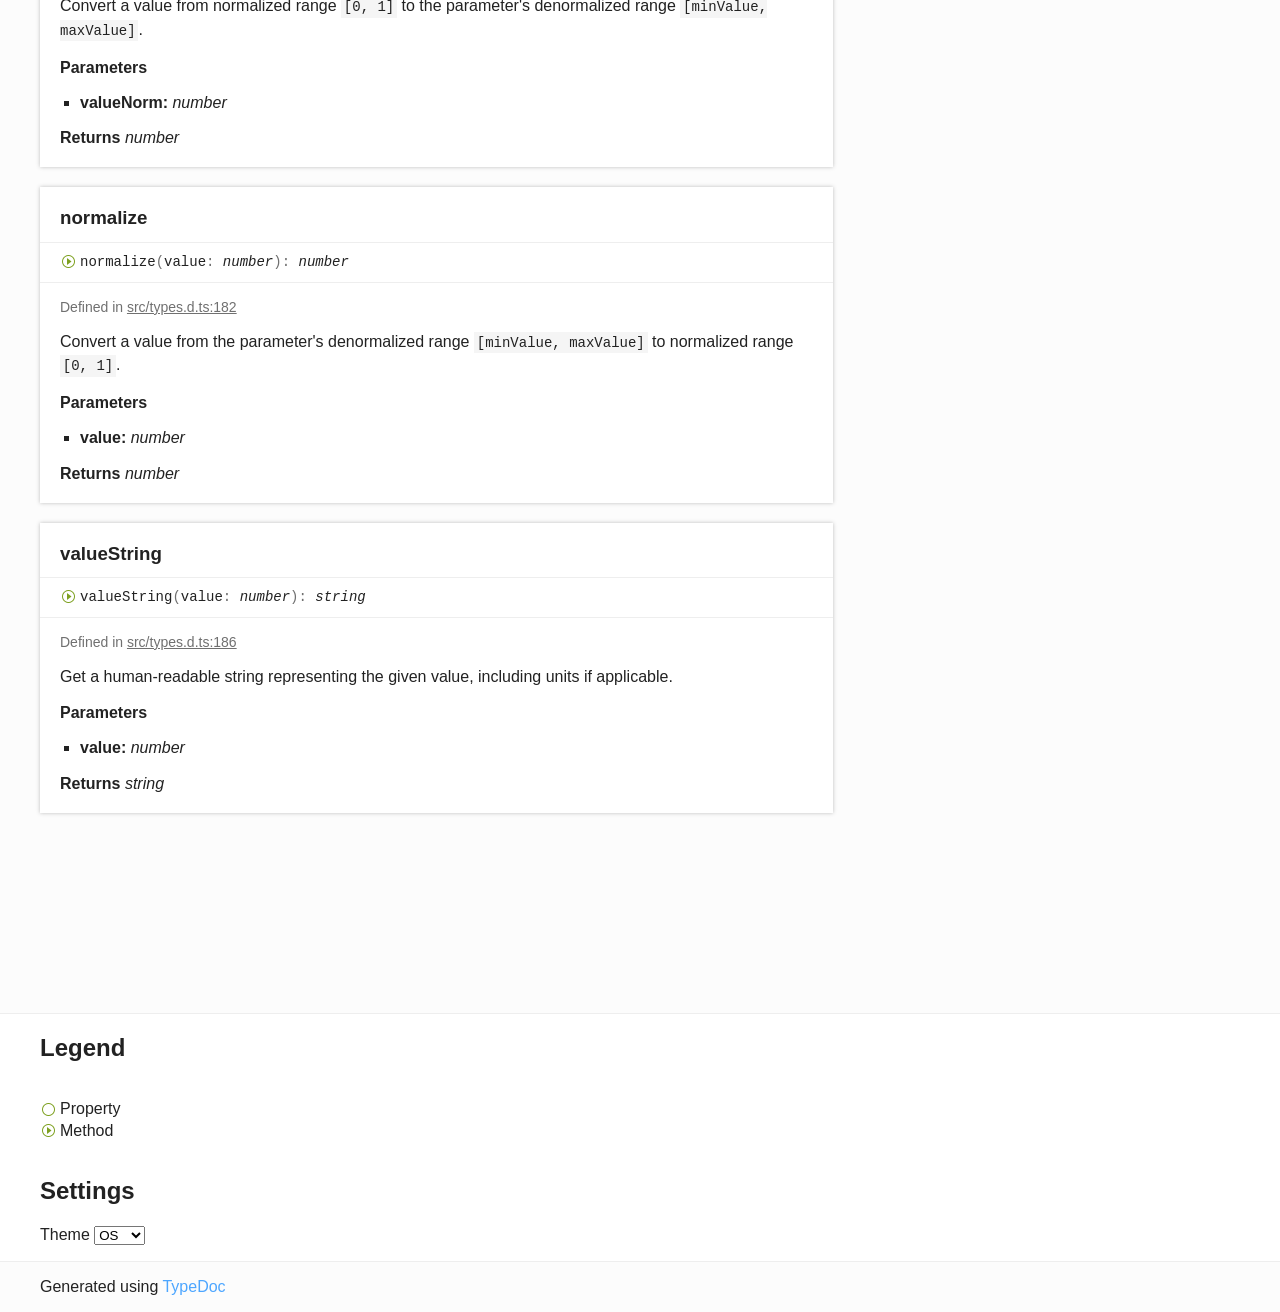
<file: api/docs/typedoc/interfaces/AbstractWamParameterInfo.html>
<!DOCTYPE html><html class="default"><head><meta charSet="utf-8"/><meta http-equiv="x-ua-compatible" content="IE=edge"/><title>AbstractWamParameterInfo | WebAudioModules API</title><meta name="description" content="Documentation for WebAudioModules API"/><meta name="viewport" content="width=device-width, initial-scale=1"/><link rel="stylesheet" href="../assets/style.css"/><link rel="stylesheet" href="../assets/highlight.css"/><script async src="../assets/search.js" id="search-script"></script></head><body><script>document.body.classList.add(localStorage.getItem("tsd-theme") || "os")</script><header><div class="tsd-page-toolbar"><div class="container"><div class="table-wrap"><div class="table-cell" id="tsd-search" data-base=".."><div class="field"><label for="tsd-search-field" class="tsd-widget search no-caption">Search</label><input type="text" id="tsd-search-field"/></div><ul class="results"><li class="state loading">Preparing search index...</li><li class="state failure">The search index is not available</li></ul><a href="../index.html" class="title">WebAudioModules API</a></div><div class="table-cell" id="tsd-widgets"><div id="tsd-filter"><a href="#" class="tsd-widget options no-caption" data-toggle="options">Options</a><div class="tsd-filter-group"><div class="tsd-select" id="tsd-filter-visibility"><span class="tsd-select-label">All</span><ul class="tsd-select-list"><li data-value="public">Public</li><li data-value="protected">Public/Protected</li><li data-value="private" class="selected">All</li></ul></div> <input type="checkbox" id="tsd-filter-inherited" checked/><label class="tsd-widget" for="tsd-filter-inherited">Inherited</label><input type="checkbox" id="tsd-filter-externals" checked/><label class="tsd-widget" for="tsd-filter-externals">Externals</label></div></div><a href="#" class="tsd-widget menu no-caption" data-toggle="menu">Menu</a></div></div></div></div><div class="tsd-page-title"><div class="container"><ul class="tsd-breadcrumb"><li><a href="../modules.html">WebAudioModules API</a></li><li><a href="AbstractWamParameterInfo.html">AbstractWamParameterInfo</a></li></ul><h1>Interface AbstractWamParameterInfo </h1></div></div></header><div class="container container-main"><div class="row"><div class="col-8 col-content"><section class="tsd-panel tsd-hierarchy"><h3>Hierarchy</h3><ul class="tsd-hierarchy"><li><span class="tsd-signature-type">Readonly</span><span class="tsd-signature-symbol">&lt;</span><span class="tsd-signature-type">Required</span><span class="tsd-signature-symbol">&lt;</span><a href="WamParameterConfiguration.html" class="tsd-signature-type" data-tsd-kind="Interface">WamParameterConfiguration</a><span class="tsd-signature-symbol">&gt;</span><span class="tsd-signature-symbol">&gt;</span><ul class="tsd-hierarchy"><li><span class="target">AbstractWamParameterInfo</span></li></ul></li></ul></section><section class="tsd-panel-group tsd-index-group"><h2>Index</h2><section class="tsd-panel tsd-index-panel"><div class="tsd-index-content"><section class="tsd-index-section "><h3>Properties</h3><ul class="tsd-index-list"><li class="tsd-kind-property tsd-parent-kind-interface tsd-is-inherited"><a href="AbstractWamParameterInfo.html#choices" class="tsd-kind-icon">choices</a></li><li class="tsd-kind-property tsd-parent-kind-interface tsd-is-inherited"><a href="AbstractWamParameterInfo.html#defaultValue" class="tsd-kind-icon">default<wbr/>Value</a></li><li class="tsd-kind-property tsd-parent-kind-interface tsd-is-inherited"><a href="AbstractWamParameterInfo.html#discreteStep" class="tsd-kind-icon">discrete<wbr/>Step</a></li><li class="tsd-kind-property tsd-parent-kind-interface tsd-is-inherited"><a href="AbstractWamParameterInfo.html#exponent" class="tsd-kind-icon">exponent</a></li><li class="tsd-kind-property tsd-parent-kind-interface"><a href="AbstractWamParameterInfo.html#id" class="tsd-kind-icon">id</a></li><li class="tsd-kind-property tsd-parent-kind-interface tsd-is-inherited"><a href="AbstractWamParameterInfo.html#label" class="tsd-kind-icon">label</a></li><li class="tsd-kind-property tsd-parent-kind-interface tsd-is-inherited"><a href="AbstractWamParameterInfo.html#maxValue" class="tsd-kind-icon">max<wbr/>Value</a></li><li class="tsd-kind-property tsd-parent-kind-interface tsd-is-inherited"><a href="AbstractWamParameterInfo.html#minValue" class="tsd-kind-icon">min<wbr/>Value</a></li><li class="tsd-kind-property tsd-parent-kind-interface tsd-is-inherited"><a href="AbstractWamParameterInfo.html#type" class="tsd-kind-icon">type</a></li><li class="tsd-kind-property tsd-parent-kind-interface tsd-is-inherited"><a href="AbstractWamParameterInfo.html#units" class="tsd-kind-icon">units</a></li></ul></section><section class="tsd-index-section "><h3>Methods</h3><ul class="tsd-index-list"><li class="tsd-kind-method tsd-parent-kind-interface"><a href="AbstractWamParameterInfo.html#denormalize" class="tsd-kind-icon">denormalize</a></li><li class="tsd-kind-method tsd-parent-kind-interface"><a href="AbstractWamParameterInfo.html#normalize" class="tsd-kind-icon">normalize</a></li><li class="tsd-kind-method tsd-parent-kind-interface"><a href="AbstractWamParameterInfo.html#valueString" class="tsd-kind-icon">value<wbr/>String</a></li></ul></section></div></section></section><section class="tsd-panel-group tsd-member-group "><h2>Properties</h2><section class="tsd-panel tsd-member tsd-kind-property tsd-parent-kind-interface tsd-is-inherited"><a id="choices" class="tsd-anchor"></a><h3 class="tsd-anchor-link"><span class="tsd-flag ts-flagReadonly">Readonly</span> choices<a href="#choices" aria-label="Permalink" class="tsd-anchor-icon"><svg xmlns="http://www.w3.org/2000/svg" class="icon icon-tabler icon-tabler-link" viewBox="0 0 24 24" stroke-width="2" stroke="currentColor" fill="none" stroke-linecap="round" stroke-linejoin="round"><path stroke="none" d="M0 0h24v24H0z" fill="none"></path><path d="M10 14a3.5 3.5 0 0 0 5 0l4 -4a3.5 3.5 0 0 0 -5 -5l-.5 .5"></path><path d="M14 10a3.5 3.5 0 0 0 -5 0l-4 4a3.5 3.5 0 0 0 5 5l.5 -.5"></path></svg></a></h3><div class="tsd-signature tsd-kind-icon">choices<span class="tsd-signature-symbol">:</span> <span class="tsd-signature-type">string</span><span class="tsd-signature-symbol">[]</span></div><aside class="tsd-sources"><p>Inherited from Readonly.choices</p><ul><li>Defined in <a href="https://github.com/webaudiomodules/api/blob/ab388b0/src/types.d.ts#L173">src/types.d.ts:173</a></li></ul></aside><div class="tsd-comment tsd-typography"><div class="lead">
<p>A list of human-readable choices corresponding to each valid value in the parameter&#39;s range, if applicable.</p>
</div></div></section><section class="tsd-panel tsd-member tsd-kind-property tsd-parent-kind-interface tsd-is-inherited"><a id="defaultValue" class="tsd-anchor"></a><h3 class="tsd-anchor-link"><span class="tsd-flag ts-flagReadonly">Readonly</span> default<wbr/>Value<a href="#defaultValue" aria-label="Permalink" class="tsd-anchor-icon"><svg xmlns="http://www.w3.org/2000/svg" class="icon icon-tabler icon-tabler-link" viewBox="0 0 24 24" stroke-width="2" stroke="currentColor" fill="none" stroke-linecap="round" stroke-linejoin="round"><path stroke="none" d="M0 0h24v24H0z" fill="none"></path><path d="M10 14a3.5 3.5 0 0 0 5 0l4 -4a3.5 3.5 0 0 0 -5 -5l-.5 .5"></path><path d="M14 10a3.5 3.5 0 0 0 -5 0l-4 4a3.5 3.5 0 0 0 5 5l.5 -.5"></path></svg></a></h3><div class="tsd-signature tsd-kind-icon">default<wbr/>Value<span class="tsd-signature-symbol">:</span> <span class="tsd-signature-type">number</span></div><aside class="tsd-sources"><p>Inherited from Readonly.defaultValue</p><ul><li>Defined in <a href="https://github.com/webaudiomodules/api/blob/ab388b0/src/types.d.ts#L163">src/types.d.ts:163</a></li></ul></aside><div class="tsd-comment tsd-typography"><div class="lead">
<p>The parameter&#39;s default value. Must be within range <code>[minValue, maxValue]</code>.</p>
</div></div></section><section class="tsd-panel tsd-member tsd-kind-property tsd-parent-kind-interface tsd-is-inherited"><a id="discreteStep" class="tsd-anchor"></a><h3 class="tsd-anchor-link"><span class="tsd-flag ts-flagReadonly">Readonly</span> discrete<wbr/>Step<a href="#discreteStep" aria-label="Permalink" class="tsd-anchor-icon"><svg xmlns="http://www.w3.org/2000/svg" class="icon icon-tabler icon-tabler-link" viewBox="0 0 24 24" stroke-width="2" stroke="currentColor" fill="none" stroke-linecap="round" stroke-linejoin="round"><path stroke="none" d="M0 0h24v24H0z" fill="none"></path><path d="M10 14a3.5 3.5 0 0 0 5 0l4 -4a3.5 3.5 0 0 0 -5 -5l-.5 .5"></path><path d="M14 10a3.5 3.5 0 0 0 -5 0l-4 4a3.5 3.5 0 0 0 5 5l.5 -.5"></path></svg></a></h3><div class="tsd-signature tsd-kind-icon">discrete<wbr/>Step<span class="tsd-signature-symbol">:</span> <span class="tsd-signature-type">number</span></div><aside class="tsd-sources"><p>Inherited from Readonly.discreteStep</p><ul><li>Defined in <a href="https://github.com/webaudiomodules/api/blob/ab388b0/src/types.d.ts#L169">src/types.d.ts:169</a></li></ul></aside><div class="tsd-comment tsd-typography"><div class="lead">
<p>The distance between adjacent valid integer values, if applicable.</p>
</div></div></section><section class="tsd-panel tsd-member tsd-kind-property tsd-parent-kind-interface tsd-is-inherited"><a id="exponent" class="tsd-anchor"></a><h3 class="tsd-anchor-link"><span class="tsd-flag ts-flagReadonly">Readonly</span> exponent<a href="#exponent" aria-label="Permalink" class="tsd-anchor-icon"><svg xmlns="http://www.w3.org/2000/svg" class="icon icon-tabler icon-tabler-link" viewBox="0 0 24 24" stroke-width="2" stroke="currentColor" fill="none" stroke-linecap="round" stroke-linejoin="round"><path stroke="none" d="M0 0h24v24H0z" fill="none"></path><path d="M10 14a3.5 3.5 0 0 0 5 0l4 -4a3.5 3.5 0 0 0 -5 -5l-.5 .5"></path><path d="M14 10a3.5 3.5 0 0 0 -5 0l-4 4a3.5 3.5 0 0 0 5 5l.5 -.5"></path></svg></a></h3><div class="tsd-signature tsd-kind-icon">exponent<span class="tsd-signature-symbol">:</span> <span class="tsd-signature-type">number</span></div><aside class="tsd-sources"><p>Inherited from Readonly.exponent</p><ul><li>Defined in <a href="https://github.com/webaudiomodules/api/blob/ab388b0/src/types.d.ts#L171">src/types.d.ts:171</a></li></ul></aside><div class="tsd-comment tsd-typography"><div class="lead">
<p>The nonlinear (exponential) skew of the parameter&#39;s range, if applicable.</p>
</div></div></section><section class="tsd-panel tsd-member tsd-kind-property tsd-parent-kind-interface"><a id="id" class="tsd-anchor"></a><h3 class="tsd-anchor-link"><span class="tsd-flag ts-flagReadonly">Readonly</span> id<a href="#id" aria-label="Permalink" class="tsd-anchor-icon"><svg xmlns="http://www.w3.org/2000/svg" class="icon icon-tabler icon-tabler-link" viewBox="0 0 24 24" stroke-width="2" stroke="currentColor" fill="none" stroke-linecap="round" stroke-linejoin="round"><path stroke="none" d="M0 0h24v24H0z" fill="none"></path><path d="M10 14a3.5 3.5 0 0 0 5 0l4 -4a3.5 3.5 0 0 0 -5 -5l-.5 .5"></path><path d="M14 10a3.5 3.5 0 0 0 -5 0l-4 4a3.5 3.5 0 0 0 5 5l.5 -.5"></path></svg></a></h3><div class="tsd-signature tsd-kind-icon">id<span class="tsd-signature-symbol">:</span> <span class="tsd-signature-type">string</span></div><aside class="tsd-sources"><ul><li>Defined in <a href="https://github.com/webaudiomodules/api/blob/ab388b0/src/types.d.ts#L180">src/types.d.ts:180</a></li></ul></aside><div class="tsd-comment tsd-typography"><div class="lead">
<p>The parameter&#39;s unique identifier.</p>
</div></div></section><section class="tsd-panel tsd-member tsd-kind-property tsd-parent-kind-interface tsd-is-inherited"><a id="label" class="tsd-anchor"></a><h3 class="tsd-anchor-link"><span class="tsd-flag ts-flagReadonly">Readonly</span> label<a href="#label" aria-label="Permalink" class="tsd-anchor-icon"><svg xmlns="http://www.w3.org/2000/svg" class="icon icon-tabler icon-tabler-link" viewBox="0 0 24 24" stroke-width="2" stroke="currentColor" fill="none" stroke-linecap="round" stroke-linejoin="round"><path stroke="none" d="M0 0h24v24H0z" fill="none"></path><path d="M10 14a3.5 3.5 0 0 0 5 0l4 -4a3.5 3.5 0 0 0 -5 -5l-.5 .5"></path><path d="M14 10a3.5 3.5 0 0 0 -5 0l-4 4a3.5 3.5 0 0 0 5 5l.5 -.5"></path></svg></a></h3><div class="tsd-signature tsd-kind-icon">label<span class="tsd-signature-symbol">:</span> <span class="tsd-signature-type">string</span></div><aside class="tsd-sources"><p>Inherited from Readonly.label</p><ul><li>Defined in <a href="https://github.com/webaudiomodules/api/blob/ab388b0/src/types.d.ts#L159">src/types.d.ts:159</a></li></ul></aside><div class="tsd-comment tsd-typography"><div class="lead">
<p>The parameter&#39;s human-readable name.</p>
</div></div></section><section class="tsd-panel tsd-member tsd-kind-property tsd-parent-kind-interface tsd-is-inherited"><a id="maxValue" class="tsd-anchor"></a><h3 class="tsd-anchor-link"><span class="tsd-flag ts-flagReadonly">Readonly</span> max<wbr/>Value<a href="#maxValue" aria-label="Permalink" class="tsd-anchor-icon"><svg xmlns="http://www.w3.org/2000/svg" class="icon icon-tabler icon-tabler-link" viewBox="0 0 24 24" stroke-width="2" stroke="currentColor" fill="none" stroke-linecap="round" stroke-linejoin="round"><path stroke="none" d="M0 0h24v24H0z" fill="none"></path><path d="M10 14a3.5 3.5 0 0 0 5 0l4 -4a3.5 3.5 0 0 0 -5 -5l-.5 .5"></path><path d="M14 10a3.5 3.5 0 0 0 -5 0l-4 4a3.5 3.5 0 0 0 5 5l.5 -.5"></path></svg></a></h3><div class="tsd-signature tsd-kind-icon">max<wbr/>Value<span class="tsd-signature-symbol">:</span> <span class="tsd-signature-type">number</span></div><aside class="tsd-sources"><p>Inherited from Readonly.maxValue</p><ul><li>Defined in <a href="https://github.com/webaudiomodules/api/blob/ab388b0/src/types.d.ts#L167">src/types.d.ts:167</a></li></ul></aside><div class="tsd-comment tsd-typography"><div class="lead">
<p>The maximum valid value of the parameter&#39;s range.</p>
</div></div></section><section class="tsd-panel tsd-member tsd-kind-property tsd-parent-kind-interface tsd-is-inherited"><a id="minValue" class="tsd-anchor"></a><h3 class="tsd-anchor-link"><span class="tsd-flag ts-flagReadonly">Readonly</span> min<wbr/>Value<a href="#minValue" aria-label="Permalink" class="tsd-anchor-icon"><svg xmlns="http://www.w3.org/2000/svg" class="icon icon-tabler icon-tabler-link" viewBox="0 0 24 24" stroke-width="2" stroke="currentColor" fill="none" stroke-linecap="round" stroke-linejoin="round"><path stroke="none" d="M0 0h24v24H0z" fill="none"></path><path d="M10 14a3.5 3.5 0 0 0 5 0l4 -4a3.5 3.5 0 0 0 -5 -5l-.5 .5"></path><path d="M14 10a3.5 3.5 0 0 0 -5 0l-4 4a3.5 3.5 0 0 0 5 5l.5 -.5"></path></svg></a></h3><div class="tsd-signature tsd-kind-icon">min<wbr/>Value<span class="tsd-signature-symbol">:</span> <span class="tsd-signature-type">number</span></div><aside class="tsd-sources"><p>Inherited from Readonly.minValue</p><ul><li>Defined in <a href="https://github.com/webaudiomodules/api/blob/ab388b0/src/types.d.ts#L165">src/types.d.ts:165</a></li></ul></aside><div class="tsd-comment tsd-typography"><div class="lead">
<p>The minimum valid value of the parameter&#39;s range.</p>
</div></div></section><section class="tsd-panel tsd-member tsd-kind-property tsd-parent-kind-interface tsd-is-inherited"><a id="type" class="tsd-anchor"></a><h3 class="tsd-anchor-link"><span class="tsd-flag ts-flagReadonly">Readonly</span> type<a href="#type" aria-label="Permalink" class="tsd-anchor-icon"><svg xmlns="http://www.w3.org/2000/svg" class="icon icon-tabler icon-tabler-link" viewBox="0 0 24 24" stroke-width="2" stroke="currentColor" fill="none" stroke-linecap="round" stroke-linejoin="round"><path stroke="none" d="M0 0h24v24H0z" fill="none"></path><path d="M10 14a3.5 3.5 0 0 0 5 0l4 -4a3.5 3.5 0 0 0 -5 -5l-.5 .5"></path><path d="M14 10a3.5 3.5 0 0 0 -5 0l-4 4a3.5 3.5 0 0 0 5 5l.5 -.5"></path></svg></a></h3><div class="tsd-signature tsd-kind-icon">type<span class="tsd-signature-symbol">:</span> <a href="../modules.html#WamParameterType" class="tsd-signature-type" data-tsd-kind="Type alias">WamParameterType</a></div><aside class="tsd-sources"><p>Inherited from Readonly.type</p><ul><li>Defined in <a href="https://github.com/webaudiomodules/api/blob/ab388b0/src/types.d.ts#L161">src/types.d.ts:161</a></li></ul></aside><div class="tsd-comment tsd-typography"><div class="lead">
<p>The parameter&#39;s data type.</p>
</div></div></section><section class="tsd-panel tsd-member tsd-kind-property tsd-parent-kind-interface tsd-is-inherited"><a id="units" class="tsd-anchor"></a><h3 class="tsd-anchor-link"><span class="tsd-flag ts-flagReadonly">Readonly</span> units<a href="#units" aria-label="Permalink" class="tsd-anchor-icon"><svg xmlns="http://www.w3.org/2000/svg" class="icon icon-tabler icon-tabler-link" viewBox="0 0 24 24" stroke-width="2" stroke="currentColor" fill="none" stroke-linecap="round" stroke-linejoin="round"><path stroke="none" d="M0 0h24v24H0z" fill="none"></path><path d="M10 14a3.5 3.5 0 0 0 5 0l4 -4a3.5 3.5 0 0 0 -5 -5l-.5 .5"></path><path d="M14 10a3.5 3.5 0 0 0 -5 0l-4 4a3.5 3.5 0 0 0 5 5l.5 -.5"></path></svg></a></h3><div class="tsd-signature tsd-kind-icon">units<span class="tsd-signature-symbol">:</span> <span class="tsd-signature-type">string</span></div><aside class="tsd-sources"><p>Inherited from Readonly.units</p><ul><li>Defined in <a href="https://github.com/webaudiomodules/api/blob/ab388b0/src/types.d.ts#L175">src/types.d.ts:175</a></li></ul></aside><div class="tsd-comment tsd-typography"><div class="lead">
<p>A human-readable string representing the units of the parameter&#39;s range, if applicable.</p>
</div></div></section></section><section class="tsd-panel-group tsd-member-group "><h2>Methods</h2><section class="tsd-panel tsd-member tsd-kind-method tsd-parent-kind-interface"><a id="denormalize" class="tsd-anchor"></a><h3 class="tsd-anchor-link">denormalize<a href="#denormalize" aria-label="Permalink" class="tsd-anchor-icon"><svg xmlns="http://www.w3.org/2000/svg" class="icon icon-tabler icon-tabler-link" viewBox="0 0 24 24" stroke-width="2" stroke="currentColor" fill="none" stroke-linecap="round" stroke-linejoin="round"><path stroke="none" d="M0 0h24v24H0z" fill="none"></path><path d="M10 14a3.5 3.5 0 0 0 5 0l4 -4a3.5 3.5 0 0 0 -5 -5l-.5 .5"></path><path d="M14 10a3.5 3.5 0 0 0 -5 0l-4 4a3.5 3.5 0 0 0 5 5l.5 -.5"></path></svg></a></h3><ul class="tsd-signatures tsd-kind-method tsd-parent-kind-interface"><li class="tsd-signature tsd-kind-icon">denormalize<span class="tsd-signature-symbol">(</span>valueNorm<span class="tsd-signature-symbol">: </span><span class="tsd-signature-type">number</span><span class="tsd-signature-symbol">)</span><span class="tsd-signature-symbol">: </span><span class="tsd-signature-type">number</span></li></ul><ul class="tsd-descriptions"><li class="tsd-description"><aside class="tsd-sources"><ul><li>Defined in <a href="https://github.com/webaudiomodules/api/blob/ab388b0/src/types.d.ts#L184">src/types.d.ts:184</a></li></ul></aside><div class="tsd-comment tsd-typography"><div class="lead">
<p>Convert a value from normalized range <code>[0, 1]</code> to the parameter&#39;s denormalized range <code>[minValue, maxValue]</code>.</p>
</div></div><h4 class="tsd-parameters-title">Parameters</h4><ul class="tsd-parameters"><li><h5>valueNorm: <span class="tsd-signature-type">number</span></h5></li></ul><h4 class="tsd-returns-title">Returns <span class="tsd-signature-type">number</span></h4></li></ul></section><section class="tsd-panel tsd-member tsd-kind-method tsd-parent-kind-interface"><a id="normalize" class="tsd-anchor"></a><h3 class="tsd-anchor-link">normalize<a href="#normalize" aria-label="Permalink" class="tsd-anchor-icon"><svg xmlns="http://www.w3.org/2000/svg" class="icon icon-tabler icon-tabler-link" viewBox="0 0 24 24" stroke-width="2" stroke="currentColor" fill="none" stroke-linecap="round" stroke-linejoin="round"><path stroke="none" d="M0 0h24v24H0z" fill="none"></path><path d="M10 14a3.5 3.5 0 0 0 5 0l4 -4a3.5 3.5 0 0 0 -5 -5l-.5 .5"></path><path d="M14 10a3.5 3.5 0 0 0 -5 0l-4 4a3.5 3.5 0 0 0 5 5l.5 -.5"></path></svg></a></h3><ul class="tsd-signatures tsd-kind-method tsd-parent-kind-interface"><li class="tsd-signature tsd-kind-icon">normalize<span class="tsd-signature-symbol">(</span>value<span class="tsd-signature-symbol">: </span><span class="tsd-signature-type">number</span><span class="tsd-signature-symbol">)</span><span class="tsd-signature-symbol">: </span><span class="tsd-signature-type">number</span></li></ul><ul class="tsd-descriptions"><li class="tsd-description"><aside class="tsd-sources"><ul><li>Defined in <a href="https://github.com/webaudiomodules/api/blob/ab388b0/src/types.d.ts#L182">src/types.d.ts:182</a></li></ul></aside><div class="tsd-comment tsd-typography"><div class="lead">
<p>Convert a value from the parameter&#39;s denormalized range <code>[minValue, maxValue]</code> to normalized range <code>[0, 1]</code>.</p>
</div></div><h4 class="tsd-parameters-title">Parameters</h4><ul class="tsd-parameters"><li><h5>value: <span class="tsd-signature-type">number</span></h5></li></ul><h4 class="tsd-returns-title">Returns <span class="tsd-signature-type">number</span></h4></li></ul></section><section class="tsd-panel tsd-member tsd-kind-method tsd-parent-kind-interface"><a id="valueString" class="tsd-anchor"></a><h3 class="tsd-anchor-link">value<wbr/>String<a href="#valueString" aria-label="Permalink" class="tsd-anchor-icon"><svg xmlns="http://www.w3.org/2000/svg" class="icon icon-tabler icon-tabler-link" viewBox="0 0 24 24" stroke-width="2" stroke="currentColor" fill="none" stroke-linecap="round" stroke-linejoin="round"><path stroke="none" d="M0 0h24v24H0z" fill="none"></path><path d="M10 14a3.5 3.5 0 0 0 5 0l4 -4a3.5 3.5 0 0 0 -5 -5l-.5 .5"></path><path d="M14 10a3.5 3.5 0 0 0 -5 0l-4 4a3.5 3.5 0 0 0 5 5l.5 -.5"></path></svg></a></h3><ul class="tsd-signatures tsd-kind-method tsd-parent-kind-interface"><li class="tsd-signature tsd-kind-icon">value<wbr/>String<span class="tsd-signature-symbol">(</span>value<span class="tsd-signature-symbol">: </span><span class="tsd-signature-type">number</span><span class="tsd-signature-symbol">)</span><span class="tsd-signature-symbol">: </span><span class="tsd-signature-type">string</span></li></ul><ul class="tsd-descriptions"><li class="tsd-description"><aside class="tsd-sources"><ul><li>Defined in <a href="https://github.com/webaudiomodules/api/blob/ab388b0/src/types.d.ts#L186">src/types.d.ts:186</a></li></ul></aside><div class="tsd-comment tsd-typography"><div class="lead">
<p>Get a human-readable string representing the given value, including units if applicable.</p>
</div></div><h4 class="tsd-parameters-title">Parameters</h4><ul class="tsd-parameters"><li><h5>value: <span class="tsd-signature-type">number</span></h5></li></ul><h4 class="tsd-returns-title">Returns <span class="tsd-signature-type">string</span></h4></li></ul></section></section></div><div class="col-4 col-menu menu-sticky-wrap menu-highlight"><nav class="tsd-navigation primary"><ul><li class=""><a href="../modules.html">Exports</a></li></ul></nav><nav class="tsd-navigation secondary menu-sticky"><ul><li class="current tsd-kind-interface"><a href="AbstractWamParameterInfo.html" class="tsd-kind-icon">Abstract<wbr/>Wam<wbr/>Parameter<wbr/>Info</a><ul><li class="tsd-kind-property tsd-parent-kind-interface tsd-is-inherited"><a href="AbstractWamParameterInfo.html#choices" class="tsd-kind-icon">choices</a></li><li class="tsd-kind-property tsd-parent-kind-interface tsd-is-inherited"><a href="AbstractWamParameterInfo.html#defaultValue" class="tsd-kind-icon">default<wbr/>Value</a></li><li class="tsd-kind-property tsd-parent-kind-interface tsd-is-inherited"><a href="AbstractWamParameterInfo.html#discreteStep" class="tsd-kind-icon">discrete<wbr/>Step</a></li><li class="tsd-kind-property tsd-parent-kind-interface tsd-is-inherited"><a href="AbstractWamParameterInfo.html#exponent" class="tsd-kind-icon">exponent</a></li><li class="tsd-kind-property tsd-parent-kind-interface"><a href="AbstractWamParameterInfo.html#id" class="tsd-kind-icon">id</a></li><li class="tsd-kind-property tsd-parent-kind-interface tsd-is-inherited"><a href="AbstractWamParameterInfo.html#label" class="tsd-kind-icon">label</a></li><li class="tsd-kind-property tsd-parent-kind-interface tsd-is-inherited"><a href="AbstractWamParameterInfo.html#maxValue" class="tsd-kind-icon">max<wbr/>Value</a></li><li class="tsd-kind-property tsd-parent-kind-interface tsd-is-inherited"><a href="AbstractWamParameterInfo.html#minValue" class="tsd-kind-icon">min<wbr/>Value</a></li><li class="tsd-kind-property tsd-parent-kind-interface tsd-is-inherited"><a href="AbstractWamParameterInfo.html#type" class="tsd-kind-icon">type</a></li><li class="tsd-kind-property tsd-parent-kind-interface tsd-is-inherited"><a href="AbstractWamParameterInfo.html#units" class="tsd-kind-icon">units</a></li><li class="tsd-kind-method tsd-parent-kind-interface"><a href="AbstractWamParameterInfo.html#denormalize" class="tsd-kind-icon">denormalize</a></li><li class="tsd-kind-method tsd-parent-kind-interface"><a href="AbstractWamParameterInfo.html#normalize" class="tsd-kind-icon">normalize</a></li><li class="tsd-kind-method tsd-parent-kind-interface"><a href="AbstractWamParameterInfo.html#valueString" class="tsd-kind-icon">value<wbr/>String</a></li></ul></li></ul></nav></div></div></div><footer class="with-border-bottom"><div class="container"><h2>Legend</h2><div class="tsd-legend-group"><ul class="tsd-legend"><li class="tsd-kind-property tsd-parent-kind-interface"><span class="tsd-kind-icon">Property</span></li><li class="tsd-kind-method tsd-parent-kind-interface"><span class="tsd-kind-icon">Method</span></li></ul></div><h2>Settings</h2><p>Theme <select id="theme"><option value="os">OS</option><option value="light">Light</option><option value="dark">Dark</option></select></p></div></footer><div class="container tsd-generator"><p>Generated using <a href="https://typedoc.org/" target="_blank">TypeDoc</a></p></div><div class="overlay"></div><script src="../assets/main.js"></script></body></html>
</file>
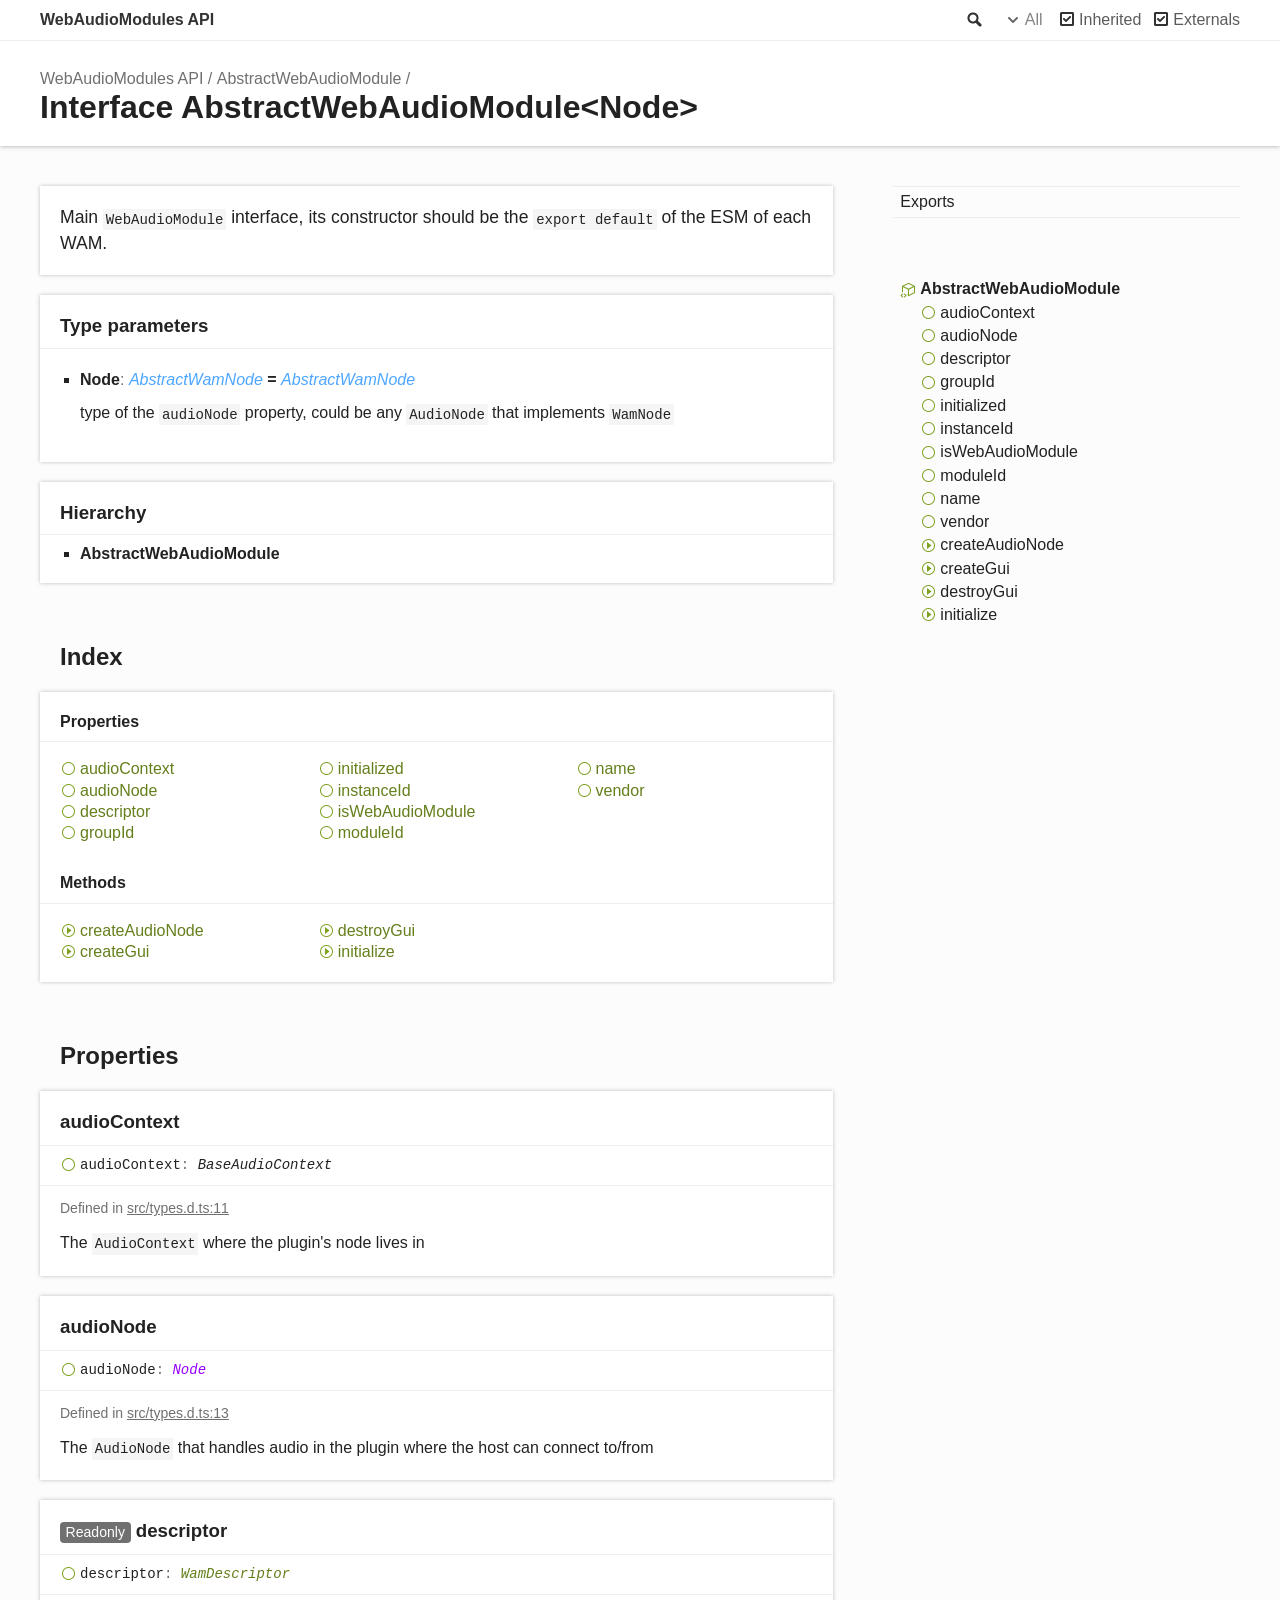
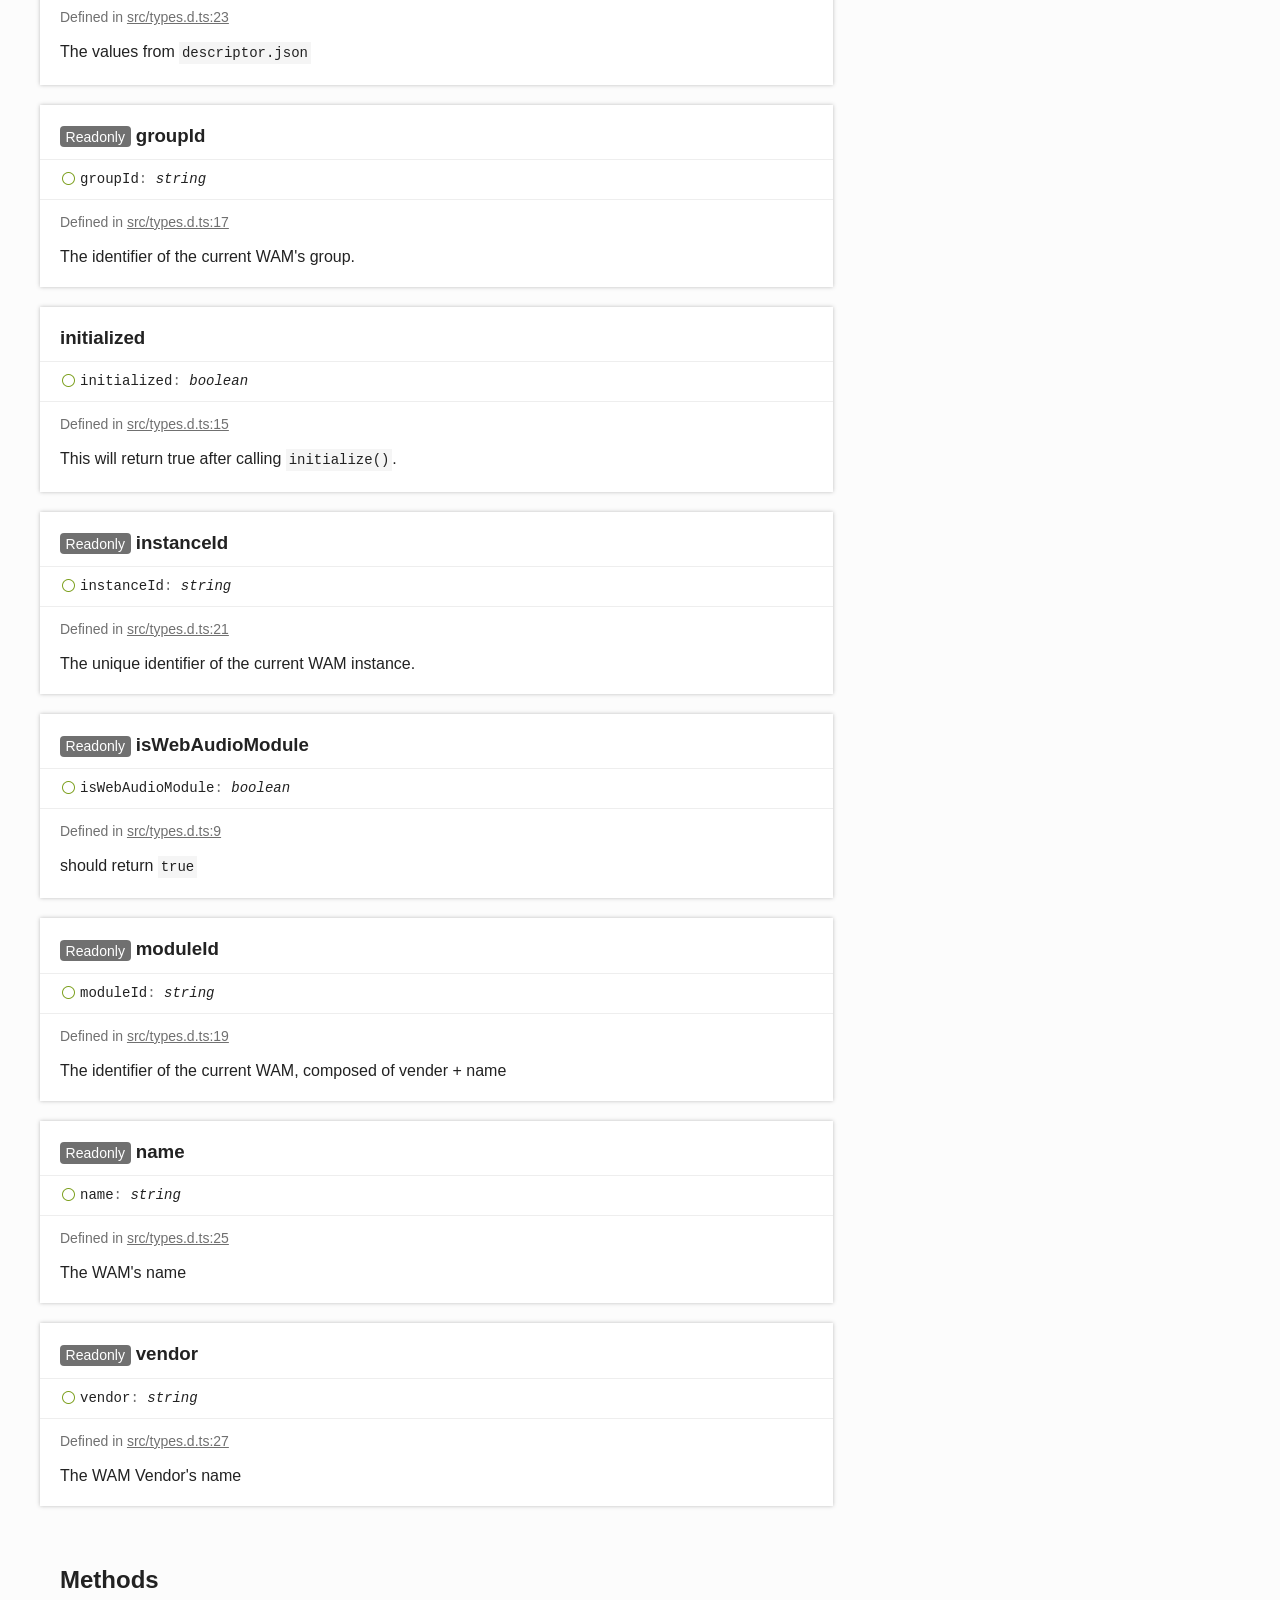
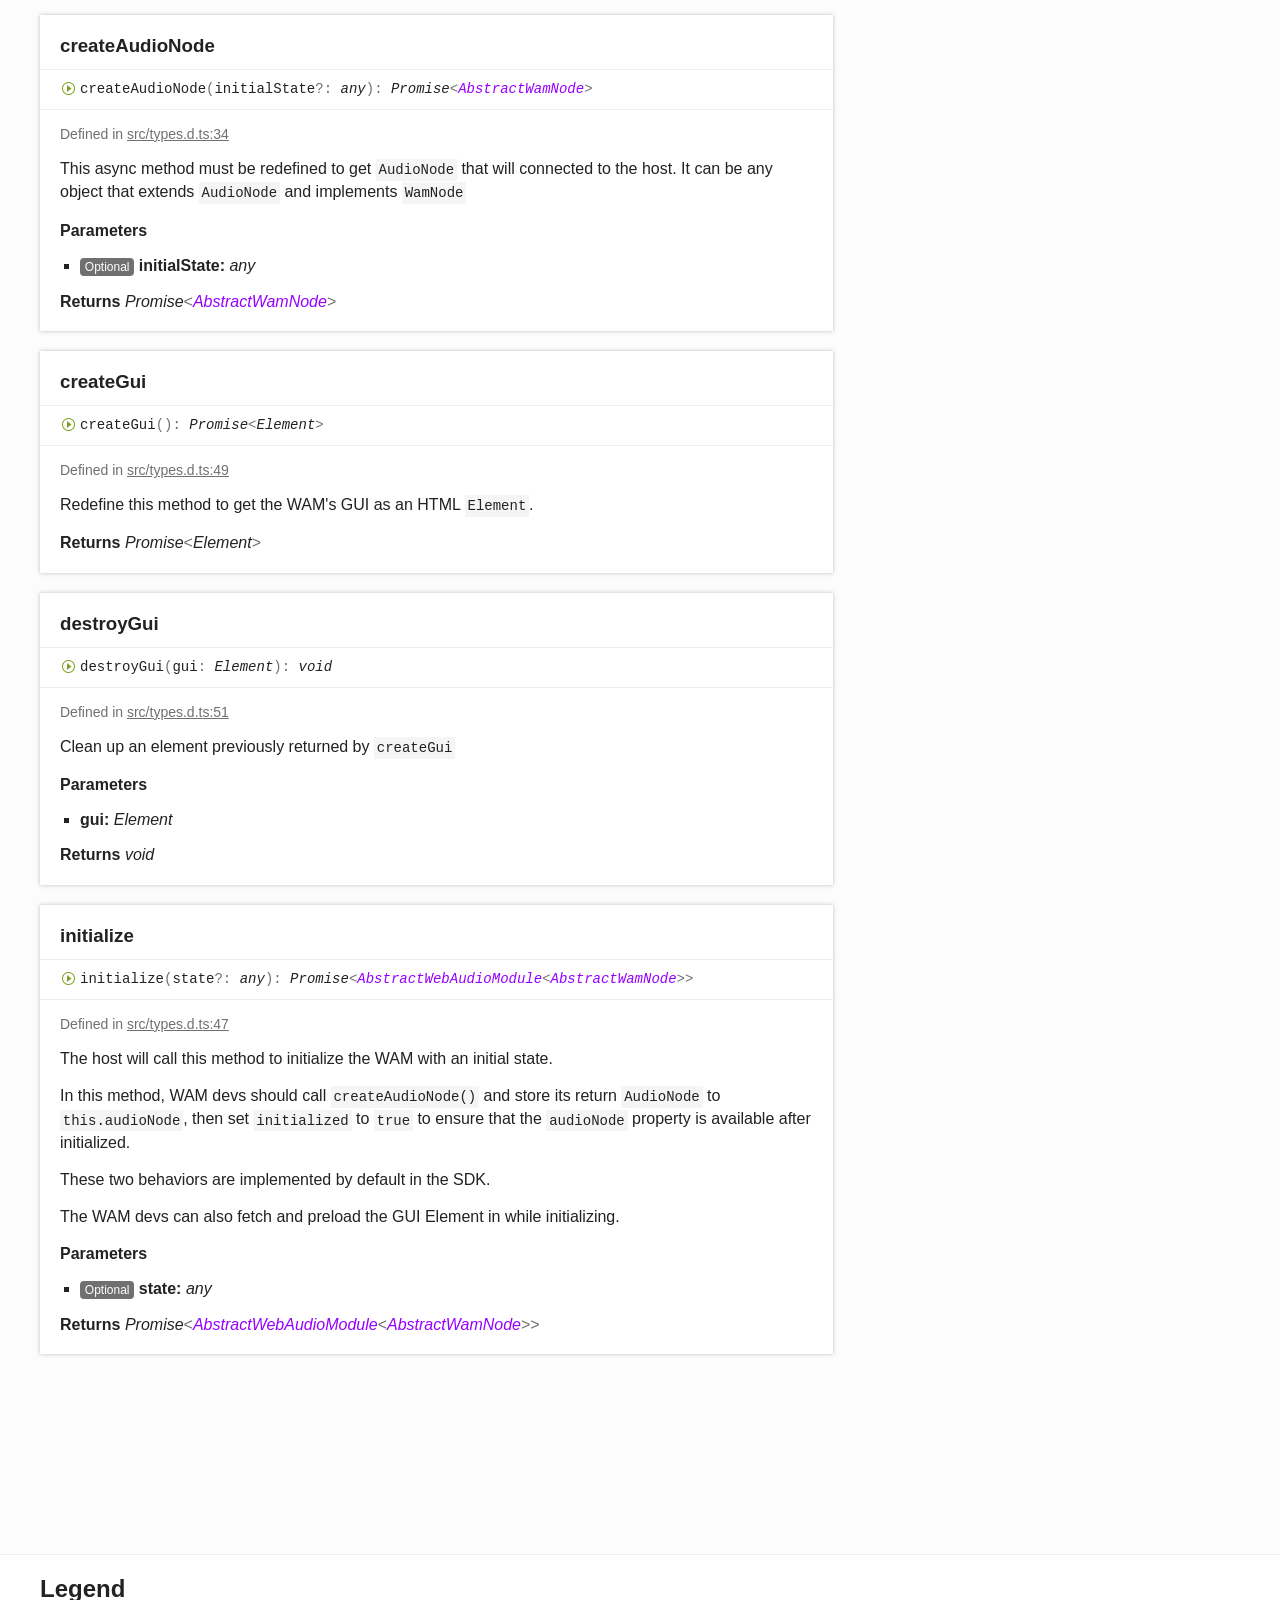
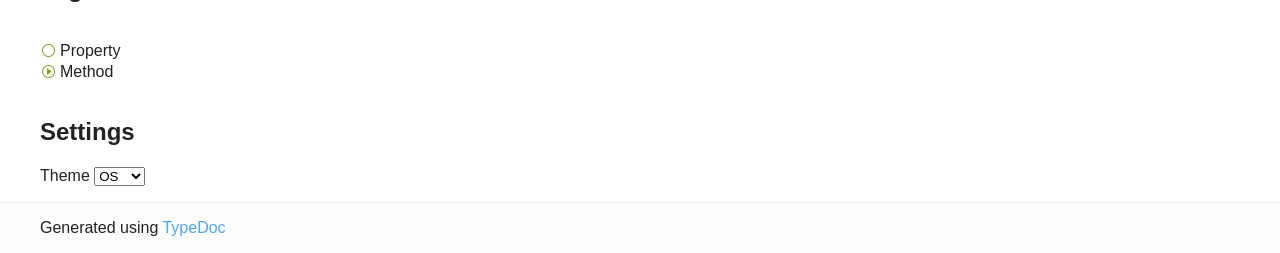
<file: api/docs/typedoc/interfaces/AbstractWebAudioModule.html>
<!DOCTYPE html><html class="default"><head><meta charSet="utf-8"/><meta http-equiv="x-ua-compatible" content="IE=edge"/><title>AbstractWebAudioModule | WebAudioModules API</title><meta name="description" content="Documentation for WebAudioModules API"/><meta name="viewport" content="width=device-width, initial-scale=1"/><link rel="stylesheet" href="../assets/style.css"/><link rel="stylesheet" href="../assets/highlight.css"/><script async src="../assets/search.js" id="search-script"></script></head><body><script>document.body.classList.add(localStorage.getItem("tsd-theme") || "os")</script><header><div class="tsd-page-toolbar"><div class="container"><div class="table-wrap"><div class="table-cell" id="tsd-search" data-base=".."><div class="field"><label for="tsd-search-field" class="tsd-widget search no-caption">Search</label><input type="text" id="tsd-search-field"/></div><ul class="results"><li class="state loading">Preparing search index...</li><li class="state failure">The search index is not available</li></ul><a href="../index.html" class="title">WebAudioModules API</a></div><div class="table-cell" id="tsd-widgets"><div id="tsd-filter"><a href="#" class="tsd-widget options no-caption" data-toggle="options">Options</a><div class="tsd-filter-group"><div class="tsd-select" id="tsd-filter-visibility"><span class="tsd-select-label">All</span><ul class="tsd-select-list"><li data-value="public">Public</li><li data-value="protected">Public/Protected</li><li data-value="private" class="selected">All</li></ul></div> <input type="checkbox" id="tsd-filter-inherited" checked/><label class="tsd-widget" for="tsd-filter-inherited">Inherited</label><input type="checkbox" id="tsd-filter-externals" checked/><label class="tsd-widget" for="tsd-filter-externals">Externals</label></div></div><a href="#" class="tsd-widget menu no-caption" data-toggle="menu">Menu</a></div></div></div></div><div class="tsd-page-title"><div class="container"><ul class="tsd-breadcrumb"><li><a href="../modules.html">WebAudioModules API</a></li><li><a href="AbstractWebAudioModule.html">AbstractWebAudioModule</a></li></ul><h1>Interface AbstractWebAudioModule&lt;Node&gt; </h1></div></div></header><div class="container container-main"><div class="row"><div class="col-8 col-content"><section class="tsd-panel tsd-comment"><div class="tsd-comment tsd-typography"><div class="lead">
<p>Main <code>WebAudioModule</code> interface,
its constructor should be the <code>export default</code> of the ESM of each WAM.</p>
</div></div></section><section class="tsd-panel tsd-type-parameters"><h3>Type parameters</h3><ul class="tsd-type-parameters"><li><h4>Node<span class="tsd-signature-symbol">: </span><a href="../modules.html#AbstractWamNode" class="tsd-signature-type" data-tsd-kind="Variable">AbstractWamNode</a> = <a href="../modules.html#AbstractWamNode" class="tsd-signature-type" data-tsd-kind="Variable">AbstractWamNode</a></h4><div class="tsd-comment tsd-typography"><div class="lead">
<p>type of the <code>audioNode</code> property, could be any <code>AudioNode</code> that implements <code>WamNode</code></p>
</div></div></li></ul></section><section class="tsd-panel tsd-hierarchy"><h3>Hierarchy</h3><ul class="tsd-hierarchy"><li><span class="target">AbstractWebAudioModule</span></li></ul></section><section class="tsd-panel-group tsd-index-group"><h2>Index</h2><section class="tsd-panel tsd-index-panel"><div class="tsd-index-content"><section class="tsd-index-section "><h3>Properties</h3><ul class="tsd-index-list"><li class="tsd-kind-property tsd-parent-kind-interface"><a href="AbstractWebAudioModule.html#audioContext" class="tsd-kind-icon">audio<wbr/>Context</a></li><li class="tsd-kind-property tsd-parent-kind-interface"><a href="AbstractWebAudioModule.html#audioNode" class="tsd-kind-icon">audio<wbr/>Node</a></li><li class="tsd-kind-property tsd-parent-kind-interface"><a href="AbstractWebAudioModule.html#descriptor" class="tsd-kind-icon">descriptor</a></li><li class="tsd-kind-property tsd-parent-kind-interface"><a href="AbstractWebAudioModule.html#groupId" class="tsd-kind-icon">group<wbr/>Id</a></li><li class="tsd-kind-property tsd-parent-kind-interface"><a href="AbstractWebAudioModule.html#initialized" class="tsd-kind-icon">initialized</a></li><li class="tsd-kind-property tsd-parent-kind-interface"><a href="AbstractWebAudioModule.html#instanceId" class="tsd-kind-icon">instance<wbr/>Id</a></li><li class="tsd-kind-property tsd-parent-kind-interface"><a href="AbstractWebAudioModule.html#isWebAudioModule" class="tsd-kind-icon">is<wbr/>Web<wbr/>Audio<wbr/>Module</a></li><li class="tsd-kind-property tsd-parent-kind-interface"><a href="AbstractWebAudioModule.html#moduleId" class="tsd-kind-icon">module<wbr/>Id</a></li><li class="tsd-kind-property tsd-parent-kind-interface"><a href="AbstractWebAudioModule.html#name" class="tsd-kind-icon">name</a></li><li class="tsd-kind-property tsd-parent-kind-interface"><a href="AbstractWebAudioModule.html#vendor" class="tsd-kind-icon">vendor</a></li></ul></section><section class="tsd-index-section "><h3>Methods</h3><ul class="tsd-index-list"><li class="tsd-kind-method tsd-parent-kind-interface"><a href="AbstractWebAudioModule.html#createAudioNode" class="tsd-kind-icon">create<wbr/>Audio<wbr/>Node</a></li><li class="tsd-kind-method tsd-parent-kind-interface"><a href="AbstractWebAudioModule.html#createGui" class="tsd-kind-icon">create<wbr/>Gui</a></li><li class="tsd-kind-method tsd-parent-kind-interface"><a href="AbstractWebAudioModule.html#destroyGui" class="tsd-kind-icon">destroy<wbr/>Gui</a></li><li class="tsd-kind-method tsd-parent-kind-interface"><a href="AbstractWebAudioModule.html#initialize" class="tsd-kind-icon">initialize</a></li></ul></section></div></section></section><section class="tsd-panel-group tsd-member-group "><h2>Properties</h2><section class="tsd-panel tsd-member tsd-kind-property tsd-parent-kind-interface"><a id="audioContext" class="tsd-anchor"></a><h3 class="tsd-anchor-link">audio<wbr/>Context<a href="#audioContext" aria-label="Permalink" class="tsd-anchor-icon"><svg xmlns="http://www.w3.org/2000/svg" class="icon icon-tabler icon-tabler-link" viewBox="0 0 24 24" stroke-width="2" stroke="currentColor" fill="none" stroke-linecap="round" stroke-linejoin="round"><path stroke="none" d="M0 0h24v24H0z" fill="none"></path><path d="M10 14a3.5 3.5 0 0 0 5 0l4 -4a3.5 3.5 0 0 0 -5 -5l-.5 .5"></path><path d="M14 10a3.5 3.5 0 0 0 -5 0l-4 4a3.5 3.5 0 0 0 5 5l.5 -.5"></path></svg></a></h3><div class="tsd-signature tsd-kind-icon">audio<wbr/>Context<span class="tsd-signature-symbol">:</span> <span class="tsd-signature-type">BaseAudioContext</span></div><aside class="tsd-sources"><ul><li>Defined in <a href="https://github.com/webaudiomodules/api/blob/ab388b0/src/types.d.ts#L11">src/types.d.ts:11</a></li></ul></aside><div class="tsd-comment tsd-typography"><div class="lead">
<p>The <code>AudioContext</code> where the plugin&#39;s node lives in</p>
</div></div></section><section class="tsd-panel tsd-member tsd-kind-property tsd-parent-kind-interface"><a id="audioNode" class="tsd-anchor"></a><h3 class="tsd-anchor-link">audio<wbr/>Node<a href="#audioNode" aria-label="Permalink" class="tsd-anchor-icon"><svg xmlns="http://www.w3.org/2000/svg" class="icon icon-tabler icon-tabler-link" viewBox="0 0 24 24" stroke-width="2" stroke="currentColor" fill="none" stroke-linecap="round" stroke-linejoin="round"><path stroke="none" d="M0 0h24v24H0z" fill="none"></path><path d="M10 14a3.5 3.5 0 0 0 5 0l4 -4a3.5 3.5 0 0 0 -5 -5l-.5 .5"></path><path d="M14 10a3.5 3.5 0 0 0 -5 0l-4 4a3.5 3.5 0 0 0 5 5l.5 -.5"></path></svg></a></h3><div class="tsd-signature tsd-kind-icon">audio<wbr/>Node<span class="tsd-signature-symbol">:</span> <span class="tsd-signature-type" data-tsd-kind="Type parameter">Node</span></div><aside class="tsd-sources"><ul><li>Defined in <a href="https://github.com/webaudiomodules/api/blob/ab388b0/src/types.d.ts#L13">src/types.d.ts:13</a></li></ul></aside><div class="tsd-comment tsd-typography"><div class="lead">
<p>The <code>AudioNode</code> that handles audio in the plugin where the host can connect to/from</p>
</div></div></section><section class="tsd-panel tsd-member tsd-kind-property tsd-parent-kind-interface"><a id="descriptor" class="tsd-anchor"></a><h3 class="tsd-anchor-link"><span class="tsd-flag ts-flagReadonly">Readonly</span> descriptor<a href="#descriptor" aria-label="Permalink" class="tsd-anchor-icon"><svg xmlns="http://www.w3.org/2000/svg" class="icon icon-tabler icon-tabler-link" viewBox="0 0 24 24" stroke-width="2" stroke="currentColor" fill="none" stroke-linecap="round" stroke-linejoin="round"><path stroke="none" d="M0 0h24v24H0z" fill="none"></path><path d="M10 14a3.5 3.5 0 0 0 5 0l4 -4a3.5 3.5 0 0 0 -5 -5l-.5 .5"></path><path d="M14 10a3.5 3.5 0 0 0 -5 0l-4 4a3.5 3.5 0 0 0 5 5l.5 -.5"></path></svg></a></h3><div class="tsd-signature tsd-kind-icon">descriptor<span class="tsd-signature-symbol">:</span> <a href="WamDescriptor.html" class="tsd-signature-type" data-tsd-kind="Interface">WamDescriptor</a></div><aside class="tsd-sources"><ul><li>Defined in <a href="https://github.com/webaudiomodules/api/blob/ab388b0/src/types.d.ts#L23">src/types.d.ts:23</a></li></ul></aside><div class="tsd-comment tsd-typography"><div class="lead">
<p>The values from <code>descriptor.json</code></p>
</div></div></section><section class="tsd-panel tsd-member tsd-kind-property tsd-parent-kind-interface"><a id="groupId" class="tsd-anchor"></a><h3 class="tsd-anchor-link"><span class="tsd-flag ts-flagReadonly">Readonly</span> group<wbr/>Id<a href="#groupId" aria-label="Permalink" class="tsd-anchor-icon"><svg xmlns="http://www.w3.org/2000/svg" class="icon icon-tabler icon-tabler-link" viewBox="0 0 24 24" stroke-width="2" stroke="currentColor" fill="none" stroke-linecap="round" stroke-linejoin="round"><path stroke="none" d="M0 0h24v24H0z" fill="none"></path><path d="M10 14a3.5 3.5 0 0 0 5 0l4 -4a3.5 3.5 0 0 0 -5 -5l-.5 .5"></path><path d="M14 10a3.5 3.5 0 0 0 -5 0l-4 4a3.5 3.5 0 0 0 5 5l.5 -.5"></path></svg></a></h3><div class="tsd-signature tsd-kind-icon">group<wbr/>Id<span class="tsd-signature-symbol">:</span> <span class="tsd-signature-type">string</span></div><aside class="tsd-sources"><ul><li>Defined in <a href="https://github.com/webaudiomodules/api/blob/ab388b0/src/types.d.ts#L17">src/types.d.ts:17</a></li></ul></aside><div class="tsd-comment tsd-typography"><div class="lead">
<p>The identifier of the current WAM&#39;s group.</p>
</div></div></section><section class="tsd-panel tsd-member tsd-kind-property tsd-parent-kind-interface"><a id="initialized" class="tsd-anchor"></a><h3 class="tsd-anchor-link">initialized<a href="#initialized" aria-label="Permalink" class="tsd-anchor-icon"><svg xmlns="http://www.w3.org/2000/svg" class="icon icon-tabler icon-tabler-link" viewBox="0 0 24 24" stroke-width="2" stroke="currentColor" fill="none" stroke-linecap="round" stroke-linejoin="round"><path stroke="none" d="M0 0h24v24H0z" fill="none"></path><path d="M10 14a3.5 3.5 0 0 0 5 0l4 -4a3.5 3.5 0 0 0 -5 -5l-.5 .5"></path><path d="M14 10a3.5 3.5 0 0 0 -5 0l-4 4a3.5 3.5 0 0 0 5 5l.5 -.5"></path></svg></a></h3><div class="tsd-signature tsd-kind-icon">initialized<span class="tsd-signature-symbol">:</span> <span class="tsd-signature-type">boolean</span></div><aside class="tsd-sources"><ul><li>Defined in <a href="https://github.com/webaudiomodules/api/blob/ab388b0/src/types.d.ts#L15">src/types.d.ts:15</a></li></ul></aside><div class="tsd-comment tsd-typography"><div class="lead">
<p>This will return true after calling <code>initialize()</code>.</p>
</div></div></section><section class="tsd-panel tsd-member tsd-kind-property tsd-parent-kind-interface"><a id="instanceId" class="tsd-anchor"></a><h3 class="tsd-anchor-link"><span class="tsd-flag ts-flagReadonly">Readonly</span> instance<wbr/>Id<a href="#instanceId" aria-label="Permalink" class="tsd-anchor-icon"><svg xmlns="http://www.w3.org/2000/svg" class="icon icon-tabler icon-tabler-link" viewBox="0 0 24 24" stroke-width="2" stroke="currentColor" fill="none" stroke-linecap="round" stroke-linejoin="round"><path stroke="none" d="M0 0h24v24H0z" fill="none"></path><path d="M10 14a3.5 3.5 0 0 0 5 0l4 -4a3.5 3.5 0 0 0 -5 -5l-.5 .5"></path><path d="M14 10a3.5 3.5 0 0 0 -5 0l-4 4a3.5 3.5 0 0 0 5 5l.5 -.5"></path></svg></a></h3><div class="tsd-signature tsd-kind-icon">instance<wbr/>Id<span class="tsd-signature-symbol">:</span> <span class="tsd-signature-type">string</span></div><aside class="tsd-sources"><ul><li>Defined in <a href="https://github.com/webaudiomodules/api/blob/ab388b0/src/types.d.ts#L21">src/types.d.ts:21</a></li></ul></aside><div class="tsd-comment tsd-typography"><div class="lead">
<p>The unique identifier of the current WAM instance.</p>
</div></div></section><section class="tsd-panel tsd-member tsd-kind-property tsd-parent-kind-interface"><a id="isWebAudioModule" class="tsd-anchor"></a><h3 class="tsd-anchor-link"><span class="tsd-flag ts-flagReadonly">Readonly</span> is<wbr/>Web<wbr/>Audio<wbr/>Module<a href="#isWebAudioModule" aria-label="Permalink" class="tsd-anchor-icon"><svg xmlns="http://www.w3.org/2000/svg" class="icon icon-tabler icon-tabler-link" viewBox="0 0 24 24" stroke-width="2" stroke="currentColor" fill="none" stroke-linecap="round" stroke-linejoin="round"><path stroke="none" d="M0 0h24v24H0z" fill="none"></path><path d="M10 14a3.5 3.5 0 0 0 5 0l4 -4a3.5 3.5 0 0 0 -5 -5l-.5 .5"></path><path d="M14 10a3.5 3.5 0 0 0 -5 0l-4 4a3.5 3.5 0 0 0 5 5l.5 -.5"></path></svg></a></h3><div class="tsd-signature tsd-kind-icon">is<wbr/>Web<wbr/>Audio<wbr/>Module<span class="tsd-signature-symbol">:</span> <span class="tsd-signature-type">boolean</span></div><aside class="tsd-sources"><ul><li>Defined in <a href="https://github.com/webaudiomodules/api/blob/ab388b0/src/types.d.ts#L9">src/types.d.ts:9</a></li></ul></aside><div class="tsd-comment tsd-typography"><div class="lead">
<p>should return <code>true</code></p>
</div></div></section><section class="tsd-panel tsd-member tsd-kind-property tsd-parent-kind-interface"><a id="moduleId" class="tsd-anchor"></a><h3 class="tsd-anchor-link"><span class="tsd-flag ts-flagReadonly">Readonly</span> module<wbr/>Id<a href="#moduleId" aria-label="Permalink" class="tsd-anchor-icon"><svg xmlns="http://www.w3.org/2000/svg" class="icon icon-tabler icon-tabler-link" viewBox="0 0 24 24" stroke-width="2" stroke="currentColor" fill="none" stroke-linecap="round" stroke-linejoin="round"><path stroke="none" d="M0 0h24v24H0z" fill="none"></path><path d="M10 14a3.5 3.5 0 0 0 5 0l4 -4a3.5 3.5 0 0 0 -5 -5l-.5 .5"></path><path d="M14 10a3.5 3.5 0 0 0 -5 0l-4 4a3.5 3.5 0 0 0 5 5l.5 -.5"></path></svg></a></h3><div class="tsd-signature tsd-kind-icon">module<wbr/>Id<span class="tsd-signature-symbol">:</span> <span class="tsd-signature-type">string</span></div><aside class="tsd-sources"><ul><li>Defined in <a href="https://github.com/webaudiomodules/api/blob/ab388b0/src/types.d.ts#L19">src/types.d.ts:19</a></li></ul></aside><div class="tsd-comment tsd-typography"><div class="lead">
<p>The identifier of the current WAM, composed of vender + name</p>
</div></div></section><section class="tsd-panel tsd-member tsd-kind-property tsd-parent-kind-interface"><a id="name" class="tsd-anchor"></a><h3 class="tsd-anchor-link"><span class="tsd-flag ts-flagReadonly">Readonly</span> name<a href="#name" aria-label="Permalink" class="tsd-anchor-icon"><svg xmlns="http://www.w3.org/2000/svg" class="icon icon-tabler icon-tabler-link" viewBox="0 0 24 24" stroke-width="2" stroke="currentColor" fill="none" stroke-linecap="round" stroke-linejoin="round"><path stroke="none" d="M0 0h24v24H0z" fill="none"></path><path d="M10 14a3.5 3.5 0 0 0 5 0l4 -4a3.5 3.5 0 0 0 -5 -5l-.5 .5"></path><path d="M14 10a3.5 3.5 0 0 0 -5 0l-4 4a3.5 3.5 0 0 0 5 5l.5 -.5"></path></svg></a></h3><div class="tsd-signature tsd-kind-icon">name<span class="tsd-signature-symbol">:</span> <span class="tsd-signature-type">string</span></div><aside class="tsd-sources"><ul><li>Defined in <a href="https://github.com/webaudiomodules/api/blob/ab388b0/src/types.d.ts#L25">src/types.d.ts:25</a></li></ul></aside><div class="tsd-comment tsd-typography"><div class="lead">
<p>The WAM&#39;s name</p>
</div></div></section><section class="tsd-panel tsd-member tsd-kind-property tsd-parent-kind-interface"><a id="vendor" class="tsd-anchor"></a><h3 class="tsd-anchor-link"><span class="tsd-flag ts-flagReadonly">Readonly</span> vendor<a href="#vendor" aria-label="Permalink" class="tsd-anchor-icon"><svg xmlns="http://www.w3.org/2000/svg" class="icon icon-tabler icon-tabler-link" viewBox="0 0 24 24" stroke-width="2" stroke="currentColor" fill="none" stroke-linecap="round" stroke-linejoin="round"><path stroke="none" d="M0 0h24v24H0z" fill="none"></path><path d="M10 14a3.5 3.5 0 0 0 5 0l4 -4a3.5 3.5 0 0 0 -5 -5l-.5 .5"></path><path d="M14 10a3.5 3.5 0 0 0 -5 0l-4 4a3.5 3.5 0 0 0 5 5l.5 -.5"></path></svg></a></h3><div class="tsd-signature tsd-kind-icon">vendor<span class="tsd-signature-symbol">:</span> <span class="tsd-signature-type">string</span></div><aside class="tsd-sources"><ul><li>Defined in <a href="https://github.com/webaudiomodules/api/blob/ab388b0/src/types.d.ts#L27">src/types.d.ts:27</a></li></ul></aside><div class="tsd-comment tsd-typography"><div class="lead">
<p>The WAM Vendor&#39;s name</p>
</div></div></section></section><section class="tsd-panel-group tsd-member-group "><h2>Methods</h2><section class="tsd-panel tsd-member tsd-kind-method tsd-parent-kind-interface"><a id="createAudioNode" class="tsd-anchor"></a><h3 class="tsd-anchor-link">create<wbr/>Audio<wbr/>Node<a href="#createAudioNode" aria-label="Permalink" class="tsd-anchor-icon"><svg xmlns="http://www.w3.org/2000/svg" class="icon icon-tabler icon-tabler-link" viewBox="0 0 24 24" stroke-width="2" stroke="currentColor" fill="none" stroke-linecap="round" stroke-linejoin="round"><path stroke="none" d="M0 0h24v24H0z" fill="none"></path><path d="M10 14a3.5 3.5 0 0 0 5 0l4 -4a3.5 3.5 0 0 0 -5 -5l-.5 .5"></path><path d="M14 10a3.5 3.5 0 0 0 -5 0l-4 4a3.5 3.5 0 0 0 5 5l.5 -.5"></path></svg></a></h3><ul class="tsd-signatures tsd-kind-method tsd-parent-kind-interface"><li class="tsd-signature tsd-kind-icon">create<wbr/>Audio<wbr/>Node<span class="tsd-signature-symbol">(</span>initialState<span class="tsd-signature-symbol">?: </span><span class="tsd-signature-type">any</span><span class="tsd-signature-symbol">)</span><span class="tsd-signature-symbol">: </span><span class="tsd-signature-type">Promise</span><span class="tsd-signature-symbol">&lt;</span><a href="../modules.html#AbstractWamNode" class="tsd-signature-type" data-tsd-kind="Variable">AbstractWamNode</a><span class="tsd-signature-symbol">&gt;</span></li></ul><ul class="tsd-descriptions"><li class="tsd-description"><aside class="tsd-sources"><ul><li>Defined in <a href="https://github.com/webaudiomodules/api/blob/ab388b0/src/types.d.ts#L34">src/types.d.ts:34</a></li></ul></aside><div class="tsd-comment tsd-typography"><div class="lead">
<p>This async method must be redefined to get <code>AudioNode</code> that
will connected to the host.
It can be any object that extends <code>AudioNode</code> and implements <code>WamNode</code></p>
</div></div><h4 class="tsd-parameters-title">Parameters</h4><ul class="tsd-parameters"><li><h5><span class="tsd-flag ts-flagOptional">Optional</span> initialState: <span class="tsd-signature-type">any</span></h5></li></ul><h4 class="tsd-returns-title">Returns <span class="tsd-signature-type">Promise</span><span class="tsd-signature-symbol">&lt;</span><a href="../modules.html#AbstractWamNode" class="tsd-signature-type" data-tsd-kind="Variable">AbstractWamNode</a><span class="tsd-signature-symbol">&gt;</span></h4></li></ul></section><section class="tsd-panel tsd-member tsd-kind-method tsd-parent-kind-interface"><a id="createGui" class="tsd-anchor"></a><h3 class="tsd-anchor-link">create<wbr/>Gui<a href="#createGui" aria-label="Permalink" class="tsd-anchor-icon"><svg xmlns="http://www.w3.org/2000/svg" class="icon icon-tabler icon-tabler-link" viewBox="0 0 24 24" stroke-width="2" stroke="currentColor" fill="none" stroke-linecap="round" stroke-linejoin="round"><path stroke="none" d="M0 0h24v24H0z" fill="none"></path><path d="M10 14a3.5 3.5 0 0 0 5 0l4 -4a3.5 3.5 0 0 0 -5 -5l-.5 .5"></path><path d="M14 10a3.5 3.5 0 0 0 -5 0l-4 4a3.5 3.5 0 0 0 5 5l.5 -.5"></path></svg></a></h3><ul class="tsd-signatures tsd-kind-method tsd-parent-kind-interface"><li class="tsd-signature tsd-kind-icon">create<wbr/>Gui<span class="tsd-signature-symbol">(</span><span class="tsd-signature-symbol">)</span><span class="tsd-signature-symbol">: </span><span class="tsd-signature-type">Promise</span><span class="tsd-signature-symbol">&lt;</span><span class="tsd-signature-type">Element</span><span class="tsd-signature-symbol">&gt;</span></li></ul><ul class="tsd-descriptions"><li class="tsd-description"><aside class="tsd-sources"><ul><li>Defined in <a href="https://github.com/webaudiomodules/api/blob/ab388b0/src/types.d.ts#L49">src/types.d.ts:49</a></li></ul></aside><div class="tsd-comment tsd-typography"><div class="lead">
<p>Redefine this method to get the WAM&#39;s GUI as an HTML <code>Element</code>.</p>
</div></div><h4 class="tsd-returns-title">Returns <span class="tsd-signature-type">Promise</span><span class="tsd-signature-symbol">&lt;</span><span class="tsd-signature-type">Element</span><span class="tsd-signature-symbol">&gt;</span></h4></li></ul></section><section class="tsd-panel tsd-member tsd-kind-method tsd-parent-kind-interface"><a id="destroyGui" class="tsd-anchor"></a><h3 class="tsd-anchor-link">destroy<wbr/>Gui<a href="#destroyGui" aria-label="Permalink" class="tsd-anchor-icon"><svg xmlns="http://www.w3.org/2000/svg" class="icon icon-tabler icon-tabler-link" viewBox="0 0 24 24" stroke-width="2" stroke="currentColor" fill="none" stroke-linecap="round" stroke-linejoin="round"><path stroke="none" d="M0 0h24v24H0z" fill="none"></path><path d="M10 14a3.5 3.5 0 0 0 5 0l4 -4a3.5 3.5 0 0 0 -5 -5l-.5 .5"></path><path d="M14 10a3.5 3.5 0 0 0 -5 0l-4 4a3.5 3.5 0 0 0 5 5l.5 -.5"></path></svg></a></h3><ul class="tsd-signatures tsd-kind-method tsd-parent-kind-interface"><li class="tsd-signature tsd-kind-icon">destroy<wbr/>Gui<span class="tsd-signature-symbol">(</span>gui<span class="tsd-signature-symbol">: </span><span class="tsd-signature-type">Element</span><span class="tsd-signature-symbol">)</span><span class="tsd-signature-symbol">: </span><span class="tsd-signature-type">void</span></li></ul><ul class="tsd-descriptions"><li class="tsd-description"><aside class="tsd-sources"><ul><li>Defined in <a href="https://github.com/webaudiomodules/api/blob/ab388b0/src/types.d.ts#L51">src/types.d.ts:51</a></li></ul></aside><div class="tsd-comment tsd-typography"><div class="lead">
<p>Clean up an element previously returned by <code>createGui</code></p>
</div></div><h4 class="tsd-parameters-title">Parameters</h4><ul class="tsd-parameters"><li><h5>gui: <span class="tsd-signature-type">Element</span></h5></li></ul><h4 class="tsd-returns-title">Returns <span class="tsd-signature-type">void</span></h4></li></ul></section><section class="tsd-panel tsd-member tsd-kind-method tsd-parent-kind-interface"><a id="initialize" class="tsd-anchor"></a><h3 class="tsd-anchor-link">initialize<a href="#initialize" aria-label="Permalink" class="tsd-anchor-icon"><svg xmlns="http://www.w3.org/2000/svg" class="icon icon-tabler icon-tabler-link" viewBox="0 0 24 24" stroke-width="2" stroke="currentColor" fill="none" stroke-linecap="round" stroke-linejoin="round"><path stroke="none" d="M0 0h24v24H0z" fill="none"></path><path d="M10 14a3.5 3.5 0 0 0 5 0l4 -4a3.5 3.5 0 0 0 -5 -5l-.5 .5"></path><path d="M14 10a3.5 3.5 0 0 0 -5 0l-4 4a3.5 3.5 0 0 0 5 5l.5 -.5"></path></svg></a></h3><ul class="tsd-signatures tsd-kind-method tsd-parent-kind-interface"><li class="tsd-signature tsd-kind-icon">initialize<span class="tsd-signature-symbol">(</span>state<span class="tsd-signature-symbol">?: </span><span class="tsd-signature-type">any</span><span class="tsd-signature-symbol">)</span><span class="tsd-signature-symbol">: </span><span class="tsd-signature-type">Promise</span><span class="tsd-signature-symbol">&lt;</span><a href="../modules.html#AbstractWebAudioModule" class="tsd-signature-type" data-tsd-kind="Variable">AbstractWebAudioModule</a><span class="tsd-signature-symbol">&lt;</span><a href="../modules.html#AbstractWamNode" class="tsd-signature-type" data-tsd-kind="Variable">AbstractWamNode</a><span class="tsd-signature-symbol">&gt;</span><span class="tsd-signature-symbol">&gt;</span></li></ul><ul class="tsd-descriptions"><li class="tsd-description"><aside class="tsd-sources"><ul><li>Defined in <a href="https://github.com/webaudiomodules/api/blob/ab388b0/src/types.d.ts#L47">src/types.d.ts:47</a></li></ul></aside><div class="tsd-comment tsd-typography"><div class="lead">
<p>The host will call this method to initialize the WAM with an initial state.</p>
</div><div><p>In this method, WAM devs should call <code>createAudioNode()</code>
and store its return <code>AudioNode</code> to <code>this.audioNode</code>,
then set <code>initialized</code> to <code>true</code> to ensure that
the <code>audioNode</code> property is available after initialized.</p>
<p>These two behaviors are implemented by default in the SDK.</p>
<p>The WAM devs can also fetch and preload the GUI Element in while initializing.</p>
</div></div><h4 class="tsd-parameters-title">Parameters</h4><ul class="tsd-parameters"><li><h5><span class="tsd-flag ts-flagOptional">Optional</span> state: <span class="tsd-signature-type">any</span></h5></li></ul><h4 class="tsd-returns-title">Returns <span class="tsd-signature-type">Promise</span><span class="tsd-signature-symbol">&lt;</span><a href="../modules.html#AbstractWebAudioModule" class="tsd-signature-type" data-tsd-kind="Variable">AbstractWebAudioModule</a><span class="tsd-signature-symbol">&lt;</span><a href="../modules.html#AbstractWamNode" class="tsd-signature-type" data-tsd-kind="Variable">AbstractWamNode</a><span class="tsd-signature-symbol">&gt;</span><span class="tsd-signature-symbol">&gt;</span></h4></li></ul></section></section></div><div class="col-4 col-menu menu-sticky-wrap menu-highlight"><nav class="tsd-navigation primary"><ul><li class=""><a href="../modules.html">Exports</a></li></ul></nav><nav class="tsd-navigation secondary menu-sticky"><ul><li class="current tsd-kind-interface tsd-has-type-parameter"><a href="AbstractWebAudioModule.html" class="tsd-kind-icon">Abstract<wbr/>Web<wbr/>Audio<wbr/>Module</a><ul><li class="tsd-kind-property tsd-parent-kind-interface"><a href="AbstractWebAudioModule.html#audioContext" class="tsd-kind-icon">audio<wbr/>Context</a></li><li class="tsd-kind-property tsd-parent-kind-interface"><a href="AbstractWebAudioModule.html#audioNode" class="tsd-kind-icon">audio<wbr/>Node</a></li><li class="tsd-kind-property tsd-parent-kind-interface"><a href="AbstractWebAudioModule.html#descriptor" class="tsd-kind-icon">descriptor</a></li><li class="tsd-kind-property tsd-parent-kind-interface"><a href="AbstractWebAudioModule.html#groupId" class="tsd-kind-icon">group<wbr/>Id</a></li><li class="tsd-kind-property tsd-parent-kind-interface"><a href="AbstractWebAudioModule.html#initialized" class="tsd-kind-icon">initialized</a></li><li class="tsd-kind-property tsd-parent-kind-interface"><a href="AbstractWebAudioModule.html#instanceId" class="tsd-kind-icon">instance<wbr/>Id</a></li><li class="tsd-kind-property tsd-parent-kind-interface"><a href="AbstractWebAudioModule.html#isWebAudioModule" class="tsd-kind-icon">is<wbr/>Web<wbr/>Audio<wbr/>Module</a></li><li class="tsd-kind-property tsd-parent-kind-interface"><a href="AbstractWebAudioModule.html#moduleId" class="tsd-kind-icon">module<wbr/>Id</a></li><li class="tsd-kind-property tsd-parent-kind-interface"><a href="AbstractWebAudioModule.html#name" class="tsd-kind-icon">name</a></li><li class="tsd-kind-property tsd-parent-kind-interface"><a href="AbstractWebAudioModule.html#vendor" class="tsd-kind-icon">vendor</a></li><li class="tsd-kind-method tsd-parent-kind-interface"><a href="AbstractWebAudioModule.html#createAudioNode" class="tsd-kind-icon">create<wbr/>Audio<wbr/>Node</a></li><li class="tsd-kind-method tsd-parent-kind-interface"><a href="AbstractWebAudioModule.html#createGui" class="tsd-kind-icon">create<wbr/>Gui</a></li><li class="tsd-kind-method tsd-parent-kind-interface"><a href="AbstractWebAudioModule.html#destroyGui" class="tsd-kind-icon">destroy<wbr/>Gui</a></li><li class="tsd-kind-method tsd-parent-kind-interface"><a href="AbstractWebAudioModule.html#initialize" class="tsd-kind-icon">initialize</a></li></ul></li></ul></nav></div></div></div><footer class="with-border-bottom"><div class="container"><h2>Legend</h2><div class="tsd-legend-group"><ul class="tsd-legend"><li class="tsd-kind-property tsd-parent-kind-interface"><span class="tsd-kind-icon">Property</span></li><li class="tsd-kind-method tsd-parent-kind-interface"><span class="tsd-kind-icon">Method</span></li></ul></div><h2>Settings</h2><p>Theme <select id="theme"><option value="os">OS</option><option value="light">Light</option><option value="dark">Dark</option></select></p></div></footer><div class="container tsd-generator"><p>Generated using <a href="https://typedoc.org/" target="_blank">TypeDoc</a></p></div><div class="overlay"></div><script src="../assets/main.js"></script></body></html>
</file>
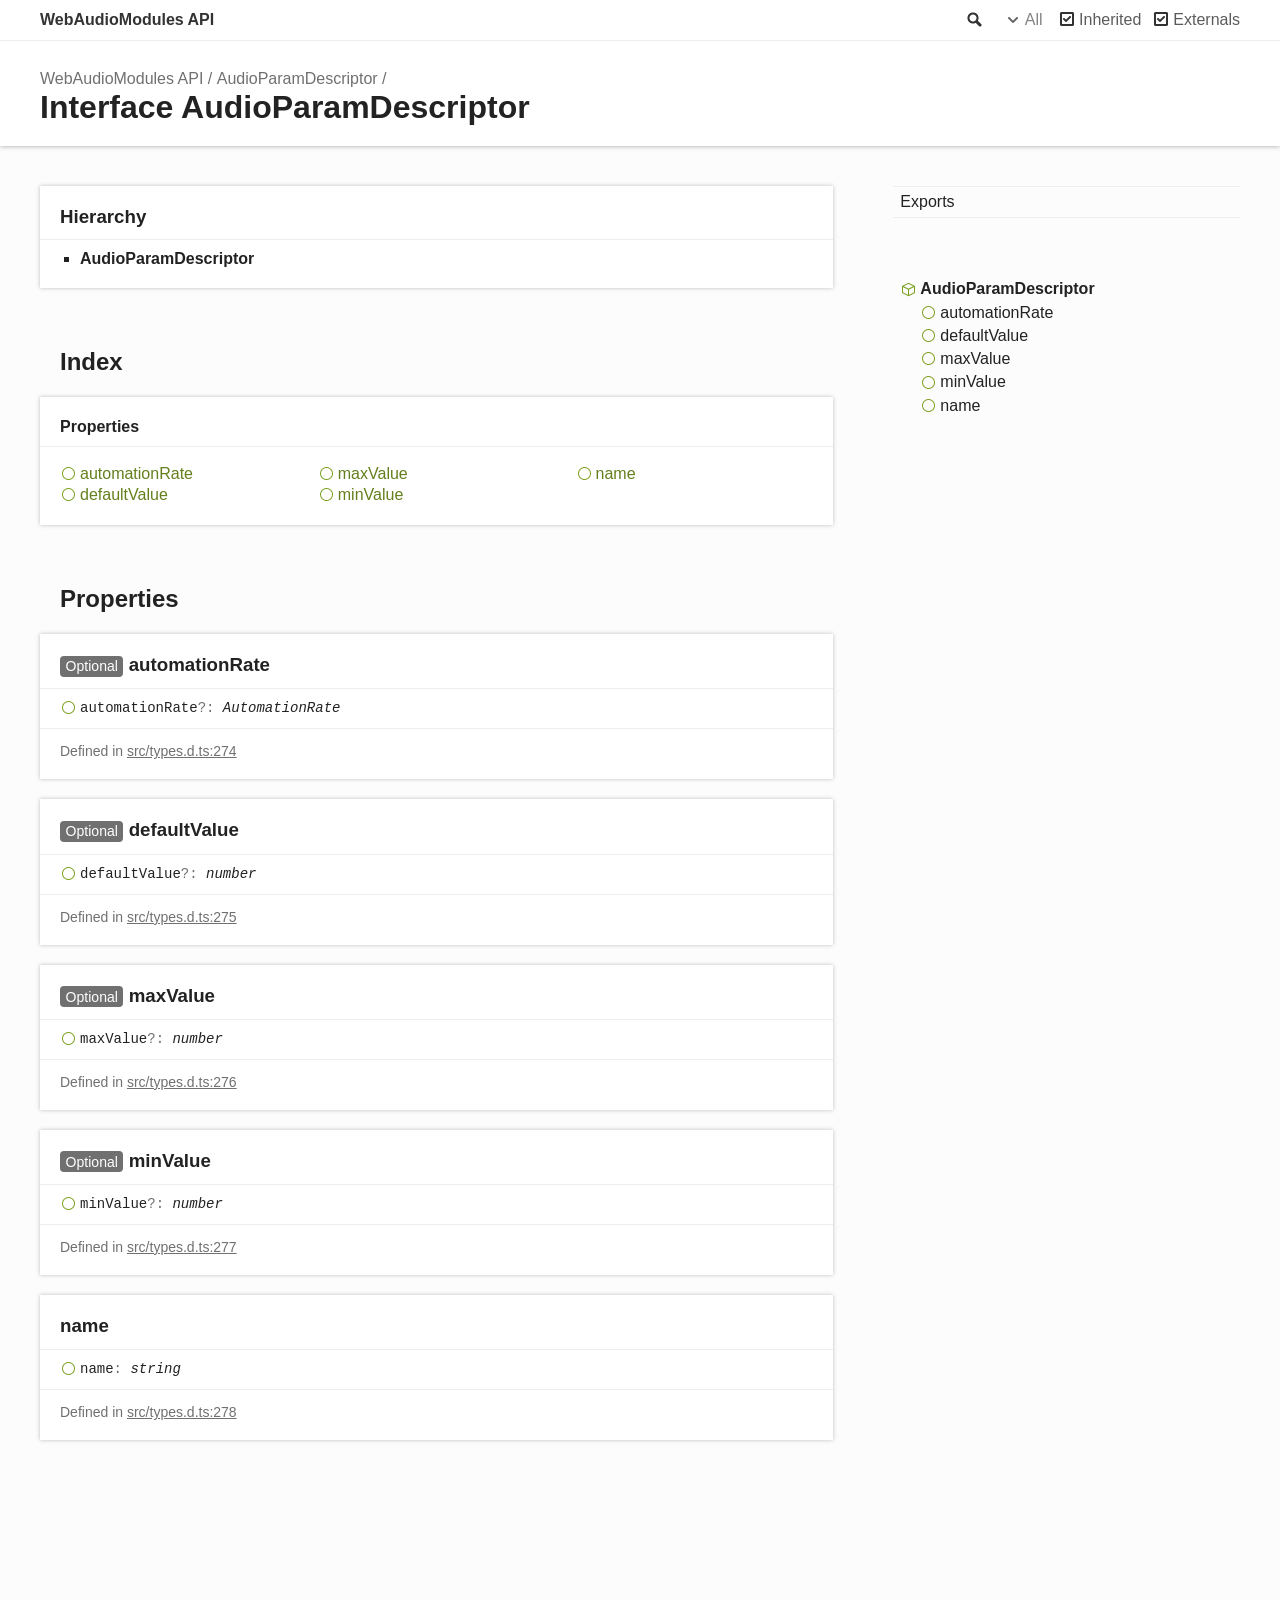
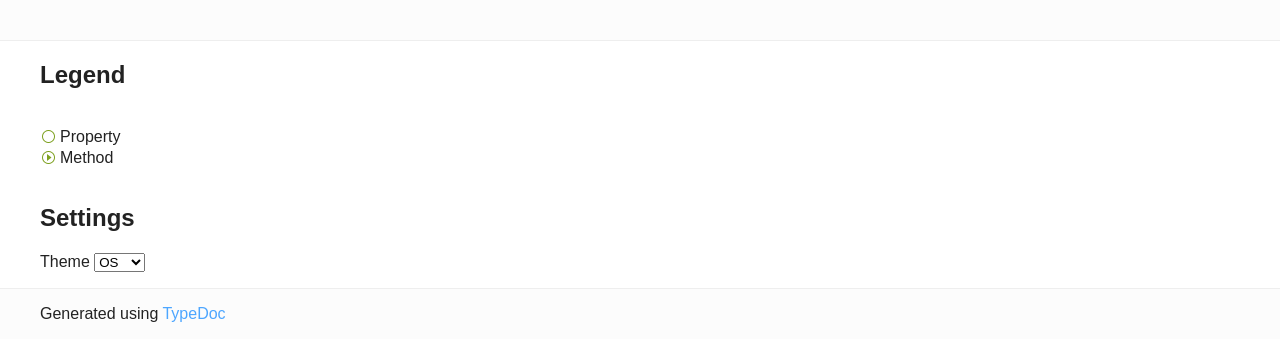
<file: api/docs/typedoc/interfaces/AudioParamDescriptor.html>
<!DOCTYPE html><html class="default"><head><meta charSet="utf-8"/><meta http-equiv="x-ua-compatible" content="IE=edge"/><title>AudioParamDescriptor | WebAudioModules API</title><meta name="description" content="Documentation for WebAudioModules API"/><meta name="viewport" content="width=device-width, initial-scale=1"/><link rel="stylesheet" href="../assets/style.css"/><link rel="stylesheet" href="../assets/highlight.css"/><script async src="../assets/search.js" id="search-script"></script></head><body><script>document.body.classList.add(localStorage.getItem("tsd-theme") || "os")</script><header><div class="tsd-page-toolbar"><div class="container"><div class="table-wrap"><div class="table-cell" id="tsd-search" data-base=".."><div class="field"><label for="tsd-search-field" class="tsd-widget search no-caption">Search</label><input type="text" id="tsd-search-field"/></div><ul class="results"><li class="state loading">Preparing search index...</li><li class="state failure">The search index is not available</li></ul><a href="../index.html" class="title">WebAudioModules API</a></div><div class="table-cell" id="tsd-widgets"><div id="tsd-filter"><a href="#" class="tsd-widget options no-caption" data-toggle="options">Options</a><div class="tsd-filter-group"><div class="tsd-select" id="tsd-filter-visibility"><span class="tsd-select-label">All</span><ul class="tsd-select-list"><li data-value="public">Public</li><li data-value="protected">Public/Protected</li><li data-value="private" class="selected">All</li></ul></div> <input type="checkbox" id="tsd-filter-inherited" checked/><label class="tsd-widget" for="tsd-filter-inherited">Inherited</label><input type="checkbox" id="tsd-filter-externals" checked/><label class="tsd-widget" for="tsd-filter-externals">Externals</label></div></div><a href="#" class="tsd-widget menu no-caption" data-toggle="menu">Menu</a></div></div></div></div><div class="tsd-page-title"><div class="container"><ul class="tsd-breadcrumb"><li><a href="../modules.html">WebAudioModules API</a></li><li><a href="AudioParamDescriptor.html">AudioParamDescriptor</a></li></ul><h1>Interface AudioParamDescriptor </h1></div></div></header><div class="container container-main"><div class="row"><div class="col-8 col-content"><section class="tsd-panel tsd-hierarchy"><h3>Hierarchy</h3><ul class="tsd-hierarchy"><li><span class="target">AudioParamDescriptor</span></li></ul></section><section class="tsd-panel-group tsd-index-group"><h2>Index</h2><section class="tsd-panel tsd-index-panel"><div class="tsd-index-content"><section class="tsd-index-section "><h3>Properties</h3><ul class="tsd-index-list"><li class="tsd-kind-property tsd-parent-kind-interface"><a href="AudioParamDescriptor.html#automationRate" class="tsd-kind-icon">automation<wbr/>Rate</a></li><li class="tsd-kind-property tsd-parent-kind-interface"><a href="AudioParamDescriptor.html#defaultValue" class="tsd-kind-icon">default<wbr/>Value</a></li><li class="tsd-kind-property tsd-parent-kind-interface"><a href="AudioParamDescriptor.html#maxValue" class="tsd-kind-icon">max<wbr/>Value</a></li><li class="tsd-kind-property tsd-parent-kind-interface"><a href="AudioParamDescriptor.html#minValue" class="tsd-kind-icon">min<wbr/>Value</a></li><li class="tsd-kind-property tsd-parent-kind-interface"><a href="AudioParamDescriptor.html#name" class="tsd-kind-icon">name</a></li></ul></section></div></section></section><section class="tsd-panel-group tsd-member-group "><h2>Properties</h2><section class="tsd-panel tsd-member tsd-kind-property tsd-parent-kind-interface"><a id="automationRate" class="tsd-anchor"></a><h3 class="tsd-anchor-link"><span class="tsd-flag ts-flagOptional">Optional</span> automation<wbr/>Rate<a href="#automationRate" aria-label="Permalink" class="tsd-anchor-icon"><svg xmlns="http://www.w3.org/2000/svg" class="icon icon-tabler icon-tabler-link" viewBox="0 0 24 24" stroke-width="2" stroke="currentColor" fill="none" stroke-linecap="round" stroke-linejoin="round"><path stroke="none" d="M0 0h24v24H0z" fill="none"></path><path d="M10 14a3.5 3.5 0 0 0 5 0l4 -4a3.5 3.5 0 0 0 -5 -5l-.5 .5"></path><path d="M14 10a3.5 3.5 0 0 0 -5 0l-4 4a3.5 3.5 0 0 0 5 5l.5 -.5"></path></svg></a></h3><div class="tsd-signature tsd-kind-icon">automation<wbr/>Rate<span class="tsd-signature-symbol">?:</span> <span class="tsd-signature-type">AutomationRate</span></div><aside class="tsd-sources"><ul><li>Defined in <a href="https://github.com/webaudiomodules/api/blob/ab388b0/src/types.d.ts#L274">src/types.d.ts:274</a></li></ul></aside></section><section class="tsd-panel tsd-member tsd-kind-property tsd-parent-kind-interface"><a id="defaultValue" class="tsd-anchor"></a><h3 class="tsd-anchor-link"><span class="tsd-flag ts-flagOptional">Optional</span> default<wbr/>Value<a href="#defaultValue" aria-label="Permalink" class="tsd-anchor-icon"><svg xmlns="http://www.w3.org/2000/svg" class="icon icon-tabler icon-tabler-link" viewBox="0 0 24 24" stroke-width="2" stroke="currentColor" fill="none" stroke-linecap="round" stroke-linejoin="round"><path stroke="none" d="M0 0h24v24H0z" fill="none"></path><path d="M10 14a3.5 3.5 0 0 0 5 0l4 -4a3.5 3.5 0 0 0 -5 -5l-.5 .5"></path><path d="M14 10a3.5 3.5 0 0 0 -5 0l-4 4a3.5 3.5 0 0 0 5 5l.5 -.5"></path></svg></a></h3><div class="tsd-signature tsd-kind-icon">default<wbr/>Value<span class="tsd-signature-symbol">?:</span> <span class="tsd-signature-type">number</span></div><aside class="tsd-sources"><ul><li>Defined in <a href="https://github.com/webaudiomodules/api/blob/ab388b0/src/types.d.ts#L275">src/types.d.ts:275</a></li></ul></aside></section><section class="tsd-panel tsd-member tsd-kind-property tsd-parent-kind-interface"><a id="maxValue" class="tsd-anchor"></a><h3 class="tsd-anchor-link"><span class="tsd-flag ts-flagOptional">Optional</span> max<wbr/>Value<a href="#maxValue" aria-label="Permalink" class="tsd-anchor-icon"><svg xmlns="http://www.w3.org/2000/svg" class="icon icon-tabler icon-tabler-link" viewBox="0 0 24 24" stroke-width="2" stroke="currentColor" fill="none" stroke-linecap="round" stroke-linejoin="round"><path stroke="none" d="M0 0h24v24H0z" fill="none"></path><path d="M10 14a3.5 3.5 0 0 0 5 0l4 -4a3.5 3.5 0 0 0 -5 -5l-.5 .5"></path><path d="M14 10a3.5 3.5 0 0 0 -5 0l-4 4a3.5 3.5 0 0 0 5 5l.5 -.5"></path></svg></a></h3><div class="tsd-signature tsd-kind-icon">max<wbr/>Value<span class="tsd-signature-symbol">?:</span> <span class="tsd-signature-type">number</span></div><aside class="tsd-sources"><ul><li>Defined in <a href="https://github.com/webaudiomodules/api/blob/ab388b0/src/types.d.ts#L276">src/types.d.ts:276</a></li></ul></aside></section><section class="tsd-panel tsd-member tsd-kind-property tsd-parent-kind-interface"><a id="minValue" class="tsd-anchor"></a><h3 class="tsd-anchor-link"><span class="tsd-flag ts-flagOptional">Optional</span> min<wbr/>Value<a href="#minValue" aria-label="Permalink" class="tsd-anchor-icon"><svg xmlns="http://www.w3.org/2000/svg" class="icon icon-tabler icon-tabler-link" viewBox="0 0 24 24" stroke-width="2" stroke="currentColor" fill="none" stroke-linecap="round" stroke-linejoin="round"><path stroke="none" d="M0 0h24v24H0z" fill="none"></path><path d="M10 14a3.5 3.5 0 0 0 5 0l4 -4a3.5 3.5 0 0 0 -5 -5l-.5 .5"></path><path d="M14 10a3.5 3.5 0 0 0 -5 0l-4 4a3.5 3.5 0 0 0 5 5l.5 -.5"></path></svg></a></h3><div class="tsd-signature tsd-kind-icon">min<wbr/>Value<span class="tsd-signature-symbol">?:</span> <span class="tsd-signature-type">number</span></div><aside class="tsd-sources"><ul><li>Defined in <a href="https://github.com/webaudiomodules/api/blob/ab388b0/src/types.d.ts#L277">src/types.d.ts:277</a></li></ul></aside></section><section class="tsd-panel tsd-member tsd-kind-property tsd-parent-kind-interface"><a id="name" class="tsd-anchor"></a><h3 class="tsd-anchor-link">name<a href="#name" aria-label="Permalink" class="tsd-anchor-icon"><svg xmlns="http://www.w3.org/2000/svg" class="icon icon-tabler icon-tabler-link" viewBox="0 0 24 24" stroke-width="2" stroke="currentColor" fill="none" stroke-linecap="round" stroke-linejoin="round"><path stroke="none" d="M0 0h24v24H0z" fill="none"></path><path d="M10 14a3.5 3.5 0 0 0 5 0l4 -4a3.5 3.5 0 0 0 -5 -5l-.5 .5"></path><path d="M14 10a3.5 3.5 0 0 0 -5 0l-4 4a3.5 3.5 0 0 0 5 5l.5 -.5"></path></svg></a></h3><div class="tsd-signature tsd-kind-icon">name<span class="tsd-signature-symbol">:</span> <span class="tsd-signature-type">string</span></div><aside class="tsd-sources"><ul><li>Defined in <a href="https://github.com/webaudiomodules/api/blob/ab388b0/src/types.d.ts#L278">src/types.d.ts:278</a></li></ul></aside></section></section></div><div class="col-4 col-menu menu-sticky-wrap menu-highlight"><nav class="tsd-navigation primary"><ul><li class=""><a href="../modules.html">Exports</a></li></ul></nav><nav class="tsd-navigation secondary menu-sticky"><ul><li class="current tsd-kind-interface"><a href="AudioParamDescriptor.html" class="tsd-kind-icon">Audio<wbr/>Param<wbr/>Descriptor</a><ul><li class="tsd-kind-property tsd-parent-kind-interface"><a href="AudioParamDescriptor.html#automationRate" class="tsd-kind-icon">automation<wbr/>Rate</a></li><li class="tsd-kind-property tsd-parent-kind-interface"><a href="AudioParamDescriptor.html#defaultValue" class="tsd-kind-icon">default<wbr/>Value</a></li><li class="tsd-kind-property tsd-parent-kind-interface"><a href="AudioParamDescriptor.html#maxValue" class="tsd-kind-icon">max<wbr/>Value</a></li><li class="tsd-kind-property tsd-parent-kind-interface"><a href="AudioParamDescriptor.html#minValue" class="tsd-kind-icon">min<wbr/>Value</a></li><li class="tsd-kind-property tsd-parent-kind-interface"><a href="AudioParamDescriptor.html#name" class="tsd-kind-icon">name</a></li></ul></li></ul></nav></div></div></div><footer class="with-border-bottom"><div class="container"><h2>Legend</h2><div class="tsd-legend-group"><ul class="tsd-legend"><li class="tsd-kind-property tsd-parent-kind-interface"><span class="tsd-kind-icon">Property</span></li><li class="tsd-kind-method tsd-parent-kind-interface"><span class="tsd-kind-icon">Method</span></li></ul></div><h2>Settings</h2><p>Theme <select id="theme"><option value="os">OS</option><option value="light">Light</option><option value="dark">Dark</option></select></p></div></footer><div class="container tsd-generator"><p>Generated using <a href="https://typedoc.org/" target="_blank">TypeDoc</a></p></div><div class="overlay"></div><script src="../assets/main.js"></script></body></html>
</file>
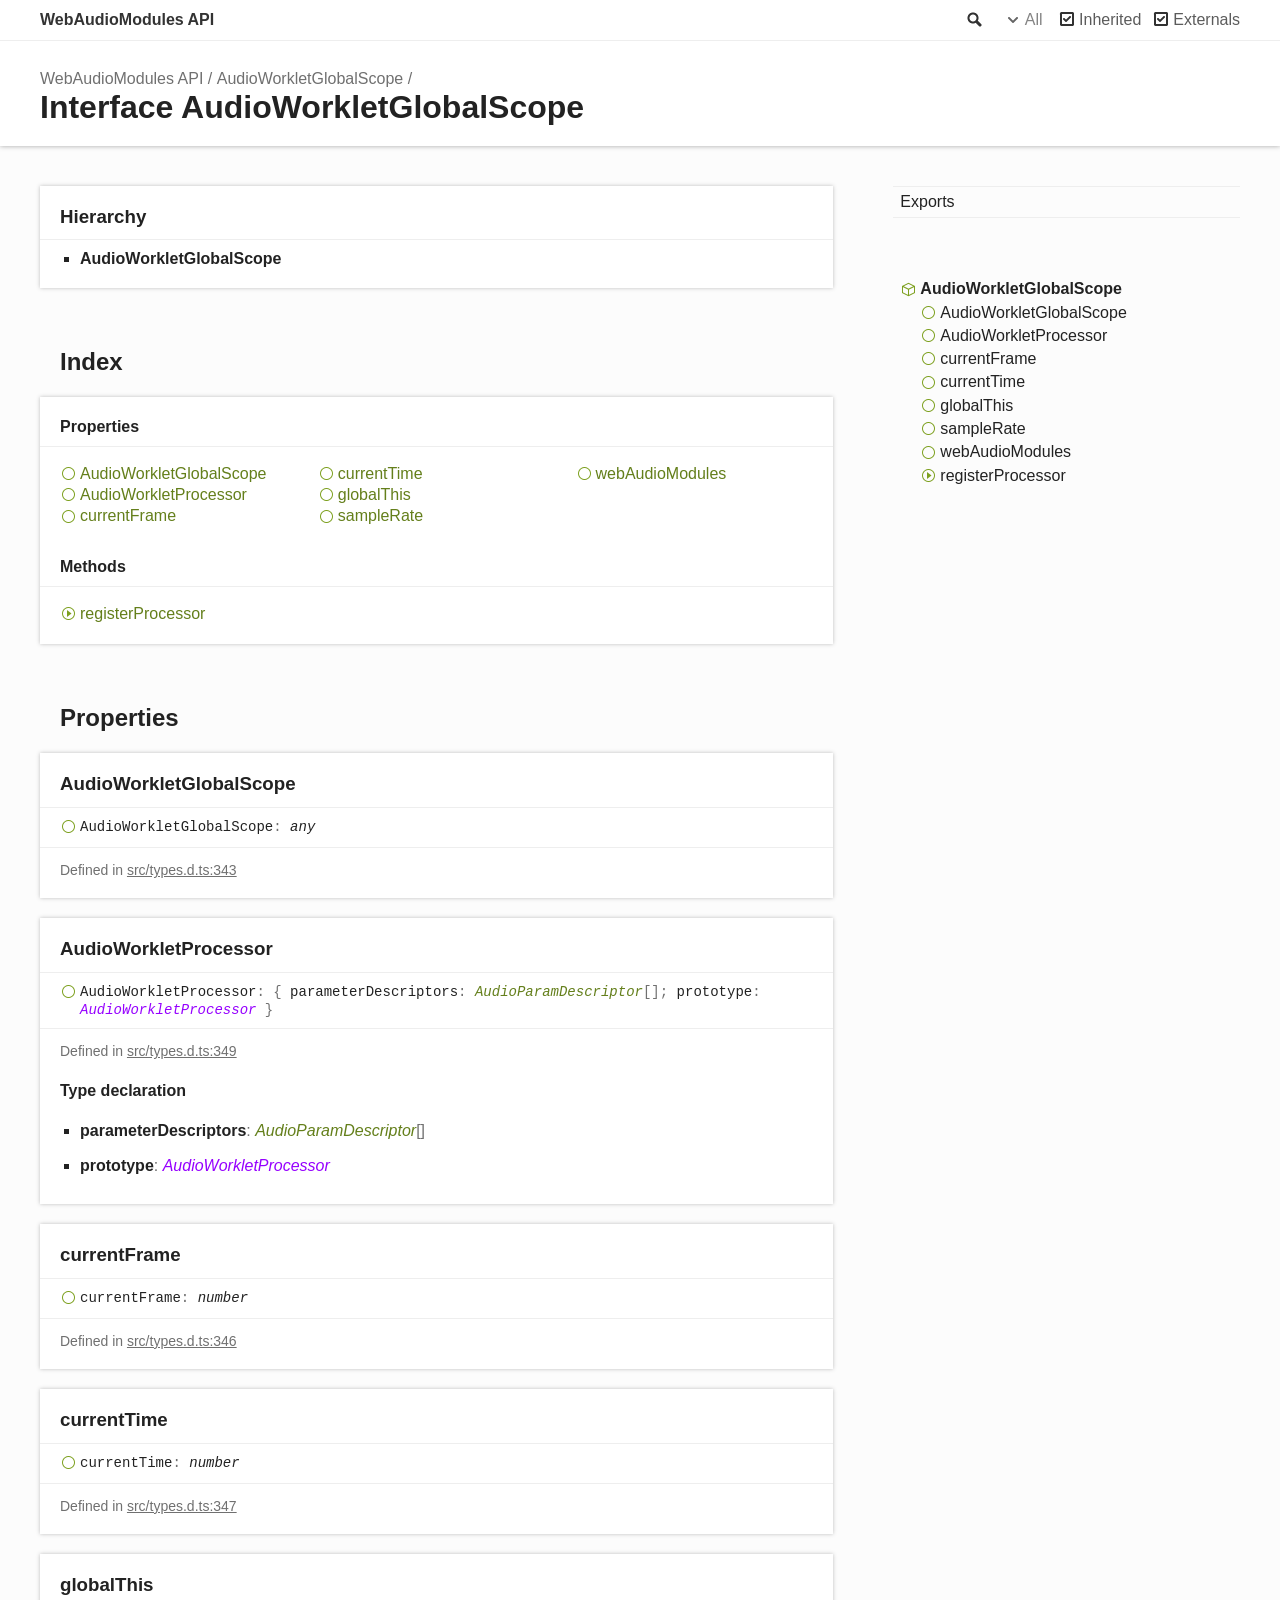
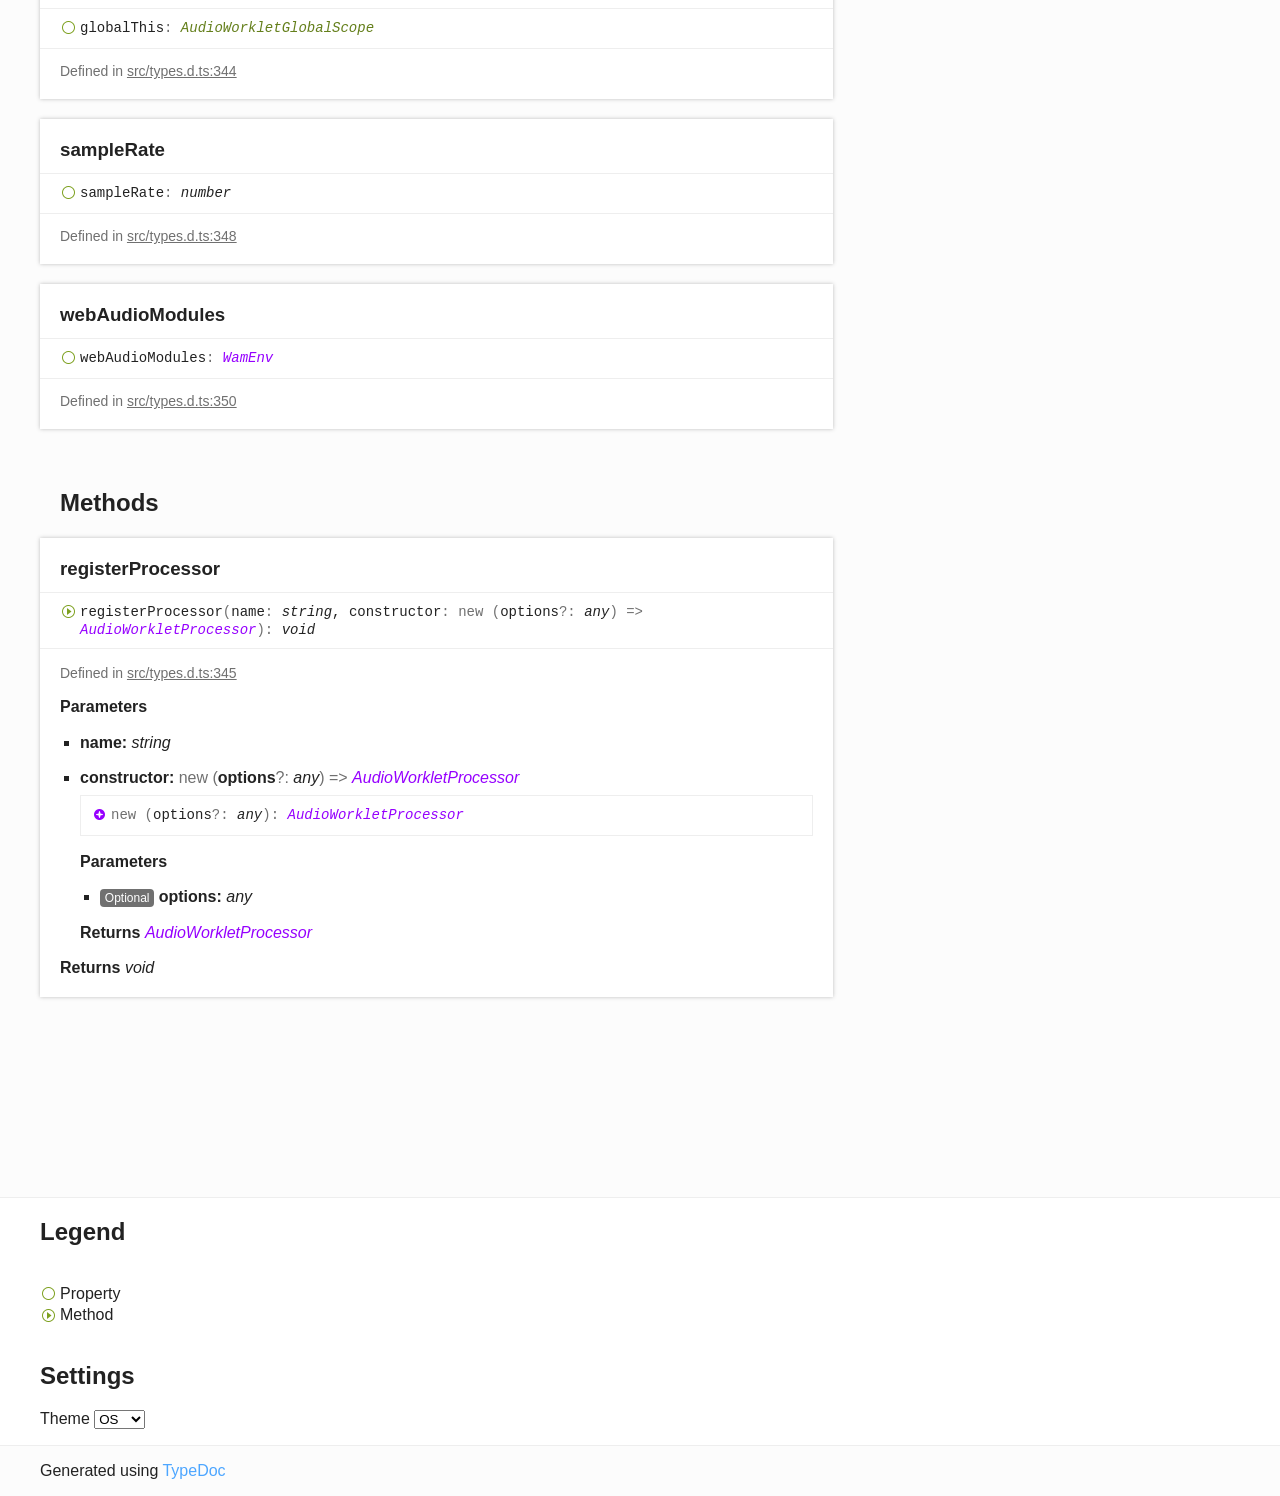
<file: api/docs/typedoc/interfaces/AudioWorkletGlobalScope.html>
<!DOCTYPE html><html class="default"><head><meta charSet="utf-8"/><meta http-equiv="x-ua-compatible" content="IE=edge"/><title>AudioWorkletGlobalScope | WebAudioModules API</title><meta name="description" content="Documentation for WebAudioModules API"/><meta name="viewport" content="width=device-width, initial-scale=1"/><link rel="stylesheet" href="../assets/style.css"/><link rel="stylesheet" href="../assets/highlight.css"/><script async src="../assets/search.js" id="search-script"></script></head><body><script>document.body.classList.add(localStorage.getItem("tsd-theme") || "os")</script><header><div class="tsd-page-toolbar"><div class="container"><div class="table-wrap"><div class="table-cell" id="tsd-search" data-base=".."><div class="field"><label for="tsd-search-field" class="tsd-widget search no-caption">Search</label><input type="text" id="tsd-search-field"/></div><ul class="results"><li class="state loading">Preparing search index...</li><li class="state failure">The search index is not available</li></ul><a href="../index.html" class="title">WebAudioModules API</a></div><div class="table-cell" id="tsd-widgets"><div id="tsd-filter"><a href="#" class="tsd-widget options no-caption" data-toggle="options">Options</a><div class="tsd-filter-group"><div class="tsd-select" id="tsd-filter-visibility"><span class="tsd-select-label">All</span><ul class="tsd-select-list"><li data-value="public">Public</li><li data-value="protected">Public/Protected</li><li data-value="private" class="selected">All</li></ul></div> <input type="checkbox" id="tsd-filter-inherited" checked/><label class="tsd-widget" for="tsd-filter-inherited">Inherited</label><input type="checkbox" id="tsd-filter-externals" checked/><label class="tsd-widget" for="tsd-filter-externals">Externals</label></div></div><a href="#" class="tsd-widget menu no-caption" data-toggle="menu">Menu</a></div></div></div></div><div class="tsd-page-title"><div class="container"><ul class="tsd-breadcrumb"><li><a href="../modules.html">WebAudioModules API</a></li><li><a href="AudioWorkletGlobalScope.html">AudioWorkletGlobalScope</a></li></ul><h1>Interface AudioWorkletGlobalScope </h1></div></div></header><div class="container container-main"><div class="row"><div class="col-8 col-content"><section class="tsd-panel tsd-hierarchy"><h3>Hierarchy</h3><ul class="tsd-hierarchy"><li><span class="target">AudioWorkletGlobalScope</span></li></ul></section><section class="tsd-panel-group tsd-index-group"><h2>Index</h2><section class="tsd-panel tsd-index-panel"><div class="tsd-index-content"><section class="tsd-index-section "><h3>Properties</h3><ul class="tsd-index-list"><li class="tsd-kind-property tsd-parent-kind-interface"><a href="AudioWorkletGlobalScope.html#AudioWorkletGlobalScope-1" class="tsd-kind-icon">Audio<wbr/>Worklet<wbr/>Global<wbr/>Scope</a></li><li class="tsd-kind-property tsd-parent-kind-interface"><a href="AudioWorkletGlobalScope.html#AudioWorkletProcessor" class="tsd-kind-icon">Audio<wbr/>Worklet<wbr/>Processor</a></li><li class="tsd-kind-property tsd-parent-kind-interface"><a href="AudioWorkletGlobalScope.html#currentFrame" class="tsd-kind-icon">current<wbr/>Frame</a></li><li class="tsd-kind-property tsd-parent-kind-interface"><a href="AudioWorkletGlobalScope.html#currentTime" class="tsd-kind-icon">current<wbr/>Time</a></li><li class="tsd-kind-property tsd-parent-kind-interface"><a href="AudioWorkletGlobalScope.html#globalThis" class="tsd-kind-icon">global<wbr/>This</a></li><li class="tsd-kind-property tsd-parent-kind-interface"><a href="AudioWorkletGlobalScope.html#sampleRate" class="tsd-kind-icon">sample<wbr/>Rate</a></li><li class="tsd-kind-property tsd-parent-kind-interface"><a href="AudioWorkletGlobalScope.html#webAudioModules" class="tsd-kind-icon">web<wbr/>Audio<wbr/>Modules</a></li></ul></section><section class="tsd-index-section "><h3>Methods</h3><ul class="tsd-index-list"><li class="tsd-kind-method tsd-parent-kind-interface"><a href="AudioWorkletGlobalScope.html#registerProcessor" class="tsd-kind-icon">register<wbr/>Processor</a></li></ul></section></div></section></section><section class="tsd-panel-group tsd-member-group "><h2>Properties</h2><section class="tsd-panel tsd-member tsd-kind-property tsd-parent-kind-interface"><a id="AudioWorkletGlobalScope-1" class="tsd-anchor"></a><h3 class="tsd-anchor-link">Audio<wbr/>Worklet<wbr/>Global<wbr/>Scope<a href="#AudioWorkletGlobalScope-1" aria-label="Permalink" class="tsd-anchor-icon"><svg xmlns="http://www.w3.org/2000/svg" class="icon icon-tabler icon-tabler-link" viewBox="0 0 24 24" stroke-width="2" stroke="currentColor" fill="none" stroke-linecap="round" stroke-linejoin="round"><path stroke="none" d="M0 0h24v24H0z" fill="none"></path><path d="M10 14a3.5 3.5 0 0 0 5 0l4 -4a3.5 3.5 0 0 0 -5 -5l-.5 .5"></path><path d="M14 10a3.5 3.5 0 0 0 -5 0l-4 4a3.5 3.5 0 0 0 5 5l.5 -.5"></path></svg></a></h3><div class="tsd-signature tsd-kind-icon">Audio<wbr/>Worklet<wbr/>Global<wbr/>Scope<span class="tsd-signature-symbol">:</span> <span class="tsd-signature-type">any</span></div><aside class="tsd-sources"><ul><li>Defined in <a href="https://github.com/webaudiomodules/api/blob/ab388b0/src/types.d.ts#L343">src/types.d.ts:343</a></li></ul></aside></section><section class="tsd-panel tsd-member tsd-kind-property tsd-parent-kind-interface"><a id="AudioWorkletProcessor" class="tsd-anchor"></a><h3 class="tsd-anchor-link">Audio<wbr/>Worklet<wbr/>Processor<a href="#AudioWorkletProcessor" aria-label="Permalink" class="tsd-anchor-icon"><svg xmlns="http://www.w3.org/2000/svg" class="icon icon-tabler icon-tabler-link" viewBox="0 0 24 24" stroke-width="2" stroke="currentColor" fill="none" stroke-linecap="round" stroke-linejoin="round"><path stroke="none" d="M0 0h24v24H0z" fill="none"></path><path d="M10 14a3.5 3.5 0 0 0 5 0l4 -4a3.5 3.5 0 0 0 -5 -5l-.5 .5"></path><path d="M14 10a3.5 3.5 0 0 0 -5 0l-4 4a3.5 3.5 0 0 0 5 5l.5 -.5"></path></svg></a></h3><div class="tsd-signature tsd-kind-icon">Audio<wbr/>Worklet<wbr/>Processor<span class="tsd-signature-symbol">:</span> <span class="tsd-signature-symbol">{ </span>parameterDescriptors<span class="tsd-signature-symbol">: </span><a href="AudioParamDescriptor.html" class="tsd-signature-type" data-tsd-kind="Interface">AudioParamDescriptor</a><span class="tsd-signature-symbol">[]</span><span class="tsd-signature-symbol">; </span>prototype<span class="tsd-signature-symbol">: </span><a href="../modules.html#AudioWorkletProcessor" class="tsd-signature-type" data-tsd-kind="Variable">AudioWorkletProcessor</a><span class="tsd-signature-symbol"> }</span></div><aside class="tsd-sources"><ul><li>Defined in <a href="https://github.com/webaudiomodules/api/blob/ab388b0/src/types.d.ts#L349">src/types.d.ts:349</a></li></ul></aside><div class="tsd-type-declaration"><h4>Type declaration</h4><ul class="tsd-parameters"><li class="tsd-parameter"><h5>parameter<wbr/>Descriptors<span class="tsd-signature-symbol">: </span><a href="AudioParamDescriptor.html" class="tsd-signature-type" data-tsd-kind="Interface">AudioParamDescriptor</a><span class="tsd-signature-symbol">[]</span></h5></li><li class="tsd-parameter"><h5>prototype<span class="tsd-signature-symbol">: </span><a href="../modules.html#AudioWorkletProcessor" class="tsd-signature-type" data-tsd-kind="Variable">AudioWorkletProcessor</a></h5></li></ul></div></section><section class="tsd-panel tsd-member tsd-kind-property tsd-parent-kind-interface"><a id="currentFrame" class="tsd-anchor"></a><h3 class="tsd-anchor-link">current<wbr/>Frame<a href="#currentFrame" aria-label="Permalink" class="tsd-anchor-icon"><svg xmlns="http://www.w3.org/2000/svg" class="icon icon-tabler icon-tabler-link" viewBox="0 0 24 24" stroke-width="2" stroke="currentColor" fill="none" stroke-linecap="round" stroke-linejoin="round"><path stroke="none" d="M0 0h24v24H0z" fill="none"></path><path d="M10 14a3.5 3.5 0 0 0 5 0l4 -4a3.5 3.5 0 0 0 -5 -5l-.5 .5"></path><path d="M14 10a3.5 3.5 0 0 0 -5 0l-4 4a3.5 3.5 0 0 0 5 5l.5 -.5"></path></svg></a></h3><div class="tsd-signature tsd-kind-icon">current<wbr/>Frame<span class="tsd-signature-symbol">:</span> <span class="tsd-signature-type">number</span></div><aside class="tsd-sources"><ul><li>Defined in <a href="https://github.com/webaudiomodules/api/blob/ab388b0/src/types.d.ts#L346">src/types.d.ts:346</a></li></ul></aside></section><section class="tsd-panel tsd-member tsd-kind-property tsd-parent-kind-interface"><a id="currentTime" class="tsd-anchor"></a><h3 class="tsd-anchor-link">current<wbr/>Time<a href="#currentTime" aria-label="Permalink" class="tsd-anchor-icon"><svg xmlns="http://www.w3.org/2000/svg" class="icon icon-tabler icon-tabler-link" viewBox="0 0 24 24" stroke-width="2" stroke="currentColor" fill="none" stroke-linecap="round" stroke-linejoin="round"><path stroke="none" d="M0 0h24v24H0z" fill="none"></path><path d="M10 14a3.5 3.5 0 0 0 5 0l4 -4a3.5 3.5 0 0 0 -5 -5l-.5 .5"></path><path d="M14 10a3.5 3.5 0 0 0 -5 0l-4 4a3.5 3.5 0 0 0 5 5l.5 -.5"></path></svg></a></h3><div class="tsd-signature tsd-kind-icon">current<wbr/>Time<span class="tsd-signature-symbol">:</span> <span class="tsd-signature-type">number</span></div><aside class="tsd-sources"><ul><li>Defined in <a href="https://github.com/webaudiomodules/api/blob/ab388b0/src/types.d.ts#L347">src/types.d.ts:347</a></li></ul></aside></section><section class="tsd-panel tsd-member tsd-kind-property tsd-parent-kind-interface"><a id="globalThis" class="tsd-anchor"></a><h3 class="tsd-anchor-link">global<wbr/>This<a href="#globalThis" aria-label="Permalink" class="tsd-anchor-icon"><svg xmlns="http://www.w3.org/2000/svg" class="icon icon-tabler icon-tabler-link" viewBox="0 0 24 24" stroke-width="2" stroke="currentColor" fill="none" stroke-linecap="round" stroke-linejoin="round"><path stroke="none" d="M0 0h24v24H0z" fill="none"></path><path d="M10 14a3.5 3.5 0 0 0 5 0l4 -4a3.5 3.5 0 0 0 -5 -5l-.5 .5"></path><path d="M14 10a3.5 3.5 0 0 0 -5 0l-4 4a3.5 3.5 0 0 0 5 5l.5 -.5"></path></svg></a></h3><div class="tsd-signature tsd-kind-icon">global<wbr/>This<span class="tsd-signature-symbol">:</span> <a href="AudioWorkletGlobalScope.html" class="tsd-signature-type" data-tsd-kind="Interface">AudioWorkletGlobalScope</a></div><aside class="tsd-sources"><ul><li>Defined in <a href="https://github.com/webaudiomodules/api/blob/ab388b0/src/types.d.ts#L344">src/types.d.ts:344</a></li></ul></aside></section><section class="tsd-panel tsd-member tsd-kind-property tsd-parent-kind-interface"><a id="sampleRate" class="tsd-anchor"></a><h3 class="tsd-anchor-link">sample<wbr/>Rate<a href="#sampleRate" aria-label="Permalink" class="tsd-anchor-icon"><svg xmlns="http://www.w3.org/2000/svg" class="icon icon-tabler icon-tabler-link" viewBox="0 0 24 24" stroke-width="2" stroke="currentColor" fill="none" stroke-linecap="round" stroke-linejoin="round"><path stroke="none" d="M0 0h24v24H0z" fill="none"></path><path d="M10 14a3.5 3.5 0 0 0 5 0l4 -4a3.5 3.5 0 0 0 -5 -5l-.5 .5"></path><path d="M14 10a3.5 3.5 0 0 0 -5 0l-4 4a3.5 3.5 0 0 0 5 5l.5 -.5"></path></svg></a></h3><div class="tsd-signature tsd-kind-icon">sample<wbr/>Rate<span class="tsd-signature-symbol">:</span> <span class="tsd-signature-type">number</span></div><aside class="tsd-sources"><ul><li>Defined in <a href="https://github.com/webaudiomodules/api/blob/ab388b0/src/types.d.ts#L348">src/types.d.ts:348</a></li></ul></aside></section><section class="tsd-panel tsd-member tsd-kind-property tsd-parent-kind-interface"><a id="webAudioModules" class="tsd-anchor"></a><h3 class="tsd-anchor-link">web<wbr/>Audio<wbr/>Modules<a href="#webAudioModules" aria-label="Permalink" class="tsd-anchor-icon"><svg xmlns="http://www.w3.org/2000/svg" class="icon icon-tabler icon-tabler-link" viewBox="0 0 24 24" stroke-width="2" stroke="currentColor" fill="none" stroke-linecap="round" stroke-linejoin="round"><path stroke="none" d="M0 0h24v24H0z" fill="none"></path><path d="M10 14a3.5 3.5 0 0 0 5 0l4 -4a3.5 3.5 0 0 0 -5 -5l-.5 .5"></path><path d="M14 10a3.5 3.5 0 0 0 -5 0l-4 4a3.5 3.5 0 0 0 5 5l.5 -.5"></path></svg></a></h3><div class="tsd-signature tsd-kind-icon">web<wbr/>Audio<wbr/>Modules<span class="tsd-signature-symbol">:</span> <a href="../modules.html#WamEnv" class="tsd-signature-type" data-tsd-kind="Variable">WamEnv</a></div><aside class="tsd-sources"><ul><li>Defined in <a href="https://github.com/webaudiomodules/api/blob/ab388b0/src/types.d.ts#L350">src/types.d.ts:350</a></li></ul></aside></section></section><section class="tsd-panel-group tsd-member-group "><h2>Methods</h2><section class="tsd-panel tsd-member tsd-kind-method tsd-parent-kind-interface"><a id="registerProcessor" class="tsd-anchor"></a><h3 class="tsd-anchor-link">register<wbr/>Processor<a href="#registerProcessor" aria-label="Permalink" class="tsd-anchor-icon"><svg xmlns="http://www.w3.org/2000/svg" class="icon icon-tabler icon-tabler-link" viewBox="0 0 24 24" stroke-width="2" stroke="currentColor" fill="none" stroke-linecap="round" stroke-linejoin="round"><path stroke="none" d="M0 0h24v24H0z" fill="none"></path><path d="M10 14a3.5 3.5 0 0 0 5 0l4 -4a3.5 3.5 0 0 0 -5 -5l-.5 .5"></path><path d="M14 10a3.5 3.5 0 0 0 -5 0l-4 4a3.5 3.5 0 0 0 5 5l.5 -.5"></path></svg></a></h3><ul class="tsd-signatures tsd-kind-method tsd-parent-kind-interface"><li class="tsd-signature tsd-kind-icon">register<wbr/>Processor<span class="tsd-signature-symbol">(</span>name<span class="tsd-signature-symbol">: </span><span class="tsd-signature-type">string</span>, constructor<span class="tsd-signature-symbol">: </span><span class="tsd-signature-symbol">new </span><span class="tsd-signature-symbol">(</span>options<span class="tsd-signature-symbol">?: </span><span class="tsd-signature-type">any</span><span class="tsd-signature-symbol">)</span><span class="tsd-signature-symbol"> =&gt; </span><a href="../modules.html#AudioWorkletProcessor" class="tsd-signature-type" data-tsd-kind="Variable">AudioWorkletProcessor</a><span class="tsd-signature-symbol">)</span><span class="tsd-signature-symbol">: </span><span class="tsd-signature-type">void</span></li></ul><ul class="tsd-descriptions"><li class="tsd-description"><aside class="tsd-sources"><ul><li>Defined in <a href="https://github.com/webaudiomodules/api/blob/ab388b0/src/types.d.ts#L345">src/types.d.ts:345</a></li></ul></aside><h4 class="tsd-parameters-title">Parameters</h4><ul class="tsd-parameters"><li><h5>name: <span class="tsd-signature-type">string</span></h5></li><li><h5>constructor: <span class="tsd-signature-symbol">new </span><span class="tsd-signature-symbol">(</span>options<span class="tsd-signature-symbol">?: </span><span class="tsd-signature-type">any</span><span class="tsd-signature-symbol">)</span><span class="tsd-signature-symbol"> =&gt; </span><a href="../modules.html#AudioWorkletProcessor" class="tsd-signature-type" data-tsd-kind="Variable">AudioWorkletProcessor</a></h5><ul class="tsd-parameters"><li class="tsd-parameter-signature"><ul class="tsd-signatures tsd-kind-constructor"><li class="tsd-signature tsd-kind-icon"><span class="tsd-signature-symbol">new </span><span class="tsd-signature-symbol">(</span>options<span class="tsd-signature-symbol">?: </span><span class="tsd-signature-type">any</span><span class="tsd-signature-symbol">)</span><span class="tsd-signature-symbol">: </span><a href="../modules.html#AudioWorkletProcessor" class="tsd-signature-type" data-tsd-kind="Variable">AudioWorkletProcessor</a></li></ul><ul class="tsd-descriptions"><li class="tsd-description"><h4 class="tsd-parameters-title">Parameters</h4><ul class="tsd-parameters"><li><h5><span class="tsd-flag ts-flagOptional">Optional</span> options: <span class="tsd-signature-type">any</span></h5></li></ul><h4 class="tsd-returns-title">Returns <a href="../modules.html#AudioWorkletProcessor" class="tsd-signature-type" data-tsd-kind="Variable">AudioWorkletProcessor</a></h4></li></ul></li></ul></li></ul><h4 class="tsd-returns-title">Returns <span class="tsd-signature-type">void</span></h4></li></ul></section></section></div><div class="col-4 col-menu menu-sticky-wrap menu-highlight"><nav class="tsd-navigation primary"><ul><li class=""><a href="../modules.html">Exports</a></li></ul></nav><nav class="tsd-navigation secondary menu-sticky"><ul><li class="current tsd-kind-interface"><a href="AudioWorkletGlobalScope.html" class="tsd-kind-icon">Audio<wbr/>Worklet<wbr/>Global<wbr/>Scope</a><ul><li class="tsd-kind-property tsd-parent-kind-interface"><a href="AudioWorkletGlobalScope.html#AudioWorkletGlobalScope-1" class="tsd-kind-icon">Audio<wbr/>Worklet<wbr/>Global<wbr/>Scope</a></li><li class="tsd-kind-property tsd-parent-kind-interface"><a href="AudioWorkletGlobalScope.html#AudioWorkletProcessor" class="tsd-kind-icon">Audio<wbr/>Worklet<wbr/>Processor</a></li><li class="tsd-kind-property tsd-parent-kind-interface"><a href="AudioWorkletGlobalScope.html#currentFrame" class="tsd-kind-icon">current<wbr/>Frame</a></li><li class="tsd-kind-property tsd-parent-kind-interface"><a href="AudioWorkletGlobalScope.html#currentTime" class="tsd-kind-icon">current<wbr/>Time</a></li><li class="tsd-kind-property tsd-parent-kind-interface"><a href="AudioWorkletGlobalScope.html#globalThis" class="tsd-kind-icon">global<wbr/>This</a></li><li class="tsd-kind-property tsd-parent-kind-interface"><a href="AudioWorkletGlobalScope.html#sampleRate" class="tsd-kind-icon">sample<wbr/>Rate</a></li><li class="tsd-kind-property tsd-parent-kind-interface"><a href="AudioWorkletGlobalScope.html#webAudioModules" class="tsd-kind-icon">web<wbr/>Audio<wbr/>Modules</a></li><li class="tsd-kind-method tsd-parent-kind-interface"><a href="AudioWorkletGlobalScope.html#registerProcessor" class="tsd-kind-icon">register<wbr/>Processor</a></li></ul></li></ul></nav></div></div></div><footer class="with-border-bottom"><div class="container"><h2>Legend</h2><div class="tsd-legend-group"><ul class="tsd-legend"><li class="tsd-kind-property tsd-parent-kind-interface"><span class="tsd-kind-icon">Property</span></li><li class="tsd-kind-method tsd-parent-kind-interface"><span class="tsd-kind-icon">Method</span></li></ul></div><h2>Settings</h2><p>Theme <select id="theme"><option value="os">OS</option><option value="light">Light</option><option value="dark">Dark</option></select></p></div></footer><div class="container tsd-generator"><p>Generated using <a href="https://typedoc.org/" target="_blank">TypeDoc</a></p></div><div class="overlay"></div><script src="../assets/main.js"></script></body></html>
</file>
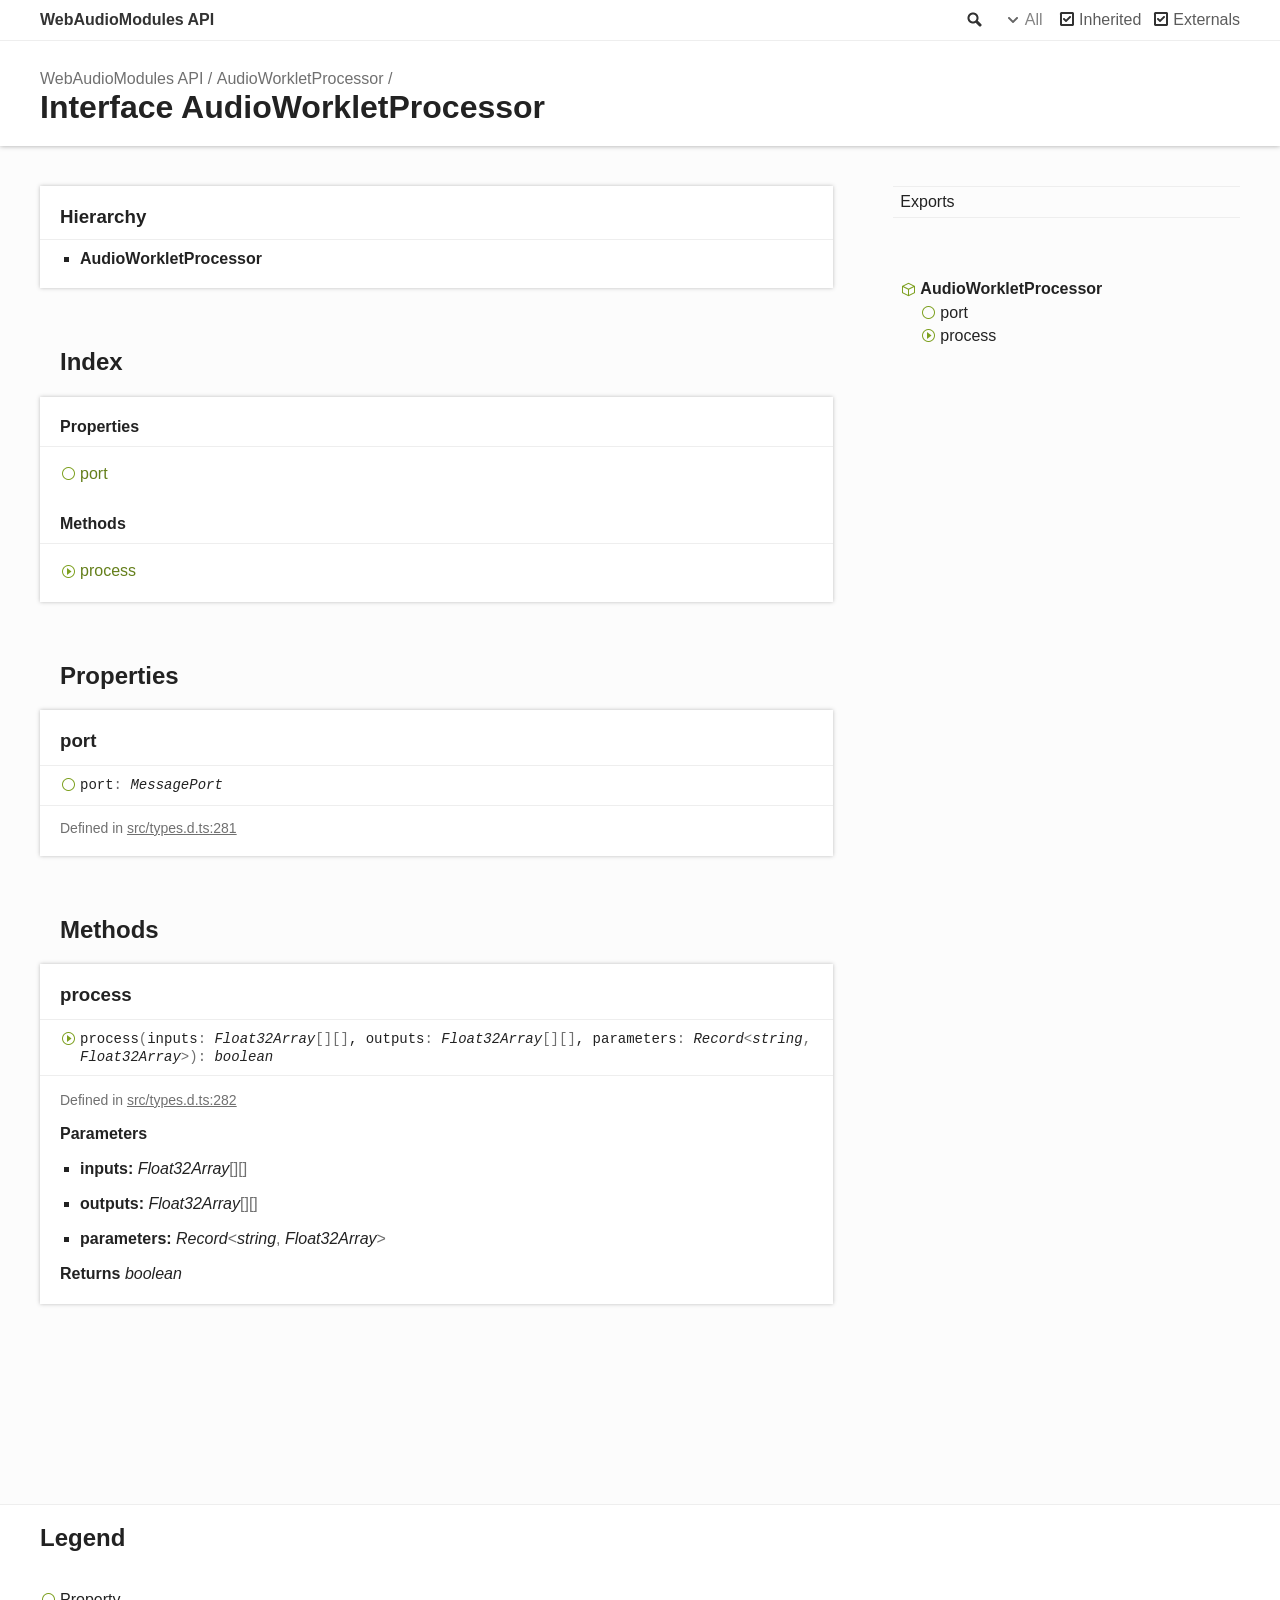
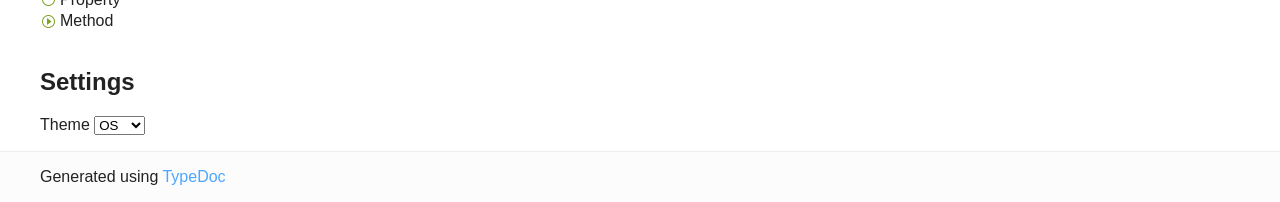
<file: api/docs/typedoc/interfaces/AudioWorkletProcessor.html>
<!DOCTYPE html><html class="default"><head><meta charSet="utf-8"/><meta http-equiv="x-ua-compatible" content="IE=edge"/><title>AudioWorkletProcessor | WebAudioModules API</title><meta name="description" content="Documentation for WebAudioModules API"/><meta name="viewport" content="width=device-width, initial-scale=1"/><link rel="stylesheet" href="../assets/style.css"/><link rel="stylesheet" href="../assets/highlight.css"/><script async src="../assets/search.js" id="search-script"></script></head><body><script>document.body.classList.add(localStorage.getItem("tsd-theme") || "os")</script><header><div class="tsd-page-toolbar"><div class="container"><div class="table-wrap"><div class="table-cell" id="tsd-search" data-base=".."><div class="field"><label for="tsd-search-field" class="tsd-widget search no-caption">Search</label><input type="text" id="tsd-search-field"/></div><ul class="results"><li class="state loading">Preparing search index...</li><li class="state failure">The search index is not available</li></ul><a href="../index.html" class="title">WebAudioModules API</a></div><div class="table-cell" id="tsd-widgets"><div id="tsd-filter"><a href="#" class="tsd-widget options no-caption" data-toggle="options">Options</a><div class="tsd-filter-group"><div class="tsd-select" id="tsd-filter-visibility"><span class="tsd-select-label">All</span><ul class="tsd-select-list"><li data-value="public">Public</li><li data-value="protected">Public/Protected</li><li data-value="private" class="selected">All</li></ul></div> <input type="checkbox" id="tsd-filter-inherited" checked/><label class="tsd-widget" for="tsd-filter-inherited">Inherited</label><input type="checkbox" id="tsd-filter-externals" checked/><label class="tsd-widget" for="tsd-filter-externals">Externals</label></div></div><a href="#" class="tsd-widget menu no-caption" data-toggle="menu">Menu</a></div></div></div></div><div class="tsd-page-title"><div class="container"><ul class="tsd-breadcrumb"><li><a href="../modules.html">WebAudioModules API</a></li><li><a href="AudioWorkletProcessor.html">AudioWorkletProcessor</a></li></ul><h1>Interface AudioWorkletProcessor </h1></div></div></header><div class="container container-main"><div class="row"><div class="col-8 col-content"><section class="tsd-panel tsd-hierarchy"><h3>Hierarchy</h3><ul class="tsd-hierarchy"><li><span class="target">AudioWorkletProcessor</span></li></ul></section><section class="tsd-panel-group tsd-index-group"><h2>Index</h2><section class="tsd-panel tsd-index-panel"><div class="tsd-index-content"><section class="tsd-index-section "><h3>Properties</h3><ul class="tsd-index-list"><li class="tsd-kind-property tsd-parent-kind-interface"><a href="AudioWorkletProcessor.html#port" class="tsd-kind-icon">port</a></li></ul></section><section class="tsd-index-section "><h3>Methods</h3><ul class="tsd-index-list"><li class="tsd-kind-method tsd-parent-kind-interface"><a href="AudioWorkletProcessor.html#process" class="tsd-kind-icon">process</a></li></ul></section></div></section></section><section class="tsd-panel-group tsd-member-group "><h2>Properties</h2><section class="tsd-panel tsd-member tsd-kind-property tsd-parent-kind-interface"><a id="port" class="tsd-anchor"></a><h3 class="tsd-anchor-link">port<a href="#port" aria-label="Permalink" class="tsd-anchor-icon"><svg xmlns="http://www.w3.org/2000/svg" class="icon icon-tabler icon-tabler-link" viewBox="0 0 24 24" stroke-width="2" stroke="currentColor" fill="none" stroke-linecap="round" stroke-linejoin="round"><path stroke="none" d="M0 0h24v24H0z" fill="none"></path><path d="M10 14a3.5 3.5 0 0 0 5 0l4 -4a3.5 3.5 0 0 0 -5 -5l-.5 .5"></path><path d="M14 10a3.5 3.5 0 0 0 -5 0l-4 4a3.5 3.5 0 0 0 5 5l.5 -.5"></path></svg></a></h3><div class="tsd-signature tsd-kind-icon">port<span class="tsd-signature-symbol">:</span> <span class="tsd-signature-type">MessagePort</span></div><aside class="tsd-sources"><ul><li>Defined in <a href="https://github.com/webaudiomodules/api/blob/ab388b0/src/types.d.ts#L281">src/types.d.ts:281</a></li></ul></aside></section></section><section class="tsd-panel-group tsd-member-group "><h2>Methods</h2><section class="tsd-panel tsd-member tsd-kind-method tsd-parent-kind-interface"><a id="process" class="tsd-anchor"></a><h3 class="tsd-anchor-link">process<a href="#process" aria-label="Permalink" class="tsd-anchor-icon"><svg xmlns="http://www.w3.org/2000/svg" class="icon icon-tabler icon-tabler-link" viewBox="0 0 24 24" stroke-width="2" stroke="currentColor" fill="none" stroke-linecap="round" stroke-linejoin="round"><path stroke="none" d="M0 0h24v24H0z" fill="none"></path><path d="M10 14a3.5 3.5 0 0 0 5 0l4 -4a3.5 3.5 0 0 0 -5 -5l-.5 .5"></path><path d="M14 10a3.5 3.5 0 0 0 -5 0l-4 4a3.5 3.5 0 0 0 5 5l.5 -.5"></path></svg></a></h3><ul class="tsd-signatures tsd-kind-method tsd-parent-kind-interface"><li class="tsd-signature tsd-kind-icon">process<span class="tsd-signature-symbol">(</span>inputs<span class="tsd-signature-symbol">: </span><span class="tsd-signature-type">Float32Array</span><span class="tsd-signature-symbol">[]</span><span class="tsd-signature-symbol">[]</span>, outputs<span class="tsd-signature-symbol">: </span><span class="tsd-signature-type">Float32Array</span><span class="tsd-signature-symbol">[]</span><span class="tsd-signature-symbol">[]</span>, parameters<span class="tsd-signature-symbol">: </span><span class="tsd-signature-type">Record</span><span class="tsd-signature-symbol">&lt;</span><span class="tsd-signature-type">string</span><span class="tsd-signature-symbol">, </span><span class="tsd-signature-type">Float32Array</span><span class="tsd-signature-symbol">&gt;</span><span class="tsd-signature-symbol">)</span><span class="tsd-signature-symbol">: </span><span class="tsd-signature-type">boolean</span></li></ul><ul class="tsd-descriptions"><li class="tsd-description"><aside class="tsd-sources"><ul><li>Defined in <a href="https://github.com/webaudiomodules/api/blob/ab388b0/src/types.d.ts#L282">src/types.d.ts:282</a></li></ul></aside><h4 class="tsd-parameters-title">Parameters</h4><ul class="tsd-parameters"><li><h5>inputs: <span class="tsd-signature-type">Float32Array</span><span class="tsd-signature-symbol">[]</span><span class="tsd-signature-symbol">[]</span></h5></li><li><h5>outputs: <span class="tsd-signature-type">Float32Array</span><span class="tsd-signature-symbol">[]</span><span class="tsd-signature-symbol">[]</span></h5></li><li><h5>parameters: <span class="tsd-signature-type">Record</span><span class="tsd-signature-symbol">&lt;</span><span class="tsd-signature-type">string</span><span class="tsd-signature-symbol">, </span><span class="tsd-signature-type">Float32Array</span><span class="tsd-signature-symbol">&gt;</span></h5></li></ul><h4 class="tsd-returns-title">Returns <span class="tsd-signature-type">boolean</span></h4></li></ul></section></section></div><div class="col-4 col-menu menu-sticky-wrap menu-highlight"><nav class="tsd-navigation primary"><ul><li class=""><a href="../modules.html">Exports</a></li></ul></nav><nav class="tsd-navigation secondary menu-sticky"><ul><li class="current tsd-kind-interface"><a href="AudioWorkletProcessor.html" class="tsd-kind-icon">Audio<wbr/>Worklet<wbr/>Processor</a><ul><li class="tsd-kind-property tsd-parent-kind-interface"><a href="AudioWorkletProcessor.html#port" class="tsd-kind-icon">port</a></li><li class="tsd-kind-method tsd-parent-kind-interface"><a href="AudioWorkletProcessor.html#process" class="tsd-kind-icon">process</a></li></ul></li></ul></nav></div></div></div><footer class="with-border-bottom"><div class="container"><h2>Legend</h2><div class="tsd-legend-group"><ul class="tsd-legend"><li class="tsd-kind-property tsd-parent-kind-interface"><span class="tsd-kind-icon">Property</span></li><li class="tsd-kind-method tsd-parent-kind-interface"><span class="tsd-kind-icon">Method</span></li></ul></div><h2>Settings</h2><p>Theme <select id="theme"><option value="os">OS</option><option value="light">Light</option><option value="dark">Dark</option></select></p></div></footer><div class="container tsd-generator"><p>Generated using <a href="https://typedoc.org/" target="_blank">TypeDoc</a></p></div><div class="overlay"></div><script src="../assets/main.js"></script></body></html>
</file>
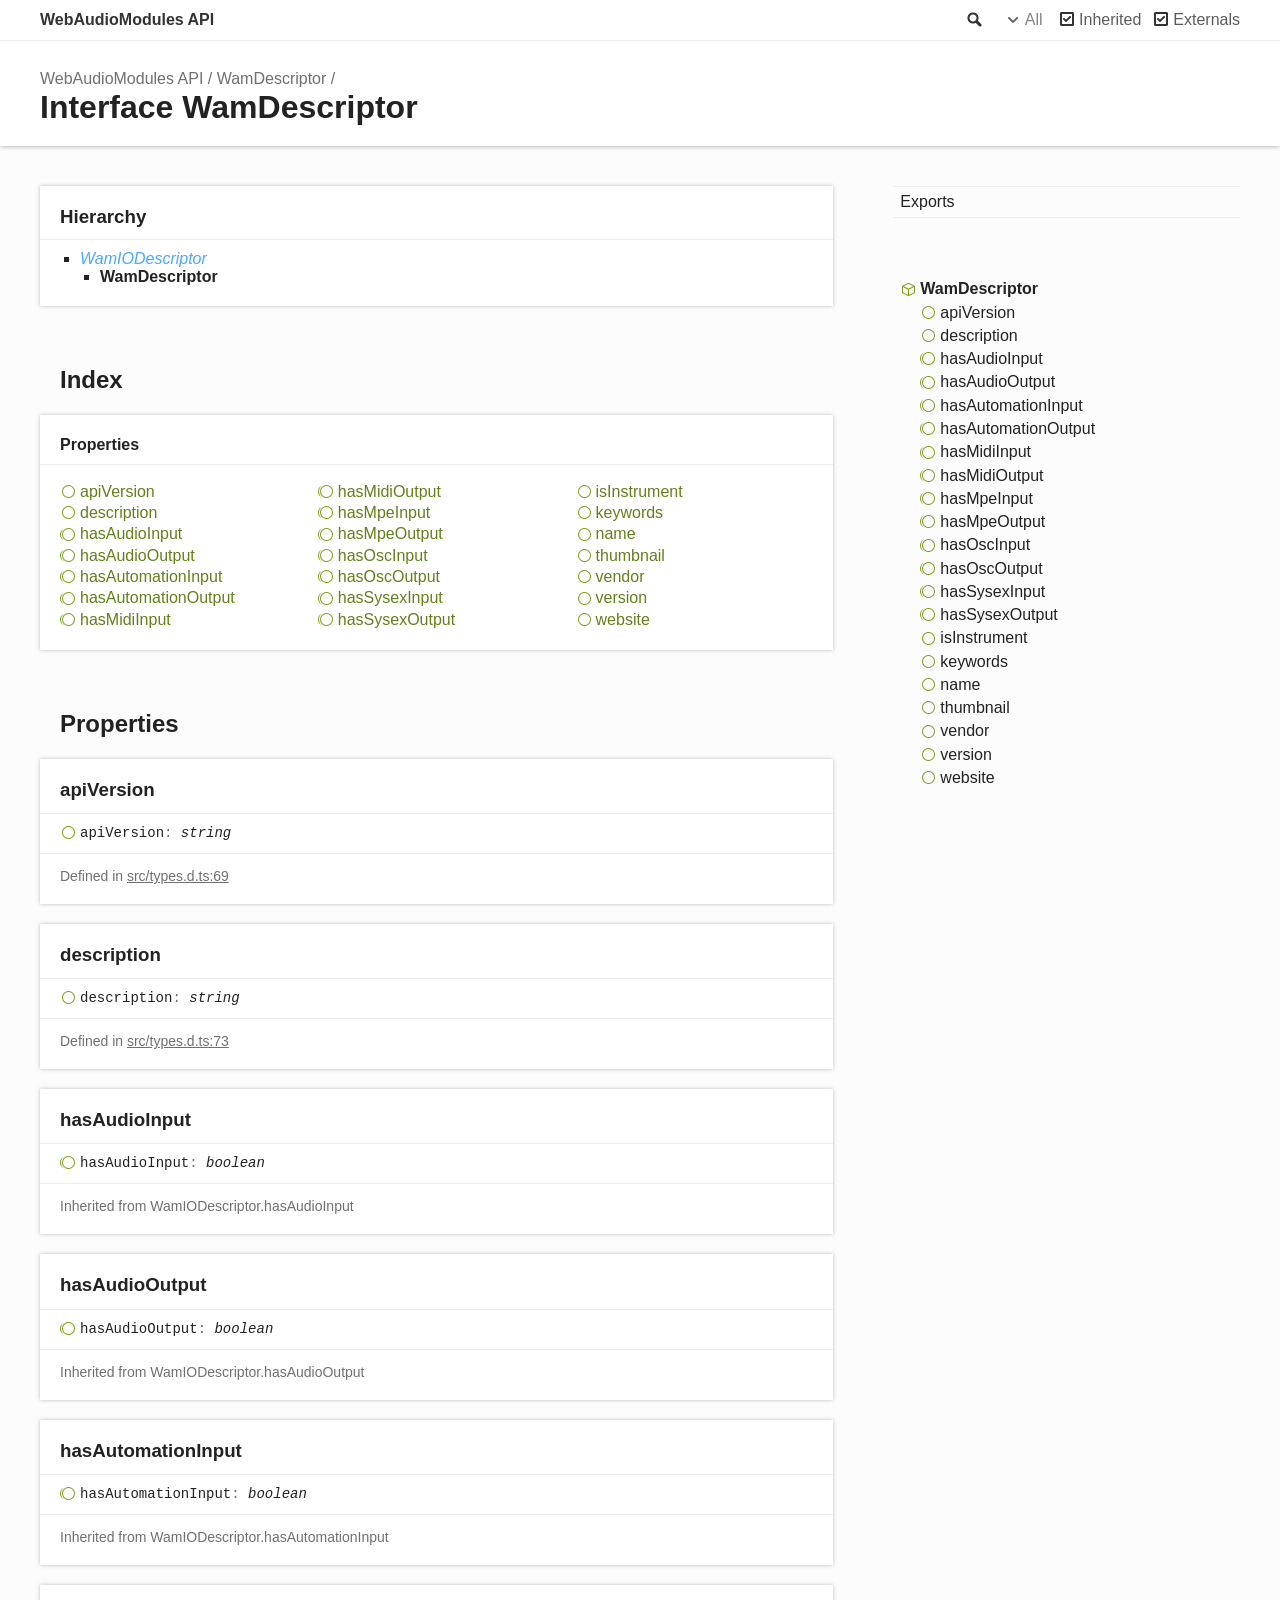
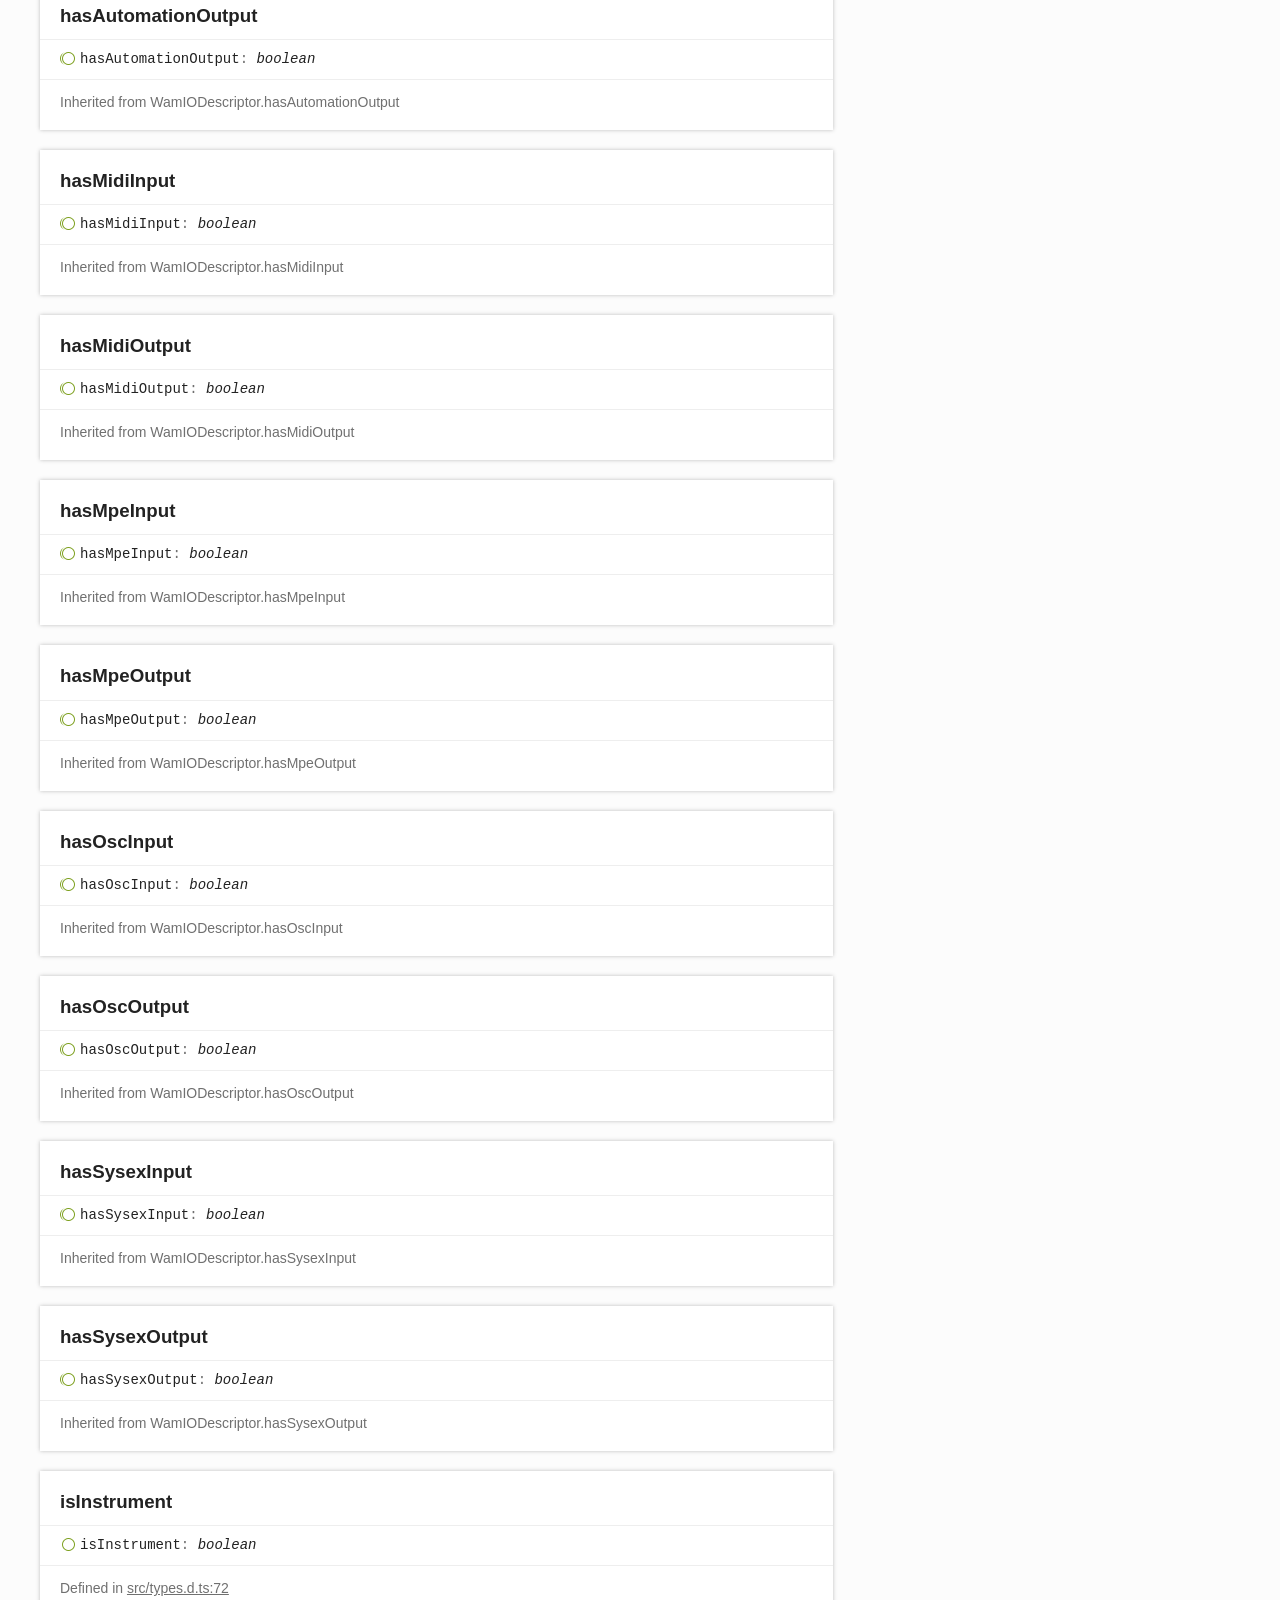
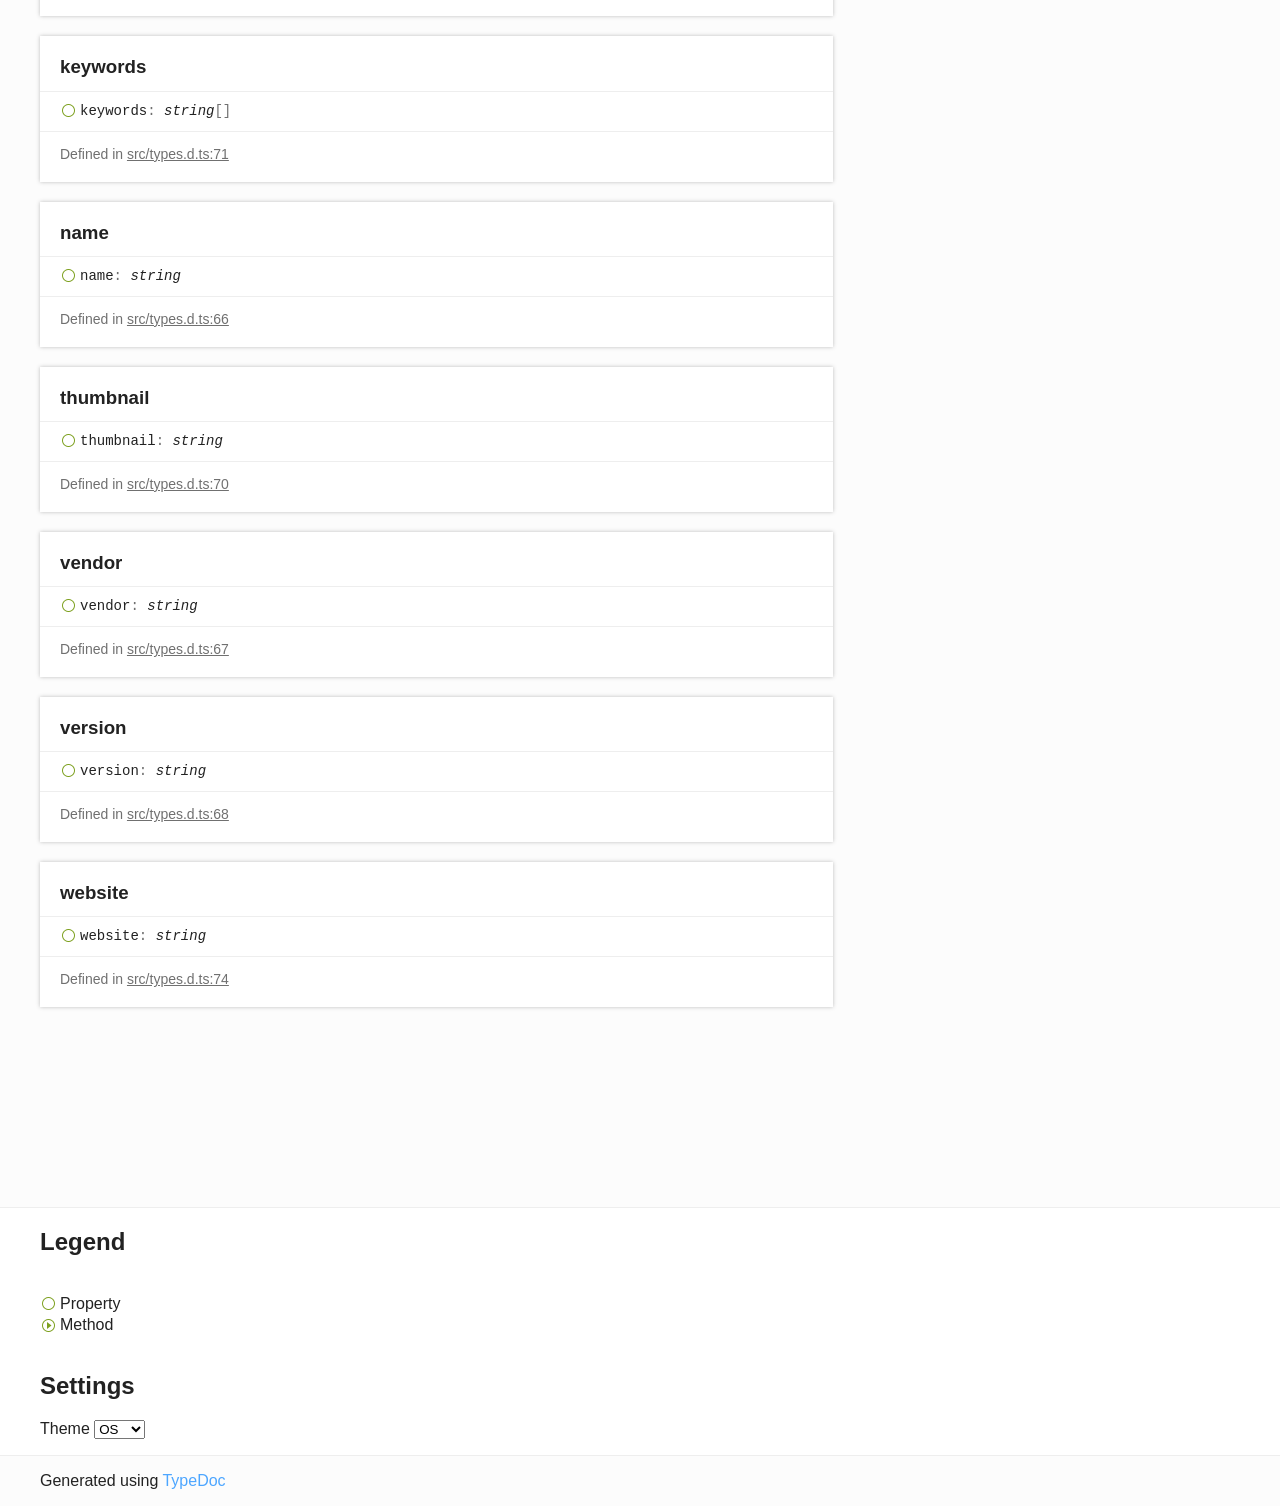
<file: api/docs/typedoc/interfaces/WamDescriptor.html>
<!DOCTYPE html><html class="default"><head><meta charSet="utf-8"/><meta http-equiv="x-ua-compatible" content="IE=edge"/><title>WamDescriptor | WebAudioModules API</title><meta name="description" content="Documentation for WebAudioModules API"/><meta name="viewport" content="width=device-width, initial-scale=1"/><link rel="stylesheet" href="../assets/style.css"/><link rel="stylesheet" href="../assets/highlight.css"/><script async src="../assets/search.js" id="search-script"></script></head><body><script>document.body.classList.add(localStorage.getItem("tsd-theme") || "os")</script><header><div class="tsd-page-toolbar"><div class="container"><div class="table-wrap"><div class="table-cell" id="tsd-search" data-base=".."><div class="field"><label for="tsd-search-field" class="tsd-widget search no-caption">Search</label><input type="text" id="tsd-search-field"/></div><ul class="results"><li class="state loading">Preparing search index...</li><li class="state failure">The search index is not available</li></ul><a href="../index.html" class="title">WebAudioModules API</a></div><div class="table-cell" id="tsd-widgets"><div id="tsd-filter"><a href="#" class="tsd-widget options no-caption" data-toggle="options">Options</a><div class="tsd-filter-group"><div class="tsd-select" id="tsd-filter-visibility"><span class="tsd-select-label">All</span><ul class="tsd-select-list"><li data-value="public">Public</li><li data-value="protected">Public/Protected</li><li data-value="private" class="selected">All</li></ul></div> <input type="checkbox" id="tsd-filter-inherited" checked/><label class="tsd-widget" for="tsd-filter-inherited">Inherited</label><input type="checkbox" id="tsd-filter-externals" checked/><label class="tsd-widget" for="tsd-filter-externals">Externals</label></div></div><a href="#" class="tsd-widget menu no-caption" data-toggle="menu">Menu</a></div></div></div></div><div class="tsd-page-title"><div class="container"><ul class="tsd-breadcrumb"><li><a href="../modules.html">WebAudioModules API</a></li><li><a href="WamDescriptor.html">WamDescriptor</a></li></ul><h1>Interface WamDescriptor </h1></div></div></header><div class="container container-main"><div class="row"><div class="col-8 col-content"><section class="tsd-panel tsd-hierarchy"><h3>Hierarchy</h3><ul class="tsd-hierarchy"><li><a href="../modules.html#WamIODescriptor" class="tsd-signature-type" data-tsd-kind="Type alias">WamIODescriptor</a><ul class="tsd-hierarchy"><li><span class="target">WamDescriptor</span></li></ul></li></ul></section><section class="tsd-panel-group tsd-index-group"><h2>Index</h2><section class="tsd-panel tsd-index-panel"><div class="tsd-index-content"><section class="tsd-index-section "><h3>Properties</h3><ul class="tsd-index-list"><li class="tsd-kind-property tsd-parent-kind-interface"><a href="WamDescriptor.html#apiVersion" class="tsd-kind-icon">api<wbr/>Version</a></li><li class="tsd-kind-property tsd-parent-kind-interface"><a href="WamDescriptor.html#description" class="tsd-kind-icon">description</a></li><li class="tsd-kind-property tsd-parent-kind-interface tsd-is-inherited"><a href="WamDescriptor.html#hasAudioInput" class="tsd-kind-icon">has<wbr/>Audio<wbr/>Input</a></li><li class="tsd-kind-property tsd-parent-kind-interface tsd-is-inherited"><a href="WamDescriptor.html#hasAudioOutput" class="tsd-kind-icon">has<wbr/>Audio<wbr/>Output</a></li><li class="tsd-kind-property tsd-parent-kind-interface tsd-is-inherited"><a href="WamDescriptor.html#hasAutomationInput" class="tsd-kind-icon">has<wbr/>Automation<wbr/>Input</a></li><li class="tsd-kind-property tsd-parent-kind-interface tsd-is-inherited"><a href="WamDescriptor.html#hasAutomationOutput" class="tsd-kind-icon">has<wbr/>Automation<wbr/>Output</a></li><li class="tsd-kind-property tsd-parent-kind-interface tsd-is-inherited"><a href="WamDescriptor.html#hasMidiInput" class="tsd-kind-icon">has<wbr/>Midi<wbr/>Input</a></li><li class="tsd-kind-property tsd-parent-kind-interface tsd-is-inherited"><a href="WamDescriptor.html#hasMidiOutput" class="tsd-kind-icon">has<wbr/>Midi<wbr/>Output</a></li><li class="tsd-kind-property tsd-parent-kind-interface tsd-is-inherited"><a href="WamDescriptor.html#hasMpeInput" class="tsd-kind-icon">has<wbr/>Mpe<wbr/>Input</a></li><li class="tsd-kind-property tsd-parent-kind-interface tsd-is-inherited"><a href="WamDescriptor.html#hasMpeOutput" class="tsd-kind-icon">has<wbr/>Mpe<wbr/>Output</a></li><li class="tsd-kind-property tsd-parent-kind-interface tsd-is-inherited"><a href="WamDescriptor.html#hasOscInput" class="tsd-kind-icon">has<wbr/>Osc<wbr/>Input</a></li><li class="tsd-kind-property tsd-parent-kind-interface tsd-is-inherited"><a href="WamDescriptor.html#hasOscOutput" class="tsd-kind-icon">has<wbr/>Osc<wbr/>Output</a></li><li class="tsd-kind-property tsd-parent-kind-interface tsd-is-inherited"><a href="WamDescriptor.html#hasSysexInput" class="tsd-kind-icon">has<wbr/>Sysex<wbr/>Input</a></li><li class="tsd-kind-property tsd-parent-kind-interface tsd-is-inherited"><a href="WamDescriptor.html#hasSysexOutput" class="tsd-kind-icon">has<wbr/>Sysex<wbr/>Output</a></li><li class="tsd-kind-property tsd-parent-kind-interface"><a href="WamDescriptor.html#isInstrument" class="tsd-kind-icon">is<wbr/>Instrument</a></li><li class="tsd-kind-property tsd-parent-kind-interface"><a href="WamDescriptor.html#keywords" class="tsd-kind-icon">keywords</a></li><li class="tsd-kind-property tsd-parent-kind-interface"><a href="WamDescriptor.html#name" class="tsd-kind-icon">name</a></li><li class="tsd-kind-property tsd-parent-kind-interface"><a href="WamDescriptor.html#thumbnail" class="tsd-kind-icon">thumbnail</a></li><li class="tsd-kind-property tsd-parent-kind-interface"><a href="WamDescriptor.html#vendor" class="tsd-kind-icon">vendor</a></li><li class="tsd-kind-property tsd-parent-kind-interface"><a href="WamDescriptor.html#version" class="tsd-kind-icon">version</a></li><li class="tsd-kind-property tsd-parent-kind-interface"><a href="WamDescriptor.html#website" class="tsd-kind-icon">website</a></li></ul></section></div></section></section><section class="tsd-panel-group tsd-member-group "><h2>Properties</h2><section class="tsd-panel tsd-member tsd-kind-property tsd-parent-kind-interface"><a id="apiVersion" class="tsd-anchor"></a><h3 class="tsd-anchor-link">api<wbr/>Version<a href="#apiVersion" aria-label="Permalink" class="tsd-anchor-icon"><svg xmlns="http://www.w3.org/2000/svg" class="icon icon-tabler icon-tabler-link" viewBox="0 0 24 24" stroke-width="2" stroke="currentColor" fill="none" stroke-linecap="round" stroke-linejoin="round"><path stroke="none" d="M0 0h24v24H0z" fill="none"></path><path d="M10 14a3.5 3.5 0 0 0 5 0l4 -4a3.5 3.5 0 0 0 -5 -5l-.5 .5"></path><path d="M14 10a3.5 3.5 0 0 0 -5 0l-4 4a3.5 3.5 0 0 0 5 5l.5 -.5"></path></svg></a></h3><div class="tsd-signature tsd-kind-icon">api<wbr/>Version<span class="tsd-signature-symbol">:</span> <span class="tsd-signature-type">string</span></div><aside class="tsd-sources"><ul><li>Defined in <a href="https://github.com/webaudiomodules/api/blob/ab388b0/src/types.d.ts#L69">src/types.d.ts:69</a></li></ul></aside></section><section class="tsd-panel tsd-member tsd-kind-property tsd-parent-kind-interface"><a id="description" class="tsd-anchor"></a><h3 class="tsd-anchor-link">description<a href="#description" aria-label="Permalink" class="tsd-anchor-icon"><svg xmlns="http://www.w3.org/2000/svg" class="icon icon-tabler icon-tabler-link" viewBox="0 0 24 24" stroke-width="2" stroke="currentColor" fill="none" stroke-linecap="round" stroke-linejoin="round"><path stroke="none" d="M0 0h24v24H0z" fill="none"></path><path d="M10 14a3.5 3.5 0 0 0 5 0l4 -4a3.5 3.5 0 0 0 -5 -5l-.5 .5"></path><path d="M14 10a3.5 3.5 0 0 0 -5 0l-4 4a3.5 3.5 0 0 0 5 5l.5 -.5"></path></svg></a></h3><div class="tsd-signature tsd-kind-icon">description<span class="tsd-signature-symbol">:</span> <span class="tsd-signature-type">string</span></div><aside class="tsd-sources"><ul><li>Defined in <a href="https://github.com/webaudiomodules/api/blob/ab388b0/src/types.d.ts#L73">src/types.d.ts:73</a></li></ul></aside></section><section class="tsd-panel tsd-member tsd-kind-property tsd-parent-kind-interface tsd-is-inherited"><a id="hasAudioInput" class="tsd-anchor"></a><h3 class="tsd-anchor-link">has<wbr/>Audio<wbr/>Input<a href="#hasAudioInput" aria-label="Permalink" class="tsd-anchor-icon"><svg xmlns="http://www.w3.org/2000/svg" class="icon icon-tabler icon-tabler-link" viewBox="0 0 24 24" stroke-width="2" stroke="currentColor" fill="none" stroke-linecap="round" stroke-linejoin="round"><path stroke="none" d="M0 0h24v24H0z" fill="none"></path><path d="M10 14a3.5 3.5 0 0 0 5 0l4 -4a3.5 3.5 0 0 0 -5 -5l-.5 .5"></path><path d="M14 10a3.5 3.5 0 0 0 -5 0l-4 4a3.5 3.5 0 0 0 5 5l.5 -.5"></path></svg></a></h3><div class="tsd-signature tsd-kind-icon">has<wbr/>Audio<wbr/>Input<span class="tsd-signature-symbol">:</span> <span class="tsd-signature-type">boolean</span></div><aside class="tsd-sources"><p>Inherited from WamIODescriptor.hasAudioInput</p></aside></section><section class="tsd-panel tsd-member tsd-kind-property tsd-parent-kind-interface tsd-is-inherited"><a id="hasAudioOutput" class="tsd-anchor"></a><h3 class="tsd-anchor-link">has<wbr/>Audio<wbr/>Output<a href="#hasAudioOutput" aria-label="Permalink" class="tsd-anchor-icon"><svg xmlns="http://www.w3.org/2000/svg" class="icon icon-tabler icon-tabler-link" viewBox="0 0 24 24" stroke-width="2" stroke="currentColor" fill="none" stroke-linecap="round" stroke-linejoin="round"><path stroke="none" d="M0 0h24v24H0z" fill="none"></path><path d="M10 14a3.5 3.5 0 0 0 5 0l4 -4a3.5 3.5 0 0 0 -5 -5l-.5 .5"></path><path d="M14 10a3.5 3.5 0 0 0 -5 0l-4 4a3.5 3.5 0 0 0 5 5l.5 -.5"></path></svg></a></h3><div class="tsd-signature tsd-kind-icon">has<wbr/>Audio<wbr/>Output<span class="tsd-signature-symbol">:</span> <span class="tsd-signature-type">boolean</span></div><aside class="tsd-sources"><p>Inherited from WamIODescriptor.hasAudioOutput</p></aside></section><section class="tsd-panel tsd-member tsd-kind-property tsd-parent-kind-interface tsd-is-inherited"><a id="hasAutomationInput" class="tsd-anchor"></a><h3 class="tsd-anchor-link">has<wbr/>Automation<wbr/>Input<a href="#hasAutomationInput" aria-label="Permalink" class="tsd-anchor-icon"><svg xmlns="http://www.w3.org/2000/svg" class="icon icon-tabler icon-tabler-link" viewBox="0 0 24 24" stroke-width="2" stroke="currentColor" fill="none" stroke-linecap="round" stroke-linejoin="round"><path stroke="none" d="M0 0h24v24H0z" fill="none"></path><path d="M10 14a3.5 3.5 0 0 0 5 0l4 -4a3.5 3.5 0 0 0 -5 -5l-.5 .5"></path><path d="M14 10a3.5 3.5 0 0 0 -5 0l-4 4a3.5 3.5 0 0 0 5 5l.5 -.5"></path></svg></a></h3><div class="tsd-signature tsd-kind-icon">has<wbr/>Automation<wbr/>Input<span class="tsd-signature-symbol">:</span> <span class="tsd-signature-type">boolean</span></div><aside class="tsd-sources"><p>Inherited from WamIODescriptor.hasAutomationInput</p></aside></section><section class="tsd-panel tsd-member tsd-kind-property tsd-parent-kind-interface tsd-is-inherited"><a id="hasAutomationOutput" class="tsd-anchor"></a><h3 class="tsd-anchor-link">has<wbr/>Automation<wbr/>Output<a href="#hasAutomationOutput" aria-label="Permalink" class="tsd-anchor-icon"><svg xmlns="http://www.w3.org/2000/svg" class="icon icon-tabler icon-tabler-link" viewBox="0 0 24 24" stroke-width="2" stroke="currentColor" fill="none" stroke-linecap="round" stroke-linejoin="round"><path stroke="none" d="M0 0h24v24H0z" fill="none"></path><path d="M10 14a3.5 3.5 0 0 0 5 0l4 -4a3.5 3.5 0 0 0 -5 -5l-.5 .5"></path><path d="M14 10a3.5 3.5 0 0 0 -5 0l-4 4a3.5 3.5 0 0 0 5 5l.5 -.5"></path></svg></a></h3><div class="tsd-signature tsd-kind-icon">has<wbr/>Automation<wbr/>Output<span class="tsd-signature-symbol">:</span> <span class="tsd-signature-type">boolean</span></div><aside class="tsd-sources"><p>Inherited from WamIODescriptor.hasAutomationOutput</p></aside></section><section class="tsd-panel tsd-member tsd-kind-property tsd-parent-kind-interface tsd-is-inherited"><a id="hasMidiInput" class="tsd-anchor"></a><h3 class="tsd-anchor-link">has<wbr/>Midi<wbr/>Input<a href="#hasMidiInput" aria-label="Permalink" class="tsd-anchor-icon"><svg xmlns="http://www.w3.org/2000/svg" class="icon icon-tabler icon-tabler-link" viewBox="0 0 24 24" stroke-width="2" stroke="currentColor" fill="none" stroke-linecap="round" stroke-linejoin="round"><path stroke="none" d="M0 0h24v24H0z" fill="none"></path><path d="M10 14a3.5 3.5 0 0 0 5 0l4 -4a3.5 3.5 0 0 0 -5 -5l-.5 .5"></path><path d="M14 10a3.5 3.5 0 0 0 -5 0l-4 4a3.5 3.5 0 0 0 5 5l.5 -.5"></path></svg></a></h3><div class="tsd-signature tsd-kind-icon">has<wbr/>Midi<wbr/>Input<span class="tsd-signature-symbol">:</span> <span class="tsd-signature-type">boolean</span></div><aside class="tsd-sources"><p>Inherited from WamIODescriptor.hasMidiInput</p></aside></section><section class="tsd-panel tsd-member tsd-kind-property tsd-parent-kind-interface tsd-is-inherited"><a id="hasMidiOutput" class="tsd-anchor"></a><h3 class="tsd-anchor-link">has<wbr/>Midi<wbr/>Output<a href="#hasMidiOutput" aria-label="Permalink" class="tsd-anchor-icon"><svg xmlns="http://www.w3.org/2000/svg" class="icon icon-tabler icon-tabler-link" viewBox="0 0 24 24" stroke-width="2" stroke="currentColor" fill="none" stroke-linecap="round" stroke-linejoin="round"><path stroke="none" d="M0 0h24v24H0z" fill="none"></path><path d="M10 14a3.5 3.5 0 0 0 5 0l4 -4a3.5 3.5 0 0 0 -5 -5l-.5 .5"></path><path d="M14 10a3.5 3.5 0 0 0 -5 0l-4 4a3.5 3.5 0 0 0 5 5l.5 -.5"></path></svg></a></h3><div class="tsd-signature tsd-kind-icon">has<wbr/>Midi<wbr/>Output<span class="tsd-signature-symbol">:</span> <span class="tsd-signature-type">boolean</span></div><aside class="tsd-sources"><p>Inherited from WamIODescriptor.hasMidiOutput</p></aside></section><section class="tsd-panel tsd-member tsd-kind-property tsd-parent-kind-interface tsd-is-inherited"><a id="hasMpeInput" class="tsd-anchor"></a><h3 class="tsd-anchor-link">has<wbr/>Mpe<wbr/>Input<a href="#hasMpeInput" aria-label="Permalink" class="tsd-anchor-icon"><svg xmlns="http://www.w3.org/2000/svg" class="icon icon-tabler icon-tabler-link" viewBox="0 0 24 24" stroke-width="2" stroke="currentColor" fill="none" stroke-linecap="round" stroke-linejoin="round"><path stroke="none" d="M0 0h24v24H0z" fill="none"></path><path d="M10 14a3.5 3.5 0 0 0 5 0l4 -4a3.5 3.5 0 0 0 -5 -5l-.5 .5"></path><path d="M14 10a3.5 3.5 0 0 0 -5 0l-4 4a3.5 3.5 0 0 0 5 5l.5 -.5"></path></svg></a></h3><div class="tsd-signature tsd-kind-icon">has<wbr/>Mpe<wbr/>Input<span class="tsd-signature-symbol">:</span> <span class="tsd-signature-type">boolean</span></div><aside class="tsd-sources"><p>Inherited from WamIODescriptor.hasMpeInput</p></aside></section><section class="tsd-panel tsd-member tsd-kind-property tsd-parent-kind-interface tsd-is-inherited"><a id="hasMpeOutput" class="tsd-anchor"></a><h3 class="tsd-anchor-link">has<wbr/>Mpe<wbr/>Output<a href="#hasMpeOutput" aria-label="Permalink" class="tsd-anchor-icon"><svg xmlns="http://www.w3.org/2000/svg" class="icon icon-tabler icon-tabler-link" viewBox="0 0 24 24" stroke-width="2" stroke="currentColor" fill="none" stroke-linecap="round" stroke-linejoin="round"><path stroke="none" d="M0 0h24v24H0z" fill="none"></path><path d="M10 14a3.5 3.5 0 0 0 5 0l4 -4a3.5 3.5 0 0 0 -5 -5l-.5 .5"></path><path d="M14 10a3.5 3.5 0 0 0 -5 0l-4 4a3.5 3.5 0 0 0 5 5l.5 -.5"></path></svg></a></h3><div class="tsd-signature tsd-kind-icon">has<wbr/>Mpe<wbr/>Output<span class="tsd-signature-symbol">:</span> <span class="tsd-signature-type">boolean</span></div><aside class="tsd-sources"><p>Inherited from WamIODescriptor.hasMpeOutput</p></aside></section><section class="tsd-panel tsd-member tsd-kind-property tsd-parent-kind-interface tsd-is-inherited"><a id="hasOscInput" class="tsd-anchor"></a><h3 class="tsd-anchor-link">has<wbr/>Osc<wbr/>Input<a href="#hasOscInput" aria-label="Permalink" class="tsd-anchor-icon"><svg xmlns="http://www.w3.org/2000/svg" class="icon icon-tabler icon-tabler-link" viewBox="0 0 24 24" stroke-width="2" stroke="currentColor" fill="none" stroke-linecap="round" stroke-linejoin="round"><path stroke="none" d="M0 0h24v24H0z" fill="none"></path><path d="M10 14a3.5 3.5 0 0 0 5 0l4 -4a3.5 3.5 0 0 0 -5 -5l-.5 .5"></path><path d="M14 10a3.5 3.5 0 0 0 -5 0l-4 4a3.5 3.5 0 0 0 5 5l.5 -.5"></path></svg></a></h3><div class="tsd-signature tsd-kind-icon">has<wbr/>Osc<wbr/>Input<span class="tsd-signature-symbol">:</span> <span class="tsd-signature-type">boolean</span></div><aside class="tsd-sources"><p>Inherited from WamIODescriptor.hasOscInput</p></aside></section><section class="tsd-panel tsd-member tsd-kind-property tsd-parent-kind-interface tsd-is-inherited"><a id="hasOscOutput" class="tsd-anchor"></a><h3 class="tsd-anchor-link">has<wbr/>Osc<wbr/>Output<a href="#hasOscOutput" aria-label="Permalink" class="tsd-anchor-icon"><svg xmlns="http://www.w3.org/2000/svg" class="icon icon-tabler icon-tabler-link" viewBox="0 0 24 24" stroke-width="2" stroke="currentColor" fill="none" stroke-linecap="round" stroke-linejoin="round"><path stroke="none" d="M0 0h24v24H0z" fill="none"></path><path d="M10 14a3.5 3.5 0 0 0 5 0l4 -4a3.5 3.5 0 0 0 -5 -5l-.5 .5"></path><path d="M14 10a3.5 3.5 0 0 0 -5 0l-4 4a3.5 3.5 0 0 0 5 5l.5 -.5"></path></svg></a></h3><div class="tsd-signature tsd-kind-icon">has<wbr/>Osc<wbr/>Output<span class="tsd-signature-symbol">:</span> <span class="tsd-signature-type">boolean</span></div><aside class="tsd-sources"><p>Inherited from WamIODescriptor.hasOscOutput</p></aside></section><section class="tsd-panel tsd-member tsd-kind-property tsd-parent-kind-interface tsd-is-inherited"><a id="hasSysexInput" class="tsd-anchor"></a><h3 class="tsd-anchor-link">has<wbr/>Sysex<wbr/>Input<a href="#hasSysexInput" aria-label="Permalink" class="tsd-anchor-icon"><svg xmlns="http://www.w3.org/2000/svg" class="icon icon-tabler icon-tabler-link" viewBox="0 0 24 24" stroke-width="2" stroke="currentColor" fill="none" stroke-linecap="round" stroke-linejoin="round"><path stroke="none" d="M0 0h24v24H0z" fill="none"></path><path d="M10 14a3.5 3.5 0 0 0 5 0l4 -4a3.5 3.5 0 0 0 -5 -5l-.5 .5"></path><path d="M14 10a3.5 3.5 0 0 0 -5 0l-4 4a3.5 3.5 0 0 0 5 5l.5 -.5"></path></svg></a></h3><div class="tsd-signature tsd-kind-icon">has<wbr/>Sysex<wbr/>Input<span class="tsd-signature-symbol">:</span> <span class="tsd-signature-type">boolean</span></div><aside class="tsd-sources"><p>Inherited from WamIODescriptor.hasSysexInput</p></aside></section><section class="tsd-panel tsd-member tsd-kind-property tsd-parent-kind-interface tsd-is-inherited"><a id="hasSysexOutput" class="tsd-anchor"></a><h3 class="tsd-anchor-link">has<wbr/>Sysex<wbr/>Output<a href="#hasSysexOutput" aria-label="Permalink" class="tsd-anchor-icon"><svg xmlns="http://www.w3.org/2000/svg" class="icon icon-tabler icon-tabler-link" viewBox="0 0 24 24" stroke-width="2" stroke="currentColor" fill="none" stroke-linecap="round" stroke-linejoin="round"><path stroke="none" d="M0 0h24v24H0z" fill="none"></path><path d="M10 14a3.5 3.5 0 0 0 5 0l4 -4a3.5 3.5 0 0 0 -5 -5l-.5 .5"></path><path d="M14 10a3.5 3.5 0 0 0 -5 0l-4 4a3.5 3.5 0 0 0 5 5l.5 -.5"></path></svg></a></h3><div class="tsd-signature tsd-kind-icon">has<wbr/>Sysex<wbr/>Output<span class="tsd-signature-symbol">:</span> <span class="tsd-signature-type">boolean</span></div><aside class="tsd-sources"><p>Inherited from WamIODescriptor.hasSysexOutput</p></aside></section><section class="tsd-panel tsd-member tsd-kind-property tsd-parent-kind-interface"><a id="isInstrument" class="tsd-anchor"></a><h3 class="tsd-anchor-link">is<wbr/>Instrument<a href="#isInstrument" aria-label="Permalink" class="tsd-anchor-icon"><svg xmlns="http://www.w3.org/2000/svg" class="icon icon-tabler icon-tabler-link" viewBox="0 0 24 24" stroke-width="2" stroke="currentColor" fill="none" stroke-linecap="round" stroke-linejoin="round"><path stroke="none" d="M0 0h24v24H0z" fill="none"></path><path d="M10 14a3.5 3.5 0 0 0 5 0l4 -4a3.5 3.5 0 0 0 -5 -5l-.5 .5"></path><path d="M14 10a3.5 3.5 0 0 0 -5 0l-4 4a3.5 3.5 0 0 0 5 5l.5 -.5"></path></svg></a></h3><div class="tsd-signature tsd-kind-icon">is<wbr/>Instrument<span class="tsd-signature-symbol">:</span> <span class="tsd-signature-type">boolean</span></div><aside class="tsd-sources"><ul><li>Defined in <a href="https://github.com/webaudiomodules/api/blob/ab388b0/src/types.d.ts#L72">src/types.d.ts:72</a></li></ul></aside></section><section class="tsd-panel tsd-member tsd-kind-property tsd-parent-kind-interface"><a id="keywords" class="tsd-anchor"></a><h3 class="tsd-anchor-link">keywords<a href="#keywords" aria-label="Permalink" class="tsd-anchor-icon"><svg xmlns="http://www.w3.org/2000/svg" class="icon icon-tabler icon-tabler-link" viewBox="0 0 24 24" stroke-width="2" stroke="currentColor" fill="none" stroke-linecap="round" stroke-linejoin="round"><path stroke="none" d="M0 0h24v24H0z" fill="none"></path><path d="M10 14a3.5 3.5 0 0 0 5 0l4 -4a3.5 3.5 0 0 0 -5 -5l-.5 .5"></path><path d="M14 10a3.5 3.5 0 0 0 -5 0l-4 4a3.5 3.5 0 0 0 5 5l.5 -.5"></path></svg></a></h3><div class="tsd-signature tsd-kind-icon">keywords<span class="tsd-signature-symbol">:</span> <span class="tsd-signature-type">string</span><span class="tsd-signature-symbol">[]</span></div><aside class="tsd-sources"><ul><li>Defined in <a href="https://github.com/webaudiomodules/api/blob/ab388b0/src/types.d.ts#L71">src/types.d.ts:71</a></li></ul></aside></section><section class="tsd-panel tsd-member tsd-kind-property tsd-parent-kind-interface"><a id="name" class="tsd-anchor"></a><h3 class="tsd-anchor-link">name<a href="#name" aria-label="Permalink" class="tsd-anchor-icon"><svg xmlns="http://www.w3.org/2000/svg" class="icon icon-tabler icon-tabler-link" viewBox="0 0 24 24" stroke-width="2" stroke="currentColor" fill="none" stroke-linecap="round" stroke-linejoin="round"><path stroke="none" d="M0 0h24v24H0z" fill="none"></path><path d="M10 14a3.5 3.5 0 0 0 5 0l4 -4a3.5 3.5 0 0 0 -5 -5l-.5 .5"></path><path d="M14 10a3.5 3.5 0 0 0 -5 0l-4 4a3.5 3.5 0 0 0 5 5l.5 -.5"></path></svg></a></h3><div class="tsd-signature tsd-kind-icon">name<span class="tsd-signature-symbol">:</span> <span class="tsd-signature-type">string</span></div><aside class="tsd-sources"><ul><li>Defined in <a href="https://github.com/webaudiomodules/api/blob/ab388b0/src/types.d.ts#L66">src/types.d.ts:66</a></li></ul></aside></section><section class="tsd-panel tsd-member tsd-kind-property tsd-parent-kind-interface"><a id="thumbnail" class="tsd-anchor"></a><h3 class="tsd-anchor-link">thumbnail<a href="#thumbnail" aria-label="Permalink" class="tsd-anchor-icon"><svg xmlns="http://www.w3.org/2000/svg" class="icon icon-tabler icon-tabler-link" viewBox="0 0 24 24" stroke-width="2" stroke="currentColor" fill="none" stroke-linecap="round" stroke-linejoin="round"><path stroke="none" d="M0 0h24v24H0z" fill="none"></path><path d="M10 14a3.5 3.5 0 0 0 5 0l4 -4a3.5 3.5 0 0 0 -5 -5l-.5 .5"></path><path d="M14 10a3.5 3.5 0 0 0 -5 0l-4 4a3.5 3.5 0 0 0 5 5l.5 -.5"></path></svg></a></h3><div class="tsd-signature tsd-kind-icon">thumbnail<span class="tsd-signature-symbol">:</span> <span class="tsd-signature-type">string</span></div><aside class="tsd-sources"><ul><li>Defined in <a href="https://github.com/webaudiomodules/api/blob/ab388b0/src/types.d.ts#L70">src/types.d.ts:70</a></li></ul></aside></section><section class="tsd-panel tsd-member tsd-kind-property tsd-parent-kind-interface"><a id="vendor" class="tsd-anchor"></a><h3 class="tsd-anchor-link">vendor<a href="#vendor" aria-label="Permalink" class="tsd-anchor-icon"><svg xmlns="http://www.w3.org/2000/svg" class="icon icon-tabler icon-tabler-link" viewBox="0 0 24 24" stroke-width="2" stroke="currentColor" fill="none" stroke-linecap="round" stroke-linejoin="round"><path stroke="none" d="M0 0h24v24H0z" fill="none"></path><path d="M10 14a3.5 3.5 0 0 0 5 0l4 -4a3.5 3.5 0 0 0 -5 -5l-.5 .5"></path><path d="M14 10a3.5 3.5 0 0 0 -5 0l-4 4a3.5 3.5 0 0 0 5 5l.5 -.5"></path></svg></a></h3><div class="tsd-signature tsd-kind-icon">vendor<span class="tsd-signature-symbol">:</span> <span class="tsd-signature-type">string</span></div><aside class="tsd-sources"><ul><li>Defined in <a href="https://github.com/webaudiomodules/api/blob/ab388b0/src/types.d.ts#L67">src/types.d.ts:67</a></li></ul></aside></section><section class="tsd-panel tsd-member tsd-kind-property tsd-parent-kind-interface"><a id="version" class="tsd-anchor"></a><h3 class="tsd-anchor-link">version<a href="#version" aria-label="Permalink" class="tsd-anchor-icon"><svg xmlns="http://www.w3.org/2000/svg" class="icon icon-tabler icon-tabler-link" viewBox="0 0 24 24" stroke-width="2" stroke="currentColor" fill="none" stroke-linecap="round" stroke-linejoin="round"><path stroke="none" d="M0 0h24v24H0z" fill="none"></path><path d="M10 14a3.5 3.5 0 0 0 5 0l4 -4a3.5 3.5 0 0 0 -5 -5l-.5 .5"></path><path d="M14 10a3.5 3.5 0 0 0 -5 0l-4 4a3.5 3.5 0 0 0 5 5l.5 -.5"></path></svg></a></h3><div class="tsd-signature tsd-kind-icon">version<span class="tsd-signature-symbol">:</span> <span class="tsd-signature-type">string</span></div><aside class="tsd-sources"><ul><li>Defined in <a href="https://github.com/webaudiomodules/api/blob/ab388b0/src/types.d.ts#L68">src/types.d.ts:68</a></li></ul></aside></section><section class="tsd-panel tsd-member tsd-kind-property tsd-parent-kind-interface"><a id="website" class="tsd-anchor"></a><h3 class="tsd-anchor-link">website<a href="#website" aria-label="Permalink" class="tsd-anchor-icon"><svg xmlns="http://www.w3.org/2000/svg" class="icon icon-tabler icon-tabler-link" viewBox="0 0 24 24" stroke-width="2" stroke="currentColor" fill="none" stroke-linecap="round" stroke-linejoin="round"><path stroke="none" d="M0 0h24v24H0z" fill="none"></path><path d="M10 14a3.5 3.5 0 0 0 5 0l4 -4a3.5 3.5 0 0 0 -5 -5l-.5 .5"></path><path d="M14 10a3.5 3.5 0 0 0 -5 0l-4 4a3.5 3.5 0 0 0 5 5l.5 -.5"></path></svg></a></h3><div class="tsd-signature tsd-kind-icon">website<span class="tsd-signature-symbol">:</span> <span class="tsd-signature-type">string</span></div><aside class="tsd-sources"><ul><li>Defined in <a href="https://github.com/webaudiomodules/api/blob/ab388b0/src/types.d.ts#L74">src/types.d.ts:74</a></li></ul></aside></section></section></div><div class="col-4 col-menu menu-sticky-wrap menu-highlight"><nav class="tsd-navigation primary"><ul><li class=""><a href="../modules.html">Exports</a></li></ul></nav><nav class="tsd-navigation secondary menu-sticky"><ul><li class="current tsd-kind-interface"><a href="WamDescriptor.html" class="tsd-kind-icon">Wam<wbr/>Descriptor</a><ul><li class="tsd-kind-property tsd-parent-kind-interface"><a href="WamDescriptor.html#apiVersion" class="tsd-kind-icon">api<wbr/>Version</a></li><li class="tsd-kind-property tsd-parent-kind-interface"><a href="WamDescriptor.html#description" class="tsd-kind-icon">description</a></li><li class="tsd-kind-property tsd-parent-kind-interface tsd-is-inherited"><a href="WamDescriptor.html#hasAudioInput" class="tsd-kind-icon">has<wbr/>Audio<wbr/>Input</a></li><li class="tsd-kind-property tsd-parent-kind-interface tsd-is-inherited"><a href="WamDescriptor.html#hasAudioOutput" class="tsd-kind-icon">has<wbr/>Audio<wbr/>Output</a></li><li class="tsd-kind-property tsd-parent-kind-interface tsd-is-inherited"><a href="WamDescriptor.html#hasAutomationInput" class="tsd-kind-icon">has<wbr/>Automation<wbr/>Input</a></li><li class="tsd-kind-property tsd-parent-kind-interface tsd-is-inherited"><a href="WamDescriptor.html#hasAutomationOutput" class="tsd-kind-icon">has<wbr/>Automation<wbr/>Output</a></li><li class="tsd-kind-property tsd-parent-kind-interface tsd-is-inherited"><a href="WamDescriptor.html#hasMidiInput" class="tsd-kind-icon">has<wbr/>Midi<wbr/>Input</a></li><li class="tsd-kind-property tsd-parent-kind-interface tsd-is-inherited"><a href="WamDescriptor.html#hasMidiOutput" class="tsd-kind-icon">has<wbr/>Midi<wbr/>Output</a></li><li class="tsd-kind-property tsd-parent-kind-interface tsd-is-inherited"><a href="WamDescriptor.html#hasMpeInput" class="tsd-kind-icon">has<wbr/>Mpe<wbr/>Input</a></li><li class="tsd-kind-property tsd-parent-kind-interface tsd-is-inherited"><a href="WamDescriptor.html#hasMpeOutput" class="tsd-kind-icon">has<wbr/>Mpe<wbr/>Output</a></li><li class="tsd-kind-property tsd-parent-kind-interface tsd-is-inherited"><a href="WamDescriptor.html#hasOscInput" class="tsd-kind-icon">has<wbr/>Osc<wbr/>Input</a></li><li class="tsd-kind-property tsd-parent-kind-interface tsd-is-inherited"><a href="WamDescriptor.html#hasOscOutput" class="tsd-kind-icon">has<wbr/>Osc<wbr/>Output</a></li><li class="tsd-kind-property tsd-parent-kind-interface tsd-is-inherited"><a href="WamDescriptor.html#hasSysexInput" class="tsd-kind-icon">has<wbr/>Sysex<wbr/>Input</a></li><li class="tsd-kind-property tsd-parent-kind-interface tsd-is-inherited"><a href="WamDescriptor.html#hasSysexOutput" class="tsd-kind-icon">has<wbr/>Sysex<wbr/>Output</a></li><li class="tsd-kind-property tsd-parent-kind-interface"><a href="WamDescriptor.html#isInstrument" class="tsd-kind-icon">is<wbr/>Instrument</a></li><li class="tsd-kind-property tsd-parent-kind-interface"><a href="WamDescriptor.html#keywords" class="tsd-kind-icon">keywords</a></li><li class="tsd-kind-property tsd-parent-kind-interface"><a href="WamDescriptor.html#name" class="tsd-kind-icon">name</a></li><li class="tsd-kind-property tsd-parent-kind-interface"><a href="WamDescriptor.html#thumbnail" class="tsd-kind-icon">thumbnail</a></li><li class="tsd-kind-property tsd-parent-kind-interface"><a href="WamDescriptor.html#vendor" class="tsd-kind-icon">vendor</a></li><li class="tsd-kind-property tsd-parent-kind-interface"><a href="WamDescriptor.html#version" class="tsd-kind-icon">version</a></li><li class="tsd-kind-property tsd-parent-kind-interface"><a href="WamDescriptor.html#website" class="tsd-kind-icon">website</a></li></ul></li></ul></nav></div></div></div><footer class="with-border-bottom"><div class="container"><h2>Legend</h2><div class="tsd-legend-group"><ul class="tsd-legend"><li class="tsd-kind-property tsd-parent-kind-interface"><span class="tsd-kind-icon">Property</span></li><li class="tsd-kind-method tsd-parent-kind-interface"><span class="tsd-kind-icon">Method</span></li></ul></div><h2>Settings</h2><p>Theme <select id="theme"><option value="os">OS</option><option value="light">Light</option><option value="dark">Dark</option></select></p></div></footer><div class="container tsd-generator"><p>Generated using <a href="https://typedoc.org/" target="_blank">TypeDoc</a></p></div><div class="overlay"></div><script src="../assets/main.js"></script></body></html>
</file>
<file: api/docs/typedoc/assets/style.css>
@import url("./icons.css");

:root {
    /* Light */
    --light-color-background: #fcfcfc;
    --light-color-secondary-background: #fff;
    --light-color-text: #222;
    --light-color-text-aside: #707070;
    --light-color-link: #4da6ff;
    --light-color-menu-divider: #eee;
    --light-color-menu-divider-focus: #000;
    --light-color-menu-label: #707070;
    --light-color-panel: var(--light-color-secondary-background);
    --light-color-panel-divider: #eee;
    --light-color-comment-tag: #707070;
    --light-color-comment-tag-text: #fff;
    --light-color-ts: #9600ff;
    --light-color-ts-interface: #647f1b;
    --light-color-ts-enum: #937210;
    --light-color-ts-class: #0672de;
    --light-color-ts-private: #707070;
    --light-color-toolbar: #fff;
    --light-color-toolbar-text: #333;
    --light-icon-filter: invert(0);
    --light-external-icon: url("data:image/svg+xml;utf8,<svg xmlns='http://www.w3.org/2000/svg' viewBox='0 0 100 100' width='10' height='10'><path fill-opacity='0' stroke='%23000' stroke-width='10' d='m43,35H5v60h60V57M45,5v10l10,10-30,30 20,20 30-30 10,10h10V5z'/></svg>");

    /* Dark */
    --dark-color-background: #36393f;
    --dark-color-secondary-background: #2f3136;
    --dark-color-text: #ffffff;
    --dark-color-text-aside: #e6e4e4;
    --dark-color-link: #00aff4;
    --dark-color-menu-divider: #eee;
    --dark-color-menu-divider-focus: #000;
    --dark-color-menu-label: #707070;
    --dark-color-panel: var(--dark-color-secondary-background);
    --dark-color-panel-divider: #818181;
    --dark-color-comment-tag: #dcddde;
    --dark-color-comment-tag-text: #2f3136;
    --dark-color-ts: #c97dff;
    --dark-color-ts-interface: #9cbe3c;
    --dark-color-ts-enum: #d6ab29;
    --dark-color-ts-class: #3695f3;
    --dark-color-ts-private: #e2e2e2;
    --dark-color-toolbar: #34373c;
    --dark-color-toolbar-text: #ffffff;
    --dark-icon-filter: invert(1);
    --dark-external-icon: url("data:image/svg+xml;utf8,<svg xmlns='http://www.w3.org/2000/svg' viewBox='0 0 100 100' width='10' height='10'><path fill-opacity='0' stroke='%23fff' stroke-width='10' d='m43,35H5v60h60V57M45,5v10l10,10-30,30 20,20 30-30 10,10h10V5z'/></svg>");
}

@media (prefers-color-scheme: light) {
    :root {
        --color-background: var(--light-color-background);
        --color-secondary-background: var(--light-color-secondary-background);
        --color-text: var(--light-color-text);
        --color-text-aside: var(--light-color-text-aside);
        --color-link: var(--light-color-link);
        --color-menu-divider: var(--light-color-menu-divider);
        --color-menu-divider-focus: var(--light-color-menu-divider-focus);
        --color-menu-label: var(--light-color-menu-label);
        --color-panel: var(--light-color-panel);
        --color-panel-divider: var(--light-color-panel-divider);
        --color-comment-tag: var(--light-color-comment-tag);
        --color-comment-tag-text: var(--light-color-comment-tag-text);
        --color-ts: var(--light-color-ts);
        --color-ts-interface: var(--light-color-ts-interface);
        --color-ts-enum: var(--light-color-ts-enum);
        --color-ts-class: var(--light-color-ts-class);
        --color-ts-private: var(--light-color-ts-private);
        --color-toolbar: var(--light-color-toolbar);
        --color-toolbar-text: var(--light-color-toolbar-text);
        --icon-filter: var(--light-icon-filter);
        --external-icon: var(--light-external-icon);
    }
}

@media (prefers-color-scheme: dark) {
    :root {
        --color-background: var(--dark-color-background);
        --color-secondary-background: var(--dark-color-secondary-background);
        --color-text: var(--dark-color-text);
        --color-text-aside: var(--dark-color-text-aside);
        --color-link: var(--dark-color-link);
        --color-menu-divider: var(--dark-color-menu-divider);
        --color-menu-divider-focus: var(--dark-color-menu-divider-focus);
        --color-menu-label: var(--dark-color-menu-label);
        --color-panel: var(--dark-color-panel);
        --color-panel-divider: var(--dark-color-panel-divider);
        --color-comment-tag: var(--dark-color-comment-tag);
        --color-comment-tag-text: var(--dark-color-comment-tag-text);
        --color-ts: var(--dark-color-ts);
        --color-ts-interface: var(--dark-color-ts-interface);
        --color-ts-enum: var(--dark-color-ts-enum);
        --color-ts-class: var(--dark-color-ts-class);
        --color-ts-private: var(--dark-color-ts-private);
        --color-toolbar: var(--dark-color-toolbar);
        --color-toolbar-text: var(--dark-color-toolbar-text);
        --icon-filter: var(--dark-icon-filter);
        --external-icon: var(--dark-external-icon);
    }
}

body {
    margin: 0;
}

body.light {
    --color-background: var(--light-color-background);
    --color-secondary-background: var(--light-color-secondary-background);
    --color-text: var(--light-color-text);
    --color-text-aside: var(--light-color-text-aside);
    --color-link: var(--light-color-link);
    --color-menu-divider: var(--light-color-menu-divider);
    --color-menu-divider-focus: var(--light-color-menu-divider-focus);
    --color-menu-label: var(--light-color-menu-label);
    --color-panel: var(--light-color-panel);
    --color-panel-divider: var(--light-color-panel-divider);
    --color-comment-tag: var(--light-color-comment-tag);
    --color-comment-tag-text: var(--light-color-comment-tag-text);
    --color-ts: var(--light-color-ts);
    --color-ts-interface: var(--light-color-ts-interface);
    --color-ts-enum: var(--light-color-ts-enum);
    --color-ts-class: var(--light-color-ts-class);
    --color-ts-private: var(--light-color-ts-private);
    --color-toolbar: var(--light-color-toolbar);
    --color-toolbar-text: var(--light-color-toolbar-text);
    --icon-filter: var(--light-icon-filter);
    --external-icon: var(--light-external-icon);
}

body.dark {
    --color-background: var(--dark-color-background);
    --color-secondary-background: var(--dark-color-secondary-background);
    --color-text: var(--dark-color-text);
    --color-text-aside: var(--dark-color-text-aside);
    --color-link: var(--dark-color-link);
    --color-menu-divider: var(--dark-color-menu-divider);
    --color-menu-divider-focus: var(--dark-color-menu-divider-focus);
    --color-menu-label: var(--dark-color-menu-label);
    --color-panel: var(--dark-color-panel);
    --color-panel-divider: var(--dark-color-panel-divider);
    --color-comment-tag: var(--dark-color-comment-tag);
    --color-comment-tag-text: var(--dark-color-comment-tag-text);
    --color-ts: var(--dark-color-ts);
    --color-ts-interface: var(--dark-color-ts-interface);
    --color-ts-enum: var(--dark-color-ts-enum);
    --color-ts-class: var(--dark-color-ts-class);
    --color-ts-private: var(--dark-color-ts-private);
    --color-toolbar: var(--dark-color-toolbar);
    --color-toolbar-text: var(--dark-color-toolbar-text);
    --icon-filter: var(--dark-icon-filter);
    --external-icon: var(--dark-external-icon);
}

h1,
h2,
h3,
h4,
h5,
h6 {
    line-height: 1.2;
}

h1 {
    font-size: 2em;
    margin: 0.67em 0;
}

h2 {
    font-size: 1.5em;
    margin: 0.83em 0;
}

h3 {
    font-size: 1.17em;
    margin: 1em 0;
}

h4,
.tsd-index-panel h3 {
    font-size: 1em;
    margin: 1.33em 0;
}

h5 {
    font-size: 0.83em;
    margin: 1.67em 0;
}

h6 {
    font-size: 0.67em;
    margin: 2.33em 0;
}

pre {
    white-space: pre;
    white-space: pre-wrap;
    word-wrap: break-word;
}

dl,
menu,
ol,
ul {
    margin: 1em 0;
}

dd {
    margin: 0 0 0 40px;
}

.container {
    max-width: 1200px;
    margin: 0 auto;
    padding: 0 40px;
}
@media (max-width: 640px) {
    .container {
        padding: 0 20px;
    }
}

.container-main {
    padding-bottom: 200px;
}

.row {
    display: flex;
    position: relative;
    margin: 0 -10px;
}
.row:after {
    visibility: hidden;
    display: block;
    content: "";
    clear: both;
    height: 0;
}

.col-4,
.col-8 {
    box-sizing: border-box;
    float: left;
    padding: 0 10px;
}

.col-4 {
    width: 33.3333333333%;
}
.col-8 {
    width: 66.6666666667%;
}

ul.tsd-descriptions > li > :first-child,
.tsd-panel > :first-child,
.col-8 > :first-child,
.col-4 > :first-child,
ul.tsd-descriptions > li > :first-child > :first-child,
.tsd-panel > :first-child > :first-child,
.col-8 > :first-child > :first-child,
.col-4 > :first-child > :first-child,
ul.tsd-descriptions > li > :first-child > :first-child > :first-child,
.tsd-panel > :first-child > :first-child > :first-child,
.col-8 > :first-child > :first-child > :first-child,
.col-4 > :first-child > :first-child > :first-child {
    margin-top: 0;
}
ul.tsd-descriptions > li > :last-child,
.tsd-panel > :last-child,
.col-8 > :last-child,
.col-4 > :last-child,
ul.tsd-descriptions > li > :last-child > :last-child,
.tsd-panel > :last-child > :last-child,
.col-8 > :last-child > :last-child,
.col-4 > :last-child > :last-child,
ul.tsd-descriptions > li > :last-child > :last-child > :last-child,
.tsd-panel > :last-child > :last-child > :last-child,
.col-8 > :last-child > :last-child > :last-child,
.col-4 > :last-child > :last-child > :last-child {
    margin-bottom: 0;
}

@keyframes fade-in {
    from {
        opacity: 0;
    }
    to {
        opacity: 1;
    }
}
@keyframes fade-out {
    from {
        opacity: 1;
        visibility: visible;
    }
    to {
        opacity: 0;
    }
}
@keyframes fade-in-delayed {
    0% {
        opacity: 0;
    }
    33% {
        opacity: 0;
    }
    100% {
        opacity: 1;
    }
}
@keyframes fade-out-delayed {
    0% {
        opacity: 1;
        visibility: visible;
    }
    66% {
        opacity: 0;
    }
    100% {
        opacity: 0;
    }
}
@keyframes shift-to-left {
    from {
        transform: translate(0, 0);
    }
    to {
        transform: translate(-25%, 0);
    }
}
@keyframes unshift-to-left {
    from {
        transform: translate(-25%, 0);
    }
    to {
        transform: translate(0, 0);
    }
}
@keyframes pop-in-from-right {
    from {
        transform: translate(100%, 0);
    }
    to {
        transform: translate(0, 0);
    }
}
@keyframes pop-out-to-right {
    from {
        transform: translate(0, 0);
        visibility: visible;
    }
    to {
        transform: translate(100%, 0);
    }
}
body {
    background: var(--color-background);
    font-family: "Segoe UI", sans-serif;
    font-size: 16px;
    color: var(--color-text);
}

a {
    color: var(--color-link);
    text-decoration: none;
}
a:hover {
    text-decoration: underline;
}
a.external[target="_blank"] {
    background-image: var(--external-icon);
    background-position: top 3px right;
    background-repeat: no-repeat;
    padding-right: 13px;
}

code,
pre {
    font-family: Menlo, Monaco, Consolas, "Courier New", monospace;
    padding: 0.2em;
    margin: 0;
    font-size: 14px;
}

pre {
    padding: 10px;
}
pre code {
    padding: 0;
    font-size: 100%;
}

blockquote {
    margin: 1em 0;
    padding-left: 1em;
    border-left: 4px solid gray;
}

.tsd-typography {
    line-height: 1.333em;
}
.tsd-typography ul {
    list-style: square;
    padding: 0 0 0 20px;
    margin: 0;
}
.tsd-typography h4,
.tsd-typography .tsd-index-panel h3,
.tsd-index-panel .tsd-typography h3,
.tsd-typography h5,
.tsd-typography h6 {
    font-size: 1em;
    margin: 0;
}
.tsd-typography h5,
.tsd-typography h6 {
    font-weight: normal;
}
.tsd-typography p,
.tsd-typography ul,
.tsd-typography ol {
    margin: 1em 0;
}

@media (min-width: 901px) and (max-width: 1024px) {
    html .col-content {
        width: 72%;
    }
    html .col-menu {
        width: 28%;
    }
    html .tsd-navigation {
        padding-left: 10px;
    }
}
@media (max-width: 900px) {
    html .col-content {
        float: none;
        width: 100%;
    }
    html .col-menu {
        position: fixed !important;
        overflow: auto;
        -webkit-overflow-scrolling: touch;
        z-index: 1024;
        top: 0 !important;
        bottom: 0 !important;
        left: auto !important;
        right: 0 !important;
        width: 100%;
        padding: 20px 20px 0 0;
        max-width: 450px;
        visibility: hidden;
        background-color: var(--color-panel);
        transform: translate(100%, 0);
    }
    html .col-menu > *:last-child {
        padding-bottom: 20px;
    }
    html .overlay {
        content: "";
        display: block;
        position: fixed;
        z-index: 1023;
        top: 0;
        left: 0;
        right: 0;
        bottom: 0;
        background-color: rgba(0, 0, 0, 0.75);
        visibility: hidden;
    }

    .to-has-menu .overlay {
        animation: fade-in 0.4s;
    }

    .to-has-menu :is(header, footer, .col-content) {
        animation: shift-to-left 0.4s;
    }

    .to-has-menu .col-menu {
        animation: pop-in-from-right 0.4s;
    }

    .from-has-menu .overlay {
        animation: fade-out 0.4s;
    }

    .from-has-menu :is(header, footer, .col-content) {
        animation: unshift-to-left 0.4s;
    }

    .from-has-menu .col-menu {
        animation: pop-out-to-right 0.4s;
    }

    .has-menu body {
        overflow: hidden;
    }
    .has-menu .overlay {
        visibility: visible;
    }
    .has-menu :is(header, footer, .col-content) {
        transform: translate(-25%, 0);
    }
    .has-menu .col-menu {
        visibility: visible;
        transform: translate(0, 0);
        display: grid;
        grid-template-rows: auto 1fr;
        max-height: 100vh;
    }
    .has-menu .tsd-navigation {
        max-height: 100%;
    }
}

.tsd-page-title {
    padding: 70px 0 20px 0;
    margin: 0 0 40px 0;
    background: var(--color-panel);
    box-shadow: 0 0 5px rgba(0, 0, 0, 0.35);
}
.tsd-page-title h1 {
    margin: 0;
}

.tsd-breadcrumb {
    margin: 0;
    padding: 0;
    color: var(--color-text-aside);
}
.tsd-breadcrumb a {
    color: var(--color-text-aside);
    text-decoration: none;
}
.tsd-breadcrumb a:hover {
    text-decoration: underline;
}
.tsd-breadcrumb li {
    display: inline;
}
.tsd-breadcrumb li:after {
    content: " / ";
}

dl.tsd-comment-tags {
    overflow: hidden;
}
dl.tsd-comment-tags dt {
    float: left;
    padding: 1px 5px;
    margin: 0 10px 0 0;
    border-radius: 4px;
    border: 1px solid var(--color-comment-tag);
    color: var(--color-comment-tag);
    font-size: 0.8em;
    font-weight: normal;
}
dl.tsd-comment-tags dd {
    margin: 0 0 10px 0;
}
dl.tsd-comment-tags dd:before,
dl.tsd-comment-tags dd:after {
    display: table;
    content: " ";
}
dl.tsd-comment-tags dd pre,
dl.tsd-comment-tags dd:after {
    clear: both;
}
dl.tsd-comment-tags p {
    margin: 0;
}

.tsd-panel.tsd-comment .lead {
    font-size: 1.1em;
    line-height: 1.333em;
    margin-bottom: 2em;
}
.tsd-panel.tsd-comment .lead:last-child {
    margin-bottom: 0;
}

.toggle-protected .tsd-is-private {
    display: none;
}

.toggle-public .tsd-is-private,
.toggle-public .tsd-is-protected,
.toggle-public .tsd-is-private-protected {
    display: none;
}

.toggle-inherited .tsd-is-inherited {
    display: none;
}

.toggle-externals .tsd-is-external {
    display: none;
}

#tsd-filter {
    position: relative;
    display: inline-block;
    height: 40px;
    vertical-align: bottom;
}
.no-filter #tsd-filter {
    display: none;
}
#tsd-filter .tsd-filter-group {
    display: inline-block;
    height: 40px;
    vertical-align: bottom;
    white-space: nowrap;
}
#tsd-filter input {
    display: none;
}
@media (max-width: 900px) {
    #tsd-filter .tsd-filter-group {
        display: block;
        position: absolute;
        top: 40px;
        right: 20px;
        height: auto;
        background-color: var(--color-panel);
        visibility: hidden;
        transform: translate(50%, 0);
        box-shadow: 0 0 4px rgba(0, 0, 0, 0.25);
    }
    .has-options #tsd-filter .tsd-filter-group {
        visibility: visible;
    }
    .to-has-options #tsd-filter .tsd-filter-group {
        animation: fade-in 0.2s;
    }
    .from-has-options #tsd-filter .tsd-filter-group {
        animation: fade-out 0.2s;
    }
    #tsd-filter label,
    #tsd-filter .tsd-select {
        display: block;
        padding-right: 20px;
    }
}

footer {
    border-top: 1px solid var(--color-panel-divider);
    background-color: var(--color-panel);
}
footer:after {
    content: "";
    display: table;
}
footer.with-border-bottom {
    border-bottom: 1px solid var(--color-panel-divider);
}
footer .tsd-legend-group {
    font-size: 0;
}
footer .tsd-legend {
    display: inline-block;
    width: 25%;
    padding: 0;
    font-size: 16px;
    list-style: none;
    line-height: 1.333em;
    vertical-align: top;
}
@media (max-width: 900px) {
    footer .tsd-legend {
        width: 50%;
    }
}

.tsd-hierarchy {
    list-style: square;
    padding: 0 0 0 20px;
    margin: 0;
}
.tsd-hierarchy .target {
    font-weight: bold;
}

.tsd-index-panel .tsd-index-content {
    margin-bottom: -30px !important;
}
.tsd-index-panel .tsd-index-section {
    margin-bottom: 30px !important;
}
.tsd-index-panel h3 {
    margin: 0 -20px 10px -20px;
    padding: 0 20px 10px 20px;
    border-bottom: 1px solid var(--color-panel-divider);
}
.tsd-index-panel ul.tsd-index-list {
    -webkit-column-count: 3;
    -moz-column-count: 3;
    -ms-column-count: 3;
    -o-column-count: 3;
    column-count: 3;
    -webkit-column-gap: 20px;
    -moz-column-gap: 20px;
    -ms-column-gap: 20px;
    -o-column-gap: 20px;
    column-gap: 20px;
    padding: 0;
    list-style: none;
    line-height: 1.333em;
}
@media (max-width: 900px) {
    .tsd-index-panel ul.tsd-index-list {
        -webkit-column-count: 1;
        -moz-column-count: 1;
        -ms-column-count: 1;
        -o-column-count: 1;
        column-count: 1;
    }
}
@media (min-width: 901px) and (max-width: 1024px) {
    .tsd-index-panel ul.tsd-index-list {
        -webkit-column-count: 2;
        -moz-column-count: 2;
        -ms-column-count: 2;
        -o-column-count: 2;
        column-count: 2;
    }
}
.tsd-index-panel ul.tsd-index-list li {
    -webkit-page-break-inside: avoid;
    -moz-page-break-inside: avoid;
    -ms-page-break-inside: avoid;
    -o-page-break-inside: avoid;
    page-break-inside: avoid;
}
.tsd-index-panel a,
.tsd-index-panel .tsd-parent-kind-module a {
    color: var(--color-ts);
}
.tsd-index-panel .tsd-parent-kind-interface a {
    color: var(--color-ts-interface);
}
.tsd-index-panel .tsd-parent-kind-enum a {
    color: var(--color-ts-enum);
}
.tsd-index-panel .tsd-parent-kind-class a {
    color: var(--color-ts-class);
}
.tsd-index-panel .tsd-kind-module a {
    color: var(--color-ts);
}
.tsd-index-panel .tsd-kind-interface a {
    color: var(--color-ts-interface);
}
.tsd-index-panel .tsd-kind-enum a {
    color: var(--color-ts-enum);
}
.tsd-index-panel .tsd-kind-class a {
    color: var(--color-ts-class);
}
.tsd-index-panel .tsd-is-private a {
    color: var(--color-ts-private);
}

.tsd-flag {
    display: inline-block;
    padding: 0.25em 0.4em;
    border-radius: 4px;
    color: var(--color-comment-tag-text);
    background-color: var(--color-comment-tag);
    text-indent: 0;
    font-size: 75%;
    line-height: 1;
    font-weight: normal;
}

.tsd-anchor {
    position: absolute;
    top: -100px;
}

.tsd-member {
    position: relative;
}
.tsd-member .tsd-anchor + h3 {
    margin-top: 0;
    margin-bottom: 0;
    border-bottom: none;
}
.tsd-member [data-tsd-kind] {
    color: var(--color-ts);
}
.tsd-member [data-tsd-kind="Interface"] {
    color: var(--color-ts-interface);
}
.tsd-member [data-tsd-kind="Enum"] {
    color: var(--color-ts-enum);
}
.tsd-member [data-tsd-kind="Class"] {
    color: var(--color-ts-class);
}
.tsd-member [data-tsd-kind="Private"] {
    color: var(--color-ts-private);
}

.tsd-navigation {
    margin: 0 0 0 40px;
}
.tsd-navigation a {
    display: block;
    padding-top: 2px;
    padding-bottom: 2px;
    border-left: 2px solid transparent;
    color: var(--color-text);
    text-decoration: none;
    transition: border-left-color 0.1s;
}
.tsd-navigation a:hover {
    text-decoration: underline;
}
.tsd-navigation ul {
    margin: 0;
    padding: 0;
    list-style: none;
}
.tsd-navigation li {
    padding: 0;
}

.tsd-navigation.primary {
    padding-bottom: 40px;
}
.tsd-navigation.primary a {
    display: block;
    padding-top: 6px;
    padding-bottom: 6px;
}
.tsd-navigation.primary ul li a {
    padding-left: 5px;
}
.tsd-navigation.primary ul li li a {
    padding-left: 25px;
}
.tsd-navigation.primary ul li li li a {
    padding-left: 45px;
}
.tsd-navigation.primary ul li li li li a {
    padding-left: 65px;
}
.tsd-navigation.primary ul li li li li li a {
    padding-left: 85px;
}
.tsd-navigation.primary ul li li li li li li a {
    padding-left: 105px;
}
.tsd-navigation.primary > ul {
    border-bottom: 1px solid var(--color-panel-divider);
}
.tsd-navigation.primary li {
    border-top: 1px solid var(--color-panel-divider);
}
.tsd-navigation.primary li.current > a {
    font-weight: bold;
}
.tsd-navigation.primary li.label span {
    display: block;
    padding: 20px 0 6px 5px;
    color: var(--color-menu-label);
}
.tsd-navigation.primary li.globals + li > span,
.tsd-navigation.primary li.globals + li > a {
    padding-top: 20px;
}

.tsd-navigation.secondary {
    max-height: calc(100vh - 1rem - 40px);
    overflow: auto;
    position: sticky;
    top: calc(0.5rem + 40px);
    transition: 0.3s;
}
.tsd-navigation.secondary.tsd-navigation--toolbar-hide {
    max-height: calc(100vh - 1rem);
    top: 0.5rem;
}
.tsd-navigation.secondary ul {
    transition: opacity 0.2s;
}
.tsd-navigation.secondary ul li a {
    padding-left: 25px;
}
.tsd-navigation.secondary ul li li a {
    padding-left: 45px;
}
.tsd-navigation.secondary ul li li li a {
    padding-left: 65px;
}
.tsd-navigation.secondary ul li li li li a {
    padding-left: 85px;
}
.tsd-navigation.secondary ul li li li li li a {
    padding-left: 105px;
}
.tsd-navigation.secondary ul li li li li li li a {
    padding-left: 125px;
}
.tsd-navigation.secondary ul.current a {
    border-left-color: var(--color-panel-divider);
}
.tsd-navigation.secondary li.focus > a,
.tsd-navigation.secondary ul.current li.focus > a {
    border-left-color: var(--color-menu-divider-focus);
}
.tsd-navigation.secondary li.current {
    margin-top: 20px;
    margin-bottom: 20px;
    border-left-color: var(--color-panel-divider);
}
.tsd-navigation.secondary li.current > a {
    font-weight: bold;
}

@media (min-width: 901px) {
    .menu-sticky-wrap {
        position: static;
    }
}

.tsd-panel {
    margin: 20px 0;
    padding: 20px;
    background-color: var(--color-panel);
    box-shadow: 0 0 4px rgba(0, 0, 0, 0.25);
}
.tsd-panel:empty {
    display: none;
}
.tsd-panel > h1,
.tsd-panel > h2,
.tsd-panel > h3 {
    margin: 1.5em -20px 10px -20px;
    padding: 0 20px 10px 20px;
    border-bottom: 1px solid var(--color-panel-divider);
}
.tsd-panel > h1.tsd-before-signature,
.tsd-panel > h2.tsd-before-signature,
.tsd-panel > h3.tsd-before-signature {
    margin-bottom: 0;
    border-bottom: 0;
}
.tsd-panel table {
    display: block;
    width: 100%;
    overflow: auto;
    margin-top: 10px;
    word-break: normal;
    word-break: keep-all;
    border-collapse: collapse;
}
.tsd-panel table th {
    font-weight: bold;
}
.tsd-panel table th,
.tsd-panel table td {
    padding: 6px 13px;
    border: 1px solid var(--color-panel-divider);
}
.tsd-panel table tr {
    background: var(--color-background);
}
.tsd-panel table tr:nth-child(even) {
    background: var(--color-secondary-background);
}

.tsd-panel-group {
    margin: 60px 0;
}
.tsd-panel-group > h1,
.tsd-panel-group > h2,
.tsd-panel-group > h3 {
    padding-left: 20px;
    padding-right: 20px;
}

#tsd-search {
    transition: background-color 0.2s;
}
#tsd-search .title {
    position: relative;
    z-index: 2;
}
#tsd-search .field {
    position: absolute;
    left: 0;
    top: 0;
    right: 40px;
    height: 40px;
}
#tsd-search .field input {
    box-sizing: border-box;
    position: relative;
    top: -50px;
    z-index: 1;
    width: 100%;
    padding: 0 10px;
    opacity: 0;
    outline: 0;
    border: 0;
    background: transparent;
    color: var(--color-text);
}
#tsd-search .field label {
    position: absolute;
    overflow: hidden;
    right: -40px;
}
#tsd-search .field input,
#tsd-search .title {
    transition: opacity 0.2s;
}
#tsd-search .results {
    position: absolute;
    visibility: hidden;
    top: 40px;
    width: 100%;
    margin: 0;
    padding: 0;
    list-style: none;
    box-shadow: 0 0 4px rgba(0, 0, 0, 0.25);
}
#tsd-search .results li {
    padding: 0 10px;
    background-color: var(--color-background);
}
#tsd-search .results li:nth-child(even) {
    background-color: var(--color-panel);
}
#tsd-search .results li.state {
    display: none;
}
#tsd-search .results li.current,
#tsd-search .results li:hover {
    background-color: var(--color-panel-divider);
}
#tsd-search .results a {
    display: block;
}
#tsd-search .results a:before {
    top: 10px;
}
#tsd-search .results span.parent {
    color: var(--color-text-aside);
    font-weight: normal;
}
#tsd-search.has-focus {
    background-color: var(--color-panel-divider);
}
#tsd-search.has-focus .field input {
    top: 0;
    opacity: 1;
}
#tsd-search.has-focus .title {
    z-index: 0;
    opacity: 0;
}
#tsd-search.has-focus .results {
    visibility: visible;
}
#tsd-search.loading .results li.state.loading {
    display: block;
}
#tsd-search.failure .results li.state.failure {
    display: block;
}

.tsd-signature {
    margin: 0 0 1em 0;
    padding: 10px;
    border: 1px solid var(--color-panel-divider);
    font-family: Menlo, Monaco, Consolas, "Courier New", monospace;
    font-size: 14px;
    overflow-x: auto;
}
.tsd-signature.tsd-kind-icon {
    padding-left: 30px;
}
.tsd-signature.tsd-kind-icon:before {
    top: 10px;
    left: 10px;
}
.tsd-panel > .tsd-signature {
    margin-left: -20px;
    margin-right: -20px;
    border-width: 1px 0;
}
.tsd-panel > .tsd-signature.tsd-kind-icon {
    padding-left: 40px;
}
.tsd-panel > .tsd-signature.tsd-kind-icon:before {
    left: 20px;
}

.tsd-signature-symbol {
    color: var(--color-text-aside);
    font-weight: normal;
}

.tsd-signature-type {
    font-style: italic;
    font-weight: normal;
}

.tsd-signatures {
    padding: 0;
    margin: 0 0 1em 0;
    border: 1px solid var(--color-panel-divider);
}
.tsd-signatures .tsd-signature {
    margin: 0;
    border-width: 1px 0 0 0;
    transition: background-color 0.1s;
}
.tsd-signatures .tsd-signature:first-child {
    border-top-width: 0;
}
.tsd-signatures .tsd-signature.current {
    background-color: var(--color-panel-divider);
}
.tsd-signatures.active > .tsd-signature {
    cursor: pointer;
}
.tsd-panel > .tsd-signatures {
    margin-left: -20px;
    margin-right: -20px;
    border-width: 1px 0;
}
.tsd-panel > .tsd-signatures .tsd-signature.tsd-kind-icon {
    padding-left: 40px;
}
.tsd-panel > .tsd-signatures .tsd-signature.tsd-kind-icon:before {
    left: 20px;
}
.tsd-panel > a.anchor + .tsd-signatures {
    border-top-width: 0;
    margin-top: -20px;
}

ul.tsd-descriptions {
    position: relative;
    overflow: hidden;
    padding: 0;
    list-style: none;
}
ul.tsd-descriptions.active > .tsd-description {
    display: none;
}
ul.tsd-descriptions.active > .tsd-description.current {
    display: block;
}
ul.tsd-descriptions.active > .tsd-description.fade-in {
    animation: fade-in-delayed 0.3s;
}
ul.tsd-descriptions.active > .tsd-description.fade-out {
    animation: fade-out-delayed 0.3s;
    position: absolute;
    display: block;
    top: 0;
    left: 0;
    right: 0;
    opacity: 0;
    visibility: hidden;
}
ul.tsd-descriptions h4,
ul.tsd-descriptions .tsd-index-panel h3,
.tsd-index-panel ul.tsd-descriptions h3 {
    font-size: 16px;
    margin: 1em 0 0.5em 0;
}

ul.tsd-parameters,
ul.tsd-type-parameters {
    list-style: square;
    margin: 0;
    padding-left: 20px;
}
ul.tsd-parameters > li.tsd-parameter-signature,
ul.tsd-type-parameters > li.tsd-parameter-signature {
    list-style: none;
    margin-left: -20px;
}
ul.tsd-parameters h5,
ul.tsd-type-parameters h5 {
    font-size: 16px;
    margin: 1em 0 0.5em 0;
}
ul.tsd-parameters .tsd-comment,
ul.tsd-type-parameters .tsd-comment {
    margin-top: -0.5em;
}

.tsd-sources {
    font-size: 14px;
    color: var(--color-text-aside);
    margin: 0 0 1em 0;
}
.tsd-sources a {
    color: var(--color-text-aside);
    text-decoration: underline;
}
.tsd-sources ul,
.tsd-sources p {
    margin: 0 !important;
}
.tsd-sources ul {
    list-style: none;
    padding: 0;
}

.tsd-page-toolbar {
    position: fixed;
    z-index: 1;
    top: 0;
    left: 0;
    width: 100%;
    height: 40px;
    color: var(--color-toolbar-text);
    background: var(--color-toolbar);
    border-bottom: 1px solid var(--color-panel-divider);
    transition: transform 0.3s linear;
}
.tsd-page-toolbar a {
    color: var(--color-toolbar-text);
    text-decoration: none;
}
.tsd-page-toolbar a.title {
    font-weight: bold;
}
.tsd-page-toolbar a.title:hover {
    text-decoration: underline;
}
.tsd-page-toolbar .table-wrap {
    display: table;
    width: 100%;
    height: 40px;
}
.tsd-page-toolbar .table-cell {
    display: table-cell;
    position: relative;
    white-space: nowrap;
    line-height: 40px;
}
.tsd-page-toolbar .table-cell:first-child {
    width: 100%;
}

.tsd-page-toolbar--hide {
    transform: translateY(-100%);
}

.tsd-select .tsd-select-list li:before,
.tsd-select .tsd-select-label:before,
.tsd-widget:before {
    content: "";
    display: inline-block;
    width: 40px;
    height: 40px;
    margin: 0 -8px 0 0;
    background-image: url(./widgets.png);
    background-repeat: no-repeat;
    text-indent: -1024px;
    vertical-align: bottom;
    filter: var(--icon-filter);
}
@media (-webkit-min-device-pixel-ratio: 1.5), (min-resolution: 144dpi) {
    .tsd-select .tsd-select-list li:before,
    .tsd-select .tsd-select-label:before,
    .tsd-widget:before {
        background-image: url(./widgets@2x.png);
        background-size: 320px 40px;
    }
}

.tsd-widget {
    display: inline-block;
    overflow: hidden;
    opacity: 0.8;
    height: 40px;
    transition: opacity 0.1s, background-color 0.2s;
    vertical-align: bottom;
    cursor: pointer;
}
.tsd-widget:hover {
    opacity: 0.9;
}
.tsd-widget.active {
    opacity: 1;
    background-color: var(--color-panel-divider);
}
.tsd-widget.no-caption {
    width: 40px;
}
.tsd-widget.no-caption:before {
    margin: 0;
}
.tsd-widget.search:before {
    background-position: 0 0;
}
.tsd-widget.menu:before {
    background-position: -40px 0;
}
.tsd-widget.options:before {
    background-position: -80px 0;
}
.tsd-widget.options,
.tsd-widget.menu {
    display: none;
}
@media (max-width: 900px) {
    .tsd-widget.options,
    .tsd-widget.menu {
        display: inline-block;
    }
}
input[type="checkbox"] + .tsd-widget:before {
    background-position: -120px 0;
}
input[type="checkbox"]:checked + .tsd-widget:before {
    background-position: -160px 0;
}

.tsd-select {
    position: relative;
    display: inline-block;
    height: 40px;
    transition: opacity 0.1s, background-color 0.2s;
    vertical-align: bottom;
    cursor: pointer;
}
.tsd-select .tsd-select-label {
    opacity: 0.6;
    transition: opacity 0.2s;
}
.tsd-select .tsd-select-label:before {
    background-position: -240px 0;
}
.tsd-select.active .tsd-select-label {
    opacity: 0.8;
}
.tsd-select.active .tsd-select-list {
    visibility: visible;
    opacity: 1;
    transition-delay: 0s;
}
.tsd-select .tsd-select-list {
    position: absolute;
    visibility: hidden;
    top: 40px;
    left: 0;
    margin: 0;
    padding: 0;
    opacity: 0;
    list-style: none;
    box-shadow: 0 0 4px rgba(0, 0, 0, 0.25);
    transition: visibility 0s 0.2s, opacity 0.2s;
}
.tsd-select .tsd-select-list li {
    padding: 0 20px 0 0;
    background-color: var(--color-background);
}
.tsd-select .tsd-select-list li:before {
    background-position: 40px 0;
}
.tsd-select .tsd-select-list li:nth-child(even) {
    background-color: var(--color-panel);
}
.tsd-select .tsd-select-list li:hover {
    background-color: var(--color-panel-divider);
}
.tsd-select .tsd-select-list li.selected:before {
    background-position: -200px 0;
}
@media (max-width: 900px) {
    .tsd-select .tsd-select-list {
        top: 0;
        left: auto;
        right: 100%;
        margin-right: -5px;
    }
    .tsd-select .tsd-select-label:before {
        background-position: -280px 0;
    }
}

img {
    max-width: 100%;
}

.tsd-anchor-icon {
    margin-left: 10px;
    vertical-align: middle;
    color: var(--color-text);
}

.tsd-anchor-icon svg {
    width: 1em;
    height: 1em;
    visibility: hidden;
}

.tsd-anchor-link:hover > .tsd-anchor-icon svg {
    visibility: visible;
}
</file>
<file: api/docs/typedoc/assets/highlight.css>
:root {
    --light-hl-0: #000000;
    --dark-hl-0: #D4D4D4;
    --light-hl-1: #008000;
    --dark-hl-1: #6A9955;
    --light-hl-2: #0000FF;
    --dark-hl-2: #569CD6;
    --light-hl-3: #267F99;
    --dark-hl-3: #4EC9B0;
    --light-hl-4: #AF00DB;
    --dark-hl-4: #C586C0;
    --light-hl-5: #001080;
    --dark-hl-5: #9CDCFE;
    --light-hl-6: #A31515;
    --dark-hl-6: #CE9178;
    --light-hl-7: #0070C1;
    --dark-hl-7: #4FC1FF;
    --light-hl-8: #795E26;
    --dark-hl-8: #DCDCAA;
    --light-code-background: #F5F5F5;
    --dark-code-background: #1E1E1E;
}

@media (prefers-color-scheme: light) { :root {
    --hl-0: var(--light-hl-0);
    --hl-1: var(--light-hl-1);
    --hl-2: var(--light-hl-2);
    --hl-3: var(--light-hl-3);
    --hl-4: var(--light-hl-4);
    --hl-5: var(--light-hl-5);
    --hl-6: var(--light-hl-6);
    --hl-7: var(--light-hl-7);
    --hl-8: var(--light-hl-8);
    --code-background: var(--light-code-background);
} }

@media (prefers-color-scheme: dark) { :root {
    --hl-0: var(--dark-hl-0);
    --hl-1: var(--dark-hl-1);
    --hl-2: var(--dark-hl-2);
    --hl-3: var(--dark-hl-3);
    --hl-4: var(--dark-hl-4);
    --hl-5: var(--dark-hl-5);
    --hl-6: var(--dark-hl-6);
    --hl-7: var(--dark-hl-7);
    --hl-8: var(--dark-hl-8);
    --code-background: var(--dark-code-background);
} }

body.light {
    --hl-0: var(--light-hl-0);
    --hl-1: var(--light-hl-1);
    --hl-2: var(--light-hl-2);
    --hl-3: var(--light-hl-3);
    --hl-4: var(--light-hl-4);
    --hl-5: var(--light-hl-5);
    --hl-6: var(--light-hl-6);
    --hl-7: var(--light-hl-7);
    --hl-8: var(--light-hl-8);
    --code-background: var(--light-code-background);
}

body.dark {
    --hl-0: var(--dark-hl-0);
    --hl-1: var(--dark-hl-1);
    --hl-2: var(--dark-hl-2);
    --hl-3: var(--dark-hl-3);
    --hl-4: var(--dark-hl-4);
    --hl-5: var(--dark-hl-5);
    --hl-6: var(--dark-hl-6);
    --hl-7: var(--dark-hl-7);
    --hl-8: var(--dark-hl-8);
    --code-background: var(--dark-code-background);
}

.hl-0 { color: var(--hl-0); }
.hl-1 { color: var(--hl-1); }
.hl-2 { color: var(--hl-2); }
.hl-3 { color: var(--hl-3); }
.hl-4 { color: var(--hl-4); }
.hl-5 { color: var(--hl-5); }
.hl-6 { color: var(--hl-6); }
.hl-7 { color: var(--hl-7); }
.hl-8 { color: var(--hl-8); }
pre, code { background: var(--code-background); }
</file>
